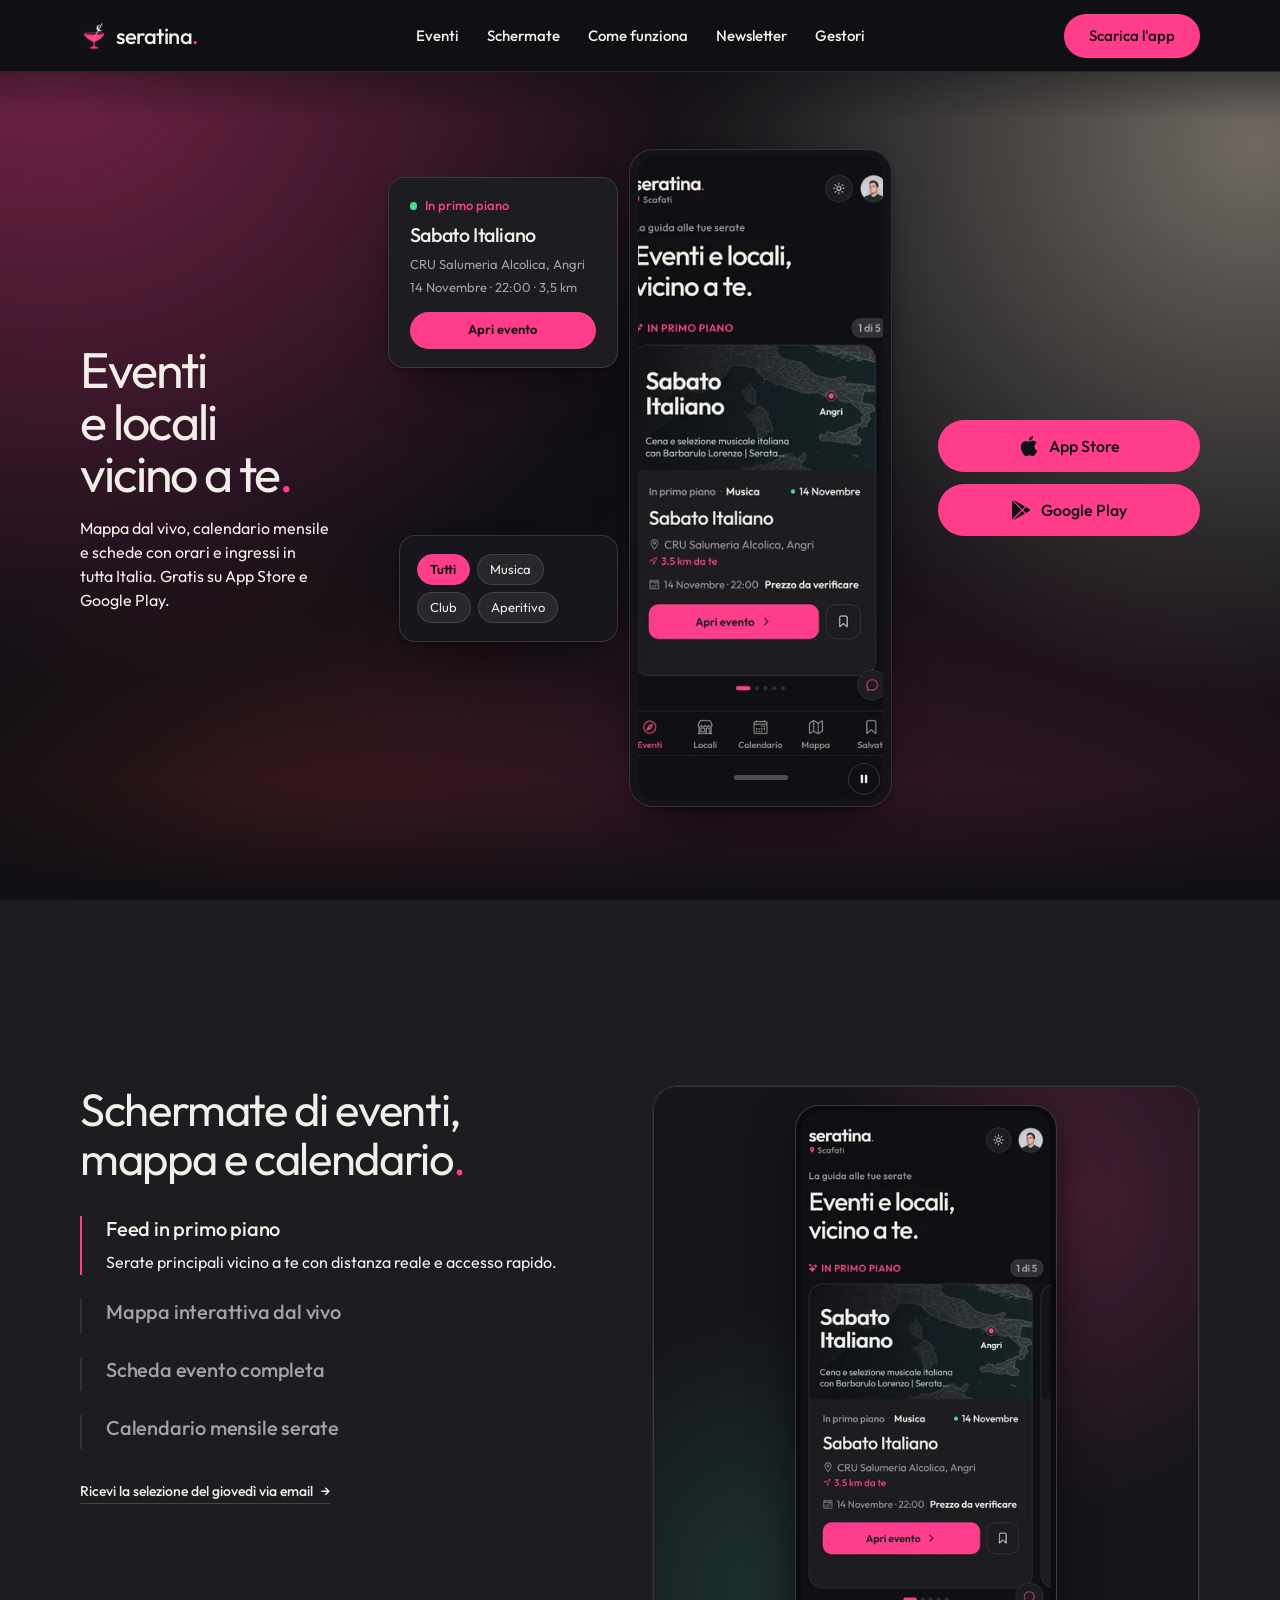
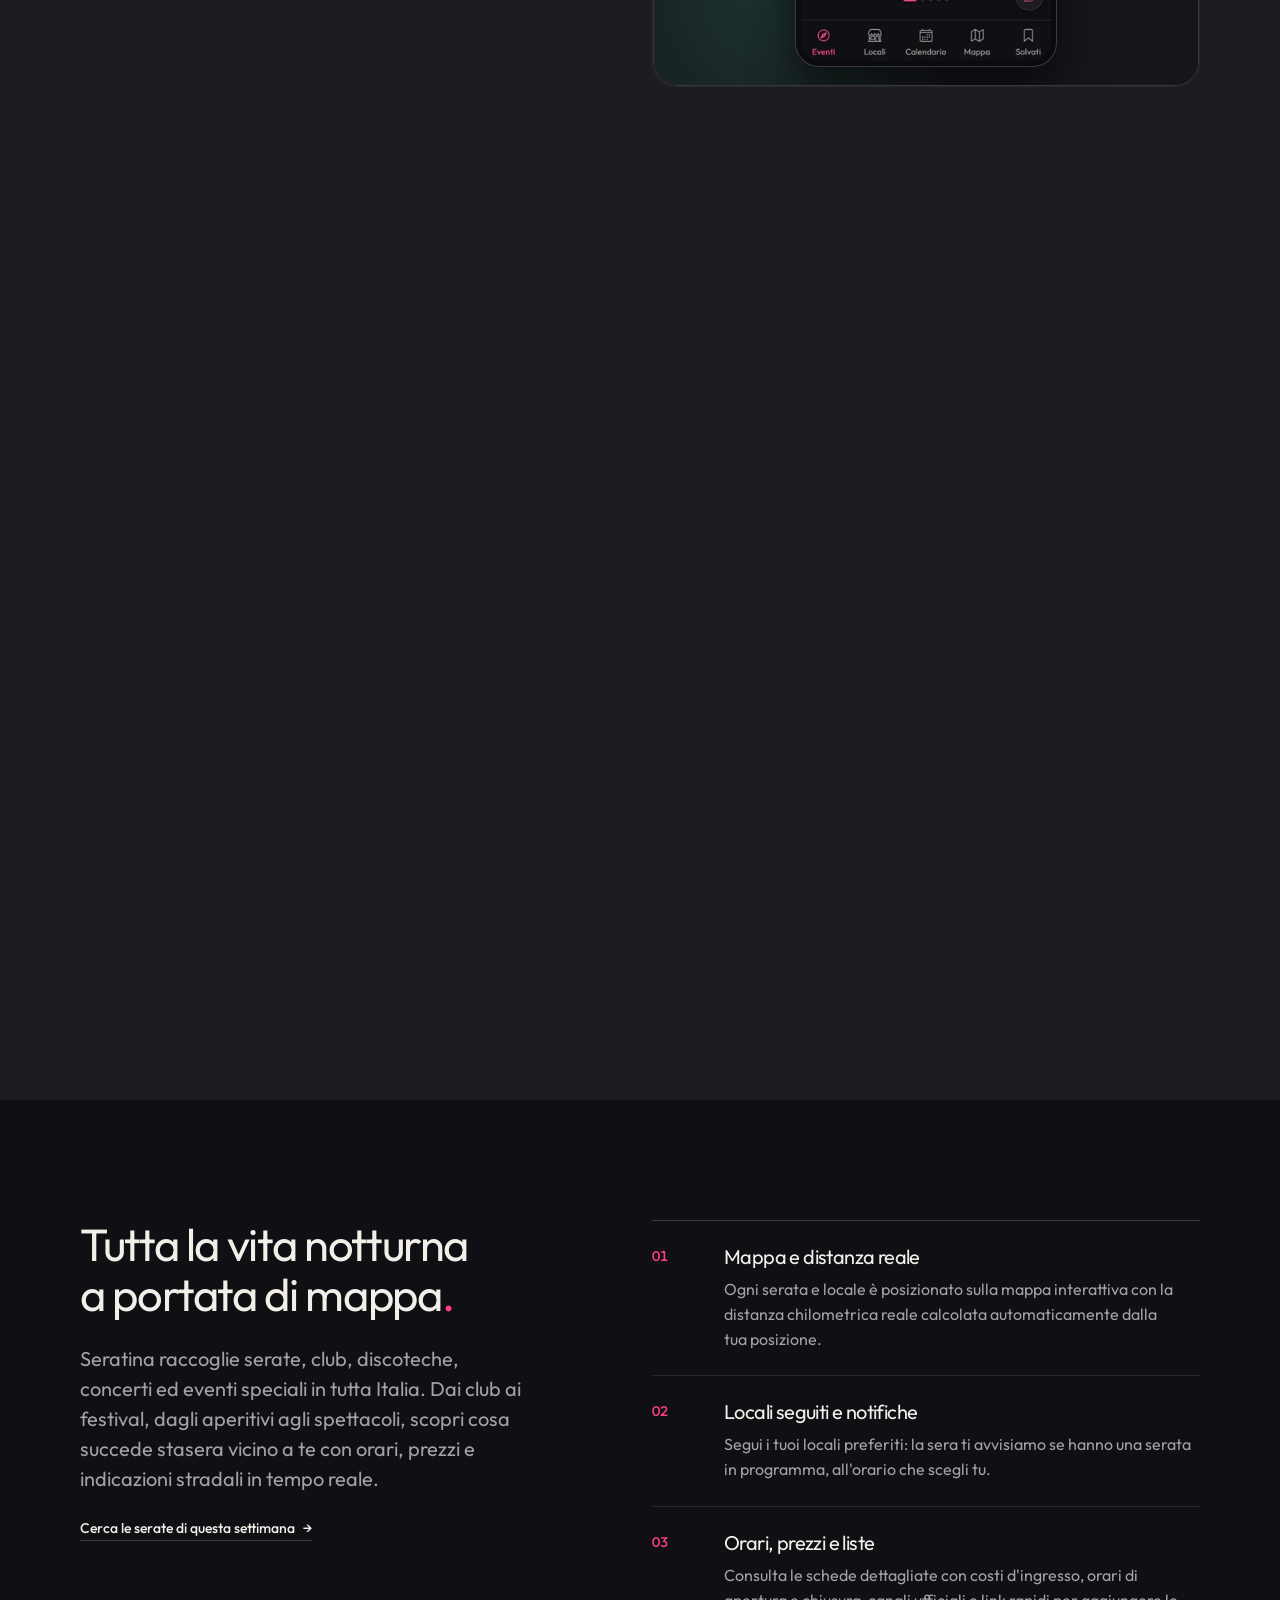
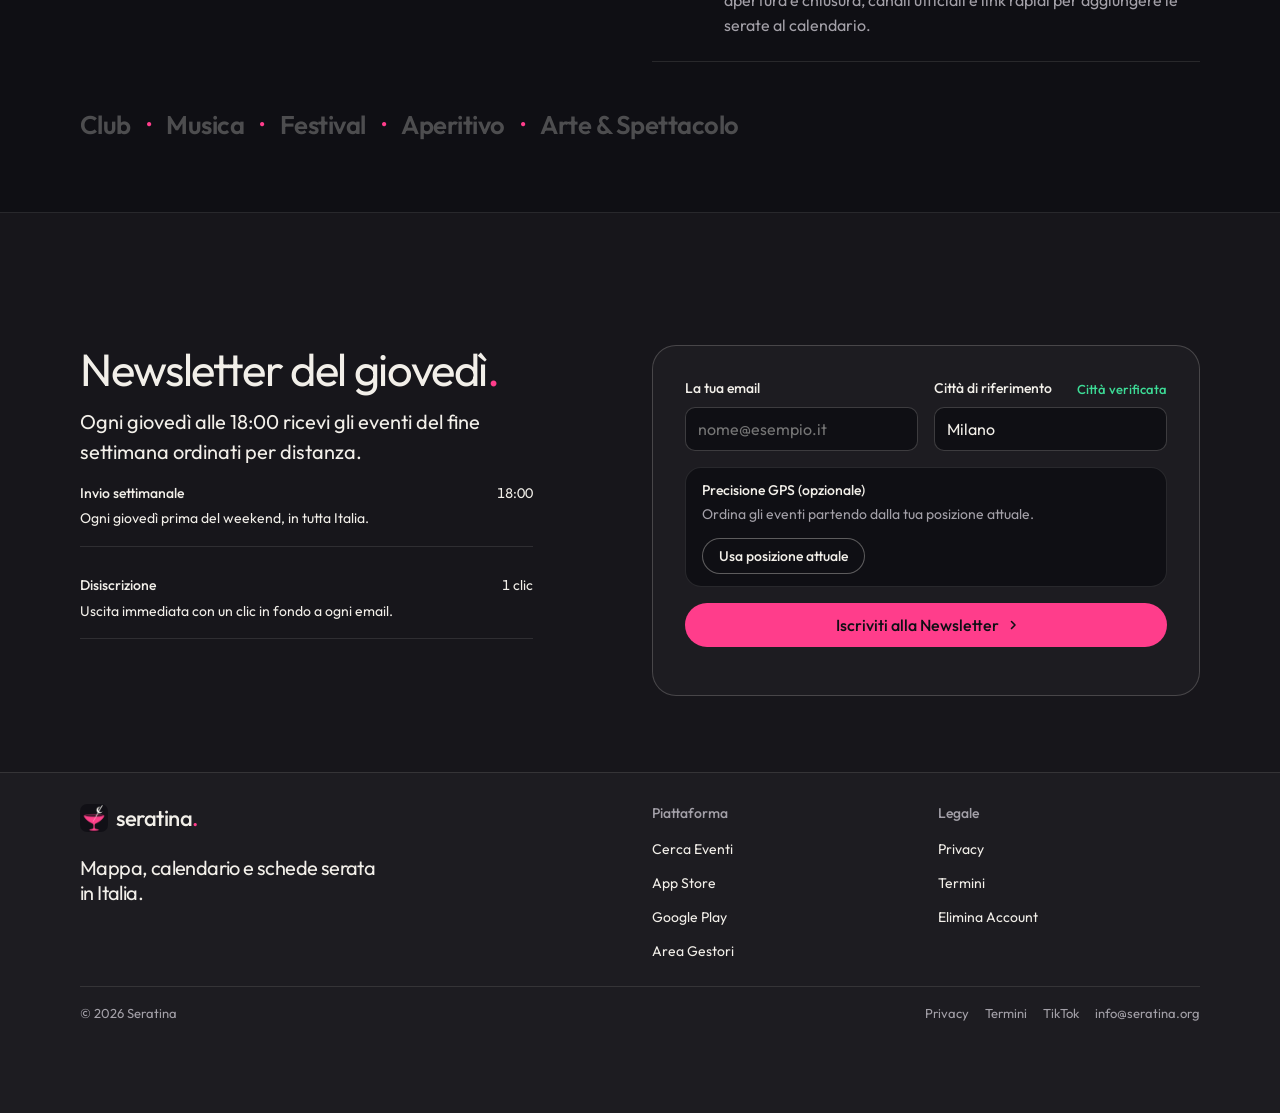
<file: index.html>
<!doctype html>
<html lang="it" data-type="software" data-radius="round" data-ground="sand" data-buttons="tonal" data-motion>
<head>
  <meta charset="utf-8">
  <!-- legacy share links (app <= v1.5.0): /?event=ID -> /eventi/ID -->
  <script>(function(){var id=new URLSearchParams(location.search).get('event');if(id)location.replace('/eventi/'+encodeURIComponent(id));})();</script>
  <meta name="viewport" content="width=device-width, initial-scale=1, viewport-fit=cover">
  <title>Seratina: eventi, club e locali vicino a te</title>
  <meta name="description" content="Mappa dal vivo, calendario mensile e schede complete di club, concerti ed eventi serali in Italia. Gratis su App Store e Google Play.">
  <link rel="canonical" href="https://seratina.org/">
  <meta property="og:type" content="website">
  <meta property="og:site_name" content="Seratina">
  <meta property="og:url" content="https://seratina.org/">
  <meta property="og:title" content="Seratina: eventi, club e locali vicino a te">
  <meta property="og:description" content="Mappa dal vivo, calendario mensile e schede con orari e ingressi in tutta Italia.">
  <meta property="og:image" content="https://seratina.org/assets/share.jpg">
  <meta name="twitter:card" content="summary_large_image">
  <meta name="twitter:title" content="Seratina: eventi, club e locali vicino a te">
  <meta name="twitter:description" content="Mappa dal vivo, calendario mensile e schede con orari e ingressi in tutta Italia.">
  <meta name="twitter:image" content="https://seratina.org/assets/share.jpg">
  <link rel="icon" type="image/png" href="assets/favicon.png">
  <meta name="theme-color" content="#0f0f14">
  <meta name="site-kind" content="software">
  <meta name="page-type" content="software">

  <script type="application/ld+json">
  {
    "@context": "https://schema.org",
    "@graph": [
      {
        "@type": "Organization",
        "@id": "https://seratina.org/#organization",
        "name": "Seratina",
        "url": "https://seratina.org/",
        "logo": "https://seratina.org/assets/logo.png",
        "description": "Piattaforma e applicazione mobile per scoprire eventi, club, discoteche e serate in tutta Italia.",
        "sameAs": [
          "https://www.tiktok.com/@seratina.org"
        ]
      },
      {
        "@type": "WebSite",
        "@id": "https://seratina.org/#website",
        "url": "https://seratina.org/",
        "name": "Seratina",
        "publisher": { "@id": "https://seratina.org/#organization" },
        "inLanguage": "it-IT"
      },
      {
        "@type": "SoftwareApplication",
        "@id": "https://seratina.org/#app",
        "name": "Seratina",
        "operatingSystem": "iOS, Android",
        "downloadUrl": [
          "https://apps.apple.com/it/app/seratina/id6830724999",
          "https://play.google.com/store/apps/details?id=com.seratinaclub.seratina"
        ],
        "applicationCategory": "EntertainmentApplication",
        "offers": {
          "@type": "Offer",
          "price": "0",
          "priceCurrency": "EUR"
        },
        "description": "Mappa live, calendario serate e schede con orari e ingressi di club e discoteche in tutta Italia.",
        "image": "https://seratina.org/assets/share.jpg",
        "screenshot": [
          "https://seratina.org/assets/screenshots/web-1-home-760.webp",
          "https://seratina.org/assets/screenshots/web-2-map-760.webp",
          "https://seratina.org/assets/screenshots/web-3-detail-760.webp",
          "https://seratina.org/assets/screenshots/web-4-calendar-760.webp"
        ]
      }
    ]
  }
  </script>

  <link rel="preconnect" href="https://fonts.googleapis.com">
  <link rel="preconnect" href="https://fonts.gstatic.com" crossorigin>
  <link href="https://fonts.googleapis.com/css2?family=Outfit:wght@400..700&family=DM+Mono:wght@400;500&display=swap" rel="stylesheet">

  <link rel="stylesheet" href="assets/system.css">
  <link rel="stylesheet" href="assets/motion/motion.css">
  <link rel="stylesheet" href="assets/backgrounds/backgrounds.css">
  <link rel="stylesheet" href="assets/layout/layout.css">
  <link rel="stylesheet" href="assets/moments/pinned-chapters/moment.css">

  <style>
    :root {
      --p-bg: #0f0f14; --p-surface: #1d1c21; --p-ink: #f2efe9; --p-muted: #a3a0a8;
      --p-accent: #ff3d8b; --p-accent-ink: #0f0f14; --p-action: #ff3d8b; --p-action-ink: #0f0f14;
      --p-inv-bg: #f2efe9; --p-inv-surface: #e0ddd8; --p-inv-ink: #0f0f14; --p-inv-muted: #5b5a5c;
      --p-inv-accent: #0f0f14; --p-inv-accent-ink: #f2efe9; --p-inv-action: #0f0f14; --p-inv-action-ink: #f2efe9;
      --font-display: "Outfit", system-ui, sans-serif;
      --font-text: "Outfit", system-ui, sans-serif;
      --font-mono: "DM Mono", ui-monospace, "SFMono-Regular", Menlo, Consolas, monospace;
      --display-weight: 400;
      --display-tracking: -0.03em;
      --display-tracking-xl: -0.04em;
      --seratina-mint: #3ddc97;
    }

    .dot-accent { color: var(--p-accent); }

    /* Brand logo in nav and footer */
    .nav__logo img {
      width: 28px;
      height: 28px;
      border-radius: 7px;
      flex: none;
    }
    .nav__link[aria-current="location"]::after {
      content: "";
      position: absolute;
      left: var(--s-3);
      right: var(--s-3);
      bottom: -2px;
      height: 2px;
      border-radius: 2px;
      background: currentColor;
    }

    /* Triptych hero collage pieces (inside .ly-collage only) */
    .ly-collage { container-type: inline-size; }
    .ly-collage .ly-piece {
      border: 1px solid rgba(242, 239, 233, 0.14);
      box-shadow: 0 2px 4px rgb(0 0 0 / .24), 0 24px 48px -20px rgb(0 0 0 / .65);
    }

    .ly-collage .pc-phone {
      background: #141319;
      border-radius: 4.4cqw;
      padding: 1.4cqw;
      display: flex;
      flex-direction: column;
    }
    .pc-phone__screen {
      width: 100%;
      flex: 1 1 0;
      min-height: 0;
      border-radius: 3.1cqw;
      overflow: hidden;
      background: #100f14;
      display: flex;
      flex-direction: column;
    }
    .pc-phone__screen img {
      width: 100%;
      flex: 1 1 0;
      min-height: 0;
      object-fit: cover;
      object-position: top center;
    }
    .pc-phone__chin {
      flex: none;
      height: 8cqw;
      background: #100f14;
      border-top: 1px solid rgba(242, 239, 233, 0.08);
      display: flex;
      align-items: center;
      justify-content: center;
    }
    .pc-phone__chin i {
      width: 22%;
      height: 0.9cqw;
      border-radius: 999px;
      background: rgba(242, 239, 233, 0.28);
      flex: none;
    }

    .ly-collage .pc-card {
      background: #1d1c21;
      color: #f2efe9;
      padding: 3.4cqw 3.8cqw;
      display: grid;
      align-content: start;
      gap: 1.8cqw;
      font: 400 max(13px, 2.1cqw)/1.35 var(--font-text);
    }
    .pc-card__kicker {
      display: flex;
      align-items: center;
      gap: 1.4cqw;
      font-size: max(13px, 1.85cqw);
      font-weight: 500;
      color: #ff3d8b;
    }
    .pc-card__kicker i {
      width: 1.4cqw;
      height: 1.4cqw;
      border-radius: 50%;
      background: #3ddc97;
    }
    .pc-card strong {
      font: 500 max(16px, 3.6cqw)/1.12 var(--font-display);
      letter-spacing: -0.02em;
      color: #f2efe9;
    }
    .pc-card__meta {
      font-size: max(13px, 1.9cqw);
      color: #a3a0a8;
      display: grid;
      gap: 0.9cqw;
    }
    .pc-card__btn {
      margin-top: 1cqw;
      padding: 1.8cqw 2.6cqw;
      border-radius: 999px;
      background: #ff3d8b;
      color: #0f0f14;
      font-weight: 600;
      font-size: max(13px, 2cqw);
      text-align: center;
    }

    .ly-collage .pc-pills {
      background: #17161c;
      color: #f2efe9;
      padding: 3.2cqw;
      display: grid;
      gap: 2cqw;
      font: 400 max(13px, 2cqw)/1.3 var(--font-text);
    }
    .pc-pills__row {
      display: flex;
      flex-wrap: wrap;
      gap: 1.4cqw;
    }
    .pc-pills__chip {
      padding: 1.1cqw 2.2cqw;
      border-radius: 999px;
      background: rgba(242, 239, 233, 0.08);
      border: 1px solid rgba(242, 239, 233, 0.14);
      font-size: max(13px, 1.85cqw);
      color: #f2efe9;
    }
    .pc-pills__chip.is-on {
      background: #ff3d8b;
      border-color: #ff3d8b;
      color: #0f0f14;
      font-weight: 600;
    }

    .ly-collage .pc-corner {
      background: #17161c;
      color: #f2efe9;
      padding: 3.4cqw 3.8cqw;
      display: grid;
      align-content: start;
      gap: 1.4cqw;
      font: 400 max(13px, 2cqw)/1.35 var(--font-text);
    }
    .pc-corner b { font-weight: 500; font-size: max(14px, 2.5cqw); color: #f2efe9; }
    .pc-corner span { color: #a3a0a8; font-size: max(13px, 1.9cqw); }
    .pc-calgrid {
      display: grid;
      grid-template-columns: repeat(7, 1fr);
      gap: 0.9cqw;
      text-align: center;
      font-size: max(13px, 1.8cqw);
      font-variant-numeric: tabular-nums;
    }
    .pc-calgrid span {
      padding: 0.9cqw 0;
      border-radius: 1.2cqw;
      color: #a3a0a8;
    }
    .pc-calgrid span.has-ev { color: #f2efe9; position: relative; }
    .pc-calgrid span.has-ev::after {
      content: "";
      display: block;
      width: 0.9cqw;
      height: 0.9cqw;
      margin: 0.4cqw auto 0;
      border-radius: 50%;
      background: #3ddc97;
    }
    .pc-calgrid span.is-sel {
      background: #ff3d8b;
      color: #0f0f14;
      font-weight: 600;
    }
    .pc-calgrid span.is-sel::after { background: #0f0f14; }

    @media (max-width: 639px) {
      .ly-collage .pc-card__meta { display: none; }
      .ly-collage .pc-pills__row > :nth-child(n+4) { display: none; }
    }

    /* Pinned chapters stage for vertical app screens (zero text overlays) */
    #anteprima .mo-pc__visual {
      background: #1d1c21;
      border: 1px solid rgba(242, 239, 233, 0.12);
      border-radius: var(--r-md);
      overflow: hidden;
    }
    #anteprima:not(.is-live) .mo-pc__visual {
      position: relative;
    }
    #anteprima.is-live .mo-pc__visuals {
      aspect-ratio: 10 / 11;
      max-height: calc(100svh - 96px);
      border-radius: var(--r-lg);
    }
    #anteprima.is-live .mo-pc__visual {
      position: absolute;
      inset: 0;
      border-radius: var(--r-lg);
    }
    .seratina-shot-stage {
      position: absolute;
      inset: 0;
      width: 100%;
      height: 100%;
      padding: clamp(12px, 1.8vw, 18px);
      display: flex;
      align-items: center;
      justify-content: center;
      overflow: hidden;
      background:
        radial-gradient(65% 75% at 78% 18%, rgba(255, 61, 139, 0.2), transparent 70%),
        radial-gradient(55% 65% at 18% 84%, rgba(61, 220, 151, 0.14), transparent 72%),
        #16151b;
    }
    .seratina-device {
      height: 100%;
      width: auto;
      min-height: 0;
      max-height: 100%;
      max-width: 100%;
      aspect-ratio: 320 / 689;
      padding: 5px;
      border-radius: 24px;
      background: #0b0b0f;
      border: 1px solid rgba(242, 239, 233, 0.2);
      box-shadow: 0 20px 44px rgba(0, 0, 0, 0.55);
      display: flex;
      flex: none;
    }
    .seratina-device img {
      width: 100%;
      height: 100%;
      min-height: 0;
      border-radius: 19px;
      object-fit: cover;
      object-position: top center;
      display: block;
    }
    /* Safety: non-pinned sections grow naturally rather than overflowing short viewports or file:// */
    main > section:not(.hero, .is-live),
    footer.closing {
      height: auto;
      min-height: calc(var(--h, 1) * 100svh);
    }
    /* Local file:// preview flows compactly without artificial 100svh dead air under sections */
    html.file-env main > section:not(.hero),
    html.file-env footer.closing {
      height: auto;
      min-height: 0;
    }
    html.file-env #anteprima {
      padding-block: 72px 64px;
    }
    html.file-env footer#newsletter {
      padding-block: 104px 0;
      --head-gap: 24px;
    }
    html.file-env footer.closing > .wrap {
      grid-template-rows: auto auto;
      row-gap: var(--s-9);
    }
    @media (max-width: 639px) {
      html.file-env footer#newsletter {
        padding-block: 64px 0;
      }
      html.file-env footer.closing > .wrap {
        row-gap: var(--s-7);
      }
    }
    html.file-env #newsletter .closing__links {
      padding-block: var(--s-6) var(--s-5);
    }
    html.file-env #newsletter .closing__links::before {
      bottom: 0;
    }

    @media (min-width: 640px) {
      #anteprima:not(.is-live) {
        --h: 1;
        --head-gap: 24px;
      }
      #anteprima:not(.is-live) .mo-pc__text { gap: var(--s-5); }
      #anteprima:not(.is-live) .mo-pc__steps {
        display: grid;
        grid-template-columns: repeat(2, minmax(0, 1fr));
        gap: var(--gutter);
        align-items: stretch;
      }
      #anteprima:not(.is-live) .mo-pc__step {
        display: flex;
        flex-direction: column;
        gap: var(--s-2);
        border-left: 0;
        border-top: 1px solid var(--line);
        padding: var(--s-4) 0 0;
        min-width: 0;
      }
      #anteprima:not(.is-live) .mo-pc__step h3 { grid-column: auto; align-self: auto; }
      #anteprima:not(.is-live) .mo-pc__step p { grid-column: auto; align-self: auto; max-width: none; }
      #anteprima:not(.is-live) .mo-pc__step .mo-pc__visual {
        grid-column: auto;
        grid-row: auto;
        flex: none;
        margin: auto 0 0;
        width: 100%;
        aspect-ratio: 3 / 4;
      }
    }
    @media (min-width: 1024px) {
      #anteprima:not(.is-live) .mo-pc__steps {
        grid-template-columns: repeat(4, minmax(0, 1fr));
      }
      #anteprima:not(.is-live) .mo-pc__step .mo-pc__visual {
        aspect-ratio: 2 / 3;
      }
    }
    @media (max-width: 639px) {
      #anteprima:not(.is-live) {
        --hm: 2;
        --head-gap: 20px;
      }
      #anteprima:not(.is-live) .mo-pc__text { gap: var(--s-5); }
      #anteprima:not(.is-live) .mo-pc__steps { gap: var(--s-5); }
      #anteprima:not(.is-live) .mo-pc__visual {
        width: 100%;
        aspect-ratio: 4 / 5;
        max-height: 310px;
      }
      #anteprima:not(.is-live) .seratina-shot-stage { padding: 12px 16px; }
      #anteprima:not(.is-live) .seratina-device {
        padding: 4px;
        border-radius: 18px;
      }
      #anteprima:not(.is-live) .seratina-device img { border-radius: 14px; }
    }

    /* Button height unity across <main> primary CTAs and crisp secondary button contrast */
    main .hero--triptych .hero__cta {
      flex-direction: column;
      align-items: stretch;
      justify-content: center;
      gap: var(--s-3);
    }
    .btn--store { justify-content: center; gap: 10px; }
    main .hero--triptych .hero__cta .btn--store { width: 100%; }
    .store-ico { width: 20px; height: 20px; flex: none; fill: currentColor; }
    main .hero--triptych .hero__cta .btn,
    main #newsletterSubmitBtn {
      height: 52px;
      font-size: var(--t-body);
    }
    #newsletterGpsBtn {
      border: 1px solid rgba(242, 239, 233, 0.34);
      background: #0f0f14;
      color: #f2efe9;
    }
    #newsletterGpsBtn:hover {
      background: #1d1c21;
      border-color: rgba(242, 239, 233, 0.55);
    }

    /* Newsletter closing band & autocomplete */
    #newsletter {
      overflow: clip;
      --head-gap: 24px;
      border-top: 0;
      /* between page bg (#scopri above) and surface (links band below) */
      background: color-mix(in oklab, var(--p-bg) 45%, var(--p-surface));
    }
    #newsletter > .wrap {
      row-gap: var(--s-8);
    }
    #newsletter .closing__cta {
      gap: 0;
      padding-block: var(--s-3);
    }
    #newsletter .section-head {
      max-width: none;
      margin-bottom: var(--s-4);
      gap: var(--s-3);
    }
    #newsletter .section-head p {
      max-width: 42ch;
    }
    #newsletter .closing__links {
      position: relative;
      z-index: 1;
      gap: var(--s-5);
      padding-top: var(--s-6);
      border-top: 0;
    }
    #newsletter .closing__links::before {
      content: "";
      position: absolute;
      top: 0;
      bottom: -100vh; /* clipped by #newsletter: reaches the footer's foot whatever its padding */
      left: -100vw;
      right: -100vw;
      background: var(--p-surface);
      border-top: 1px solid var(--line);
      z-index: -1;
      pointer-events: none;
    }
    #newsletter .footer__legal {
      margin-top: 0;
      padding-top: var(--s-4);
    }
    .newsletter-panel {
      background: var(--surface);
      border: 1px solid var(--line-strong);
      border-radius: var(--r-lg);
      padding: var(--s-6);
    }
    @media (max-height: 820px) and (min-width: 1024px) {
      #newsletter { --head-gap: 20px; }
      #newsletter > .wrap { row-gap: var(--s-7); }
      #newsletter .closing__cta { padding-block: 0; }
      #newsletter .rows > li { padding-block: 10px; }
      #newsletter .newsletter-panel { padding: var(--s-5); }
      #newsletter .closing__links { gap: var(--s-4); padding-top: var(--s-4); }
    }
    @media (min-width: 640px) and (max-width: 1023px) {
      #newsletter { --head-gap: 24px; }
      #newsletter .rows > li { padding-block: 10px; }
    }
    @media (max-width: 639px) {
      main .hero--triptych .hero__cta .btn,
      main #newsletterSubmitBtn {
        height: 48px;
      }
      #newsletterGpsBtn {
        width: 100%;
        height: 48px;
        font-size: var(--t-body);
      }
      #newsletter { --head-gap: 14px; }
      #newsletter > .wrap { row-gap: var(--s-5); }
      #newsletter .grid { row-gap: 10px; }
      #newsletter .rows { display: none; }
      #newsletter .newsletter-panel { padding: 14px; }
      #newsletter .form { gap: 10px; }
      #newsletter .gps-box { padding: 10px 12px; gap: 8px; }
      #newsletter .gps-box__desc { display: none; }
      #newsletter .closing__links { gap: var(--s-4); padding-top: var(--s-4); }
    }

    /* #scopri: editorial split (head left, ruled numbered list right), genre strip at the foot */
    #scopri { border-bottom: 1px solid var(--line); height: auto; min-height: 0; }
    #scopri > .wrap { height: auto; }
    #scopri .scopri { gap: var(--s-7); }
    #scopri .scopri__top { align-items: start; }
    #scopri .scopri__head { display: grid; gap: var(--s-5); align-content: start; }
    #scopri .scopri__lede { color: var(--muted); font-size: var(--t-lead); line-height: 1.5; max-width: 46ch; }
    #scopri .scopri__list { list-style: none; padding: 0; border-top: 1px solid var(--line-strong); }
    #scopri .scopri__list li {
      display: grid;
      grid-template-columns: 56px 1fr;
      column-gap: var(--s-4);
      row-gap: var(--s-2);
      padding-block: var(--s-5);
      border-bottom: 1px solid var(--line);
    }
    #scopri .scopri__num {
      grid-row: span 2;
      font: 500 var(--t-small)/1.6 var(--font-text);
      font-variant-numeric: tabular-nums;
      color: var(--p-accent);
    }
    #scopri .scopri__list h3 { font-size: var(--t-card); }
    #scopri .scopri__list p { color: var(--muted); line-height: 1.55; max-width: 52ch; }
    #scopri .scopri__genres {
      list-style: none;
      padding: 0;
      display: flex;
      flex-wrap: wrap;
      gap: var(--s-2) var(--s-4);
      font-family: var(--font-display);
      font-size: clamp(20px, 2vw, 30px);
      font-weight: 600;
      letter-spacing: -0.02em;
      line-height: 1.15;
      color: color-mix(in oklab, var(--ink) 28%, transparent);
    }
    #scopri .scopri__genres li:not(:last-child)::after {
      content: "·";
      margin-left: var(--s-4);
      color: var(--p-accent);
    }
    @media (max-width: 1023px) {
      #scopri .scopri__list { margin-top: var(--s-6); }
    }
    @media (max-width: 639px) {
      #scopri .scopri { gap: var(--s-5); }
      #scopri .scopri__list li { grid-template-columns: 40px 1fr; padding-block: var(--s-4); }
      #scopri .scopri__genres { gap: var(--s-1) var(--s-3); }
      #scopri .scopri__genres li:not(:last-child)::after { margin-left: var(--s-3); }
    }
    .field--city { position: relative; }
    .city-label-row {
      display: flex;
      align-items: center;
      justify-content: space-between;
      gap: var(--s-2);
    }
    .city-badge {
      font-size: var(--t-label);
      color: var(--seratina-mint);
      font-weight: 500;
    }
    .city-dropdown {
      position: absolute;
      left: 0;
      right: 0;
      top: calc(100% + 6px);
      z-index: 30;
      max-height: 224px;
      overflow-y: auto;
      background: #141319;
      border: 1px solid var(--line-strong);
      border-radius: var(--r-md);
      box-shadow: 0 18px 40px rgba(0, 0, 0, 0.55);
    }
    .city-dropdown__head {
      padding: 8px 14px;
      font-size: var(--t-label);
      color: var(--muted);
      border-bottom: 1px solid var(--line);
      display: flex;
      justify-content: space-between;
    }
    .city-dropdown__item {
      width: 100%;
      padding: 10px 14px;
      min-height: 44px;
      background: transparent;
      border: 0;
      border-bottom: 1px solid var(--line);
      color: var(--ink);
      font-size: var(--t-small);
      text-align: left;
      cursor: pointer;
      display: flex;
      align-items: center;
      justify-content: space-between;
      gap: 8px;
    }
    .city-dropdown__item:hover,
    .city-dropdown__item:focus-visible {
      background: rgba(255, 61, 139, 0.14);
    }
    .city-dropdown__empty {
      padding: 12px 14px;
      font-size: var(--t-small);
      color: var(--muted);
    }
    .gps-box {
      grid-column: 1 / -1;
      display: flex;
      flex-wrap: wrap;
      align-items: center;
      justify-content: space-between;
      gap: var(--s-3);
      padding: var(--s-3) var(--s-4);
      border-radius: var(--r-md);
      background: var(--bg);
      border: 1px solid var(--line);
    }
    .gps-box.is-active {
      border-color: color-mix(in oklab, var(--seratina-mint) 55%, transparent);
    }
    .gps-box__title {
      font-size: var(--t-small);
      font-weight: 500;
      color: var(--ink);
      display: flex;
      align-items: center;
      gap: var(--s-2);
    }
    .gps-box__pill {
      padding: 2px 8px;
      border-radius: 999px;
      font-size: var(--t-label);
      background: rgba(61, 220, 151, 0.16);
      color: var(--seratina-mint);
    }
    .gps-box__desc {
      font-size: var(--t-small);
      color: var(--muted);
      margin-top: 2px;
    }
    .form__status--ok { color: var(--seratina-mint); }
    .form__status--err { color: #ff6b7a; }

  </style>

  <script>if(location.protocol==='file:')document.documentElement.classList.add('file-env');document.documentElement.classList.add('m-enter');setTimeout(()=>document.documentElement.classList.add('m-enter-done'),700)</script>
  <script>document.documentElement.classList.add('mo-js');setTimeout(()=>document.documentElement.classList.add('mo-safe'),2500)</script>
  <link rel="modulepreload" href="assets/moments/moments.js">
  <link rel="modulepreload" href="assets/moments/lib.js">
  <link rel="modulepreload" href="assets/moments/pinned-chapters/moment.js">
  <script defer src="/assets/analytics.js"></script>
</head>
<body>
<!-- type: software
     deal: hero triptych, nav nav-centre, close close-type, footer footer-columns, rhythm dark-band, buttons tonal, logo client, grounds bg-mist/surface/plain
     moments: pinned-chapters (#anteprima) -->

<header class="nav nav--centre">
  <div class="wrap nav__bar">
    <a class="skip-link" href="#top">Vai al contenuto</a>
    <a class="nav__logo" href="#top">
      <img src="assets/logo.png" alt="" width="28" height="28">
      <span>seratina<span class="dot-accent">.</span></span>
    </a>
    <nav class="nav__links" aria-label="Principale">
      <div class="nav__item"><a class="nav__link" href="eventi.html">Eventi</a></div>
      <div class="nav__item"><a class="nav__link" href="#anteprima">Schermate</a></div>
      <div class="nav__item"><a class="nav__link" href="#scopri">Come funziona</a></div>
      <div class="nav__item"><a class="nav__link" href="#newsletter">Newsletter</a></div>
      <div class="nav__item"><a class="nav__link" href="gestori.html">Gestori</a></div>
    </nav>
    <div class="nav__actions">
      <a class="btn btn--primary" href="#scarica">Scarica l'app</a>
    </div>
    <button class="nav__toggle" type="button" aria-expanded="false" aria-label="Menu">
      <svg width="18" height="18" viewBox="0 0 18 18" aria-hidden="true">
        <path d="M2 5h14M2 13h14" stroke="currentColor" stroke-width="1.6" stroke-linecap="round"/>
      </svg>
    </button>
  </div>
</header>

<main id="top">
  <!-- 1. Hero (triptych, 100svh) -->
  <section class="hero hero--triptych bg-mist" id="scarica" data-enter aria-labelledby="hero-h">
    <div class="wrap">
      <div class="hero-text grid hero__grid">
        <div class="span-3">
          <h1 id="hero-h">Eventi e locali vicino a te<span class="dot-accent">.</span></h1>
          <p class="hero__lead">Mappa dal vivo, calendario mensile e schede con orari e ingressi in tutta Italia. Gratis su App Store e Google Play.</p>
        </div>

        <div class="ly-collage span-6 start-4" role="img" aria-label="Anteprime reali dell'app Seratina: home eventi, mappa interattiva e calendario serate">
          <!-- Set 1: Home -->
          <div class="ly-collage__set is-on">
            <div class="ly-piece pc-phone" style="left: 48%; top: 4%; width: 48%; height: 92%">
              <div class="pc-phone__screen">
                <img
                  src="assets/screenshots/web-1-home-320.webp"
                  srcset="assets/screenshots/web-1-home-320.webp 320w, assets/screenshots/web-1-home-560.webp 560w"
                  sizes="(max-width: 639px) 180px, 310px"
                  alt=""
                  width="320"
                  height="689"
                  fetchpriority="high">
                <div class="pc-phone__chin" aria-hidden="true"><i></i></div>
              </div>
            </div>
            <div class="ly-piece pc-card" style="left: 4%; top: 8%; width: 42%">
              <span class="pc-card__kicker"><i></i>In primo piano</span>
              <strong>Sabato Italiano</strong>
              <div class="pc-card__meta">
                <span>CRU Salumeria Alcolica, Angri</span>
                <span>14 Novembre · 22:00 · 3,5 km</span>
              </div>
              <span class="pc-card__btn">Apri evento</span>
            </div>
            <div class="ly-piece pc-pills" style="left: 6%; top: 58%; width: 40%">
              <span class="pc-pills__row">
                <span class="pc-pills__chip is-on">Tutti</span>
                <span class="pc-pills__chip">Musica</span>
                <span class="pc-pills__chip">Club</span>
                <span class="pc-pills__chip">Aperitivo</span>
              </span>
            </div>
          </div>

          <!-- Set 2: Mappa -->
          <div class="ly-collage__set" aria-hidden="true">
            <div class="ly-piece pc-phone" style="left: 4%; top: 4%; width: 46%; height: 92%">
              <div class="pc-phone__screen">
                <img
                  src="assets/screenshots/web-2-map-320.webp"
                  srcset="assets/screenshots/web-2-map-320.webp 320w, assets/screenshots/web-2-map-560.webp 560w"
                  sizes="(max-width: 639px) 160px, 290px"
                  alt=""
                  width="320"
                  height="689">
                <div class="pc-phone__chin" aria-hidden="true"><i></i></div>
              </div>
            </div>
            <div class="ly-piece pc-card" style="left: 48%; top: 12%; width: 48%">
              <span class="pc-card__kicker"><i></i>3,5 km da te</span>
              <strong>Sunday Brunch Club</strong>
              <div class="pc-card__meta">
                <span>Via Giudici, 1 · Angri</span>
                <span>Domenica 15 Nov · €30</span>
              </div>
            </div>
            <div class="ly-piece pc-corner" style="left: 48%; top: 52%; width: 48%">
              <b>Mappa per distanza</b>
              <span>Pin filtrabili per categoria, date e raggio attorno alla tua posizione.</span>
            </div>
          </div>

          <!-- Set 3: Calendario -->
          <div class="ly-collage__set" aria-hidden="true">
            <div class="ly-piece pc-phone" style="left: 4%; top: 4%; width: 46%; height: 92%">
              <div class="pc-phone__screen">
                <img
                  src="assets/screenshots/web-4-calendar-320.webp"
                  srcset="assets/screenshots/web-4-calendar-320.webp 320w, assets/screenshots/web-4-calendar-560.webp 560w"
                  sizes="(max-width: 639px) 160px, 290px"
                  alt=""
                  width="320"
                  height="689">
                <div class="pc-phone__chin" aria-hidden="true"><i></i></div>
              </div>
            </div>
            <div class="ly-piece pc-card" style="left: 48%; top: 10%; width: 48%">
              <span class="pc-card__kicker"><i></i>Novembre 2026</span>
              <div class="pc-calgrid">
                <span>9</span><span>10</span><span class="is-sel">11</span><span class="has-ev">12</span><span class="has-ev">13</span><span class="has-ev">14</span><span class="has-ev">15</span>
              </div>
            </div>
            <div class="ly-piece pc-corner" style="left: 48%; top: 48%; width: 48%">
              <b>Esporta nel calendario</b>
              <span>Promemoria, indicazioni stradali e biglietti in un'unica scheda.</span>
            </div>
          </div>
        </div>

        <div class="span-3 start-10 hero__cta">
          <a class="btn btn--primary btn--store" href="https://apps.apple.com/it/app/seratina/id6830724999" data-track="store_badge_clicked" data-store="ios" target="_blank" rel="noopener noreferrer">
            <svg class="store-ico" viewBox="0 0 24 24" aria-hidden="true"><path d="M12.152 6.896c-.948 0-2.415-1.078-3.96-1.04-2.04.027-3.91 1.183-4.961 3.014-2.117 3.675-.546 9.103 1.519 12.09 1.013 1.454 2.208 3.09 3.792 3.039 1.52-.065 2.09-.987 3.935-.987 1.831 0 2.35.987 3.96.948 1.637-.026 2.676-1.48 3.676-2.948 1.156-1.688 1.636-3.325 1.662-3.415-.039-.013-3.182-1.221-3.22-4.857-.026-3.04 2.48-4.494 2.597-4.559-1.429-2.09-3.623-2.324-4.39-2.376-2-.156-3.675 1.09-4.61 1.09zM15.53 3.83c.843-1.012 1.4-2.427 1.245-3.83-1.207.052-2.662.805-3.532 1.818-.78.896-1.454 2.338-1.273 3.714 1.338.104 2.715-.688 3.559-1.701"/></svg><span>App Store</span>
          </a>
          <a class="btn btn--primary btn--store" href="https://play.google.com/store/apps/details?id=com.seratinaclub.seratina" data-track="store_badge_clicked" data-store="android" target="_blank" rel="noopener noreferrer">
            <svg class="store-ico" viewBox="0 0 24 24" aria-hidden="true"><path d="M22.018 13.298l-3.919 2.218-3.515-3.493 3.543-3.521 3.891 2.202a1.49 1.49 0 0 1 0 2.594zM1.337.924a1.486 1.486 0 0 0-.112.568v21.017c0 .217.045.419.124.6l11.155-11.087L1.337.924zm12.207 10.065l3.258-3.238L3.45.195a1.466 1.466 0 0 0-.946-.179l11.04 10.973zm0 2.067l-11 10.933c.298.036.612-.016.906-.183l13.324-7.54-3.23-3.21z"/></svg><span>Google Play</span>
          </a>
        </div>
      </div>
    </div>
  </section>

  <!-- 2. Dealt Moment: pinned-chapters (#anteprima, 2 screens) -->
  <section class="section ground-surface" id="anteprima" style="--h: 2" data-moment="pinned-chapters" aria-labelledby="anteprima-h">
    <div class="wrap mo-pc__grid">
      <div class="mo-pc__text">
        <h2 id="anteprima-h">Schermate di eventi, mappa e calendario<span class="dot-accent">.</span></h2>
        <ol class="mo-pc__steps">
          <li class="mo-pc__step">
            <h3>Feed in primo piano</h3>
            <p>Serate principali vicino a te con distanza reale e accesso rapido.</p>
            <figure class="mo-pc__visual">
              <div class="seratina-shot-stage">
                <div class="seratina-device">
                  <img
                    src="assets/screenshots/web-1-home-320.webp"
                    srcset="assets/screenshots/web-1-home-320.webp 320w, assets/screenshots/web-1-home-560.webp 560w, assets/screenshots/web-1-home-760.webp 760w"
                    sizes="(max-width: 639px) 180px, 320px"
                    alt="Schermata Eventi dell'app Seratina con carosello in primo piano"
                    width="320"
                    height="689"
                    loading="lazy">
                </div>
              </div>
            </figure>
          </li>

          <li class="mo-pc__step">
            <h3>Mappa interattiva dal vivo</h3>
            <p>Locali ed eventi su mappa scura con filtri per categoria e data.</p>
            <figure class="mo-pc__visual">
              <div class="seratina-shot-stage">
                <div class="seratina-device">
                  <img
                    src="assets/screenshots/web-2-map-320.webp"
                    srcset="assets/screenshots/web-2-map-320.webp 320w, assets/screenshots/web-2-map-560.webp 560w, assets/screenshots/web-2-map-760.webp 760w"
                    sizes="(max-width: 639px) 180px, 320px"
                    alt="Schermata Mappa di Seratina con pin interattivi ed evento selezionato"
                    width="320"
                    height="689"
                    loading="lazy">
                </div>
              </div>
            </figure>
          </li>

          <li class="mo-pc__step">
            <h3>Scheda evento completa</h3>
            <p>Orari, indicazioni, costo d'ingresso e aggiunta al calendario.</p>
            <figure class="mo-pc__visual">
              <div class="seratina-shot-stage">
                <div class="seratina-device">
                  <img
                    src="assets/screenshots/web-3-detail-320.webp"
                    srcset="assets/screenshots/web-3-detail-320.webp 320w, assets/screenshots/web-3-detail-560.webp 560w, assets/screenshots/web-3-detail-760.webp 760w"
                    sizes="(max-width: 639px) 180px, 320px"
                    alt="Schermata dettaglio evento Seratina con orario, indicazioni stradali e prezzo"
                    width="320"
                    height="689"
                    loading="lazy">
                </div>
              </div>
            </figure>
          </li>

          <li class="mo-pc__step">
            <h3>Calendario mensile serate</h3>
            <p>Giorni contrassegnati ed elenco ordinato delle prossime date.</p>
            <figure class="mo-pc__visual">
              <div class="seratina-shot-stage">
                <div class="seratina-device">
                  <img
                    src="assets/screenshots/web-4-calendar-320.webp"
                    srcset="assets/screenshots/web-4-calendar-320.webp 320w, assets/screenshots/web-4-calendar-560.webp 560w, assets/screenshots/web-4-calendar-760.webp 760w"
                    sizes="(max-width: 639px) 180px, 320px"
                    alt="Schermata Calendario Seratina con giorni evidenziati ed elenco serate"
                    width="320"
                    height="689"
                    loading="lazy">
                </div>
              </div>
            </figure>
          </li>
        </ol>
        <p class="t-small"><a class="link" href="#newsletter">Ricevi la selezione del giovedì via email</a></p>
      </div>
      <div class="mo-pc__visuals frame"></div>
    </div>
  </section>

  <!-- 2.5 Guida Seratina & Vita Notturna in Italia -->
  <section class="section" id="scopri" aria-labelledby="scopri-h">
    <div class="wrap scopri">
      <div class="grid scopri__top">
        <div class="span-5 scopri__head">
          <h2 id="scopri-h">Tutta la vita notturna a portata di mappa<span class="dot-accent">.</span></h2>
          <p class="scopri__lede">Seratina raccoglie serate, club, discoteche, concerti ed eventi speciali in tutta Italia. Dai club ai festival, dagli aperitivi agli spettacoli, scopri cosa succede stasera vicino a te con orari, prezzi e indicazioni stradali in tempo reale.</p>
          <p class="t-small"><a class="link" href="eventi.html">Cerca le serate di questa settimana</a></p>
        </div>

        <ol class="span-6 start-7 scopri__list">
          <li>
            <span class="scopri__num" aria-hidden="true">01</span>
            <h3>Mappa e distanza reale</h3>
            <p>Ogni serata e locale è posizionato sulla mappa interattiva con la distanza chilometrica reale calcolata automaticamente dalla tua posizione.</p>
          </li>
          <li>
            <span class="scopri__num" aria-hidden="true">02</span>
            <h3>Locali seguiti e notifiche</h3>
            <p>Segui i tuoi locali preferiti: la sera ti avvisiamo se hanno una serata in programma, all'orario che scegli tu.</p>
          </li>
          <li>
            <span class="scopri__num" aria-hidden="true">03</span>
            <h3>Orari, prezzi e liste</h3>
            <p>Consulta le schede dettagliate con costi d'ingresso, orari di apertura e chiusura, canali ufficiali e link rapidi per aggiungere le serate al calendario.</p>
          </li>
        </ol>
      </div>

      <ul class="scopri__genres" aria-label="Categorie di eventi su Seratina">
        <li>Club</li><li>Musica</li><li>Festival</li><li>Aperitivo</li><li>Arte &amp; Spettacolo</li>
      </ul>
    </div>
  </section>

</main>

<!-- 3. Newsletter & Footer (closing, 1 screen) -->
<footer class="footer closing" id="newsletter" aria-labelledby="newsletter-h">
  <div class="wrap">
    <div class="closing__cta">
      <div class="grid grid--top">
        <div class="span-5 stack-4 newsletter-copy">
          <div class="section-head">
            <h2 id="newsletter-h">Newsletter del giovedì<span class="dot-accent">.</span></h2>
            <p>Ogni giovedì alle 18:00 ricevi gli eventi del fine settimana ordinati per distanza.</p>
          </div>
          <ul class="rows">
            <li><span class="rows__name">Invio settimanale</span><p>Ogni giovedì prima del weekend, in tutta Italia.</p><span class="rows__value">18:00</span></li>
            <li><span class="rows__name">Disiscrizione</span><p>Uscita immediata con un clic in fondo a ogni email.</p><span class="rows__value">1 clic</span></li>
          </ul>
        </div>

        <div class="span-6 start-7 newsletter-panel">
          <form id="newsletterForm" class="seratina-form form" data-endpoint="https://seratina-be-265028543407.europe-west8.run.app/newsletter/subscribe" novalidate>
            <div class="field">
              <label for="newsletterEmail">La tua email</label>
              <input
                type="email"
                id="newsletterEmail"
                name="email"
                autocomplete="email"
                inputmode="email"
                placeholder="nome@esempio.it"
                required
                aria-describedby="newsletterEmailErr">
              <p class="field__error" id="newsletterEmailErr" hidden>Inserisci un indirizzo email valido.</p>
            </div>

            <div class="field field--city">
              <label for="newsletterCityInput" class="city-label-row">
                <span>Città di riferimento</span>
                <span id="cityStatusBadge" class="city-badge" hidden>Città verificata</span>
              </label>
              <input
                type="text"
                id="newsletterCityInput"
                name="city"
                autocomplete="address-level2"
                placeholder="Scrivi comune (es. Milano, Napoli, Roma)"
                value="Milano"
                required
                aria-describedby="newsletterCityErr">
              <input type="hidden" id="selectedCityValue" value="Milano">
              <div id="cityDropdown" class="city-dropdown" hidden></div>
              <p class="field__error" id="newsletterCityErr" hidden>Seleziona un comune italiano valido.</p>
            </div>

            <div class="gps-box" id="gpsContainer">
              <div>
                <p class="gps-box__title" id="gpsTitle">
                  <span>Precisione GPS (opzionale)</span>
                  <span id="gpsActivePill" class="gps-box__pill" hidden>Attivo</span>
                </p>
                <p class="gps-box__desc" id="gpsDescription">Ordina gli eventi partendo dalla tua posizione attuale.</p>
              </div>
              <button type="button" id="newsletterGpsBtn" class="btn btn--secondary btn--sm">
                <span id="gpsBtnText">Usa posizione attuale</span>
              </button>
            </div>

            <div class="btn-row">
              <button type="submit" id="newsletterSubmitBtn" class="btn btn--primary" style="width: 100%">
                <span>Iscriviti alla Newsletter</span>
                <svg class="m-arrow" viewBox="0 0 12 12" aria-hidden="true"><path class="m-arrow__stem" d="M1 6h8"/><path class="m-arrow__head" d="M4.5 2.5 8 6l-3.5 3.5"/></svg>
              </button>
            </div>

            <p id="newsletterFeedback" class="form__status" role="status" data-form-status></p>
          </form>
        </div>
      </div>
    </div>

    <div class="closing__links">
      <div class="grid">
        <div class="span-4 stack-4">
          <a class="nav__logo" href="#top">
            <img src="assets/logo.png" alt="" width="28" height="28" loading="lazy">
            <span>seratina<span class="dot-accent">.</span></span>
          </a>
          <p class="footer__lede">Mappa, calendario e schede serata in Italia.</p>
        </div>

        <div class="span-3 start-7 footer__col">
          <h3>Piattaforma</h3>
          <ul>
            <li><a href="eventi.html">Cerca Eventi</a></li>
            <li><a href="https://apps.apple.com/it/app/seratina/id6830724999" data-track="store_badge_clicked" data-store="ios" target="_blank" rel="noopener noreferrer">App Store</a></li>
            <li><a href="https://play.google.com/store/apps/details?id=com.seratinaclub.seratina" data-track="store_badge_clicked" data-store="android" target="_blank" rel="noopener noreferrer">Google Play</a></li>
            <li><a href="gestori.html">Area Gestori</a></li>
          </ul>
        </div>

        <div class="span-3 start-10 footer__col">
          <h3>Legale</h3>
          <ul>
            <li><a href="privacy.html">Privacy</a></li>
            <li><a href="terms.html">Termini</a></li>
            <li><a href="delete-account.html">Elimina Account</a></li>
          </ul>
        </div>
      </div>

      <div class="footer__legal">
        <span>&copy; 2026 Seratina</span>
        <div class="footer__legal-links" style="display:flex;flex-wrap:wrap;gap:0 16px;align-items:center;">
          <a href="privacy.html">Privacy</a>
          <a href="terms.html">Termini</a>
          <a href="https://www.tiktok.com/@seratina.org" target="_blank" rel="noopener noreferrer">TikTok</a>
          <a href="mailto:info@seratina.org">info@seratina.org</a>
        </div>
      </div>
    </div>
  </div>
</footer>

<script type="module" src="assets/system.js"></script>
<script type="module" src="assets/motion/motion.js"></script>
<script type="module" src="assets/layout/layout.js"></script>

<!-- Newsletter JSON + Nominatim + GPS (runs in capture phase before system.js form handler so JSON POST works cleanly) -->
<script>
  (function initNewsletter() {
    const form = document.getElementById('newsletterForm');
    if (!form) return;

    const emailInput = document.getElementById('newsletterEmail');
    const emailErr = document.getElementById('newsletterEmailErr');
    const cityInput = document.getElementById('newsletterCityInput');
    const cityErr = document.getElementById('newsletterCityErr');
    const cityHidden = document.getElementById('selectedCityValue');
    const cityDropdown = document.getElementById('cityDropdown');
    const cityStatusBadge = document.getElementById('cityStatusBadge');

    const gpsBtn = document.getElementById('newsletterGpsBtn');
    const gpsBtnText = document.getElementById('gpsBtnText');
    const gpsActivePill = document.getElementById('gpsActivePill');
    const gpsDescription = document.getElementById('gpsDescription');
    const gpsContainer = document.getElementById('gpsContainer');

    const feedback = document.getElementById('newsletterFeedback');
    const submitBtn = document.getElementById('newsletterSubmitBtn');

    let userCoords = null;
    let cityCoords = { latitude: 45.4642, longitude: 9.1896 };
    let validSelectedCity = 'Milano';
    let debounceTimer = null;
    let abortController = null;

    const CITY_TYPES = new Set(['city', 'town', 'village', 'municipality', 'hamlet', 'suburb']);
    const REJECTED_TYPES = new Set(['country', 'state', 'region', 'county', 'continent', 'sea', 'ocean', 'water', 'island']);

    function isOnlyItalianCity(item) {
      const addr = item.address || {};
      const addresstype = (item.addresstype || '').toLowerCase();
      const type = (item.type || '').toLowerCase();
      if (REJECTED_TYPES.has(addresstype) || REJECTED_TYPES.has(type)) return false;
      const cityName = addr.city || addr.town || addr.village || addr.municipality;
      return Boolean(cityName || CITY_TYPES.has(addresstype) || CITY_TYPES.has(type));
    }

    function hideDropdown() {
      cityDropdown.hidden = true;
    }

    function showLoadingDropdown() {
      cityDropdown.innerHTML = '<div class="city-dropdown__empty">Ricerca comune in corso...</div>';
      cityDropdown.hidden = false;
    }

    async function searchOpenStreetMap(query) {
      if (cityInput.disabled) return;
      const cleanQuery = query.trim();
      if (cleanQuery.length < 2) {
        hideDropdown();
        return;
      }

      if (abortController) abortController.abort();
      abortController = new AbortController();
      showLoadingDropdown();

      try {
        const url = `https://nominatim.openstreetmap.org/search?format=json&countrycodes=it&limit=10&addressdetails=1&q=${encodeURIComponent(cleanQuery)}`;
        const res = await fetch(url, { signal: abortController.signal, headers: { Accept: 'application/json' } });
        if (!res.ok) throw new Error('Errore OpenStreetMap');
        const data = await res.json();
        renderDropdownResults((data || []).filter(isOnlyItalianCity));
      } catch (err) {
        if (err.name === 'AbortError') return;
        cityDropdown.innerHTML = '<div class="city-dropdown__empty">Impossibile caricare i comuni al momento.</div>';
      }
    }

    function renderDropdownResults(items) {
      if (cityInput.disabled) return;
      cityDropdown.innerHTML = '';

      if (!items || items.length === 0) {
        const noMatch = document.createElement('div');
        noMatch.className = 'city-dropdown__empty';
        noMatch.textContent = 'Nessun comune trovato. Inserisci una città italiana (es. Milano, Roma, Napoli).';
        cityDropdown.appendChild(noMatch);
        cityDropdown.hidden = false;
        return;
      }

      const header = document.createElement('div');
      header.className = 'city-dropdown__head';
      header.innerHTML = '<span>Comuni trovati</span><span>Seleziona</span>';
      cityDropdown.appendChild(header);

      const seen = new Set();
      items.forEach((item) => {
        const addr = item.address || {};
        const cityName = addr.city || addr.town || addr.village || addr.municipality || item.name;
        const province = addr.county || addr['ISO3166-2-lvl6'] || '';
        const region = addr.state || '';
        const subInfo = [province, region].filter(Boolean).join(', ');
        const key = `${cityName.toLowerCase()}|${province.toLowerCase()}`;
        if (seen.has(key)) return;
        seen.add(key);

        const opt = document.createElement('button');
        opt.type = 'button';
        opt.className = 'city-dropdown__item';
        const left = document.createElement('span');
        left.textContent = subInfo ? `${cityName} (${subInfo})` : cityName;
        const right = document.createElement('span');
        right.style.color = '#3ddc97';
        right.textContent = 'Scegli';
        opt.append(left, right);

        opt.addEventListener('mousedown', (e) => {
          e.preventDefault();
          selectCity(cityName, parseFloat(item.lat), parseFloat(item.lon));
        });
        cityDropdown.appendChild(opt);
      });
      cityDropdown.hidden = false;
    }

    function selectCity(cityName, lat, lon) {
      validSelectedCity = cityName;
      cityInput.value = cityName;
      cityHidden.value = cityName;
      if (!isNaN(lat) && !isNaN(lon)) {
        cityCoords = { latitude: lat, longitude: lon };
      }
      hideDropdown();
      cityInput.removeAttribute('aria-invalid');
      cityErr.hidden = true;
      if (cityStatusBadge) {
        cityStatusBadge.textContent = 'Città verificata';
        cityStatusBadge.hidden = false;
      }
    }

    function disableCitySelection(detectedCityName) {
      cityInput.disabled = true;
      cityInput.value = detectedCityName ? `Posizione GPS (${detectedCityName})` : 'Posizione GPS rilevata';
      hideDropdown();
      if (cityStatusBadge) {
        cityStatusBadge.textContent = 'Coordinate GPS attive';
        cityStatusBadge.hidden = false;
      }
    }

    function enableCitySelection() {
      cityInput.disabled = false;
      cityInput.value = validSelectedCity;
      cityHidden.value = validSelectedCity;
      if (cityStatusBadge) {
        cityStatusBadge.textContent = 'Città verificata';
        cityStatusBadge.hidden = false;
      }
    }

    cityInput.addEventListener('input', () => {
      if (cityInput.disabled) return;
      if (cityStatusBadge) cityStatusBadge.hidden = true;
      clearTimeout(debounceTimer);
      debounceTimer = setTimeout(() => searchOpenStreetMap(cityInput.value), 280);
    });

    cityInput.addEventListener('focus', () => {
      if (cityInput.disabled) return;
      if (cityInput.value.trim().length >= 2) searchOpenStreetMap(cityInput.value);
    });

    cityInput.addEventListener('blur', () => {
      if (cityInput.disabled) return;
      setTimeout(() => {
        hideDropdown();
        if (cityInput.value.trim().toLowerCase() !== validSelectedCity.toLowerCase()) {
          cityInput.value = validSelectedCity;
          cityHidden.value = validSelectedCity;
        }
        if (cityStatusBadge) cityStatusBadge.hidden = false;
      }, 200);
    });

    selectCity('Milano', 45.4642, 9.1896);

    if (gpsBtn && navigator.geolocation) {
      gpsBtn.addEventListener('click', () => {
        if (userCoords) {
          userCoords = null;
          enableCitySelection();
          gpsActivePill.hidden = true;
          gpsBtnText.textContent = 'Usa posizione attuale';
          gpsDescription.textContent = 'Ordina gli eventi partendo dalla tua posizione attuale.';
          gpsContainer.classList.remove('is-active');
          return;
        }

        gpsBtnText.textContent = 'Rilevamento...';
        gpsBtn.disabled = true;

        navigator.geolocation.getCurrentPosition(
          async (pos) => {
            userCoords = { latitude: pos.coords.latitude, longitude: pos.coords.longitude };
            gpsBtn.disabled = false;
            gpsBtnText.textContent = 'Rimuovi GPS';
            gpsActivePill.hidden = false;
            gpsContainer.classList.add('is-active');
            gpsDescription.textContent = `Coordinate attive (${pos.coords.latitude.toFixed(3)}, ${pos.coords.longitude.toFixed(3)}).`;

            let detectedTown = null;
            try {
              const revRes = await fetch(`https://nominatim.openstreetmap.org/reverse?format=json&lat=${pos.coords.latitude}&lon=${pos.coords.longitude}`);
              if (revRes.ok) {
                const revData = await revRes.json();
                const rAddr = revData.address || {};
                detectedTown = rAddr.city || rAddr.town || rAddr.village || rAddr.municipality;
              }
            } catch (_) {}

            if (detectedTown) cityHidden.value = detectedTown;
            disableCitySelection(detectedTown);
          },
          (err) => {
            gpsBtn.disabled = false;
            gpsBtnText.textContent = 'Usa posizione attuale';
            gpsDescription.textContent = err.code === 1
              ? 'Permesso di geolocalizzazione negato dal browser.'
              : 'Posizione GPS non disponibile al momento.';
          },
          { timeout: 10000, enableHighAccuracy: false }
        );
      });
    }

    emailInput.addEventListener('input', () => {
      if (emailInput.getAttribute('aria-invalid') === 'true' && emailInput.checkValidity()) {
        emailInput.removeAttribute('aria-invalid');
        emailErr.hidden = true;
      }
    });

    // Capture phase intercepts before system.js FormData sender so SeratinaBE receives JSON
    form.addEventListener('submit', async (e) => {
      e.preventDefault();
      e.stopImmediatePropagation();

      const email = emailInput.value.trim();
      const city = cityHidden.value || validSelectedCity || 'Milano';

      if (!email || !emailInput.checkValidity()) {
        emailInput.setAttribute('aria-invalid', 'true');
        emailErr.hidden = false;
        feedback.className = 'form__status form__status--err';
        feedback.textContent = 'Controlla il campo email prima di inviare.';
        emailInput.focus();
        return;
      }

      emailInput.removeAttribute('aria-invalid');
      emailErr.hidden = true;

      submitBtn.disabled = true;
      const originalLabel = submitBtn.innerHTML;
      submitBtn.textContent = 'Iscrizione in corso...';
      feedback.className = 'form__status';
      feedback.textContent = 'Registrazione in corso...';

      const API_BASE = (window.location.hostname === 'localhost' || window.location.hostname === '127.0.0.1')
        ? 'http://localhost:8080'
        : 'https://seratina-be-265028543407.europe-west8.run.app';

      try {
        const payload = { email, city };
        const coords = userCoords || cityCoords;
        if (coords) {
          payload.latitude = coords.latitude;
          payload.longitude = coords.longitude;
        }

        const res = await fetch(`${API_BASE}/newsletter/subscribe`, {
          method: 'POST',
          headers: { 'Content-Type': 'application/json' },
          body: JSON.stringify(payload)
        });
        const data = await res.json();

        if (res.ok && data.success) {
          const locationInfo = userCoords ? 'posizione GPS rilevata' : city;
          feedback.className = 'form__status form__status--ok';
          feedback.textContent = `Iscrizione completata per ${locationInfo}. Riceverai la selezione giovedì alle 18:00.`;
          form.reset();
          enableCitySelection();
          selectCity(city, coords ? coords.latitude : 45.4642, coords ? coords.longitude : 9.1896);
        } else {
          throw new Error(data.detail || data.message || "Errore durante l'iscrizione");
        }
      } catch (err) {
        feedback.className = 'form__status form__status--err';
        feedback.textContent = err.message || 'Errore di rete durante la registrazione. Riprova più tardi.';
      } finally {
        submitBtn.disabled = false;
        submitBtn.innerHTML = originalLabel;
      }
    }, true);
  })();

  /* Passive nav highlight on scroll (no IntersectionObserver so IO_HOOK stays clean) */
  (function initNavCurrent() {
    const links = Array.from(document.querySelectorAll('.nav__links .nav__link[href^="#"]'));
    if (!links.length) return;
    const targets = links
      .map((link) => ({ link, el: document.querySelector(link.getAttribute('href')) }))
      .filter((item) => item.el);
    if (!targets.length) return;
    let raf = 0;
    const update = () => {
      raf = 0;
      const mid = window.innerHeight * 0.42;
      let active = null;
      for (const item of targets) {
        const rect = item.el.getBoundingClientRect();
        if (rect.top <= mid && rect.bottom > 100) active = item;
      }
      for (const item of targets) {
        if (item === active) item.link.setAttribute('aria-current', 'location');
        else item.link.removeAttribute('aria-current');
      }
    };
    window.addEventListener('scroll', () => {
      if (!raf) raf = window.requestAnimationFrame(update);
    }, { passive: true });
    update();
  })();

  /* Local file:// fallback when browser CORS blocks <script type="module"> */
  if (window.location.protocol === 'file:') {
    (function initFileFallback() {
      const nav = document.querySelector('.nav');
      const toggle = nav?.querySelector('.nav__toggle');
      toggle?.addEventListener('click', () => {
        const open = !nav.classList.contains('is-open');
        nav.classList.toggle('is-open', open);
        document.body.classList.toggle('nav-locked', open);
        toggle.setAttribute('aria-expanded', String(open));
      });
      nav?.addEventListener('click', (e) => {
        if (nav.classList.contains('is-open') && e.target.closest?.('a[href]')) {
          nav.classList.remove('is-open');
          document.body.classList.remove('nav-locked');
          toggle?.setAttribute('aria-expanded', 'false');
        }
      });
      const collage = document.querySelector('.ly-collage');
      const sets = collage ? Array.from(collage.querySelectorAll('.ly-collage__set')) : [];
      if (sets.length > 1) {
        let idx = 0;
        collage.classList.add('is-cycling');
        setInterval(() => {
          sets[idx].classList.remove('is-on');
          sets[idx].setAttribute('aria-hidden', 'true');
          idx = (idx + 1) % sets.length;
          sets[idx].classList.add('is-on');
          sets[idx].removeAttribute('aria-hidden');
        }, 3200);
      }
      document.documentElement.dataset.ready = '1';
    })();
  }
</script>

</body>
</html>
</file>
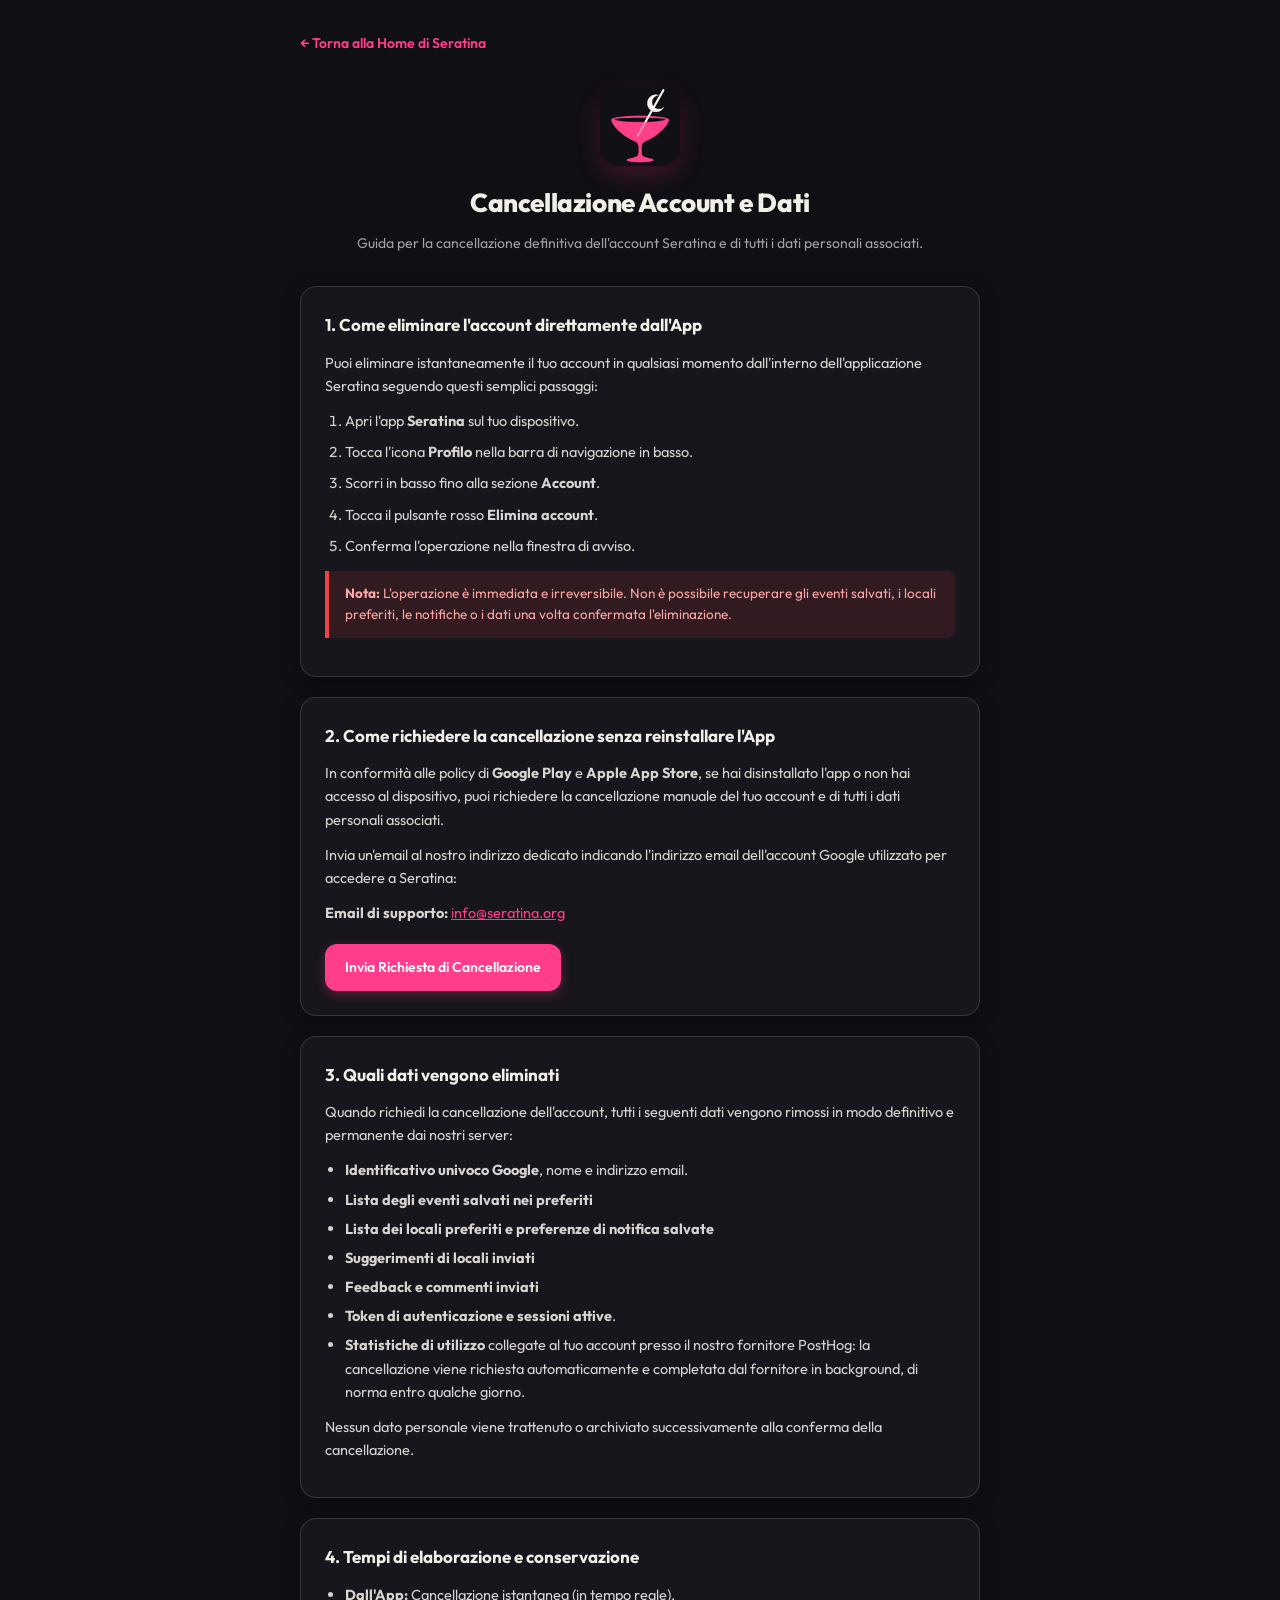
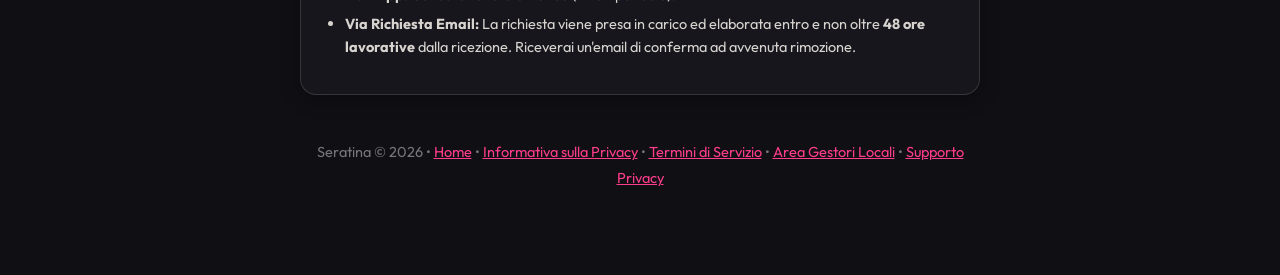
<file: delete-account.html>
<!DOCTYPE html>
<html lang="it">
<head>
  <meta charset="UTF-8">
  <meta name="viewport" content="width=device-width, initial-scale=1.0">
  <title>Cancellazione Account e Dati Utente | Seratina</title>
  <meta name="description" content="Guida e procedura per la cancellazione definitiva dell'account e dei dati personali dall'applicazione Seratina.">
  <meta name="robots" content="noindex, follow">
  <link rel="canonical" href="https://seratina.org/delete-account.html">
  <meta property="og:type" content="website">
  <meta property="og:url" content="https://seratina.org/delete-account.html">
  <meta property="og:title" content="Cancellazione Account e Dati Utente | Seratina">
  <meta property="og:description" content="Guida e procedura per la cancellazione definitiva dell'account e dei dati personali dall'applicazione Seratina.">
  <meta property="og:image" content="https://seratina.org/assets/logo.png">
  <link rel="icon" type="image/png" href="assets/favicon.png">
  <meta name="theme-color" content="#0f0f14">
  <link rel="preconnect" href="https://fonts.googleapis.com">
  <link rel="preconnect" href="https://fonts.gstatic.com" crossorigin>
  <link href="https://fonts.googleapis.com/css2?family=Outfit:wght@400;500;600;700&display=swap" rel="stylesheet">
  <style>
    :root {
      /* Palette Seratina: Ink, Bone, Magenta, Mint */
      --bg: #0f0f14;
      --card-bg: #17161c;
      --card-alt: #1d1c21;
      --text-main: #f2efe9;
      --text-body: rgba(242, 239, 233, 0.88);
      --text-muted: #a3a0a8;
      --text-subtle: #77757a;
      --primary: #ff3d8b;
      --primary-hover: #e62e78;
      --primary-active: #be123c;
      --primary-tint: rgba(255, 61, 139, 0.14);
      --primary-border: rgba(255, 61, 139, 0.35);
      --border: rgba(242, 239, 233, 0.14);
      --border-strong: rgba(242, 239, 233, 0.24);
      --danger: #EF4444;
      --danger-bg: rgba(239, 68, 68, 0.12);
      --danger-text: #FCA5A5;
    }
    * {
      box-sizing: border-box;
      margin: 0;
      padding: 0;
    }
    ::selection {
      background: var(--primary);
      color: #FFFFFF;
    }
    body {
      font-family: "Outfit", -apple-system, BlinkMacSystemFont, "Segoe UI", sans-serif;
      background-color: var(--bg);
      color: var(--text-body);
      line-height: 1.6;
      padding: 32px 16px;
      display: flex;
      justify-content: center;
      min-height: 100vh;
    }
    .container {
      max-width: 680px;
      width: 100%;
    }
    header {
      text-align: center;
      margin-bottom: 32px;
      padding-top: 12px;
    }
    .top-nav {
      display: flex;
      justify-content: flex-start;
      margin-bottom: 20px;
    }
    .back-link {
      color: var(--primary);
      text-decoration: none;
      font-size: 14px;
      font-weight: 600;
      display: inline-flex;
      align-items: center;
      gap: 6px;
      transition: opacity 0.2s;
    }
    .back-link:hover {
      opacity: 0.8;
      text-decoration: underline;
    }
    .logo {
      width: 80px;
      height: 80px;
      border-radius: 20px;
      margin: 0 auto 16px auto;
      box-shadow: 0 8px 24px rgba(255, 61, 139, 0.24), 0 2px 10px rgba(0, 0, 0, 0.6);
      object-fit: cover;
      display: block;
    }
    h1 {
      font-size: 26px;
      font-weight: 800;
      margin-bottom: 8px;
      color: var(--text-main);
      letter-spacing: -0.4px;
    }
    .subtitle {
      color: var(--text-muted);
      font-size: 14px;
    }
    .card {
      background: var(--card-bg);
      border: 1px solid var(--border);
      border-radius: 16px;
      padding: 24px;
      margin-bottom: 20px;
      box-shadow: 0 4px 20px rgba(0, 0, 0, 0.25);
    }
    h2 {
      font-size: 17px;
      font-weight: 700;
      margin-bottom: 12px;
      color: var(--text-main);
    }
    p {
      margin-bottom: 12px;
      font-size: 14.5px;
    }
    ul, ol {
      padding-left: 20px;
      margin-bottom: 12px;
    }
    li {
      margin-bottom: 6px;
      font-size: 14.5px;
    }
    .steps-list {
      padding-left: 20px;
    }
    .steps-list li {
      margin-bottom: 8px;
    }
    .highlight-box {
      background: var(--danger-bg);
      border-left: 4px solid var(--danger);
      padding: 12px 16px;
      border-radius: 0 8px 8px 0;
      margin: 14px 0;
    }
    .highlight-box p {
      color: var(--danger-text);
      font-size: 13.5px;
      margin: 0;
    }
    .button {
      display: inline-block;
      background: var(--primary);
      color: #FFFFFF !important;
      text-decoration: none;
      padding: 12px 20px;
      border-radius: 12px;
      font-weight: 600;
      font-size: 14px;
      margin-top: 8px;
      transition: background 0.2s ease;
      box-shadow: 0 4px 12px rgba(255, 61, 139, 0.28);
    }
    .button:hover {
      background: var(--primary-hover);
    }
    a {
      color: var(--primary);
      text-decoration: underline;
    }
    footer {
      text-align: center;
      padding: 24px 0 40px;
      color: var(--text-subtle);
      font-size: 13px;
      line-height: 1.8;
    }
  </style>
</head>
<body>
  <div class="container">
    <div class="top-nav">
      <a href="index.html" class="back-link">← Torna alla Home di Seratina</a>
    </div>

    <header>
      <img src="assets/logo.png" alt="Seratina" class="logo">
      <h1>Cancellazione Account e Dati</h1>
      <p class="subtitle">Guida per la cancellazione definitiva dell'account Seratina e di tutti i dati personali associati.</p>
    </header>

    <div class="card">
      <h2>1. Come eliminare l'account direttamente dall'App</h2>
      <p>Puoi eliminare istantaneamente il tuo account in qualsiasi momento dall'interno dell'applicazione Seratina seguendo questi semplici passaggi:</p>
      <ol class="steps-list">
        <li>Apri l'app <strong>Seratina</strong> sul tuo dispositivo.</li>
        <li>Tocca l'icona <strong>Profilo</strong> nella barra di navigazione in basso.</li>
        <li>Scorri in basso fino alla sezione <strong>Account</strong>.</li>
        <li>Tocca il pulsante rosso <strong>Elimina account</strong>.</li>
        <li>Conferma l'operazione nella finestra di avviso.</li>
      </ol>
      <div class="highlight-box">
        <p><strong>Nota:</strong> L'operazione è immediata e irreversibile. Non è possibile recuperare gli eventi salvati, i locali preferiti, le notifiche o i dati una volta confermata l'eliminazione.</p>
      </div>
    </div>

    <div class="card">
      <h2>2. Come richiedere la cancellazione senza reinstallare l'App</h2>
      <p>In conformità alle policy di <strong>Google Play</strong> e <strong>Apple App Store</strong>, se hai disinstallato l'app o non hai accesso al dispositivo, puoi richiedere la cancellazione manuale del tuo account e di tutti i dati personali associati.</p>
      <p>Invia un'email al nostro indirizzo dedicato indicando l'indirizzo email dell'account Google utilizzato per accedere a Seratina:</p>
      <p><strong>Email di supporto:</strong> <a href="mailto:info@seratina.org?subject=Richiesta%20Cancellazione%20Account%20Seratina">info@seratina.org</a></p>
      <a href="mailto:info@seratina.org?subject=Richiesta%20Cancellazione%20Account%20Seratina&body=Gentile%20Team%20Seratina,%0A%0ARichiedo%20la%20cancellazione%20definitiva%20del%20mio%20account%20e%20di%20tutti%20i%20dati%20personali%20associati.%0A%0AIndirizzo%20email%20Google%20registrato:%20" class="button">Invia Richiesta di Cancellazione</a>
    </div>

    <div class="card">
      <h2>3. Quali dati vengono eliminati</h2>
      <p>Quando richiedi la cancellazione dell'account, tutti i seguenti dati vengono rimossi in modo definitivo e permanente dai nostri server:</p>
      <ul>
        <li><strong>Identificativo univoco Google</strong>, nome e indirizzo email.</li>
        <li><strong>Lista degli eventi salvati nei preferiti</strong></li>
        <li><strong>Lista dei locali preferiti e preferenze di notifica salvate</strong></li>
        <li><strong>Suggerimenti di locali inviati</strong></li>
        <li><strong>Feedback e commenti inviati</strong></li>
        <li><strong>Token di autenticazione e sessioni attive</strong>.</li>
        <li><strong>Statistiche di utilizzo</strong> collegate al tuo account presso il nostro fornitore PostHog: la cancellazione viene richiesta automaticamente e completata dal fornitore in background, di norma entro qualche giorno.</li>
      </ul>
      <p>Nessun dato personale viene trattenuto o archiviato successivamente alla conferma della cancellazione.</p>
    </div>

    <div class="card">
      <h2>4. Tempi di elaborazione e conservazione</h2>
      <ul>
        <li><strong>Dall'App:</strong> Cancellazione istantanea (in tempo reale).</li>
        <li><strong>Via Richiesta Email:</strong> La richiesta viene presa in carico ed elaborata entro e non oltre <strong>48 ore lavorative</strong> dalla ricezione. Riceverai un'email di conferma ad avvenuta rimozione.</li>
      </ul>
    </div>

    <footer>
      <p>Seratina &copy; 2026 &bull; <a href="index.html">Home</a> &bull; <a href="privacy.html">Informativa sulla Privacy</a> &bull; <a href="terms.html">Termini di Servizio</a> &bull; <a href="gestori.html">Area Gestori Locali</a> &bull; <a href="mailto:info@seratina.org">Supporto Privacy</a></p>
    </footer>
  </div>
</body>
</html>
</file>
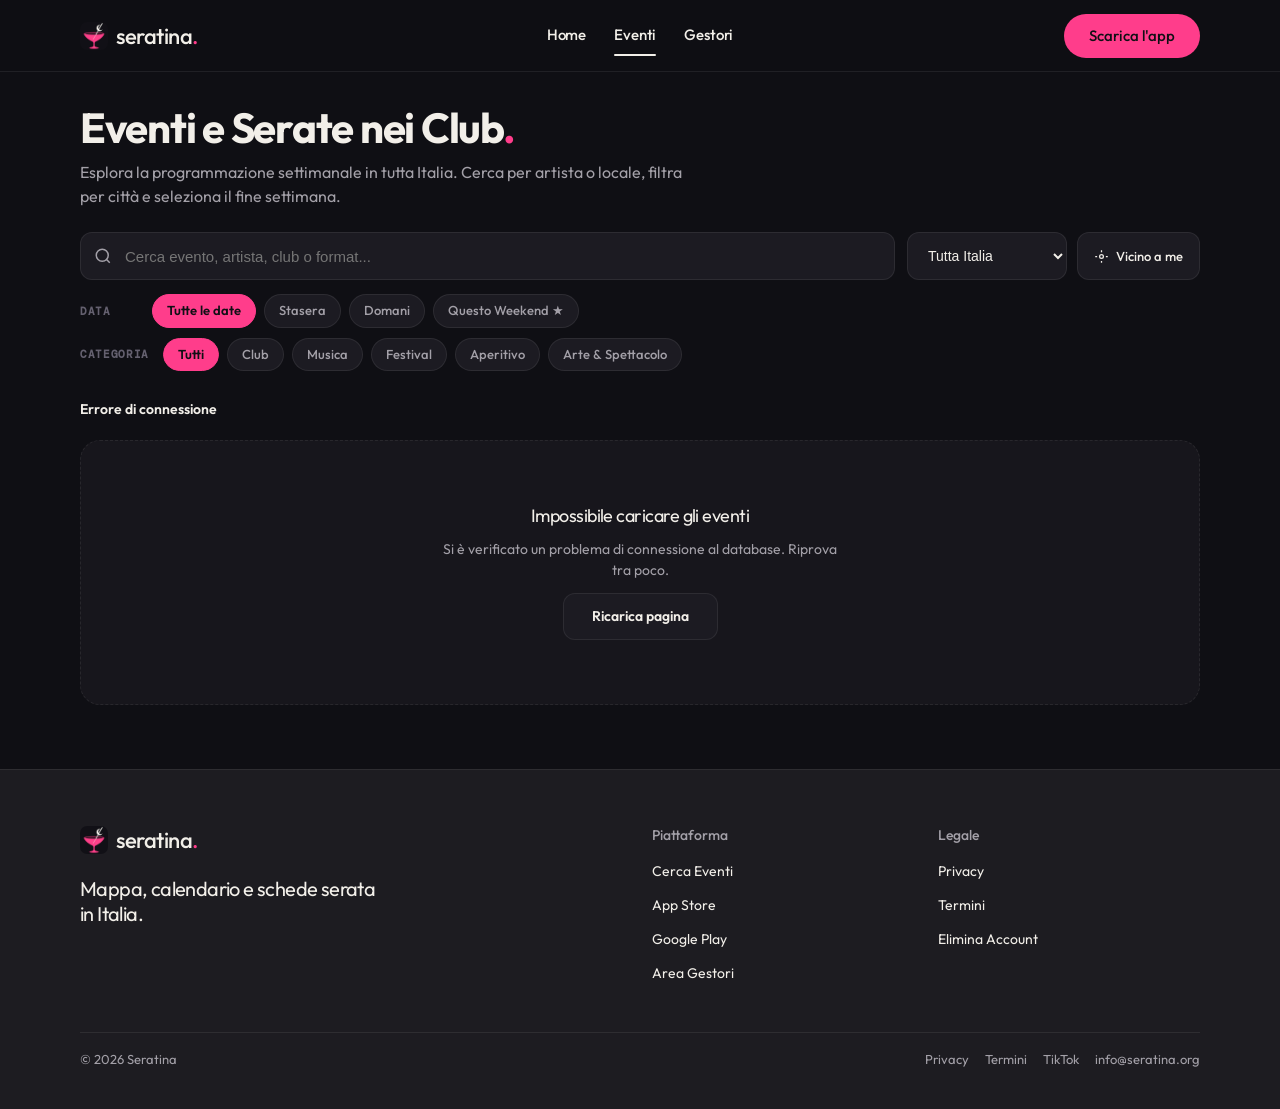
<file: eventi.html>
<!doctype html>
<html lang="it" data-theme="dark">
<head>
  <meta charset="utf-8">
  <meta name="viewport" content="width=device-width, initial-scale=1, viewport-fit=cover">
  <title>Eventi e Serate nei Club in Italia — Seratina</title>
  <meta name="description" content="Esplora gli eventi serali, i club e i concerti in programma in tutta Italia. Filtra per città, data e categoria e trova la tua serata su Seratina.">
  <link rel="canonical" href="https://seratina.org/eventi.html">

  <meta property="og:type" content="website">
  <meta property="og:site_name" content="Seratina">
  <meta property="og:url" content="https://seratina.org/eventi.html">
  <meta property="og:title" content="Eventi, Club e Serate in Italia | Seratina">
  <meta property="og:description" content="Filtra le serate per città, data e categoria. Trova i club più vicini a te con Seratina.">
  <meta property="og:image" content="https://seratina.org/assets/share.jpg">

  <meta name="twitter:card" content="summary_large_image">
  <meta name="twitter:title" content="Eventi e Serate nei Club in Italia | Seratina">
  <meta name="twitter:description" content="Tutte le serate e i club in Italia. Filtra per città, data e categoria.">
  <meta name="twitter:image" content="https://seratina.org/assets/share.jpg">

  <link rel="icon" type="image/png" href="assets/favicon.png">
  <meta name="theme-color" content="#0f0f14">

  <link rel="preconnect" href="https://fonts.googleapis.com">
  <link rel="preconnect" href="https://fonts.gstatic.com" crossorigin>
  <link href="https://fonts.googleapis.com/css2?family=Outfit:wght@400..700&family=DM+Mono:wght@400;500&display=swap" rel="stylesheet">
  <link rel="stylesheet" href="assets/system.css">
  <link rel="stylesheet" href="assets/site.css">

  <script type="application/ld+json">
  {
    "@context": "https://schema.org",
    "@type": "CollectionPage",
    "name": "Eventi, Club e Serate in Italia — Seratina",
    "url": "https://seratina.org/eventi.html",
    "description": "Motore di ricerca eventi serali, discoteche e concerti con filtri per città, data e categoria.",
    "publisher": {
      "@type": "Organization",
      "name": "Seratina",
      "url": "https://seratina.org/",
      "logo": "https://seratina.org/assets/logo.png",
      "sameAs": [
        "https://www.tiktok.com/@seratina.org"
      ]
    }
  }
  </script>

  <style>

    /* Hero compact */
    .events-hero {
      margin-top: 32px;
      margin-bottom: 24px;
    }
    .hero-badge {
      display: inline-flex;
      align-items: center;
      gap: 7px;
      font-family: var(--font-mono);
      font-size: 11px;
      text-transform: uppercase;
      letter-spacing: 0.08em;
      color: var(--mint);
      background: rgba(61, 220, 151, 0.1);
      border: 1px solid rgba(61, 220, 151, 0.25);
      padding: 4px 10px;
      border-radius: 999px;
      margin-bottom: 12px;
    }
    .hero-badge-dot {
      width: 6px;
      height: 6px;
      background: var(--mint);
      border-radius: 50%;
      box-shadow: 0 0 8px var(--mint);
    }
    .events-hero h1 {
      font-size: clamp(28px, 4vw, 42px);
      letter-spacing: -0.03em;
      line-height: 1.15;
      margin-bottom: 8px;
      font-weight: 700;
    }
    .events-hero p {
      color: var(--muted);
      font-size: clamp(14px, 1.6vw, 16px);
      max-width: 620px;
    }

    /* Filter Controls Section (Fluid / Unboxed) */
    .filter-panel {
      background: transparent;
      border: none;
      border-radius: 0;
      padding: 0;
      margin-bottom: 28px;
      box-shadow: none;
    }
    .filter-row-top {
      display: grid;
      grid-template-columns: 1fr auto;
      gap: 12px;
      margin-bottom: 14px;
    }
    @media (max-width: 680px) {
      .filter-row-top {
        grid-template-columns: 1fr;
      }
    }

    .search-input-wrap {
      position: relative;
      display: flex;
      align-items: center;
    }
    .search-input-wrap svg {
      position: absolute;
      left: 14px;
      color: var(--muted);
      pointer-events: none;
    }
    .search-input {
      width: 100%;
      height: 48px;
      background: var(--surface-card);
      border: 1px solid var(--border);
      border-radius: 12px;
      padding: 0 42px 0 44px;
      color: var(--ink);
      font-size: 15px;
      outline: none;
      transition: border-color 0.2s, background 0.2s;
    }
    .search-input:focus {
      border-color: var(--magenta);
      background: #201f27;
    }
    .search-clear-btn {
      position: absolute;
      right: 12px;
      background: none;
      border: none;
      color: var(--muted);
      cursor: pointer;
      font-size: 20px;
      padding: 4px;
      display: none;
    }
    .search-clear-btn:hover { color: var(--ink); }

    .city-select-wrap {
      display: flex;
      align-items: center;
      gap: 10px;
    }
    .select-dropdown {
      height: 48px;
      background: var(--surface-card);
      border: 1px solid var(--border);
      border-radius: 12px;
      padding: 0 16px;
      color: var(--ink);
      font-size: 14px;
      outline: none;
      cursor: pointer;
      min-width: 160px;
      transition: border-color 0.2s;
    }
    .select-dropdown:focus {
      border-color: var(--magenta);
    }
    .btn-gps {
      height: 48px;
      padding: 0 16px;
      background: var(--surface-card);
      border: 1px solid var(--border);
      border-radius: 12px;
      color: var(--ink);
      font-size: 13px;
      font-weight: 500;
      display: inline-flex;
      align-items: center;
      gap: 7px;
      cursor: pointer;
      white-space: nowrap;
      transition: all 0.2s;
    }
    .btn-gps:hover {
      border-color: var(--mint);
      color: var(--mint);
    }
    .btn-gps.is-active {
      border-color: var(--mint);
      background: rgba(61, 220, 151, 0.12);
      color: var(--mint);
    }

    /* Filter Chips Rows */
    .filter-chips-container {
      display: flex;
      flex-direction: column;
      gap: 10px;
      padding-top: 0;
      border-top: none;
    }
    .filter-group {
      display: flex;
      flex-wrap: wrap;
      align-items: center;
      gap: 8px;
    }
    .filter-group-label {
      font-family: var(--font-mono);
      font-size: 11px;
      font-weight: 600;
      text-transform: uppercase;
      letter-spacing: 0.06em;
      color: var(--dim);
      margin-right: 6px;
      min-width: 58px;
    }
    .chip {
      padding: 6px 14px;
      background: var(--surface-card);
      border: 1px solid var(--border);
      border-radius: 999px;
      color: var(--muted);
      font-size: 13px;
      font-weight: 500;
      cursor: pointer;
      transition: all 0.15s ease;
      user-select: none;
      display: inline-flex;
      align-items: center;
      gap: 5px;
    }
    .chip:hover {
      color: var(--ink);
      border-color: rgba(242, 239, 233, 0.2);
    }
    .chip.is-active {
      background: var(--magenta);
      color: #0f0f14;
      border-color: var(--magenta);
      font-weight: 600;
    }

    /* Status Bar */
    .results-status-bar {
      display: flex;
      align-items: center;
      justify-content: space-between;
      gap: 16px;
      margin-bottom: 20px;
      font-size: 14px;
      color: var(--muted);
    }
    .results-count {
      color: var(--ink);
      font-weight: 600;
    }
    .btn-reset-filters {
      background: none;
      border: none;
      color: var(--magenta);
      font-size: 13px;
      cursor: pointer;
      text-decoration: underline;
    }


    /* Empty state */
    .empty-state {
      grid-column: 1 / -1;
      text-align: center;
      padding: 64px 20px;
      background: var(--surface);
      border: 1px dashed var(--border);
      border-radius: 20px;
      display: flex;
      flex-direction: column;
      align-items: center;
      gap: 12px;
    }
    .empty-state h3 { font-size: 18px; }
    .empty-state p { color: var(--muted); max-width: 440px; font-size: 14px; }



  </style>
  <script defer src="/assets/analytics.js"></script>
</head>
<body>

  <!-- Site Header -->
  <header class="nav nav--centre site-header">
    <div class="wrap nav__bar">
      <a class="skip-link" href="#main-content">Vai al contenuto</a>
      <a class="nav__logo" href="index.html" aria-label="Seratina Home">
        <img src="assets/logo.png" alt="Seratina Logo" width="28" height="28">
        <span>seratina<span class="dot-accent">.</span></span>
      </a>

      <nav class="nav__links" aria-label="Principale">
        <div class="nav__item"><a href="index.html" class="nav__link">Home</a></div>
        <div class="nav__item"><a href="eventi.html" class="nav__link" aria-current="page">Eventi</a></div>
        <div class="nav__item"><a href="gestori.html" class="nav__link">Gestori</a></div>
      </nav>

      <div class="nav__actions">
        <a class="btn btn--primary" href="index.html#scarica">Scarica l'app</a>
      </div>
      <button class="nav__toggle" type="button" aria-expanded="false" aria-label="Menu">
        <svg width="18" height="18" viewBox="0 0 18 18" aria-hidden="true">
          <path d="M2 5h14M2 13h14" stroke="currentColor" stroke-width="1.6" stroke-linecap="round"/>
        </svg>
      </button>
    </div>
  </header>

  <main class="wrap" id="main-content">
    <!-- Hero compact -->
    <section class="events-hero">
      <h1>Eventi e Serate nei Club<span class="dot-accent">.</span></h1>
      <p>Esplora la programmazione settimanale in tutta Italia. Cerca per artista o locale, filtra per città e seleziona il fine settimana.</p>
    </section>

    <!-- Filter Control Panel -->
    <section class="filter-panel" aria-label="Filtri di ricerca">
      <div class="filter-row-top">
        <div class="search-input-wrap">
          <svg width="18" height="18" viewBox="0 0 24 24" fill="none" stroke="currentColor" stroke-width="2" aria-hidden="true"><circle cx="11" cy="11" r="8"/><path d="m21 21-4.3-4.3"/></svg>
          <input type="text" id="searchInput" class="search-input" placeholder="Cerca evento, artista, club o format..." autocomplete="off">
          <button type="button" id="searchClearBtn" class="search-clear-btn" aria-label="Cancella ricerca">&times;</button>
        </div>

        <div class="city-select-wrap">
          <select id="citySelect" class="select-dropdown" aria-label="Seleziona Città">
            <option value="Tutte">Tutta Italia</option>
            <option value="Milano">Milano</option>
            <option value="Roma">Roma</option>
            <option value="Bologna">Bologna</option>
            <option value="Torino">Torino</option>
            <option value="Napoli">Napoli</option>
            <option value="Firenze">Firenze</option>
            <option value="Palermo">Palermo</option>
            <option value="Bari">Bari</option>
            <option value="Padova">Padova</option>
            <option value="Venezia">Venezia</option>
            <option value="Verona">Verona</option>
            <option value="Rimini">Rimini</option>
            <option value="Catania">Catania</option>
            <option value="Genova">Genova</option>
            <option value="Brescia">Brescia</option>
          </select>

          <button type="button" id="gpsBtn" class="btn-gps" title="Ordina per vicinanza reale">
            <svg width="15" height="15" viewBox="0 0 24 24" fill="none" stroke="currentColor" stroke-width="2"><circle cx="12" cy="12" r="3"/><path d="M12 2v3m0 14v3M2 12h3m14 0h3"/></svg>
            <span>Vicino a me</span>
          </button>
        </div>
      </div>

      <div class="filter-chips-container">
        <!-- Date Presets -->
        <div class="filter-group" id="dateChipsGroup">
          <span class="filter-group-label">Data</span>
          <button type="button" class="chip is-active" data-date="tutte">Tutte le date</button>
          <button type="button" class="chip" data-date="oggi">Stasera</button>
          <button type="button" class="chip" data-date="domani">Domani</button>
          <button type="button" class="chip" data-date="weekend">Questo Weekend ★</button>
        </div>

        <!-- Category Presets -->
        <div class="filter-group" id="categoryChipsGroup">
          <span class="filter-group-label">Categoria</span>
          <button type="button" class="chip is-active" data-category="Tutti">Tutti</button>
          <button type="button" class="chip" data-category="Club">Club</button>
          <button type="button" class="chip" data-category="Musica">Musica</button>
          <button type="button" class="chip" data-category="Festival">Festival</button>
          <button type="button" class="chip" data-category="Aperitivo">Aperitivo</button>
          <button type="button" class="chip" data-category="Arte">Arte & Spettacolo</button>
        </div>
      </div>
    </section>

    <!-- Status Bar -->
    <div class="results-status-bar">
      <div>
        <span id="resultsCount" class="results-count">Caricamento serate in corso...</span>
        <span id="resultsSubtitle" style="margin-left: 6px;"></span>
      </div>
      <button type="button" id="resetFiltersBtn" class="btn-reset-filters" style="display:none;">Reimposta tutti i filtri</button>
    </div>

    <!-- Events Grid -->
    <section class="events-grid" id="eventsGrid">
      <div style="grid-column: 1/-1; text-align: center; padding: 48px 0; color: var(--muted);">
        Caricamento serate ed eventi...
      </div>
    </section>

    <!-- Pagination -->
    <div class="pagination-wrap" id="paginationWrap" style="display: none;">
      <button type="button" id="loadMoreBtn" class="btn-load-more">Carica altre serate</button>
    </div>

  </main>

  <!-- Site Footer (stile Seratina come Home, senza newsletter) -->
  <footer class="footer closing" id="footer" aria-label="Piè di pagina">
    <div class="wrap">
      <div class="closing__links">
        <div class="grid">
          <div class="span-4 stack-4">
            <a class="nav__logo" href="index.html">
              <img src="assets/logo.png" alt="Seratina Logo" width="28" height="28" loading="lazy">
              <span>seratina<span class="dot-accent">.</span></span>
            </a>
            <p class="footer__lede">Mappa, calendario e schede serata in Italia.</p>
          </div>

          <div class="span-3 start-7 footer__col">
            <h3>Piattaforma</h3>
            <ul>
              <li><a href="eventi.html">Cerca Eventi</a></li>
              <li><a href="https://apps.apple.com/it/app/seratina/id6830724999" data-track="store_badge_clicked" data-store="ios" target="_blank" rel="noopener noreferrer">App Store</a></li>
              <li><a href="https://play.google.com/store/apps/details?id=com.seratinaclub.seratina" data-track="store_badge_clicked" data-store="android" target="_blank" rel="noopener noreferrer">Google Play</a></li>
              <li><a href="gestori.html">Area Gestori</a></li>
            </ul>
          </div>

          <div class="span-3 start-10 footer__col">
            <h3>Legale</h3>
            <ul>
              <li><a href="privacy.html">Privacy</a></li>
              <li><a href="terms.html">Termini</a></li>
              <li><a href="delete-account.html">Elimina Account</a></li>
            </ul>
          </div>
        </div>

        <div class="footer__legal">
          <span>&copy; 2026 Seratina</span>
          <div class="footer__legal-links" style="display:flex;flex-wrap:wrap;gap:0 16px;align-items:center;">
            <a href="privacy.html">Privacy</a>
            <a href="terms.html">Termini</a>
            <a href="https://www.tiktok.com/@seratina.org" target="_blank" rel="noopener noreferrer">TikTok</a>
            <a href="mailto:info@seratina.org">info@seratina.org</a>
          </div>
        </div>
      </div>
    </div>
  </footer>

  <script>
    (function () {
      const API_BASE = (window.location.hostname === 'localhost' || window.location.hostname === '127.0.0.1')
        ? 'http://localhost:8080'
        : 'https://seratina-be-265028543407.europe-west8.run.app';

      const state = {
        category: 'Tutti',
        city: 'Tutte',
        date: 'tutte',
        search: '',
        lat: null,
        lng: null,
        page: 1,
        pageSize: 18,
        total: 0,
        totalPages: 1,
        events: []
      };

      // DOM Elements
      const searchInput = document.getElementById('searchInput');
      const searchClearBtn = document.getElementById('searchClearBtn');
      const citySelect = document.getElementById('citySelect');
      const gpsBtn = document.getElementById('gpsBtn');
      const dateChips = document.querySelectorAll('#dateChipsGroup .chip');
      const categoryChips = document.querySelectorAll('#categoryChipsGroup .chip');
      const resultsCount = document.getElementById('resultsCount');
      const resultsSubtitle = document.getElementById('resultsSubtitle');
      const resetFiltersBtn = document.getElementById('resetFiltersBtn');
      const eventsGrid = document.getElementById('eventsGrid');
      const paginationWrap = document.getElementById('paginationWrap');
      const loadMoreBtn = document.getElementById('loadMoreBtn');

      // Month dictionary for App-style date column
      const SHORT_MONTHS = ['GEN', 'FEB', 'MAR', 'APR', 'MAG', 'GIU', 'LUG', 'AGO', 'SET', 'OTT', 'NOV', 'DIC'];

      function parseDateParts(iso) {
        if (!iso) return { day: '', month: '', formatted: '' };
        try {
          const parts = iso.split('T')[0].split('-');
          if (parts.length === 3) {
            const y = parseInt(parts[0], 10);
            const m = parseInt(parts[1], 10) - 1;
            const d = parseInt(parts[2], 10);
            const dt = new Date(y, m, d);
            const dayNum = String(d);
            const mon = SHORT_MONTHS[m] || '';
            const dayNames = ['Dom', 'Lun', 'Mar', 'Mer', 'Gio', 'Ven', 'Sab'];
            return {
              day: dayNum,
              month: mon,
              formatted: `${dayNames[dt.getDay()]} ${d} ${mon}`
            };
          }
        } catch (_) {}
        return { day: '', month: '', formatted: iso };
      }

      // Escapes a value for HTML text and quoted attributes (& < > " ')
      function escapeHtml(value) {
        return String(value ?? '').replace(/[&<>"']/g, c => ({
          '&': '&amp;', '<': '&lt;', '>': '&gt;', '"': '&quot;', "'": '&#39;'
        })[c]);
      }

      function formatPrice(price, priceDetails) {
        if (price === 0) return 'Gratuito';
        if (price && price > 0) return '€' + Number(price).toString();
        if (priceDetails && priceDetails.length > 0) {
          const minP = Math.min(...priceDetails.map(p => p.price));
          return minP === 0 ? 'Gratuito' : 'Da €' + minP;
        }
        return 'Ingresso';
      }

      // Init from URL Query
      function initFromUrl() {
        const urlParams = new URLSearchParams(window.location.search);

        if (urlParams.has('city')) {
          const c = urlParams.get('city');
          state.city = c.charAt(0).toUpperCase() + c.slice(1).toLowerCase();
          if (citySelect) {
            let found = false;
            for (let opt of citySelect.options) {
              if (opt.value.toLowerCase() === state.city.toLowerCase()) {
                opt.selected = true;
                found = true;
                break;
              }
            }
            if (!found) {
              const newOpt = document.createElement('option');
              newOpt.value = state.city;
              newOpt.textContent = state.city;
              newOpt.selected = true;
              citySelect.appendChild(newOpt);
            }
          }
        }

        if (urlParams.has('categoria')) {
          const cat = urlParams.get('categoria');
          state.category = cat;
          categoryChips.forEach(c => {
            c.classList.toggle('is-active', c.dataset.category.toLowerCase() === cat.toLowerCase());
          });
        }

        if (urlParams.has('data')) {
          const d = urlParams.get('data');
          state.date = d;
          dateChips.forEach(c => {
            c.classList.toggle('is-active', c.dataset.date === d);
          });
        }

        if (urlParams.has('cerca')) {
          state.search = urlParams.get('cerca');
          searchInput.value = state.search;
          searchClearBtn.style.display = 'block';
        }
      }

      // Fetch Events
      async function fetchEvents(append = false) {
        if (!append) {
          state.page = 1;
          eventsGrid.innerHTML = `
            <div style="grid-column: 1/-1; text-align: center; padding: 48px 0; color: var(--muted);">
              Caricamento serate ed eventi...
            </div>`;
        }

        const params = new URLSearchParams();
        if (state.category && state.category !== 'Tutti') params.append('category', state.category);
        if (state.city && state.city !== 'Tutte') params.append('zone', state.city);
        if (state.date && state.date !== 'tutte') params.append('date', state.date);
        if (state.search.trim()) params.append('search', state.search.trim());
        if (state.lat !== null && state.lng !== null) {
          params.append('latitude', state.lat);
          params.append('longitude', state.lng);
        }
        params.append('page', state.page);
        params.append('page_size', state.pageSize);

        try {
          const res = await fetch(`${API_BASE}/events?${params.toString()}`);
          if (!res.ok) throw new Error('Errore risposta server');
          const data = await res.json();

          state.total = data.total || 0;
          state.totalPages = data.total_pages || 1;

          if (append) {
            state.events = state.events.concat(data.data || []);
          } else {
            state.events = data.data || [];
          }

          renderEvents(append);
          updateStatusBar();
        } catch (err) {
          console.error(err);
          eventsGrid.innerHTML = `
            <div class="empty-state">
              <h3>Impossibile caricare gli eventi</h3>
              <p>Si è verificato un problema di connessione al database. Riprova tra poco.</p>
              <button type="button" class="btn-load-more" onclick="location.reload()">Ricarica pagina</button>
            </div>`;
          resultsCount.textContent = 'Errore di connessione';
        }
      }

      // Render Cards (Matching App EventCard Style)
      function renderEvents(append = false) {
        if (!state.events.length) {
          eventsGrid.innerHTML = `
            <div class="empty-state">
              <h3>Nessuna serata trovata</h3>
              <p>Non ci sono eventi che corrispondono ai filtri selezionati. Prova ad allargare la data o a cambiare città.</p>
              <button type="button" class="chip is-active" id="emptyResetBtn">Reimposta filtri</button>
            </div>`;
          document.getElementById('emptyResetBtn')?.addEventListener('click', resetAllFilters);
          paginationWrap.style.display = 'none';
          return;
        }

        // Event data comes from scraped posts and ticketing sites: every value is escaped before it
        // reaches the HTML template (titles, venues, URLs), so markup in the data stays plain text.
        const cardsHtml = state.events.map(ev => {
          const { day, month } = parseDateParts(ev.date);
          const timeStr = ev.startTime ? `ore ${escapeHtml(ev.startTime)}` : 'Orario serale';
          const priceStr = formatPrice(ev.price, ev.priceDetails);
          const isFree = priceStr.toLowerCase() === 'gratuito';
          const venue = escapeHtml(ev.venue);
          const venueStr = ev.city ? `${venue} &bull; ${escapeHtml(ev.city)}` : venue;
          const distStr = typeof ev.distanceKm === 'number' ? `&bull; ${ev.distanceKm.toFixed(1)} km` : '';
          const hasImg = Boolean(ev.imageUrl && ev.imageUrl.trim());
          const cat = escapeHtml(ev.category || 'Club');
          const fallback = `
                  <div class="event-poster-fallback">
                    <svg width="36" height="36" viewBox="0 0 24 24" fill="none" stroke="currentColor" stroke-width="1.5"><circle cx="12" cy="12" r="10"/><path d="M12 6v6l4 2"/></svg>
                    <span style="font-size: 12px;">${venue}</span>
                  </div>`;

          return `
            <a class="event-card" href="/eventi/${encodeURIComponent(ev.id)}" data-event-id="${escapeHtml(ev.id)}">
              <div class="event-poster-frame">
                ${hasImg ? `
                  <img class="event-poster-img"
                       src="${escapeHtml(ev.imageUrl)}"
                       alt="${escapeHtml(ev.title)}"
                       loading="lazy"
                       onerror="this.onerror=null;this.parentElement.classList.add('is-broken')">
                  <div class="event-poster-gradient" aria-hidden="true"></div>
                ` : ''}
                ${fallback}
                <span class="event-category-pill">${cat}</span>
                <span class="event-price-pill ${isFree ? 'is-free' : ''}">${escapeHtml(priceStr)}</span>
              </div>

              <div class="event-card-body">
                <div class="event-date-col">
                  <span class="event-date-day">${day ? escapeHtml(day) : '&bull;'}</span>
                  <span class="event-date-month">${month ? escapeHtml(month) : 'SERA'}</span>
                </div>

                <div class="event-info-col">
                  <h3 class="event-title">${escapeHtml(ev.title)}</h3>

                  <div class="event-venue-meta">
                    <svg width="13" height="13" viewBox="0 0 24 24" fill="none" stroke="currentColor" stroke-width="2"><path d="M21 10c0 7-9 13-9 13s-9-6-9-13a9 9 0 0 1 18 0z"/><circle cx="12" cy="10" r="3"/></svg>
                    <span>${venueStr} ${distStr}</span>
                  </div>

                  <div class="event-bottom-row">
                    <span class="time-tag">${timeStr}</span>
                    <span class="action-arrow">
                      <svg width="15" height="15" viewBox="0 0 24 24" fill="none" stroke="currentColor" stroke-width="2.5"><path d="M5 12h14M12 5l7 7-7 7"/></svg>
                    </span>
                  </div>
                </div>
              </div>
            </a>
          `;
        }).join('');

        eventsGrid.innerHTML = cardsHtml;

        // Pagination
        if (state.page < state.totalPages) {
          paginationWrap.style.display = 'block';
          loadMoreBtn.disabled = false;
          loadMoreBtn.textContent = 'Carica altre serate';
        } else {
          paginationWrap.style.display = 'none';
        }
      }

      function updateStatusBar() {
        const count = state.total;
        resultsCount.textContent = `${count} ${count === 1 ? 'serata trovata' : 'serate in programma'}`;

        let subParts = [];
        if (state.city !== 'Tutte') subParts.push(`a ${state.city}`);
        if (state.date === 'oggi') subParts.push('per stasera');
        else if (state.date === 'domani') subParts.push('per domani');
        else if (state.date === 'weekend') subParts.push('questo fine settimana');
        if (state.category !== 'Tutti') subParts.push(`categoria ${state.category}`);
        if (state.lat !== null) subParts.push('ordinate per distanza GPS');

        resultsSubtitle.textContent = subParts.length ? `• ${subParts.join(' ')}` : 'in tutta Italia';
        const isFiltered = state.city !== 'Tutte' || state.date !== 'tutte' || state.category !== 'Tutti' || state.search.trim() !== '' || state.lat !== null;
        resetFiltersBtn.style.display = isFiltered ? 'inline-block' : 'none';
      }

      function resetAllFilters() {
        state.city = 'Tutte';
        state.date = 'tutte';
        state.category = 'Tutti';
        state.search = '';
        state.lat = null;
        state.lng = null;

        searchInput.value = '';
        searchClearBtn.style.display = 'none';
        citySelect.value = 'Tutte';
        gpsBtn.classList.remove('is-active');

        dateChips.forEach(c => c.classList.toggle('is-active', c.dataset.date === 'tutte'));
        categoryChips.forEach(c => c.classList.toggle('is-active', c.dataset.category === 'Tutti'));

        fetchEvents();
      }

      // Geolocation
      function handleGeolocation() {
        if (!navigator.geolocation) {
          alert('La geolocalizzazione non è supportata dal tuo browser.');
          return;
        }

        if (state.lat !== null) {
          state.lat = null;
          state.lng = null;
          gpsBtn.classList.remove('is-active');
          fetchEvents();
          return;
        }

        gpsBtn.textContent = 'Rilevamento...';
        navigator.geolocation.getCurrentPosition(
          pos => {
            state.lat = pos.coords.latitude;
            state.lng = pos.coords.longitude;
            gpsBtn.innerHTML = `
              <svg width="15" height="15" viewBox="0 0 24 24" fill="none" stroke="currentColor" stroke-width="2"><circle cx="12" cy="12" r="3"/><path d="M12 2v3m0 14v3M2 12h3m14 0h3"/></svg>
              <span>Attiva (GPS)</span>`;
            gpsBtn.classList.add('is-active');
            fetchEvents();
          },
          err => {
            console.warn(err);
            alert('Impossibile ottenere la tua posizione. Verifica i permessi del browser.');
            gpsBtn.innerHTML = `
              <svg width="15" height="15" viewBox="0 0 24 24" fill="none" stroke="currentColor" stroke-width="2"><circle cx="12" cy="12" r="3"/><path d="M12 2v3m0 14v3M2 12h3m14 0h3"/></svg>
              <span>Vicino a me</span>`;
            gpsBtn.classList.remove('is-active');
          },
          { enableHighAccuracy: true, timeout: 8000 }
        );
      }

      // Event Listeners
      let searchTimeout = null;
      searchInput.addEventListener('input', e => {
        const val = e.target.value;
        searchClearBtn.style.display = val ? 'block' : 'none';
        clearTimeout(searchTimeout);
        searchTimeout = setTimeout(() => {
          state.search = val;
          fetchEvents();
        }, 300);
      });

      searchClearBtn.addEventListener('click', () => {
        searchInput.value = '';
        searchClearBtn.style.display = 'none';
        state.search = '';
        fetchEvents();
      });

      citySelect.addEventListener('change', e => {
        state.city = e.target.value;
        fetchEvents();
      });

      gpsBtn.addEventListener('click', handleGeolocation);

      dateChips.forEach(chip => {
        chip.addEventListener('click', () => {
          dateChips.forEach(c => c.classList.remove('is-active'));
          chip.classList.add('is-active');
          state.date = chip.dataset.date;
          fetchEvents();
        });
      });

      categoryChips.forEach(chip => {
        chip.addEventListener('click', () => {
          categoryChips.forEach(c => c.classList.remove('is-active'));
          chip.classList.add('is-active');
          state.category = chip.dataset.category;
          fetchEvents();
        });
      });

      resetFiltersBtn.addEventListener('click', resetAllFilters);

      loadMoreBtn.addEventListener('click', () => {
        if (state.page < state.totalPages) {
          state.page += 1;
          loadMoreBtn.textContent = 'Caricamento in corso...';
          loadMoreBtn.disabled = true;
          fetchEvents(true);
        }
      });

      // Populate cities dropdown from BE
      async function populateZones() {
        try {
          const res = await fetch(`${API_BASE}/events/zones`);
          if (!res.ok) return;
          const data = await res.json();
          if (Array.isArray(data.data) && data.data.length > 0) {
            citySelect.innerHTML = '';
            data.data.forEach(z => {
              const opt = document.createElement('option');
              opt.value = z;
              opt.textContent = z === 'Tutte' ? 'Tutta Italia' : z;
              if (z.toLowerCase() === state.city.toLowerCase()) opt.selected = true;
              citySelect.appendChild(opt);
            });
          }
        } catch (_) {}
      }

      // Mobile Nav Toggle
      const navEl = document.querySelector('.nav');
      const navToggle = navEl?.querySelector('.nav__toggle');
      navToggle?.addEventListener('click', () => {
        const open = !navEl.classList.contains('is-open');
        navEl.classList.toggle('is-open', open);
        document.body.classList.toggle('nav-locked', open);
        navToggle.setAttribute('aria-expanded', String(open));
      });
      navEl?.addEventListener('click', (e) => {
        if (navEl.classList.contains('is-open') && e.target.closest?.('a[href]')) {
          navEl.classList.remove('is-open');
          document.body.classList.remove('nav-locked');
          navToggle?.setAttribute('aria-expanded', 'false');
        }
      });

      // Bootstrap
      initFromUrl();
      populateZones();
      fetchEvents();
    })();
  </script>
</body>
</html>
</file>
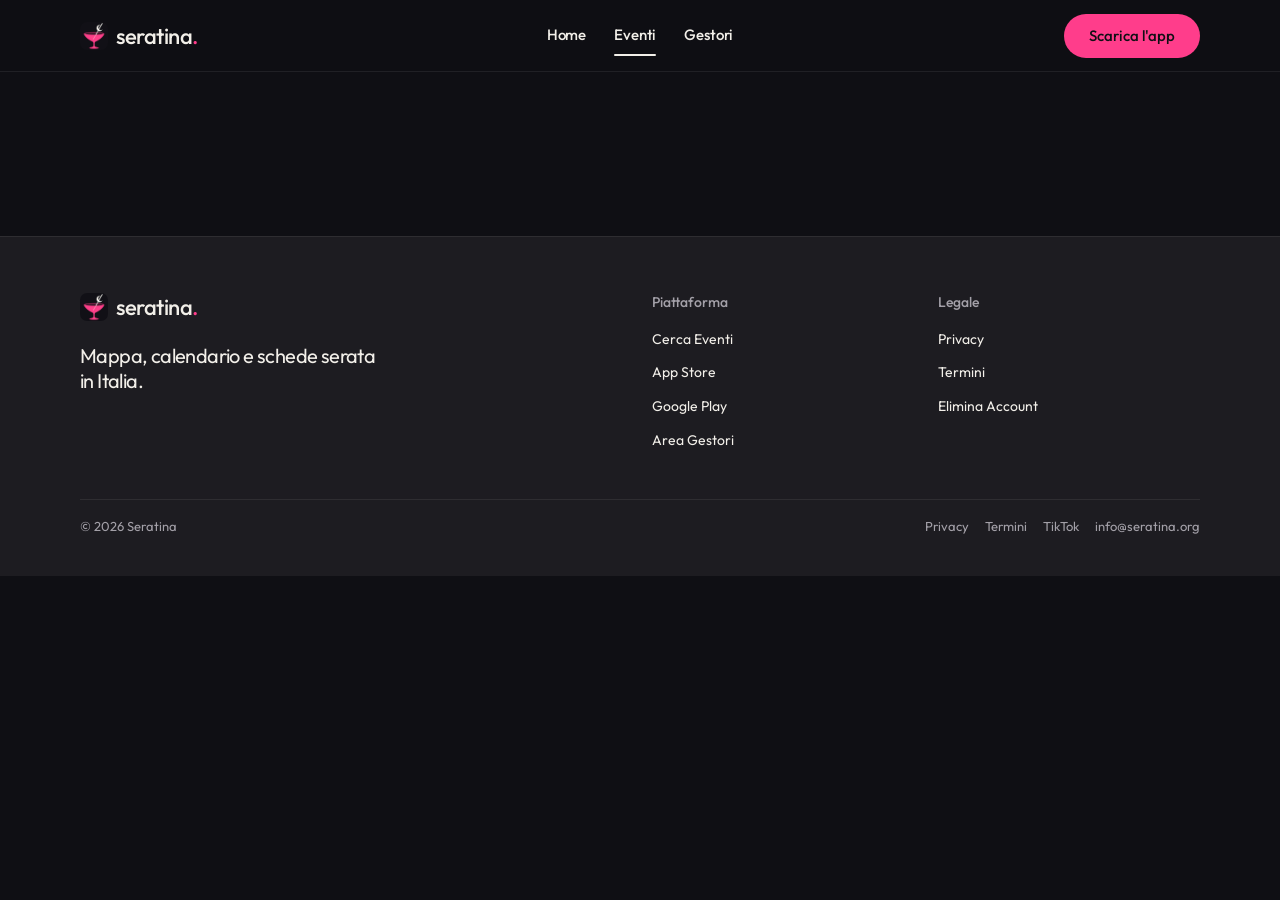
<file: evento.html>
<!doctype html>
<html lang="it" data-theme="dark">
<head>
  <meta charset="utf-8">
  <meta name="viewport" content="width=device-width, initial-scale=1, viewport-fit=cover">
  <!--SSR:HEAD-->
  <title>Evento — Seratina</title>
  <meta name="robots" content="noindex">
  <!--/SSR:HEAD-->

  <link rel="icon" type="image/png" href="/assets/favicon.png">
  <meta name="theme-color" content="#0f0f14">

  <link rel="preconnect" href="https://fonts.googleapis.com">
  <link rel="preconnect" href="https://fonts.gstatic.com" crossorigin>
  <link href="https://fonts.googleapis.com/css2?family=Outfit:wght@400..700&family=DM+Mono:wght@400;500&display=swap" rel="stylesheet">
  <link rel="stylesheet" href="/assets/system.css">
  <link rel="stylesheet" href="/assets/site.css">

  <style>
    /* !important: site.css azzera il padding di main per l'elenco eventi */
    .ev-page { padding: 28px 0 72px !important; }

    /* Breadcrumb */
    .ev-breadcrumb ol {
      list-style: none;
      display: flex;
      flex-wrap: wrap;
      gap: 6px;
      font-size: 13px;
      color: var(--muted);
      margin-bottom: 20px;
    }
    .ev-breadcrumb li:not(:last-child)::after { content: "›"; margin-left: 6px; color: var(--dim); }
    .ev-breadcrumb a:hover { color: var(--ink); }
    .ev-breadcrumb li[aria-current] {
      color: var(--ink);
      max-width: 40ch;
      white-space: nowrap;
      overflow: hidden;
      text-overflow: ellipsis;
    }

    /* Event: poster + details */
    .ev {
      display: grid;
      /* locandine quasi sempre 1.94:1: colonna immagine più larga, così altezza simile alle info */
      grid-template-columns: minmax(0, 7fr) minmax(0, 5fr);
      gap: 32px;
      align-items: center;
    }
    @media (max-width: 900px) {
      .ev { grid-template-columns: 1fr; gap: 24px; }
    }
    .ev-media {
      position: sticky;
      top: calc(var(--nav-h) + 24px);
      background: #14131a;
      border: 1px solid var(--border);
      border-radius: 20px;
      overflow: hidden;
    }
    @media (max-width: 900px) { .ev-media { position: static; } }
    /* whole poster, never cropped: posters are often vertical with text near the edges */
    .ev-poster {
      display: block;
      width: 100%;
      height: auto;
      max-height: 78vh;
      object-fit: contain;
    }
    .ev-body { display: flex; flex-direction: column; gap: 18px; }
    .ev-tags { display: flex; flex-wrap: wrap; gap: 8px; align-items: center; }
    .ev-tags .event-category-pill { position: static; }
    .ev-status {
      font-family: var(--font-mono);
      font-size: 11px;
      text-transform: uppercase;
      letter-spacing: 0.05em;
      padding: 3px 9px;
      border-radius: 999px;
      color: var(--muted);
      border: 1px solid var(--border);
    }
    /* titolo già nella locandina: nascosto alla vista, resta <h1> per Google e screen reader */
    .ev-title {
      position: absolute;
      width: 1px;
      height: 1px;
      margin: -1px;
      padding: 0;
      overflow: hidden;
      clip: rect(0 0 0 0);
      white-space: nowrap;
      border: 0;
    }
    .ev-venue-sub {
      display: inline-flex;
      align-items: center;
      gap: 6px;
      color: var(--muted);
      font-size: 15px;
      font-weight: 500;
    }
    .ev-venue-sub svg { color: var(--magenta); flex-shrink: 0; }

    /* Facts */
    .ev-facts {
      background: var(--surface-card);
      border: 1px solid var(--border);
      border-radius: 16px;
      padding: 14px 16px;
      display: flex;
      flex-direction: column;
      gap: 12px;
    }
    .ev-fact {
      display: grid;
      grid-template-columns: 32px 1fr auto;
      gap: 12px;
      align-items: center;
    }
    .ev-fact:not(:last-child) {
      padding-bottom: 12px;
      border-bottom: 1px solid rgba(242, 239, 233, 0.06);
    }
    .ev-fact-icon {
      width: 32px;
      height: 32px;
      border-radius: 9px;
      background: rgba(255, 61, 139, 0.1);
      display: flex;
      align-items: center;
      justify-content: center;
      color: var(--magenta);
    }
    .ev-fact-text { display: flex; flex-direction: column; min-width: 0; }
    .ev-fact-label {
      font-family: var(--font-mono);
      font-size: 10px;
      text-transform: uppercase;
      letter-spacing: 0.06em;
      color: var(--dim);
      font-weight: 600;
    }
    .ev-fact-val { font-size: 15px; font-weight: 600; color: var(--ink); }
    .ev-fact-val.is-free { color: var(--mint); }
    .ev-fact-sub { font-size: 13px; color: var(--muted); }
    .ev-chip-btn {
      padding: 6px 12px;
      border-radius: 9px;
      background: var(--surface-elevated);
      border: 1px solid var(--border);
      color: var(--ink);
      font-size: 13px;
      font-weight: 500;
      display: inline-flex;
      align-items: center;
      gap: 6px;
      white-space: nowrap;
      transition: border-color 0.15s, color 0.15s;
    }
    .ev-chip-btn:hover { border-color: var(--magenta); color: var(--magenta); }

    /* Actions */
    .ev-actions { display: grid; grid-template-columns: 1fr auto; gap: 10px; }
    @media (max-width: 440px) { .ev-actions { grid-template-columns: 1fr; } }
    .ev-btn-primary,
    .ev-btn-secondary {
      height: 48px;
      border-radius: 12px;
      display: flex;
      align-items: center;
      justify-content: center;
      gap: 8px;
      font-size: 15px;
      cursor: pointer;
      text-decoration: none;
      transition: background 0.15s, border-color 0.15s, transform 0.1s;
    }
    .ev-btn-primary {
      background: var(--magenta);
      color: #0f0f14;
      font-weight: 700;
      border: none;
      box-shadow: 0 4px 14px rgba(255, 61, 139, 0.25);
    }
    .ev-btn-primary:hover { background: var(--magenta-hover); transform: translateY(-1px); }
    .ev-btn-secondary {
      padding: 0 18px;
      background: var(--surface-card);
      border: 1px solid var(--border);
      color: var(--ink);
      font-weight: 500;
      white-space: nowrap;
    }
    .ev-btn-secondary:hover { border-color: rgba(242, 239, 233, 0.3); background: var(--surface-elevated); }

    /* Sections */
    .ev-section { margin-top: 48px; }
    .ev-section h2 {
      font-size: 22px;
      font-weight: 600;
      letter-spacing: -0.02em;
      margin-bottom: 14px;
    }
    .ev-desc-text {
      color: var(--muted);
      font-size: 15px;
      line-height: 1.65;
      white-space: pre-line;
      max-width: 70ch;
    }
    .ev-section-head {
      display: flex;
      flex-wrap: wrap;
      justify-content: space-between;
      align-items: center;
      gap: 12px;
      margin-bottom: 14px;
    }
    .ev-section-head h2 { margin-bottom: 0; }
    .ev-section-head > a:not(.ev-btn-primary) { color: var(--magenta); font-size: 14px; font-weight: 500; }
    .ev-count {
      display: inline-flex;
      align-items: center;
      justify-content: center;
      min-width: 28px;
      height: 24px;
      padding: 0 8px;
      margin-left: 6px;
      border-radius: 999px;
      background: rgba(255, 61, 139, 0.12);
      color: var(--magenta);
      font-family: var(--font-mono);
      font-size: 13px;
      vertical-align: middle;
    }
    .ev-buy { height: 42px; padding: 0 20px; font-size: 14px; }

    /* Tickets: card a forma di biglietto, la più conveniente in evidenza */
    .ev-tickets {
      list-style: none;
      display: grid;
      /* due colonne anche su mobile, così molte tariffe non allungano troppo la pagina */
      grid-template-columns: repeat(auto-fill, minmax(min(100%, 160px), 1fr));
      gap: 12px;
    }
    .ev-ticket {
      --notch: 9px;
      position: relative;
      display: flex;
      flex-direction: column;
      gap: 6px;
      padding: 16px 18px 18px;
      background: linear-gradient(160deg, var(--surface-elevated) 0%, var(--surface-card) 70%);
      border: 1px solid var(--border);
      border-radius: 16px;
      /* intagli laterali del biglietto */
      -webkit-mask: radial-gradient(circle var(--notch) at 0 62%, transparent 98%, #000) left / 51% 100% no-repeat,
                    radial-gradient(circle var(--notch) at 100% 62%, transparent 98%, #000) right / 51% 100% no-repeat;
      mask: radial-gradient(circle var(--notch) at 0 62%, transparent 98%, #000) left / 51% 100% no-repeat,
            radial-gradient(circle var(--notch) at 100% 62%, transparent 98%, #000) right / 51% 100% no-repeat;
      transition: border-color 0.2s, transform 0.2s;
    }
    .ev-ticket:hover { border-color: rgba(255, 61, 139, 0.45); transform: translateY(-2px); }
    .ev-ticket.is-best { border-color: rgba(61, 220, 151, 0.45); }
    .ev-ticket-top { display: flex; flex-wrap: wrap; justify-content: space-between; align-items: center; gap: 6px; margin-bottom: 4px; }
    .ev-ticket-icon {
      width: 32px;
      height: 32px;
      border-radius: 9px;
      background: rgba(255, 61, 139, 0.1);
      color: var(--magenta);
      display: flex;
      align-items: center;
      justify-content: center;
    }
    .ev-ticket-badge {
      font-family: var(--font-mono);
      font-size: 10px;
      text-transform: uppercase;
      letter-spacing: 0.06em;
      padding: 3px 8px;
      border-radius: 999px;
      color: var(--mint);
      background: rgba(61, 220, 151, 0.12);
      border: 1px solid rgba(61, 220, 151, 0.35);
      white-space: nowrap;
    }
    .ev-ticket-name { font-size: 15px; font-weight: 600; line-height: 1.3; }
    .ev-ticket-desc { font-size: 13px; color: var(--muted); }
    .ev-ticket-price {
      margin-top: auto;
      padding-top: 12px;
      border-top: 1px dashed rgba(242, 239, 233, 0.16);
      font-family: var(--font-mono);
      font-size: 22px;
      font-weight: 500;
      color: var(--ink);
    }
    .ev-ticket.is-best .ev-ticket-price { color: var(--mint); }

    /* Locale */
    .ev-venue-card {
      background: var(--surface-card);
      border: 1px solid var(--border);
      border-radius: 20px;
      padding: 20px 22px;
      display: grid;
      grid-template-columns: auto 1fr auto;
      align-items: center;
      gap: 18px;
    }
    @media (max-width: 640px) {
      .ev-venue-card { grid-template-columns: auto 1fr; }
      .ev-venue-links { grid-column: 1 / -1; }
    }
    .ev-venue-logo {
      position: relative;
      width: 72px;
      height: 72px;
      border-radius: 50%;
      overflow: hidden;
      background: linear-gradient(135deg, rgba(255, 61, 139, 0.35), rgba(255, 61, 139, 0.08));
      box-shadow: 0 0 0 2px var(--surface-card), 0 0 0 4px rgba(255, 61, 139, 0.45);
      display: flex;
      align-items: center;
      justify-content: center;
      flex-shrink: 0;
    }
    .ev-venue-logo img { position: absolute; inset: 0; width: 100%; height: 100%; object-fit: cover; }
    .ev-venue-initial { font-size: 28px; font-weight: 700; color: var(--ink); }
    .ev-venue-info { display: flex; flex-direction: column; gap: 2px; min-width: 0; }
    .ev-venue-name { font-size: 20px; font-weight: 600; letter-spacing: -0.01em; }
    .ev-venue-address { color: var(--muted); font-size: 14px; }
    .ev-venue-meta { color: var(--dim); font-family: var(--font-mono); font-size: 12px; margin-top: 4px; }
    .ev-venue-links { display: flex; flex-wrap: wrap; gap: 8px; }
    .ev-load-more-wrap { text-align: center; margin-top: 4px; }
    /* serate oltre la sesta: nell'HTML per Google, nascoste finché non si preme "Mostra tutte" */
    .events-grid.is-collapsed > .event-card:nth-child(n+7) { display: none; }
    .ev-section .events-grid { margin: 0 0 20px !important; }

    /* Not found */
    .ev-notfound { max-width: 520px; margin: 48px auto; text-align: center; display: flex; flex-direction: column; gap: 16px; }
    .ev-notfound h1 { font-size: 32px; font-weight: 600; letter-spacing: -0.02em; }
    .ev-notfound p { color: var(--muted); }
  </style>
  <script defer src="/assets/analytics.js"></script>
</head>
<body>

  <header class="nav nav--centre site-header">
    <div class="wrap nav__bar">
      <a class="skip-link" href="#main-content">Vai al contenuto</a>
      <a class="nav__logo" href="/" aria-label="Seratina Home">
        <img src="/assets/logo.png" alt="Seratina Logo" width="28" height="28">
        <span>seratina<span class="dot-accent">.</span></span>
      </a>

      <nav class="nav__links" aria-label="Principale">
        <div class="nav__item"><a href="/" class="nav__link">Home</a></div>
        <div class="nav__item"><a href="/eventi.html" class="nav__link" aria-current="page">Eventi</a></div>
        <div class="nav__item"><a href="/gestori.html" class="nav__link">Gestori</a></div>
      </nav>

      <div class="nav__actions">
        <a class="btn btn--primary" href="/#scarica">Scarica l'app</a>
      </div>
      <button class="nav__toggle" type="button" aria-expanded="false" aria-label="Menu">
        <svg width="18" height="18" viewBox="0 0 18 18" aria-hidden="true">
          <path d="M2 5h14M2 13h14" stroke="currentColor" stroke-width="1.6" stroke-linecap="round"/>
        </svg>
      </button>
    </div>
  </header>

  <main class="wrap ev-page" id="main-content">
    <!--SSR:MAIN-->
  </main>

  <footer class="footer closing" id="footer" aria-label="Piè di pagina">
    <div class="wrap">
      <div class="closing__links">
        <div class="grid">
          <div class="span-4 stack-4">
            <a class="nav__logo" href="/">
              <img src="/assets/logo.png" alt="Seratina Logo" width="28" height="28" loading="lazy">
              <span>seratina<span class="dot-accent">.</span></span>
            </a>
            <p class="footer__lede">Mappa, calendario e schede serata in Italia.</p>
          </div>

          <div class="span-3 start-7 footer__col">
            <h3>Piattaforma</h3>
            <ul>
              <li><a href="/eventi.html">Cerca Eventi</a></li>
              <li><a href="https://apps.apple.com/it/app/seratina/id6830724999" data-track="store_badge_clicked" data-store="ios" target="_blank" rel="noopener noreferrer">App Store</a></li>
              <li><a href="https://play.google.com/store/apps/details?id=com.seratinaclub.seratina" data-track="store_badge_clicked" data-store="android" target="_blank" rel="noopener noreferrer">Google Play</a></li>
              <li><a href="/gestori.html">Area Gestori</a></li>
            </ul>
          </div>

          <div class="span-3 start-10 footer__col">
            <h3>Legale</h3>
            <ul>
              <li><a href="/privacy.html">Privacy</a></li>
              <li><a href="/terms.html">Termini</a></li>
              <li><a href="/delete-account.html">Elimina Account</a></li>
            </ul>
          </div>
        </div>

        <div class="footer__legal">
          <span>&copy; 2026 Seratina</span>
          <div class="footer__legal-links" style="display:flex;flex-wrap:wrap;gap:0 16px;align-items:center;">
            <a href="/privacy.html">Privacy</a>
            <a href="/terms.html">Termini</a>
            <a href="https://www.tiktok.com/@seratina.org" target="_blank" rel="noopener noreferrer">TikTok</a>
            <a href="mailto:info@seratina.org">info@seratina.org</a>
          </div>
        </div>
      </div>
    </div>
  </footer>

  <script>
    (function () {
      // Mobile nav toggle (same behavior as eventi.html)
      const navEl = document.querySelector('.nav');
      const navToggle = navEl?.querySelector('.nav__toggle');
      navToggle?.addEventListener('click', () => {
        const open = !navEl.classList.contains('is-open');
        navEl.classList.toggle('is-open', open);
        document.body.classList.toggle('nav-locked', open);
        navToggle.setAttribute('aria-expanded', String(open));
      });
      navEl?.addEventListener('click', (e) => {
        if (navEl.classList.contains('is-open') && e.target.closest?.('a[href]')) {
          navEl.classList.remove('is-open');
          document.body.classList.remove('nav-locked');
          navToggle?.setAttribute('aria-expanded', 'false');
        }
      });

      // "Mostra tutte le serate": le card sono già nell'HTML, qui si tolgono solo dal collasso
      document.querySelectorAll('[data-expand]').forEach(btn => {
        btn.addEventListener('click', () => {
          document.getElementById(btn.dataset.expand)?.classList.remove('is-collapsed');
          btn.parentElement.remove();
        });
      });

      // Share button rendered by SeratinaBE with data-share-url / data-share-title / data-share-text
      document.querySelectorAll('[data-share-url]').forEach(btn => {
        const label = btn.querySelector('span');
        btn.addEventListener('click', async () => {
          const url = btn.dataset.shareUrl;
          if (navigator.share) {
            try { await navigator.share({ title: btn.dataset.shareTitle, text: btn.dataset.shareText, url }); } catch (_) {}
            return;
          }
          try {
            await navigator.clipboard.writeText(url);
            if (label) {
              const original = label.textContent;
              label.textContent = 'Link copiato!';
              setTimeout(() => { label.textContent = original; }, 2000);
            }
          } catch (_) {
            alert(url);
          }
        });
      });
    })();
  </script>
</body>
</html>
</file>
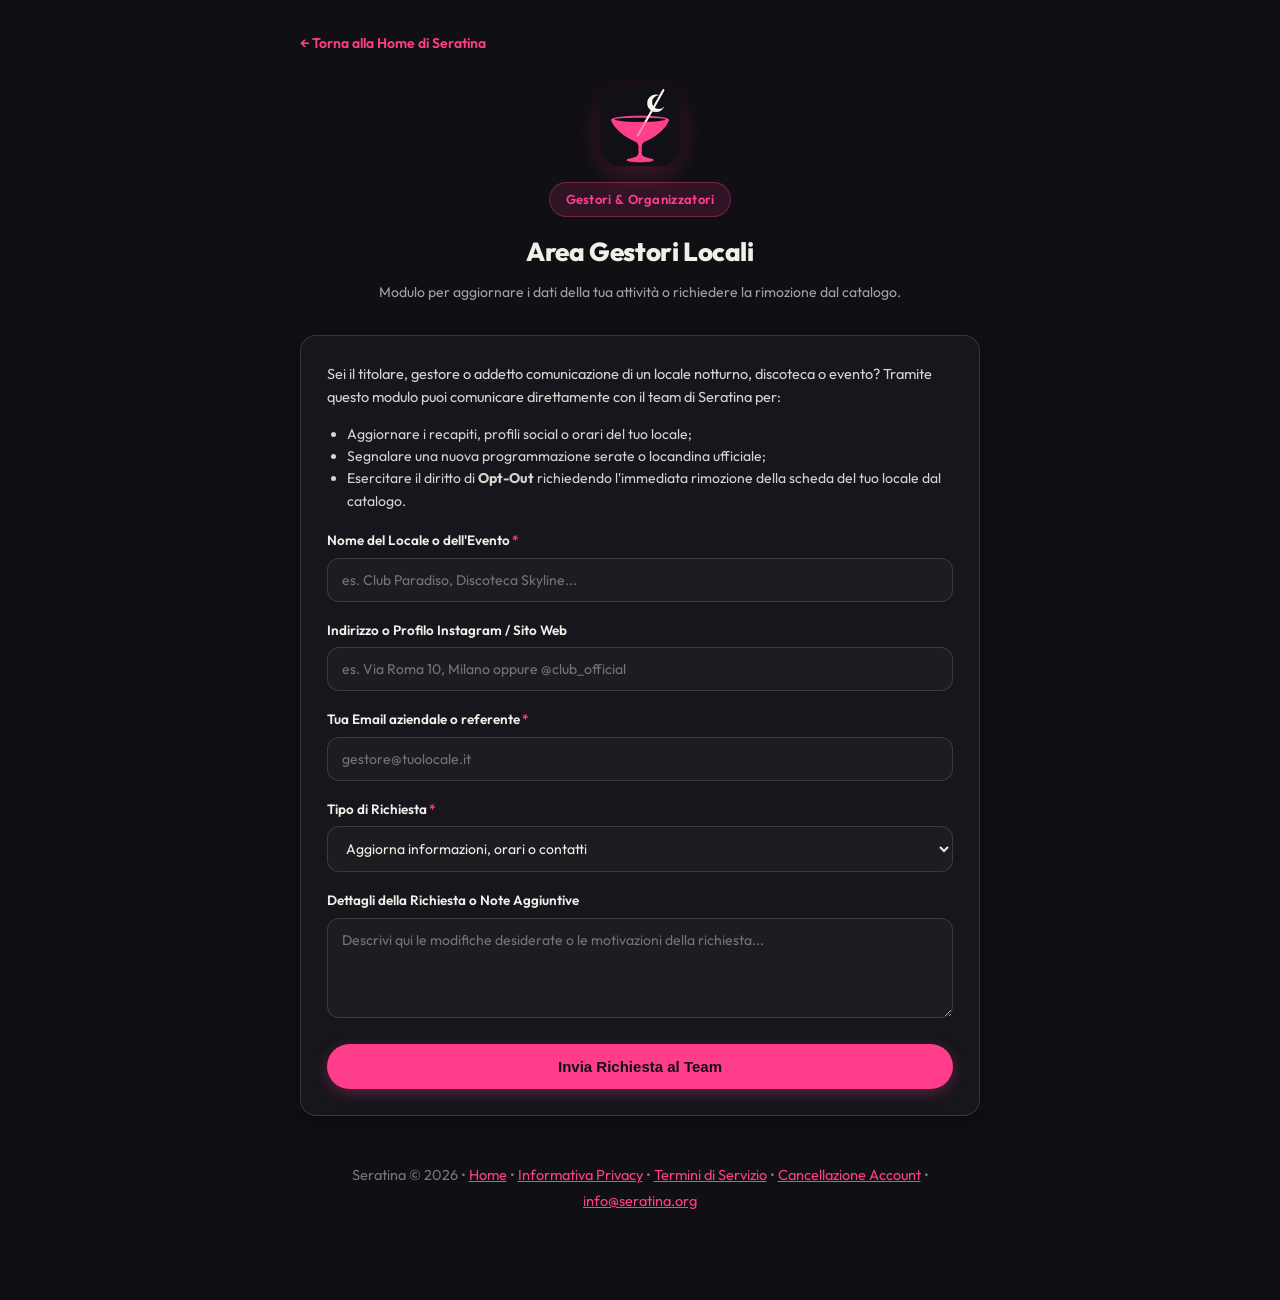
<file: gestori.html>
<!DOCTYPE html>
<html lang="it">
<head>
  <meta charset="UTF-8">
  <meta name="viewport" content="width=device-width, initial-scale=1.0">
  <title>Area Gestori Locali | Seratina</title>
  <meta name="description" content="Area riservata ai titolari e gestori dei locali per aggiornare informazioni, orari o richiedere la rimozione della scheda da Seratina.">
  <link rel="canonical" href="https://seratina.org/gestori.html">
  <meta property="og:type" content="website">
  <meta property="og:url" content="https://seratina.org/gestori.html">
  <meta property="og:title" content="Area Gestori Locali | Seratina">
  <meta property="og:description" content="Area riservata ai titolari e gestori dei locali per aggiornare informazioni, orari o richiedere la rimozione della scheda da Seratina.">
  <meta property="og:image" content="https://seratina.org/assets/share.jpg">
  <meta name="twitter:card" content="summary_large_image">
  <meta name="twitter:title" content="Area Gestori Locali | Seratina">
  <meta name="twitter:description" content="Area riservata ai titolari e gestori dei locali per aggiornare informazioni, orari o richiedere la rimozione della scheda da Seratina.">
  <meta name="twitter:image" content="https://seratina.org/assets/share.jpg">
  <link rel="icon" type="image/png" href="assets/favicon.png">
  <meta name="theme-color" content="#0f0f14">
  <script type="application/ld+json">
  {
    "@context": "https://schema.org",
    "@type": "ContactPage",
    "name": "Area Gestori Locali — Seratina",
    "url": "https://seratina.org/gestori.html",
    "description": "Area riservata ai titolari e gestori dei locali per verificare, aggiornare informazioni ed orari o richiedere la rimozione della scheda locale.",
    "publisher": {
      "@type": "Organization",
      "name": "Seratina",
      "url": "https://seratina.org/",
      "logo": "https://seratina.org/assets/logo.png"
    }
  }
  </script>
  <link rel="preconnect" href="https://fonts.googleapis.com">
  <link rel="preconnect" href="https://fonts.gstatic.com" crossorigin>
  <link href="https://fonts.googleapis.com/css2?family=Outfit:wght@400;500;600;700&display=swap" rel="stylesheet">
  <style>
    :root {
      /* Palette Seratina: Ink, Bone, Magenta, Mint */
      --bg: #0f0f14;
      --card-bg: #17161c;
      --card-alt: #1d1c21;
      --text-main: #f2efe9;
      --text-body: rgba(242, 239, 233, 0.88);
      --text-muted: #a3a0a8;
      --text-subtle: #77757a;
      --primary: #ff3d8b;
      --primary-hover: #e62e78;
      --primary-active: #be123c;
      --primary-tint: rgba(255, 61, 139, 0.14);
      --primary-border: rgba(255, 61, 139, 0.35);
      --border: rgba(242, 239, 233, 0.14);
      --border-strong: rgba(242, 239, 233, 0.24);
      --success: #3ddc97;
      --success-bg: rgba(61, 220, 151, 0.12);
      --success-text: #3ddc97;
      --danger: #EF4444;
      --danger-bg: rgba(239, 68, 68, 0.12);
      --danger-text: #FCA5A5;
    }
    * {
      box-sizing: border-box;
      margin: 0;
      padding: 0;
    }
    ::selection {
      background: var(--primary);
      color: #0f0f14;
    }
    body {
      font-family: "Outfit", -apple-system, BlinkMacSystemFont, "Segoe UI", sans-serif;
      background-color: var(--bg);
      color: var(--text-body);
      line-height: 1.6;
      padding: 32px 16px;
      display: flex;
      justify-content: center;
      min-height: 100vh;
    }
    .container {
      max-width: 680px;
      width: 100%;
    }
    header {
      text-align: center;
      margin-bottom: 32px;
      padding-top: 12px;
    }
    .top-nav {
      display: flex;
      justify-content: flex-start;
      margin-bottom: 20px;
    }
    .back-link {
      color: var(--primary);
      text-decoration: none;
      font-size: 14px;
      font-weight: 600;
      display: inline-flex;
      align-items: center;
      gap: 6px;
      transition: opacity 0.2s;
    }
    .back-link:hover {
      opacity: 0.8;
      text-decoration: underline;
    }
    .logo {
      width: 80px;
      height: 80px;
      border-radius: 20px;
      margin: 0 auto 16px auto;
      box-shadow: 0 8px 24px rgba(255, 61, 139, 0.24), 0 2px 10px rgba(0, 0, 0, 0.6);
      object-fit: cover;
      display: block;
    }
    .badge {
      display: inline-block;
      background: var(--primary-tint);
      color: var(--primary);
      border: 1px solid var(--primary-border);
      padding: 6px 16px;
      border-radius: 9999px;
      font-size: 13px;
      font-weight: 600;
      margin-bottom: 14px;
      letter-spacing: 0.3px;
    }
    h1 {
      font-size: 26px;
      font-weight: 800;
      margin-bottom: 8px;
      color: var(--text-main);
      letter-spacing: -0.4px;
    }
    .subtitle {
      color: var(--text-muted);
      font-size: 14px;
    }
    .card {
      background: var(--card-bg);
      border: 1px solid var(--border);
      border-radius: 16px;
      padding: 26px;
      margin-bottom: 22px;
      box-shadow: 0 4px 20px rgba(0, 0, 0, 0.25);
    }
    h2 {
      font-size: 18px;
      font-weight: 700;
      margin-bottom: 12px;
      color: var(--text-main);
    }
    p {
      margin-bottom: 14px;
      font-size: 14.5px;
    }
    .form-group {
      margin-bottom: 18px;
    }
    label {
      display: block;
      font-size: 13.5px;
      font-weight: 600;
      margin-bottom: 6px;
      color: var(--text-main);
    }
    .req {
      color: var(--primary);
      margin-left: 2px;
    }
    input, select, textarea {
      width: 100%;
      padding: 12px 14px;
      background: var(--card-alt);
      border: 1px solid var(--border);
      border-radius: 12px;
      color: var(--text-main);
      font-size: 14px;
      font-family: inherit;
      transition: border-color 0.2s, box-shadow 0.2s;
    }
    input:focus, select:focus, textarea:focus {
      outline: none;
      border-color: var(--primary);
      box-shadow: 0 0 0 3px var(--primary-tint);
    }
    textarea {
      min-height: 100px;
      resize: vertical;
    }
    .button {
      width: 100%;
      background: var(--primary);
      color: #0f0f14;
      border: none;
      padding: 14px 20px;
      border-radius: 999px;
      font-size: 15px;
      font-weight: 700;
      cursor: pointer;
      transition: background 0.2s, transform 0.1s;
      box-shadow: 0 4px 14px rgba(255, 61, 139, 0.28);
    }
    .button:hover:not(:disabled) {
      background: var(--primary-hover);
      transform: translateY(-1px);
    }
    .button:disabled {
      opacity: 0.6;
      cursor: not-allowed;
    }
    .alert-box {
      display: none;
      padding: 14px 16px;
      border-radius: 12px;
      margin-bottom: 20px;
      font-size: 14px;
    }
    .alert-box.success {
      background: var(--success-bg);
      border: 1px solid var(--success);
      color: var(--success-text);
    }
    .alert-box.error {
      background: var(--danger-bg);
      border: 1px solid var(--danger);
      color: var(--danger-text);
    }
    a {
      color: var(--primary);
      text-decoration: underline;
    }
    footer {
      text-align: center;
      padding: 24px 0 40px;
      color: var(--text-subtle);
      font-size: 13px;
      line-height: 1.8;
    }
  </style>
  <script defer src="/assets/analytics.js"></script>
</head>
<body>
  <div class="container">
    <div class="top-nav">
      <a href="index.html" class="back-link">← Torna alla Home di Seratina</a>
    </div>

    <header>
      <img src="assets/logo.png" alt="Seratina" width="48" height="48" class="logo">
      <div class="badge">Gestori & Organizzatori</div>
      <h1>Area Gestori Locali</h1>
      <p class="subtitle">Modulo per aggiornare i dati della tua attività o richiedere la rimozione dal catalogo.</p>
    </header>

    <div class="card">
      <p>Sei il titolare, gestore o addetto comunicazione di un locale notturno, discoteca o evento? Tramite questo modulo puoi comunicare direttamente con il team di Seratina per:</p>
      <ul style="padding-left: 20px; margin-bottom: 18px; font-size: 14px;">
        <li>Aggiornare i recapiti, profili social o orari del tuo locale;</li>
        <li>Segnalare una nuova programmazione serate o locandina ufficiale;</li>
        <li>Esercitare il diritto di <strong>Opt-Out</strong> richiedendo l'immediata rimozione della scheda del tuo locale dal catalogo.</li>
      </ul>

      <div id="statusAlert" class="alert-box"></div>

      <form id="managerForm">
        <div class="form-group">
          <label for="clubName">Nome del Locale o dell'Evento<span class="req">*</span></label>
          <input type="text" id="clubName" name="club_name" placeholder="es. Club Paradiso, Discoteca Skyline..." required>
        </div>

        <div class="form-group">
          <label for="socialOrAddress">Indirizzo o Profilo Instagram / Sito Web</label>
          <input type="text" id="socialOrAddress" name="social_or_address" placeholder="es. Via Roma 10, Milano oppure @club_official">
        </div>

        <div class="form-group">
          <label for="email">Tua Email aziendale o referente<span class="req">*</span></label>
          <input type="email" id="email" name="email" placeholder="gestore@tuolocale.it" required>
        </div>

        <div class="form-group">
          <label for="requestType">Tipo di Richiesta<span class="req">*</span></label>
          <select id="requestType" name="request_type" required>
            <option value="update">Aggiorna informazioni, orari o contatti</option>
            <option value="remove">Richiedi la rimozione della scheda (Opt-out)</option>
            <option value="other">Altra comunicazione o invio eventi</option>
          </select>
        </div>

        <div class="form-group">
          <label for="notes">Dettagli della Richiesta o Note Aggiuntive</label>
          <textarea id="notes" name="notes" placeholder="Descrivi qui le modifiche desiderate o le motivazioni della richiesta..."></textarea>
        </div>

        <button type="submit" id="submitBtn" class="button">Invia Richiesta al Team</button>
      </form>
    </div>

    <footer>
      <p>Seratina &copy; 2026 &bull; <a href="index.html">Home</a> &bull; <a href="privacy.html">Informativa Privacy</a> &bull; <a href="terms.html">Termini di Servizio</a> &bull; <a href="delete-account.html">Cancellazione Account</a> &bull; <a href="mailto:info@seratina.org">info@seratina.org</a></p>
    </footer>
  </div>

  <script>
    // Autofill se presente parametro ?club= nell'URL
    const params = new URLSearchParams(window.location.search);
    const clubParam = params.get('club') || params.get('locale');
    if (clubParam) {
      document.getElementById('clubName').value = clubParam;
    }

    const form = document.getElementById('managerForm');
    const submitBtn = document.getElementById('submitBtn');
    const alertBox = document.getElementById('statusAlert');

    const API_BASE = (window.location.hostname === 'localhost' || window.location.hostname === '127.0.0.1')
      ? 'http://localhost:8080'
      : 'https://seratina-be-265028543407.europe-west8.run.app';

    form.addEventListener('submit', async function(e) {
      e.preventDefault();
      alertBox.className = 'alert-box';
      alertBox.style.display = 'none';

      const payload = {
        club_name: document.getElementById('clubName').value.trim(),
        social_or_address: document.getElementById('socialOrAddress').value.trim() || null,
        email: document.getElementById('email').value.trim(),
        request_type: document.getElementById('requestType').value,
        notes: document.getElementById('notes').value.trim() || null
      };

      if (!payload.club_name || !payload.email) {
        alertBox.textContent = 'Compila tutti i campi obbligatori contrassegnati da asterisco.';
        alertBox.className = 'alert-box error';
        alertBox.style.display = 'block';
        return;
      }

      submitBtn.disabled = true;
      submitBtn.textContent = 'Invio in corso...';

      try {
        const res = await fetch(`${API_BASE}/gestori/richiesta`, {
          method: 'POST',
          headers: {
            'Content-Type': 'application/json'
          },
          body: JSON.stringify(payload)
        });

        if (res.ok) {
          alertBox.textContent = 'Richiesta inviata con successo! Il nostro team la prenderà in carico entro 24-48 ore lavorative.';
          alertBox.className = 'alert-box success';
          alertBox.style.display = 'block';
          form.reset();
        } else {
          const errData = await res.json().catch(() => ({}));
          const errMsg = errData.detail || "Si è verificato un errore durante l'invio. Riprova o scrivici direttamente a info@seratina.org.";
          alertBox.textContent = errMsg;
          alertBox.className = 'alert-box error';
          alertBox.style.display = 'block';
        }
      } catch (err) {
        alertBox.textContent = "Impossibile completare l'invio. Verifica la connessione o scrivici direttamente a info@seratina.org.";
        alertBox.className = 'alert-box error';
        alertBox.style.display = 'block';
      } finally {
        submitBtn.disabled = false;
        submitBtn.textContent = 'Invia Richiesta al Team';
      }
    });
  </script>
</body>
</html>
</file>
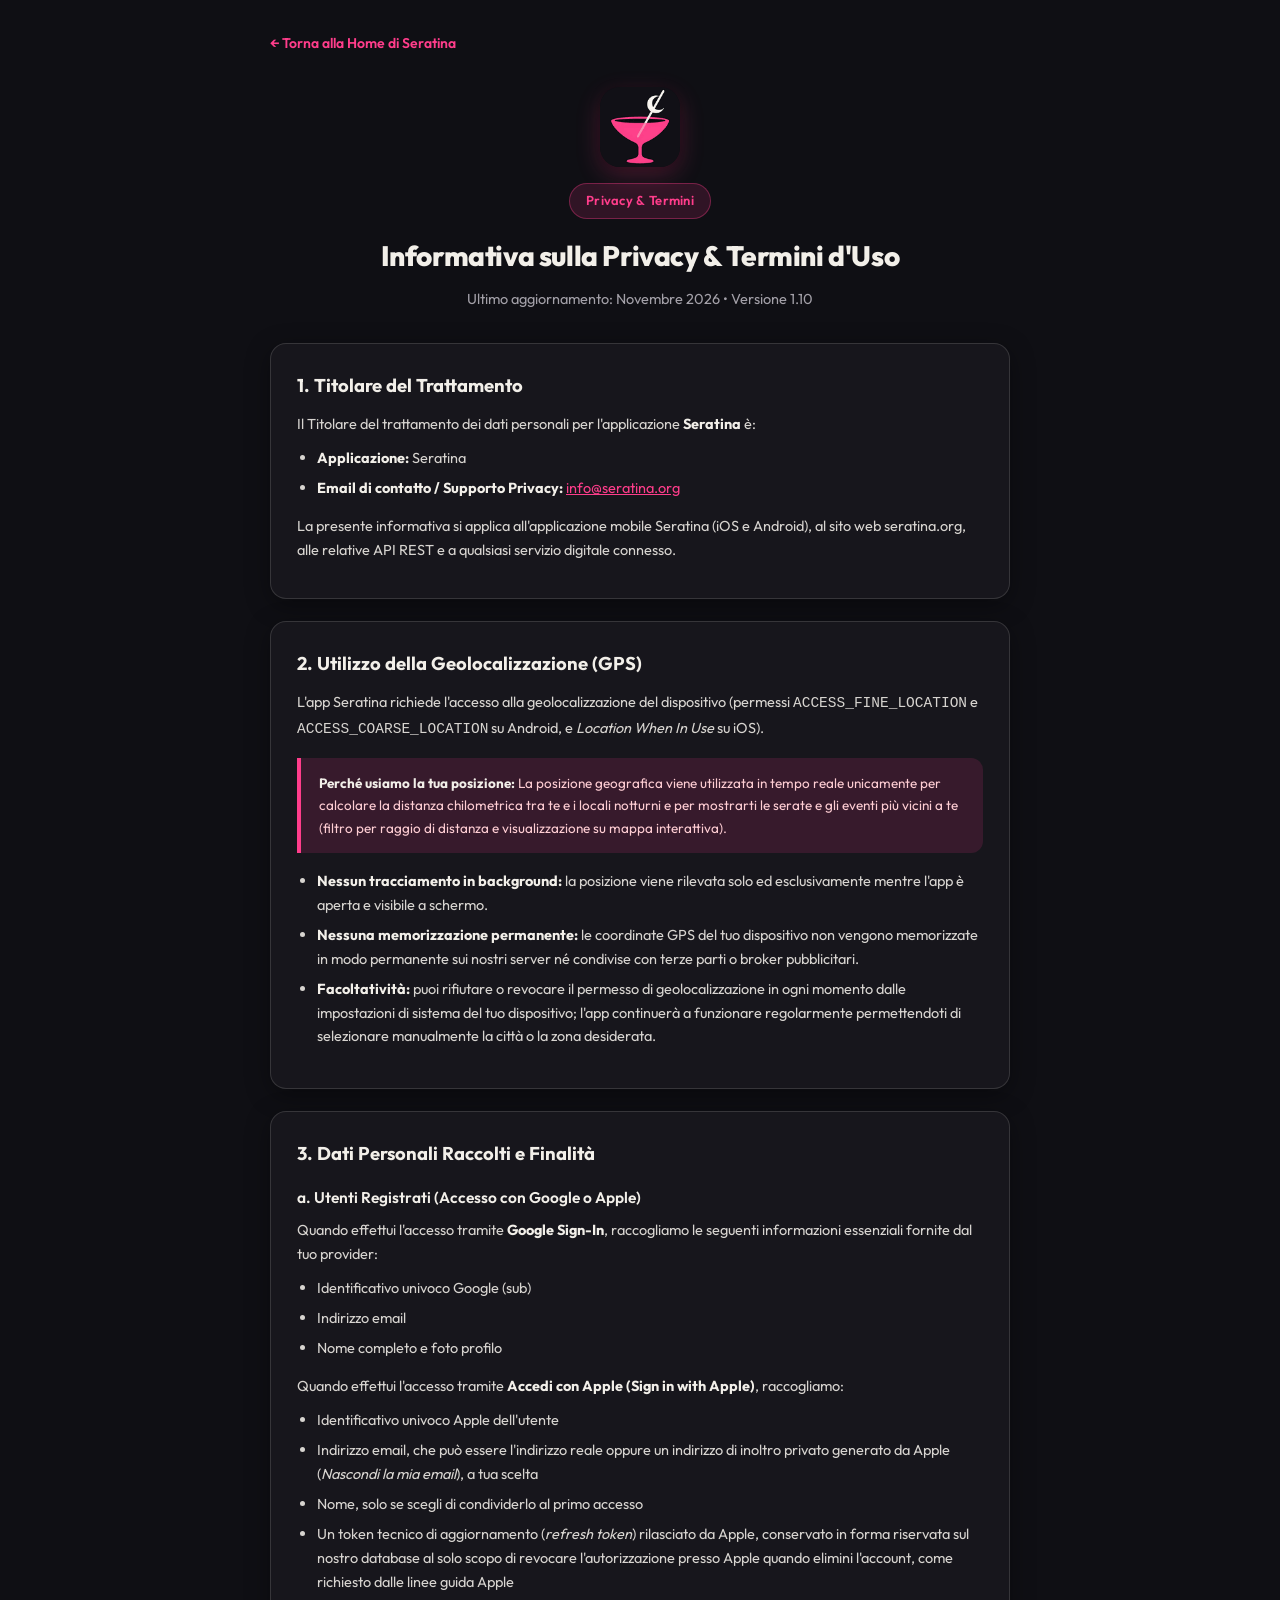
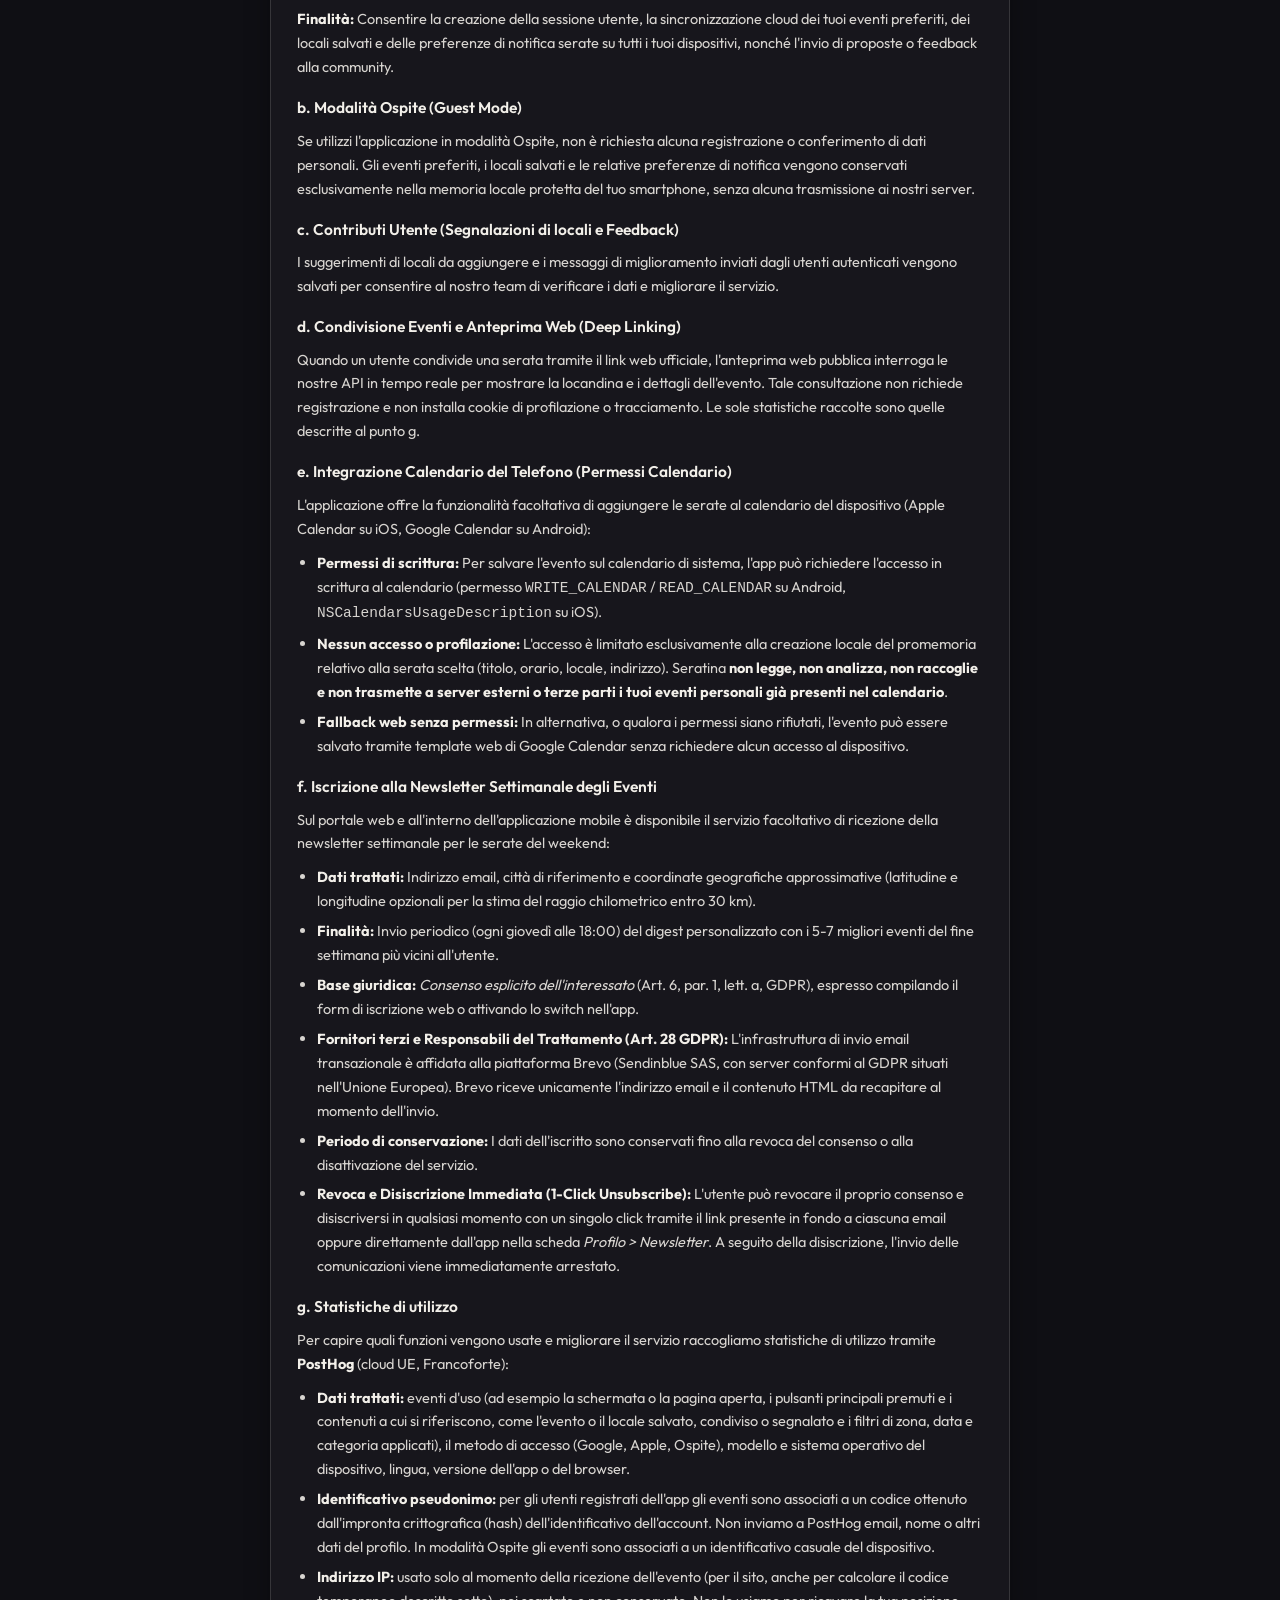
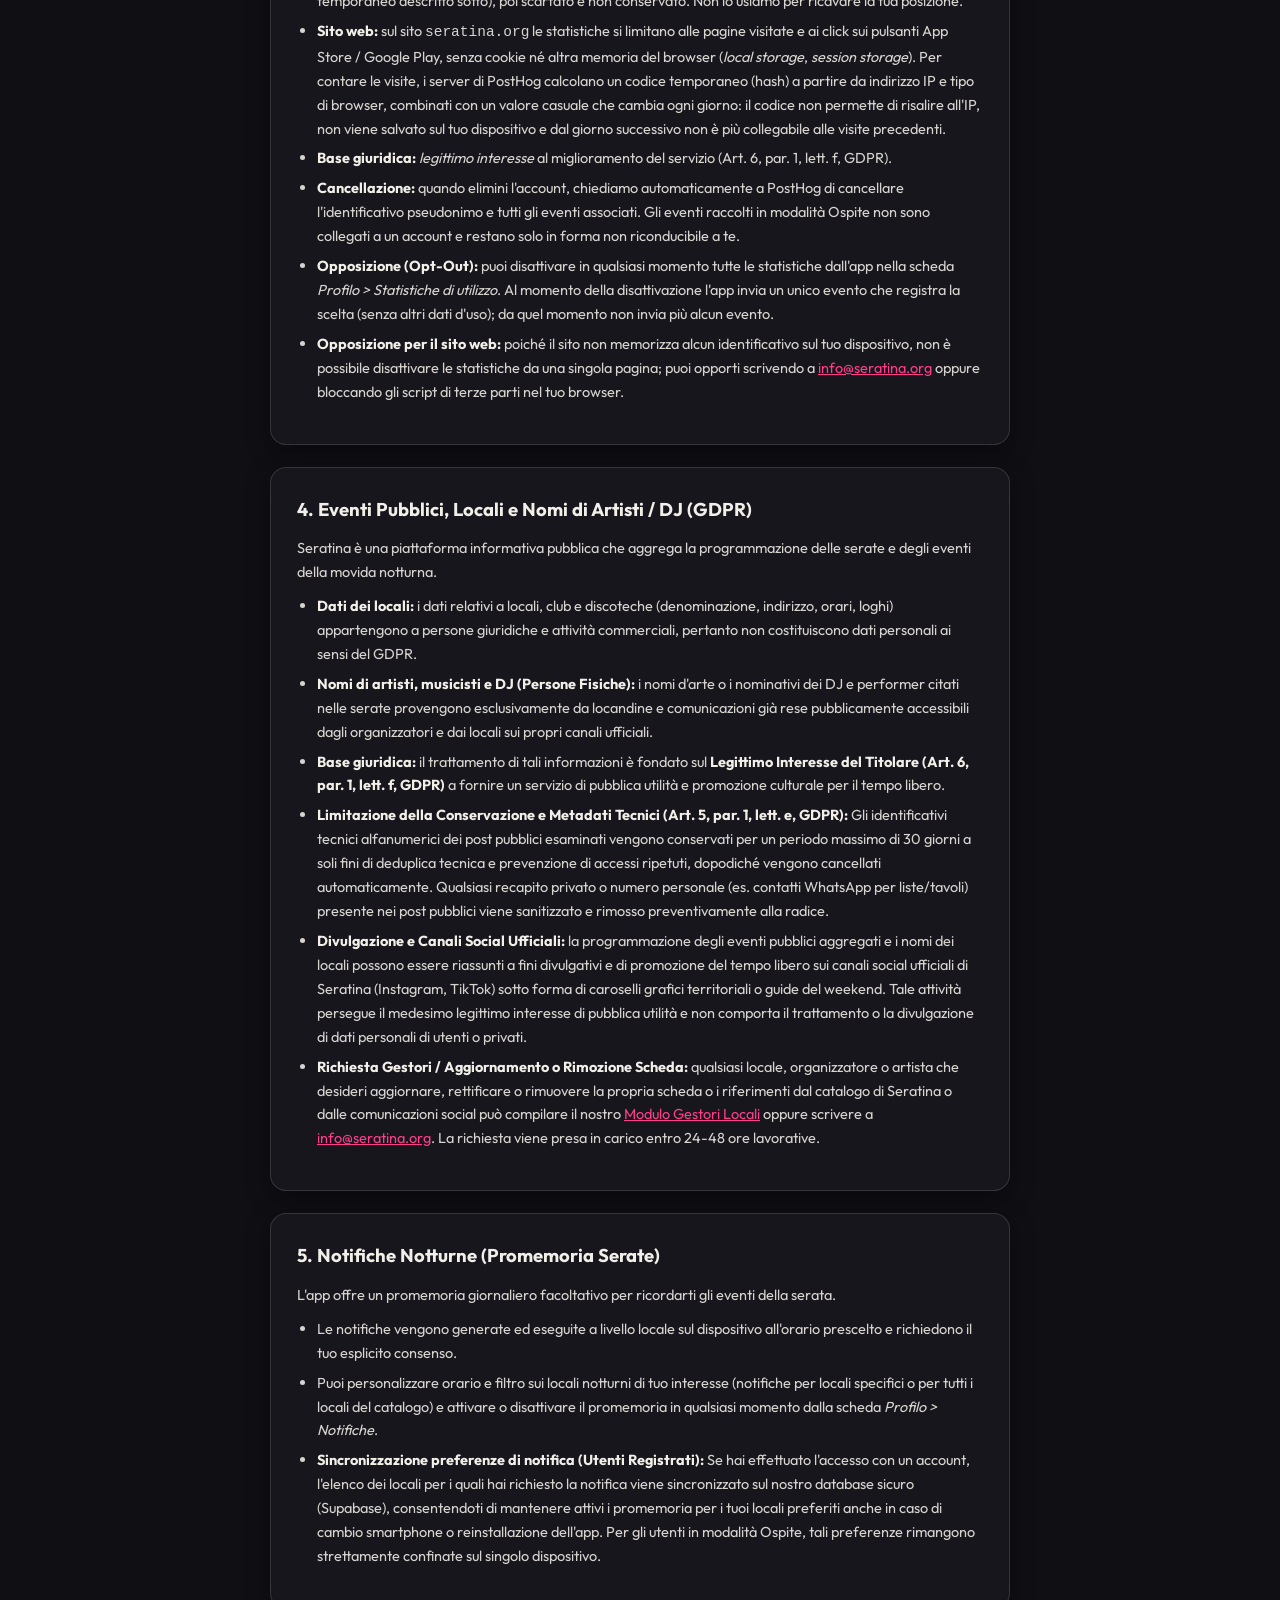
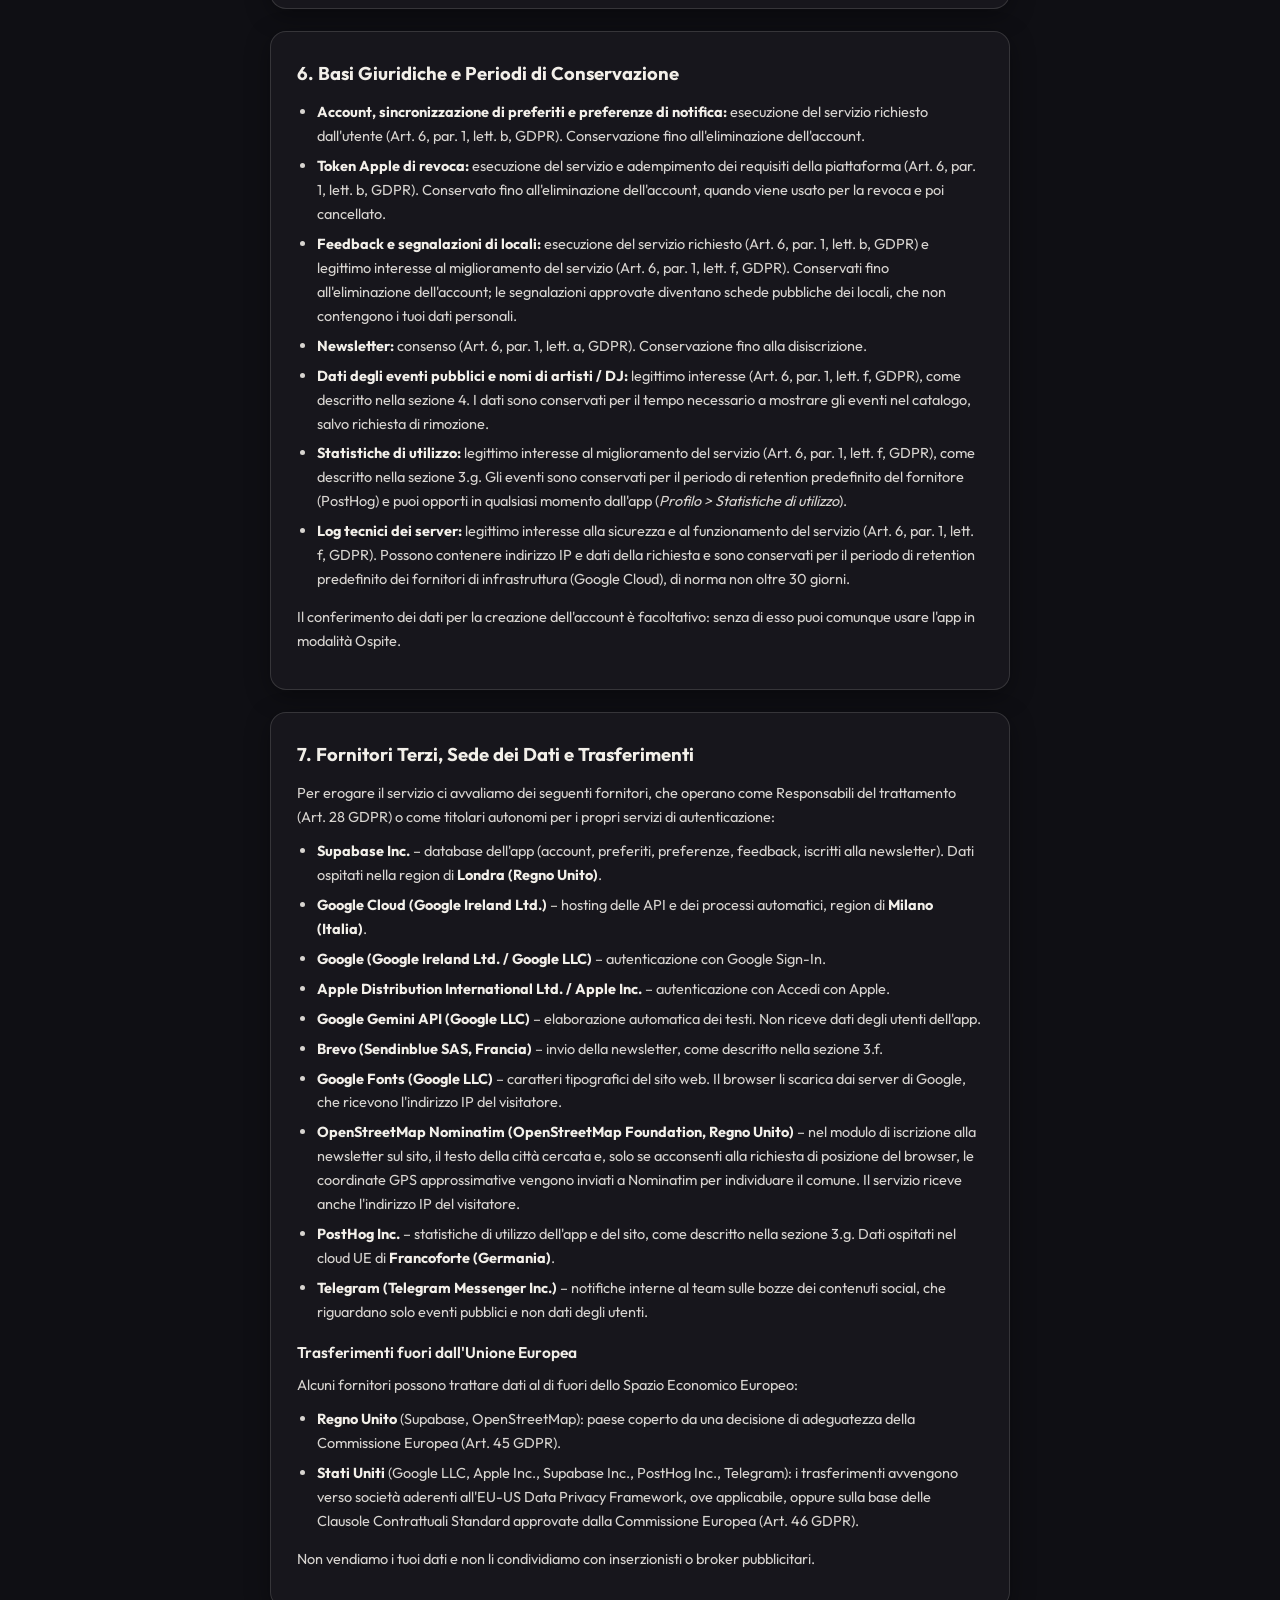
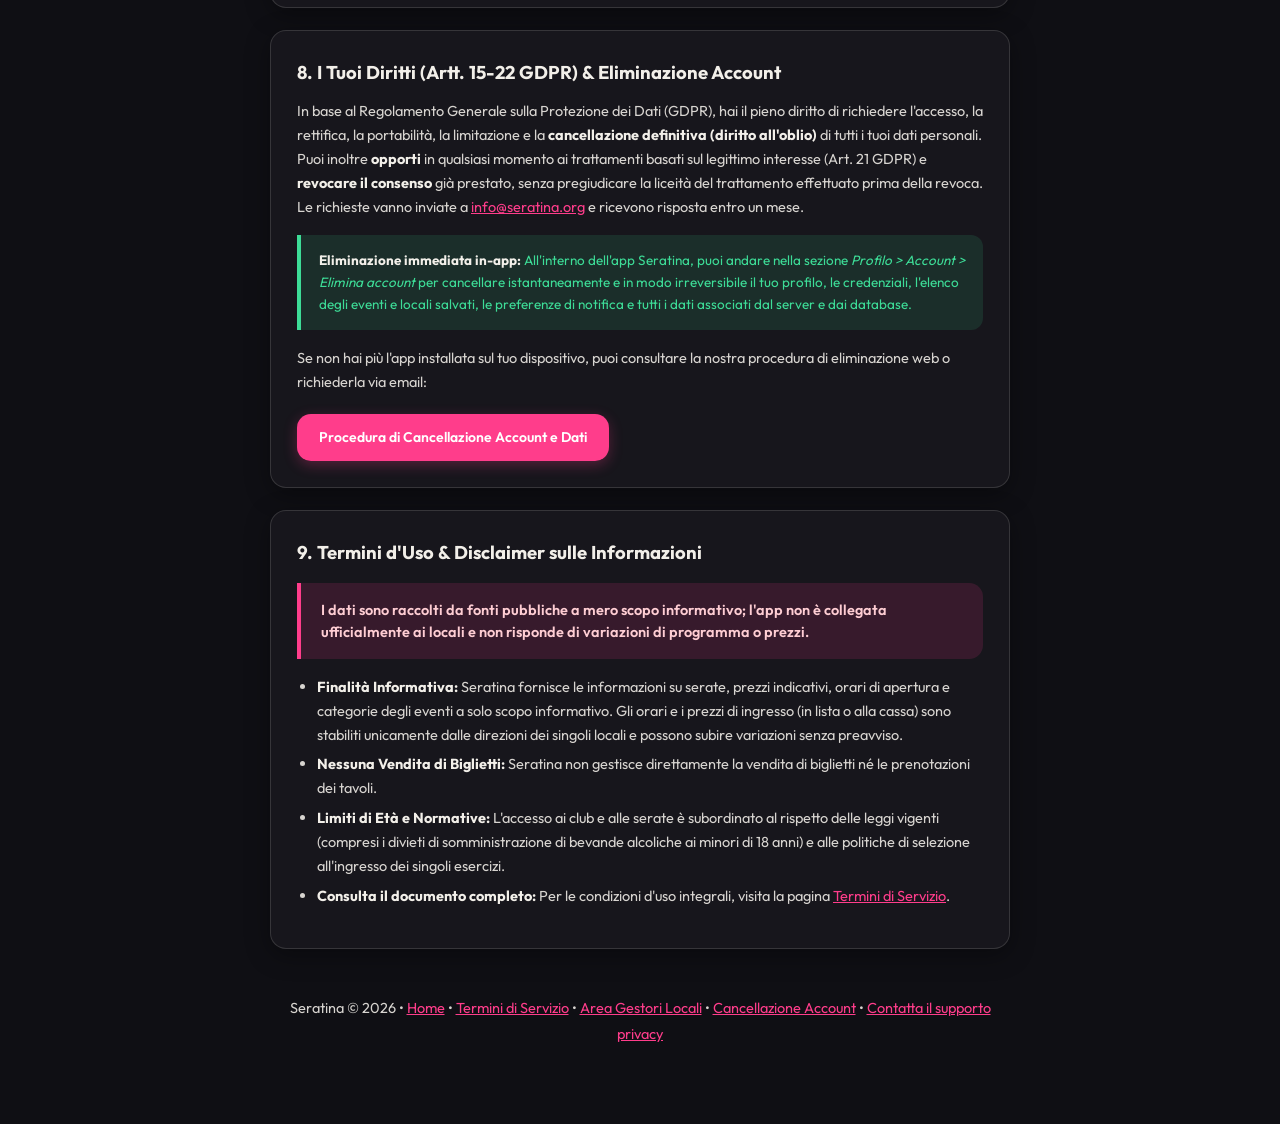
<file: privacy.html>
<!DOCTYPE html>
<html lang="it">
<head>
  <meta charset="UTF-8">
  <meta name="viewport" content="width=device-width, initial-scale=1.0">
  <title>Informativa sulla Privacy & Termini | Seratina</title>
  <meta name="description" content="Informativa sulla Privacy e Termini d'Uso ufficiale dell'applicazione Seratina conforme a GDPR, Apple App Store e Google Play.">
  <link rel="canonical" href="https://seratina.org/privacy.html">
  <meta property="og:type" content="website">
  <meta property="og:url" content="https://seratina.org/privacy.html">
  <meta property="og:title" content="Informativa sulla Privacy & Termini | Seratina">
  <meta property="og:description" content="Informativa sulla Privacy e Termini d'Uso ufficiale dell'applicazione Seratina conforme a GDPR, Apple App Store e Google Play.">
  <meta property="og:image" content="https://seratina.org/assets/logo.png">
  <link rel="icon" type="image/png" href="assets/favicon.png">
  <meta name="theme-color" content="#0f0f14">
  <link rel="preconnect" href="https://fonts.googleapis.com">
  <link rel="preconnect" href="https://fonts.gstatic.com" crossorigin>
  <link href="https://fonts.googleapis.com/css2?family=Outfit:wght@400;500;600;700&display=swap" rel="stylesheet">
  <style>
    :root {
      /* Palette Seratina: Ink, Bone, Magenta, Mint */
      --bg: #0f0f14;              /* ink */
      --card-bg: #17161c;         /* elevated ink */
      --card-alt: #1d1c21;        /* surface */
      --text-main: #f2efe9;
      --text-body: rgba(242, 239, 233, 0.88);
      --text-muted: #a3a0a8;
      --text-subtle: #77757a;
      --primary: #ff3d8b;         /* brand magenta */
      --primary-hover: #e62e78;
      --primary-active: #be123c;
      --primary-tint: rgba(255, 61, 139, 0.14);
      --primary-border: rgba(255, 61, 139, 0.35);
      --border: rgba(242, 239, 233, 0.14);
      --border-strong: rgba(242, 239, 233, 0.24);
      --success: #3ddc97;
      --success-bg: rgba(61, 220, 151, 0.12);
      --success-text: #3ddc97;
      --danger: #EF4444;
      --danger-bg: rgba(239, 68, 68, 0.12);
      --danger-text: #FCA5A5;
    }
    * {
      box-sizing: border-box;
      margin: 0;
      padding: 0;
    }
    ::selection {
      background: var(--primary);
      color: #FFFFFF;
    }
    body {
      font-family: "Outfit", -apple-system, BlinkMacSystemFont, "Segoe UI", sans-serif;
      background-color: var(--bg);
      color: var(--text-body);
      line-height: 1.65;
      padding: 32px 16px;
      display: flex;
      justify-content: center;
      min-height: 100vh;
    }
    .container {
      max-width: 740px;
      width: 100%;
    }
    header {
      text-align: center;
      margin-bottom: 32px;
      padding-top: 12px;
    }
    .top-nav {
      display: flex;
      justify-content: flex-start;
      margin-bottom: 20px;
    }
    .back-link {
      color: var(--primary);
      text-decoration: none;
      font-size: 14px;
      font-weight: 600;
      display: inline-flex;
      align-items: center;
      gap: 6px;
      transition: opacity 0.2s;
    }
    .back-link:hover {
      opacity: 0.8;
      text-decoration: underline;
    }
    .logo {
      width: 80px;
      height: 80px;
      border-radius: 20px;
      margin: 0 auto 16px auto;
      box-shadow: 0 8px 24px rgba(255, 61, 139, 0.24), 0 2px 10px rgba(0, 0, 0, 0.6);
      object-fit: cover;
      display: block;
    }
    .badge {
      display: inline-block;
      background: var(--primary-tint);
      color: var(--primary);
      border: 1px solid var(--primary-border);
      padding: 6px 16px;
      border-radius: 9999px;
      font-size: 13px;
      font-weight: 600;
      margin-bottom: 14px;
      letter-spacing: 0.3px;
    }
    h1 {
      font-size: 28px;
      font-weight: 800;
      margin-bottom: 8px;
      color: var(--text-main);
      letter-spacing: -0.4px;
    }
    .subtitle {
      color: var(--text-muted);
      font-size: 14.5px;
    }
    .card {
      background: var(--card-bg);
      border: 1px solid var(--border);
      border-radius: 16px;
      padding: 26px;
      margin-bottom: 22px;
      box-shadow: 0 6px 24px rgba(0, 0, 0, 0.35);
    }
    h2 {
      font-size: 18.5px;
      font-weight: 700;
      margin-bottom: 12px;
      color: var(--text-main);
      display: flex;
      align-items: center;
      gap: 8px;
    }
    h3 {
      font-size: 15.5px;
      font-weight: 600;
      margin-top: 16px;
      margin-bottom: 8px;
      color: var(--text-main);
    }
    p, li {
      color: var(--text-body);
      font-size: 14.5px;
      margin-bottom: 10px;
    }
    ul, ol {
      padding-left: 20px;
      margin-bottom: 14px;
    }
    li {
      margin-bottom: 6px;
    }
    strong {
      color: var(--text-main);
    }
    .box-info {
      background: var(--primary-tint);
      border-left: 4px solid var(--primary);
      padding: 14px 18px;
      border-radius: 0 12px 12px 0;
      margin: 16px 0;
    }
    .box-info p {
      color: #FECDD3;
      font-size: 13.5px;
      margin: 0;
    }
    .box-disclaimer {
      background: var(--primary-tint);
      border-left: 4px solid var(--primary);
      padding: 16px 20px;
      border-radius: 0 14px 14px 0;
      margin: 16px 0;
    }
    .box-disclaimer p {
      color: #FECDD3;
      font-size: 14.5px;
      font-weight: 600;
      line-height: 1.5;
      margin: 0;
    }
    .box-alert {
      background: var(--success-bg);
      border-left: 4px solid var(--success);
      padding: 14px 18px;
      border-radius: 0 12px 12px 0;
      margin: 16px 0;
    }
    .box-alert p {
      color: var(--success-text);
      font-size: 13.5px;
      margin: 0;
    }
    a {
      color: var(--primary);
      text-decoration: underline;
      transition: color 0.15s ease;
    }
    a:hover {
      color: #FDA4AF;
    }
    .button {
      display: inline-block;
      background: var(--primary);
      color: #FFFFFF !important;
      text-decoration: none;
      padding: 12px 22px;
      border-radius: 14px;
      font-weight: 600;
      font-size: 14px;
      margin-top: 10px;
      transition: background 0.2s ease, transform 0.1s ease;
      box-shadow: 0 4px 14px rgba(255, 61, 139, 0.28);
    }
    .button:hover {
      background: var(--primary-hover);
      transform: translateY(-1px);
    }
    .button:active {
      background: var(--primary-active);
      transform: translateY(0);
    }
    footer {
      text-align: center;
      padding: 24px 0 40px;
      color: var(--text-subtle);
      font-size: 13px;
      line-height: 1.8;
    }
  </style>
</head>
<body>
  <div class="container">
    <div class="top-nav">
      <a href="index.html" class="back-link">← Torna alla Home di Seratina</a>
    </div>

    <header>
      <img src="assets/logo.png" alt="Seratina" class="logo">
      <div class="badge">Privacy & Termini</div>
      <h1>Informativa sulla Privacy & Termini d'Uso</h1>
      <p class="subtitle">Ultimo aggiornamento: Novembre 2026 &bull; Versione 1.10</p>
    </header>

    <!-- 1. Titolare -->
    <div class="card">
      <h2>1. Titolare del Trattamento</h2>
      <p>Il Titolare del trattamento dei dati personali per l'applicazione <strong>Seratina</strong> è:</p>
      <ul>
        <li><strong>Applicazione:</strong> Seratina</li>
        <li><strong>Email di contatto / Supporto Privacy:</strong> <a href="mailto:info@seratina.org">info@seratina.org</a></li>
      </ul>
      <p>La presente informativa si applica all'applicazione mobile Seratina (iOS e Android), al sito web seratina.org, alle relative API REST e a qualsiasi servizio digitale connesso.</p>
    </div>

    <!-- 2. Geolocalizzazione -->
    <div class="card">
      <h2>2. Utilizzo della Geolocalizzazione (GPS)</h2>
      <p>L'app Seratina richiede l'accesso alla geolocalizzazione del dispositivo (permessi <code>ACCESS_FINE_LOCATION</code> e <code>ACCESS_COARSE_LOCATION</code> su Android, e <em>Location When In Use</em> su iOS).</p>
      
      <div class="box-info">
        <p><strong>Perché usiamo la tua posizione:</strong> La posizione geografica viene utilizzata in tempo reale unicamente per calcolare la distanza chilometrica tra te e i locali notturni e per mostrarti le serate e gli eventi più vicini a te (filtro per raggio di distanza e visualizzazione su mappa interattiva).</p>
      </div>

      <ul>
        <li><strong>Nessun tracciamento in background:</strong> la posizione viene rilevata solo ed esclusivamente mentre l'app è aperta e visibile a schermo.</li>
        <li><strong>Nessuna memorizzazione permanente:</strong> le coordinate GPS del tuo dispositivo non vengono memorizzate in modo permanente sui nostri server né condivise con terze parti o broker pubblicitari.</li>
        <li><strong>Facoltatività:</strong> puoi rifiutare o revocare il permesso di geolocalizzazione in ogni momento dalle impostazioni di sistema del tuo dispositivo; l'app continuerà a funzionare regolarmente permettendoti di selezionare manualmente la città o la zona desiderata.</li>
      </ul>
    </div>

    <!-- 3. Dati Utente Raccolti -->
    <div class="card">
      <h2>3. Dati Personali Raccolti e Finalità</h2>
      <h3>a. Utenti Registrati (Accesso con Google o Apple)</h3>
      <p>Quando effettui l'accesso tramite <strong>Google Sign-In</strong>, raccogliamo le seguenti informazioni essenziali fornite dal tuo provider:</p>
      <ul>
        <li>Identificativo univoco Google (sub)</li>
        <li>Indirizzo email</li>
        <li>Nome completo e foto profilo</li>
      </ul>
      <p>Quando effettui l'accesso tramite <strong>Accedi con Apple (Sign in with Apple)</strong>, raccogliamo:</p>
      <ul>
        <li>Identificativo univoco Apple dell'utente</li>
        <li>Indirizzo email, che può essere l'indirizzo reale oppure un indirizzo di inoltro privato generato da Apple (<em>Nascondi la mia email</em>), a tua scelta</li>
        <li>Nome, solo se scegli di condividerlo al primo accesso</li>
        <li>Un token tecnico di aggiornamento (<em>refresh token</em>) rilasciato da Apple, conservato in forma riservata sul nostro database al solo scopo di revocare l'autorizzazione presso Apple quando elimini l'account, come richiesto dalle linee guida Apple</li>
      </ul>
      <p><strong>Finalità:</strong> Consentire la creazione della sessione utente, la sincronizzazione cloud dei tuoi eventi preferiti, dei locali salvati e delle preferenze di notifica serate su tutti i tuoi dispositivi, nonché l'invio di proposte o feedback alla community.</p>

      <h3>b. Modalità Ospite (Guest Mode)</h3>
      <p>Se utilizzi l'applicazione in modalità Ospite, non è richiesta alcuna registrazione o conferimento di dati personali. Gli eventi preferiti, i locali salvati e le relative preferenze di notifica vengono conservati esclusivamente nella memoria locale protetta del tuo smartphone, senza alcuna trasmissione ai nostri server.</p>

      <h3>c. Contributi Utente (Segnalazioni di locali e Feedback)</h3>
      <p>I suggerimenti di locali da aggiungere e i messaggi di miglioramento inviati dagli utenti autenticati vengono salvati per consentire al nostro team di verificare i dati e migliorare il servizio.</p>

      <h3>d. Condivisione Eventi e Anteprima Web (Deep Linking)</h3>
      <p>Quando un utente condivide una serata tramite il link web ufficiale, l'anteprima web pubblica interroga le nostre API in tempo reale per mostrare la locandina e i dettagli dell'evento. Tale consultazione non richiede registrazione e non installa cookie di profilazione o tracciamento. Le sole statistiche raccolte sono quelle descritte al punto g.</p>

      <h3>e. Integrazione Calendario del Telefono (Permessi Calendario)</h3>
      <p>L'applicazione offre la funzionalità facoltativa di aggiungere le serate al calendario del dispositivo (Apple Calendar su iOS, Google Calendar su Android):</p>
      <ul>
        <li><strong>Permessi di scrittura:</strong> Per salvare l'evento sul calendario di sistema, l'app può richiedere l'accesso in scrittura al calendario (permesso <code>WRITE_CALENDAR</code> / <code>READ_CALENDAR</code> su Android, <code>NSCalendarsUsageDescription</code> su iOS).</li>
        <li><strong>Nessun accesso o profilazione:</strong> L'accesso è limitato esclusivamente alla creazione locale del promemoria relativo alla serata scelta (titolo, orario, locale, indirizzo). Seratina <strong>non legge, non analizza, non raccoglie e non trasmette a server esterni o terze parti i tuoi eventi personali già presenti nel calendario</strong>.</li>
        <li><strong>Fallback web senza permessi:</strong> In alternativa, o qualora i permessi siano rifiutati, l'evento può essere salvato tramite template web di Google Calendar senza richiedere alcun accesso al dispositivo.</li>
      </ul>

      <h3>f. Iscrizione alla Newsletter Settimanale degli Eventi</h3>
      <p>Sul portale web e all'interno dell'applicazione mobile è disponibile il servizio facoltativo di ricezione della newsletter settimanale per le serate del weekend:</p>
      <ul>
        <li><strong>Dati trattati:</strong> Indirizzo email, città di riferimento e coordinate geografiche approssimative (latitudine e longitudine opzionali per la stima del raggio chilometrico entro 30 km).</li>
        <li><strong>Finalità:</strong> Invio periodico (ogni giovedì alle 18:00) del digest personalizzato con i 5-7 migliori eventi del fine settimana più vicini all'utente.</li>
        <li><strong>Base giuridica:</strong> <em>Consenso esplicito dell'interessato</em> (Art. 6, par. 1, lett. a, GDPR), espresso compilando il form di iscrizione web o attivando lo switch nell'app.</li>
        <li><strong>Fornitori terzi e Responsabili del Trattamento (Art. 28 GDPR):</strong> L'infrastruttura di invio email transazionale è affidata alla piattaforma Brevo (Sendinblue SAS, con server conformi al GDPR situati nell'Unione Europea). Brevo riceve unicamente l'indirizzo email e il contenuto HTML da recapitare al momento dell'invio.</li>
        <li><strong>Periodo di conservazione:</strong> I dati dell'iscritto sono conservati fino alla revoca del consenso o alla disattivazione del servizio.</li>
        <li><strong>Revoca e Disiscrizione Immediata (1-Click Unsubscribe):</strong> L'utente può revocare il proprio consenso e disiscriversi in qualsiasi momento con un singolo click tramite il link presente in fondo a ciascuna email oppure direttamente dall'app nella scheda <em>Profilo &gt; Newsletter</em>. A seguito della disiscrizione, l'invio delle comunicazioni viene immediatamente arrestato.</li>
      </ul>
      <h3>g. Statistiche di utilizzo</h3>
      <p>Per capire quali funzioni vengono usate e migliorare il servizio raccogliamo statistiche di utilizzo tramite <strong>PostHog</strong> (cloud UE, Francoforte):</p>
      <ul>
        <li><strong>Dati trattati:</strong> eventi d'uso (ad esempio la schermata o la pagina aperta, i pulsanti principali premuti e i contenuti a cui si riferiscono, come l'evento o il locale salvato, condiviso o segnalato e i filtri di zona, data e categoria applicati), il metodo di accesso (Google, Apple, Ospite), modello e sistema operativo del dispositivo, lingua, versione dell'app o del browser.</li>
        <li><strong>Identificativo pseudonimo:</strong> per gli utenti registrati dell'app gli eventi sono associati a un codice ottenuto dall'impronta crittografica (hash) dell'identificativo dell'account. Non inviamo a PostHog email, nome o altri dati del profilo. In modalità Ospite gli eventi sono associati a un identificativo casuale del dispositivo.</li>
        <li><strong>Indirizzo IP:</strong> usato solo al momento della ricezione dell'evento (per il sito, anche per calcolare il codice temporaneo descritto sotto), poi scartato e non conservato. Non lo usiamo per ricavare la tua posizione.</li>
        <li><strong>Sito web:</strong> sul sito <code>seratina.org</code> le statistiche si limitano alle pagine visitate e ai click sui pulsanti App Store / Google Play, senza cookie né altra memoria del browser (<em>local storage</em>, <em>session storage</em>). Per contare le visite, i server di PostHog calcolano un codice temporaneo (hash) a partire da indirizzo IP e tipo di browser, combinati con un valore casuale che cambia ogni giorno: il codice non permette di risalire all'IP, non viene salvato sul tuo dispositivo e dal giorno successivo non è più collegabile alle visite precedenti.</li>
        <li><strong>Base giuridica:</strong> <em>legittimo interesse</em> al miglioramento del servizio (Art. 6, par. 1, lett. f, GDPR).</li>
        <li><strong>Cancellazione:</strong> quando elimini l'account, chiediamo automaticamente a PostHog di cancellare l'identificativo pseudonimo e tutti gli eventi associati. Gli eventi raccolti in modalità Ospite non sono collegati a un account e restano solo in forma non riconducibile a te.</li>
        <li><strong>Opposizione (Opt-Out):</strong> puoi disattivare in qualsiasi momento tutte le statistiche dall'app nella scheda <em>Profilo &gt; Statistiche di utilizzo</em>. Al momento della disattivazione l'app invia un unico evento che registra la scelta (senza altri dati d'uso); da quel momento non invia più alcun evento.</li>
        <li><strong>Opposizione per il sito web:</strong> poiché il sito non memorizza alcun identificativo sul tuo dispositivo, non è possibile disattivare le statistiche da una singola pagina; puoi opporti scrivendo a <a href="mailto:info@seratina.org">info@seratina.org</a> oppure bloccando gli script di terze parti nel tuo browser.</li>
      </ul>
    </div>

    <!-- 4. Aggregazione Eventi Pubblici e Artisti/DJ -->
    <div class="card">
      <h2>4. Eventi Pubblici, Locali e Nomi di Artisti / DJ (GDPR)</h2>
      <p>Seratina è una piattaforma informativa pubblica che aggrega la programmazione delle serate e degli eventi della movida notturna.</p>
      <ul>
        <li><strong>Dati dei locali:</strong> i dati relativi a locali, club e discoteche (denominazione, indirizzo, orari, loghi) appartengono a persone giuridiche e attività commerciali, pertanto non costituiscono dati personali ai sensi del GDPR.</li>
        <li><strong>Nomi di artisti, musicisti e DJ (Persone Fisiche):</strong> i nomi d'arte o i nominativi dei DJ e performer citati nelle serate provengono esclusivamente da locandine e comunicazioni già rese pubblicamente accessibili dagli organizzatori e dai locali sui propri canali ufficiali.</li>
        <li><strong>Base giuridica:</strong> il trattamento di tali informazioni è fondato sul <strong>Legittimo Interesse del Titolare (Art. 6, par. 1, lett. f, GDPR)</strong> a fornire un servizio di pubblica utilità e promozione culturale per il tempo libero.</li>
        <li><strong>Limitazione della Conservazione e Metadati Tecnici (Art. 5, par. 1, lett. e, GDPR):</strong> Gli identificativi tecnici alfanumerici dei post pubblici esaminati vengono conservati per un periodo massimo di 30 giorni a soli fini di deduplica tecnica e prevenzione di accessi ripetuti, dopodiché vengono cancellati automaticamente. Qualsiasi recapito privato o numero personale (es. contatti WhatsApp per liste/tavoli) presente nei post pubblici viene sanitizzato e rimosso preventivamente alla radice.</li>
        <li><strong>Divulgazione e Canali Social Ufficiali:</strong> la programmazione degli eventi pubblici aggregati e i nomi dei locali possono essere riassunti a fini divulgativi e di promozione del tempo libero sui canali social ufficiali di Seratina (Instagram, TikTok) sotto forma di caroselli grafici territoriali o guide del weekend. Tale attività persegue il medesimo legittimo interesse di pubblica utilità e non comporta il trattamento o la divulgazione di dati personali di utenti o privati.</li>
        <li><strong>Richiesta Gestori / Aggiornamento o Rimozione Scheda:</strong> qualsiasi locale, organizzatore o artista che desideri aggiornare, rettificare o rimuovere la propria scheda o i riferimenti dal catalogo di Seratina o dalle comunicazioni social può compilare il nostro <a href="gestori.html">Modulo Gestori Locali</a> oppure scrivere a <a href="mailto:info@seratina.org">info@seratina.org</a>. La richiesta viene presa in carico entro 24-48 ore lavorative.</li>
      </ul>
    </div>

    <!-- 5. Notifiche Promemoria -->
    <div class="card">
      <h2>5. Notifiche Notturne (Promemoria Serate)</h2>
      <p>L'app offre un promemoria giornaliero facoltativo per ricordarti gli eventi della serata.</p>
      <ul>
        <li>Le notifiche vengono generate ed eseguite a livello locale sul dispositivo all'orario prescelto e richiedono il tuo esplicito consenso.</li>
        <li>Puoi personalizzare orario e filtro sui locali notturni di tuo interesse (notifiche per locali specifici o per tutti i locali del catalogo) e attivare o disattivare il promemoria in qualsiasi momento dalla scheda <em>Profilo &gt; Notifiche</em>.</li>
        <li><strong>Sincronizzazione preferenze di notifica (Utenti Registrati):</strong> Se hai effettuato l'accesso con un account, l'elenco dei locali per i quali hai richiesto la notifica viene sincronizzato sul nostro database sicuro (Supabase), consentendoti di mantenere attivi i promemoria per i tuoi locali preferiti anche in caso di cambio smartphone o reinstallazione dell'app. Per gli utenti in modalità Ospite, tali preferenze rimangono strettamente confinate sul singolo dispositivo.</li>
      </ul>
    </div>

    <!-- 6. Basi giuridiche e conservazione -->
    <div class="card">
      <h2>6. Basi Giuridiche e Periodi di Conservazione</h2>
      <ul>
        <li><strong>Account, sincronizzazione di preferiti e preferenze di notifica:</strong> esecuzione del servizio richiesto dall'utente (Art. 6, par. 1, lett. b, GDPR). Conservazione fino all'eliminazione dell'account.</li>
        <li><strong>Token Apple di revoca:</strong> esecuzione del servizio e adempimento dei requisiti della piattaforma (Art. 6, par. 1, lett. b, GDPR). Conservato fino all'eliminazione dell'account, quando viene usato per la revoca e poi cancellato.</li>
        <li><strong>Feedback e segnalazioni di locali:</strong> esecuzione del servizio richiesto (Art. 6, par. 1, lett. b, GDPR) e legittimo interesse al miglioramento del servizio (Art. 6, par. 1, lett. f, GDPR). Conservati fino all'eliminazione dell'account; le segnalazioni approvate diventano schede pubbliche dei locali, che non contengono i tuoi dati personali.</li>
        <li><strong>Newsletter:</strong> consenso (Art. 6, par. 1, lett. a, GDPR). Conservazione fino alla disiscrizione.</li>
        <li><strong>Dati degli eventi pubblici e nomi di artisti / DJ:</strong> legittimo interesse (Art. 6, par. 1, lett. f, GDPR), come descritto nella sezione 4. I dati sono conservati per il tempo necessario a mostrare gli eventi nel catalogo, salvo richiesta di rimozione.</li>
        <li><strong>Statistiche di utilizzo:</strong> legittimo interesse al miglioramento del servizio (Art. 6, par. 1, lett. f, GDPR), come descritto nella sezione 3.g. Gli eventi sono conservati per il periodo di retention predefinito del fornitore (PostHog) e puoi opporti in qualsiasi momento dall'app (<em>Profilo &gt; Statistiche di utilizzo</em>).</li>
        <li><strong>Log tecnici dei server:</strong> legittimo interesse alla sicurezza e al funzionamento del servizio (Art. 6, par. 1, lett. f, GDPR). Possono contenere indirizzo IP e dati della richiesta e sono conservati per il periodo di retention predefinito dei fornitori di infrastruttura (Google Cloud), di norma non oltre 30 giorni.</li>
      </ul>
      <p>Il conferimento dei dati per la creazione dell'account è facoltativo: senza di esso puoi comunque usare l'app in modalità Ospite.</p>
    </div>

    <!-- 7. Fornitori e trasferimenti -->
    <div class="card">
      <h2>7. Fornitori Terzi, Sede dei Dati e Trasferimenti</h2>
      <p>Per erogare il servizio ci avvaliamo dei seguenti fornitori, che operano come Responsabili del trattamento (Art. 28 GDPR) o come titolari autonomi per i propri servizi di autenticazione:</p>
      <ul>
        <li><strong>Supabase Inc.</strong> – database dell'app (account, preferiti, preferenze, feedback, iscritti alla newsletter). Dati ospitati nella region di <strong>Londra (Regno Unito)</strong>.</li>
        <li><strong>Google Cloud (Google Ireland Ltd.)</strong> – hosting delle API e dei processi automatici, region di <strong>Milano (Italia)</strong>.</li>
        <li><strong>Google (Google Ireland Ltd. / Google LLC)</strong> – autenticazione con Google Sign-In.</li>
        <li><strong>Apple Distribution International Ltd. / Apple Inc.</strong> – autenticazione con Accedi con Apple.</li>
        <li><strong>Google Gemini API (Google LLC)</strong> – elaborazione automatica dei testi. Non riceve dati degli utenti dell'app.</li>
        <li><strong>Brevo (Sendinblue SAS, Francia)</strong> – invio della newsletter, come descritto nella sezione 3.f.</li>
        <li><strong>Google Fonts (Google LLC)</strong> – caratteri tipografici del sito web. Il browser li scarica dai server di Google, che ricevono l'indirizzo IP del visitatore.</li>
        <li><strong>OpenStreetMap Nominatim (OpenStreetMap Foundation, Regno Unito)</strong> – nel modulo di iscrizione alla newsletter sul sito, il testo della città cercata e, solo se acconsenti alla richiesta di posizione del browser, le coordinate GPS approssimative vengono inviati a Nominatim per individuare il comune. Il servizio riceve anche l'indirizzo IP del visitatore.</li>
        <li><strong>PostHog Inc.</strong> – statistiche di utilizzo dell'app e del sito, come descritto nella sezione 3.g. Dati ospitati nel cloud UE di <strong>Francoforte (Germania)</strong>.</li>
        <li><strong>Telegram (Telegram Messenger Inc.)</strong> – notifiche interne al team sulle bozze dei contenuti social, che riguardano solo eventi pubblici e non dati degli utenti.</li>
      </ul>
      <h3>Trasferimenti fuori dall'Unione Europea</h3>
      <p>Alcuni fornitori possono trattare dati al di fuori dello Spazio Economico Europeo:</p>
      <ul>
        <li><strong>Regno Unito</strong> (Supabase, OpenStreetMap): paese coperto da una decisione di adeguatezza della Commissione Europea (Art. 45 GDPR).</li>
        <li><strong>Stati Uniti</strong> (Google LLC, Apple Inc., Supabase Inc., PostHog Inc., Telegram): i trasferimenti avvengono verso società aderenti all'EU-US Data Privacy Framework, ove applicabile, oppure sulla base delle Clausole Contrattuali Standard approvate dalla Commissione Europea (Art. 46 GDPR).</li>
      </ul>
      <p>Non vendiamo i tuoi dati e non li condividiamo con inserzionisti o broker pubblicitari.</p>
    </div>

    <!-- 8. Diritti GDPR ed Eliminazione Account -->
    <div class="card">
      <h2>8. I Tuoi Diritti (Artt. 15-22 GDPR) & Eliminazione Account</h2>
      <p>In base al Regolamento Generale sulla Protezione dei Dati (GDPR), hai il pieno diritto di richiedere l'accesso, la rettifica, la portabilità, la limitazione e la <strong>cancellazione definitiva (diritto all'oblio)</strong> di tutti i tuoi dati personali. Puoi inoltre <strong>opporti</strong> in qualsiasi momento ai trattamenti basati sul legittimo interesse (Art. 21 GDPR) e <strong>revocare il consenso</strong> già prestato, senza pregiudicare la liceità del trattamento effettuato prima della revoca. Le richieste vanno inviate a <a href="mailto:info@seratina.org">info@seratina.org</a> e ricevono risposta entro un mese.</p>
      
      <div class="box-alert">
        <p><strong>Eliminazione immediata in-app:</strong> All'interno dell'app Seratina, puoi andare nella sezione <em>Profilo &gt; Account &gt; Elimina account</em> per cancellare istantaneamente e in modo irreversibile il tuo profilo, le credenziali, l'elenco degli eventi e locali salvati, le preferenze di notifica e tutti i dati associati dal server e dai database.</p>
      </div>

      <p>Se non hai più l'app installata sul tuo dispositivo, puoi consultare la nostra procedura di eliminazione web o richiederla via email:</p>
      <a href="delete-account.html" class="button">Procedura di Cancellazione Account e Dati</a>
    </div>

    <!-- 9. Termini d'Uso e Disclaimer -->
    <div class="card">
      <h2>9. Termini d'Uso & Disclaimer sulle Informazioni</h2>
      
      <div class="box-disclaimer">
        <p>I dati sono raccolti da fonti pubbliche a mero scopo informativo; l'app non è collegata ufficialmente ai locali e non risponde di variazioni di programma o prezzi.</p>
      </div>

      <ul>
        <li><strong>Finalità Informativa:</strong> Seratina fornisce le informazioni su serate, prezzi indicativi, orari di apertura e categorie degli eventi a solo scopo informativo. Gli orari e i prezzi di ingresso (in lista o alla cassa) sono stabiliti unicamente dalle direzioni dei singoli locali e possono subire variazioni senza preavviso.</li>
        <li><strong>Nessuna Vendita di Biglietti:</strong> Seratina non gestisce direttamente la vendita di biglietti né le prenotazioni dei tavoli.</li>
        <li><strong>Limiti di Età e Normative:</strong> L'accesso ai club e alle serate è subordinato al rispetto delle leggi vigenti (compresi i divieti di somministrazione di bevande alcoliche ai minori di 18 anni) e alle politiche di selezione all'ingresso dei singoli esercizi.</li>
        <li><strong>Consulta il documento completo:</strong> Per le condizioni d'uso integrali, visita la pagina <a href="terms.html">Termini di Servizio</a>.</li>
      </ul>
    </div>

    <footer>
      <p>Seratina &copy; 2026 &bull; <a href="index.html">Home</a> &bull; <a href="terms.html">Termini di Servizio</a> &bull; <a href="gestori.html">Area Gestori Locali</a> &bull; <a href="delete-account.html">Cancellazione Account</a> &bull; <a href="mailto:info@seratina.org">Contatta il supporto privacy</a></p>
    </footer>
  </div>
</body>
</html>
</file>
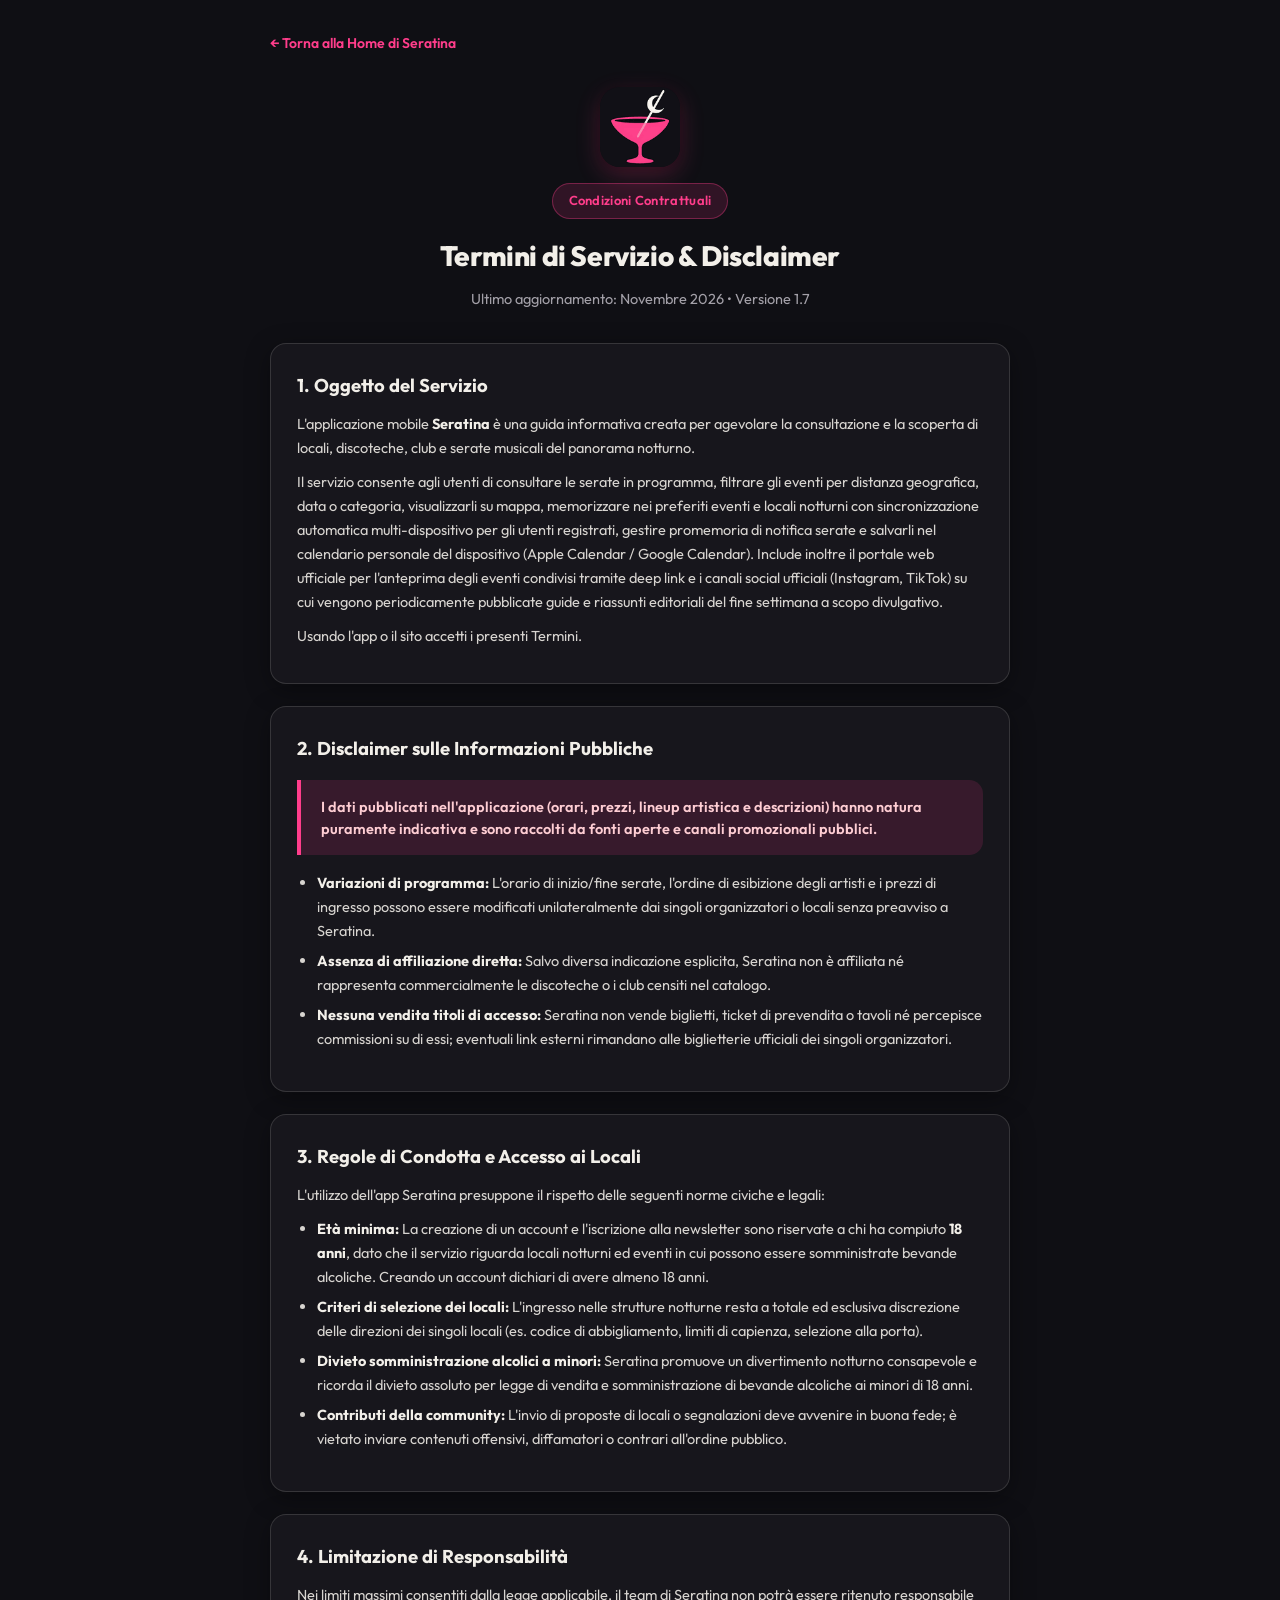
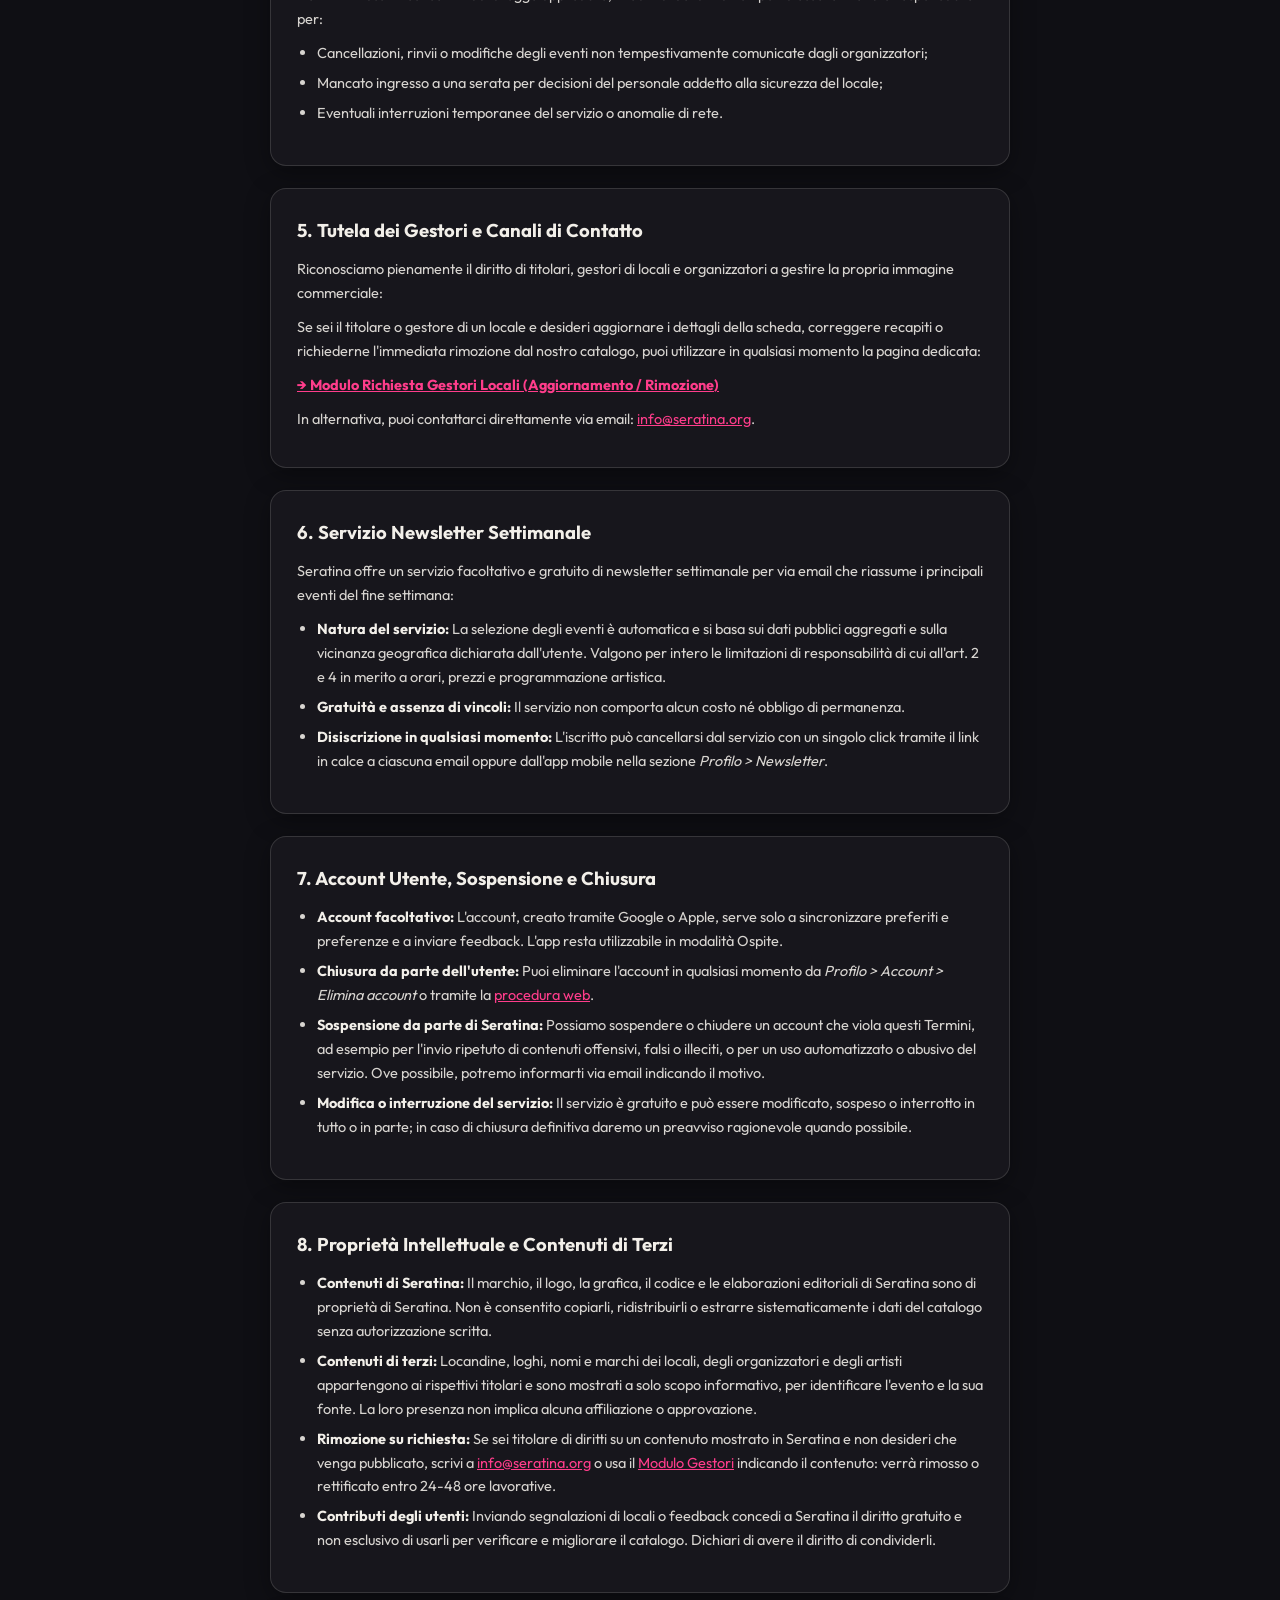
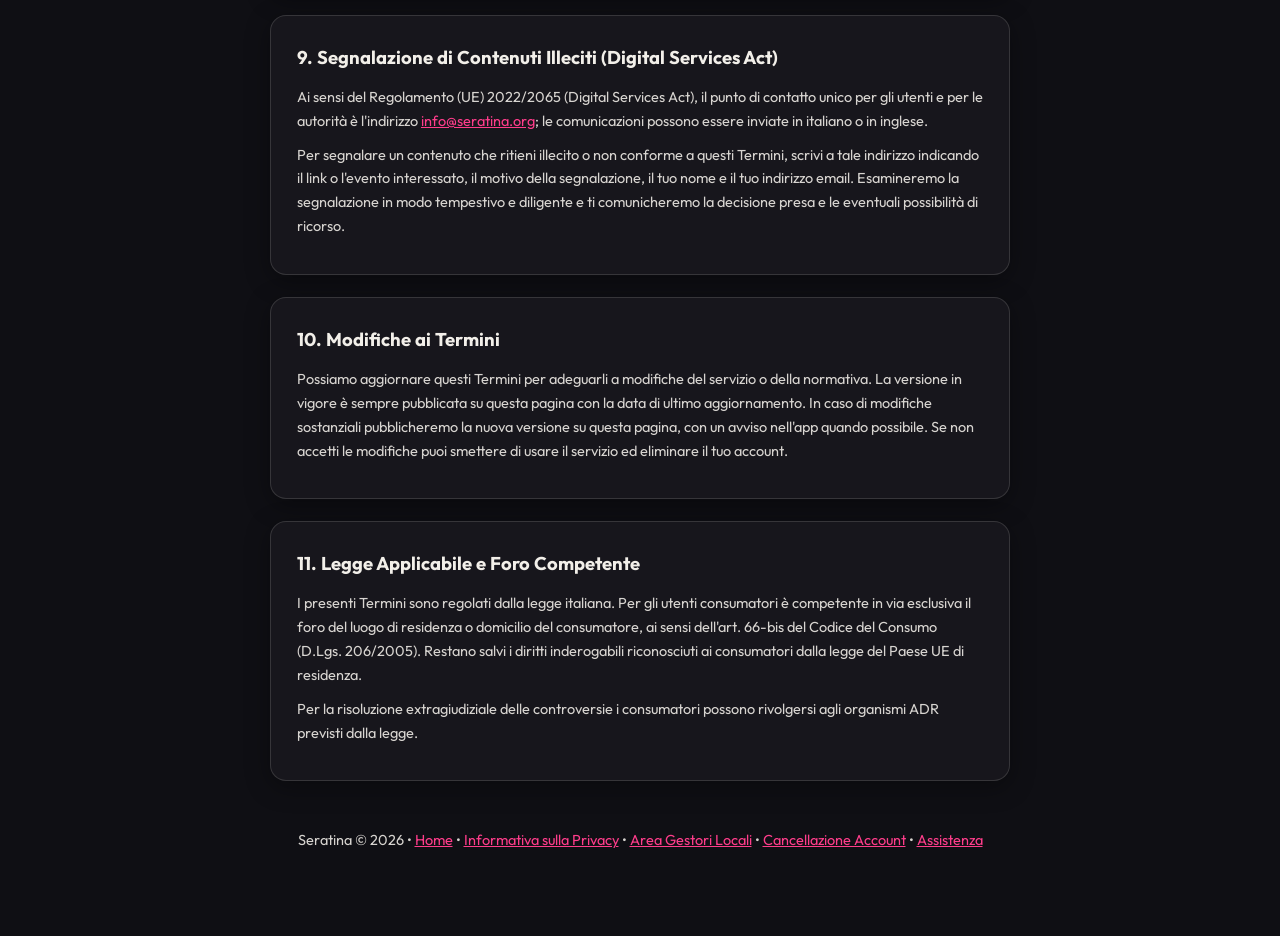
<file: terms.html>
<!DOCTYPE html>
<html lang="it">
<head>
  <meta charset="UTF-8">
  <meta name="viewport" content="width=device-width, initial-scale=1.0">
  <title>Termini di Servizio & Disclaimer | Seratina</title>
  <meta name="description" content="Termini di Servizio e Disclaimer di non responsabilità dell'applicazione Seratina.">
  <link rel="canonical" href="https://seratina.org/terms.html">
  <meta property="og:type" content="website">
  <meta property="og:url" content="https://seratina.org/terms.html">
  <meta property="og:title" content="Termini di Servizio & Disclaimer | Seratina">
  <meta property="og:description" content="Termini di Servizio e Disclaimer di non responsabilità dell'applicazione Seratina.">
  <meta property="og:image" content="https://seratina.org/assets/logo.png">
  <link rel="icon" type="image/png" href="assets/favicon.png">
  <meta name="theme-color" content="#0f0f14">
  <link rel="preconnect" href="https://fonts.googleapis.com">
  <link rel="preconnect" href="https://fonts.gstatic.com" crossorigin>
  <link href="https://fonts.googleapis.com/css2?family=Outfit:wght@400;500;600;700&display=swap" rel="stylesheet">
  <style>
    :root {
      /* Palette Seratina: Ink, Bone, Magenta, Mint */
      --bg: #0f0f14;              /* ink */
      --card-bg: #17161c;         /* elevated ink */
      --card-alt: #1d1c21;        /* surface */
      --text-main: #f2efe9;
      --text-body: rgba(242, 239, 233, 0.88);
      --text-muted: #a3a0a8;
      --text-subtle: #77757a;
      --primary: #ff3d8b;         /* brand magenta */
      --primary-hover: #e62e78;
      --primary-active: #be123c;
      --primary-tint: rgba(255, 61, 139, 0.14);
      --primary-border: rgba(255, 61, 139, 0.35);
      --border: rgba(242, 239, 233, 0.14);
      --border-strong: rgba(242, 239, 233, 0.24);
      --success: #3ddc97;
      --success-bg: rgba(61, 220, 151, 0.12);
      --success-text: #3ddc97;
    }
    * {
      box-sizing: border-box;
      margin: 0;
      padding: 0;
    }
    ::selection {
      background: var(--primary);
      color: #FFFFFF;
    }
    body {
      font-family: "Outfit", -apple-system, BlinkMacSystemFont, "Segoe UI", sans-serif;
      background-color: var(--bg);
      color: var(--text-body);
      line-height: 1.65;
      padding: 32px 16px;
      display: flex;
      justify-content: center;
      min-height: 100vh;
    }
    .container {
      max-width: 740px;
      width: 100%;
    }
    header {
      text-align: center;
      margin-bottom: 32px;
      padding-top: 12px;
    }
    .top-nav {
      display: flex;
      justify-content: flex-start;
      margin-bottom: 20px;
    }
    .back-link {
      color: var(--primary);
      text-decoration: none;
      font-size: 14px;
      font-weight: 600;
      display: inline-flex;
      align-items: center;
      gap: 6px;
      transition: opacity 0.2s;
    }
    .back-link:hover {
      opacity: 0.8;
      text-decoration: underline;
    }
    .logo {
      width: 80px;
      height: 80px;
      border-radius: 20px;
      margin: 0 auto 16px auto;
      box-shadow: 0 8px 24px rgba(255, 61, 139, 0.24), 0 2px 10px rgba(0, 0, 0, 0.6);
      object-fit: cover;
      display: block;
    }
    .badge {
      display: inline-block;
      background: var(--primary-tint);
      color: var(--primary);
      border: 1px solid var(--primary-border);
      padding: 6px 16px;
      border-radius: 9999px;
      font-size: 13px;
      font-weight: 600;
      margin-bottom: 14px;
      letter-spacing: 0.3px;
    }
    h1 {
      font-size: 28px;
      font-weight: 800;
      margin-bottom: 8px;
      color: var(--text-main);
      letter-spacing: -0.4px;
    }
    .subtitle {
      color: var(--text-muted);
      font-size: 14.5px;
    }
    .card {
      background: var(--card-bg);
      border: 1px solid var(--border);
      border-radius: 16px;
      padding: 26px;
      margin-bottom: 22px;
      box-shadow: 0 6px 24px rgba(0, 0, 0, 0.35);
    }
    h2 {
      font-size: 18.5px;
      font-weight: 700;
      margin-bottom: 12px;
      color: var(--text-main);
      display: flex;
      align-items: center;
      gap: 8px;
    }
    p, li {
      color: var(--text-body);
      font-size: 14.5px;
      margin-bottom: 10px;
    }
    ul, ol {
      padding-left: 20px;
      margin-bottom: 14px;
    }
    li {
      margin-bottom: 6px;
    }
    strong {
      color: var(--text-main);
    }
    .box-disclaimer {
      background: var(--primary-tint);
      border-left: 4px solid var(--primary);
      padding: 16px 20px;
      border-radius: 0 14px 14px 0;
      margin: 16px 0;
    }
    .box-disclaimer p {
      color: #FECDD3;
      font-size: 14.5px;
      font-weight: 600;
      line-height: 1.5;
      margin: 0;
    }
    a {
      color: var(--primary);
      text-decoration: underline;
      transition: color 0.15s ease;
    }
    a:hover {
      color: #FDA4AF;
    }
    footer {
      text-align: center;
      padding: 24px 0 40px;
      color: var(--text-subtle);
      font-size: 13px;
      line-height: 1.8;
    }
  </style>
</head>
<body>
  <div class="container">
    <div class="top-nav">
      <a href="index.html" class="back-link">← Torna alla Home di Seratina</a>
    </div>

    <header>
      <img src="assets/logo.png" alt="Seratina" class="logo">
      <div class="badge">Condizioni Contrattuali</div>
      <h1>Termini di Servizio & Disclaimer</h1>
      <p class="subtitle">Ultimo aggiornamento: Novembre 2026 &bull; Versione 1.7</p>
    </header>

    <div class="card">
      <h2>1. Oggetto del Servizio</h2>
      <p>L'applicazione mobile <strong>Seratina</strong> è una guida informativa creata per agevolare la consultazione e la scoperta di locali, discoteche, club e serate musicali del panorama notturno.</p>
      <p>Il servizio consente agli utenti di consultare le serate in programma, filtrare gli eventi per distanza geografica, data o categoria, visualizzarli su mappa, memorizzare nei preferiti eventi e locali notturni con sincronizzazione automatica multi-dispositivo per gli utenti registrati, gestire promemoria di notifica serate e salvarli nel calendario personale del dispositivo (Apple Calendar / Google Calendar). Include inoltre il portale web ufficiale per l'anteprima degli eventi condivisi tramite deep link e i canali social ufficiali (Instagram, TikTok) su cui vengono periodicamente pubblicate guide e riassunti editoriali del fine settimana a scopo divulgativo.</p>
      <p>Usando l'app o il sito accetti i presenti Termini.</p>
    </div>

    <div class="card">
      <h2>2. Disclaimer sulle Informazioni Pubbliche</h2>
      <div class="box-disclaimer">
        <p>I dati pubblicati nell'applicazione (orari, prezzi, lineup artistica e descrizioni) hanno natura puramente indicativa e sono raccolti da fonti aperte e canali promozionali pubblici.</p>
      </div>
      <ul>
        <li><strong>Variazioni di programma:</strong> L'orario di inizio/fine serate, l'ordine di esibizione degli artisti e i prezzi di ingresso possono essere modificati unilateralmente dai singoli organizzatori o locali senza preavviso a Seratina.</li>
        <li><strong>Assenza di affiliazione diretta:</strong> Salvo diversa indicazione esplicita, Seratina non è affiliata né rappresenta commercialmente le discoteche o i club censiti nel catalogo.</li>
        <li><strong>Nessuna vendita titoli di accesso:</strong> Seratina non vende biglietti, ticket di prevendita o tavoli né percepisce commissioni su di essi; eventuali link esterni rimandano alle biglietterie ufficiali dei singoli organizzatori.</li>
      </ul>
    </div>

    <div class="card">
      <h2>3. Regole di Condotta e Accesso ai Locali</h2>
      <p>L'utilizzo dell'app Seratina presuppone il rispetto delle seguenti norme civiche e legali:</p>
      <ul>
        <li><strong>Età minima:</strong> La creazione di un account e l'iscrizione alla newsletter sono riservate a chi ha compiuto <strong>18 anni</strong>, dato che il servizio riguarda locali notturni ed eventi in cui possono essere somministrate bevande alcoliche. Creando un account dichiari di avere almeno 18 anni.</li>
        <li><strong>Criteri di selezione dei locali:</strong> L'ingresso nelle strutture notturne resta a totale ed esclusiva discrezione delle direzioni dei singoli locali (es. codice di abbigliamento, limiti di capienza, selezione alla porta).</li>
        <li><strong>Divieto somministrazione alcolici a minori:</strong> Seratina promuove un divertimento notturno consapevole e ricorda il divieto assoluto per legge di vendita e somministrazione di bevande alcoliche ai minori di 18 anni.</li>
        <li><strong>Contributi della community:</strong> L'invio di proposte di locali o segnalazioni deve avvenire in buona fede; è vietato inviare contenuti offensivi, diffamatori o contrari all'ordine pubblico.</li>
      </ul>
    </div>

    <div class="card">
      <h2>4. Limitazione di Responsabilità</h2>
      <p>Nei limiti massimi consentiti dalla legge applicabile, il team di Seratina non potrà essere ritenuto responsabile per:</p>
      <ul>
        <li>Cancellazioni, rinvii o modifiche degli eventi non tempestivamente comunicate dagli organizzatori;</li>
        <li>Mancato ingresso a una serata per decisioni del personale addetto alla sicurezza del locale;</li>
        <li>Eventuali interruzioni temporanee del servizio o anomalie di rete.</li>
      </ul>
    </div>

    <div class="card">
      <h2>5. Tutela dei Gestori e Canali di Contatto</h2>
      <p>Riconosciamo pienamente il diritto di titolari, gestori di locali e organizzatori a gestire la propria immagine commerciale:</p>
      <p>Se sei il titolare o gestore di un locale e desideri aggiornare i dettagli della scheda, correggere recapiti o richiederne l'immediata rimozione dal nostro catalogo, puoi utilizzare in qualsiasi momento la pagina dedicata:</p>
      <p><a href="gestori.html" style="font-weight: 700;">→ Modulo Richiesta Gestori Locali (Aggiornamento / Rimozione)</a></p>
      <p>In alternativa, puoi contattarci direttamente via email: <a href="mailto:info@seratina.org">info@seratina.org</a>.</p>
    </div>

    <div class="card">
      <h2>6. Servizio Newsletter Settimanale</h2>
      <p>Seratina offre un servizio facoltativo e gratuito di newsletter settimanale per via email che riassume i principali eventi del fine settimana:</p>
      <ul>
        <li><strong>Natura del servizio:</strong> La selezione degli eventi è automatica e si basa sui dati pubblici aggregati e sulla vicinanza geografica dichiarata dall'utente. Valgono per intero le limitazioni di responsabilità di cui all'art. 2 e 4 in merito a orari, prezzi e programmazione artistica.</li>
        <li><strong>Gratuità e assenza di vincoli:</strong> Il servizio non comporta alcun costo né obbligo di permanenza.</li>
        <li><strong>Disiscrizione in qualsiasi momento:</strong> L'iscritto può cancellarsi dal servizio con un singolo click tramite il link in calce a ciascuna email oppure dall'app mobile nella sezione <em>Profilo &gt; Newsletter</em>.</li>
      </ul>
    </div>

    <div class="card">
      <h2>7. Account Utente, Sospensione e Chiusura</h2>
      <ul>
        <li><strong>Account facoltativo:</strong> L'account, creato tramite Google o Apple, serve solo a sincronizzare preferiti e preferenze e a inviare feedback. L'app resta utilizzabile in modalità Ospite.</li>
        <li><strong>Chiusura da parte dell'utente:</strong> Puoi eliminare l'account in qualsiasi momento da <em>Profilo &gt; Account &gt; Elimina account</em> o tramite la <a href="delete-account.html">procedura web</a>.</li>
        <li><strong>Sospensione da parte di Seratina:</strong> Possiamo sospendere o chiudere un account che viola questi Termini, ad esempio per l'invio ripetuto di contenuti offensivi, falsi o illeciti, o per un uso automatizzato o abusivo del servizio. Ove possibile, potremo informarti via email indicando il motivo.</li>
        <li><strong>Modifica o interruzione del servizio:</strong> Il servizio è gratuito e può essere modificato, sospeso o interrotto in tutto o in parte; in caso di chiusura definitiva daremo un preavviso ragionevole quando possibile.</li>
      </ul>
    </div>

    <div class="card">
      <h2>8. Proprietà Intellettuale e Contenuti di Terzi</h2>
      <ul>
        <li><strong>Contenuti di Seratina:</strong> Il marchio, il logo, la grafica, il codice e le elaborazioni editoriali di Seratina sono di proprietà di Seratina. Non è consentito copiarli, ridistribuirli o estrarre sistematicamente i dati del catalogo senza autorizzazione scritta.</li>
        <li><strong>Contenuti di terzi:</strong> Locandine, loghi, nomi e marchi dei locali, degli organizzatori e degli artisti appartengono ai rispettivi titolari e sono mostrati a solo scopo informativo, per identificare l'evento e la sua fonte. La loro presenza non implica alcuna affiliazione o approvazione.</li>
        <li><strong>Rimozione su richiesta:</strong> Se sei titolare di diritti su un contenuto mostrato in Seratina e non desideri che venga pubblicato, scrivi a <a href="mailto:info@seratina.org">info@seratina.org</a> o usa il <a href="gestori.html">Modulo Gestori</a> indicando il contenuto: verrà rimosso o rettificato entro 24-48 ore lavorative.</li>
        <li><strong>Contributi degli utenti:</strong> Inviando segnalazioni di locali o feedback concedi a Seratina il diritto gratuito e non esclusivo di usarli per verificare e migliorare il catalogo. Dichiari di avere il diritto di condividerli.</li>
      </ul>
    </div>

    <div class="card">
      <h2>9. Segnalazione di Contenuti Illeciti (Digital Services Act)</h2>
      <p>Ai sensi del Regolamento (UE) 2022/2065 (Digital Services Act), il punto di contatto unico per gli utenti e per le autorità è l'indirizzo <a href="mailto:info@seratina.org">info@seratina.org</a>; le comunicazioni possono essere inviate in italiano o in inglese.</p>
      <p>Per segnalare un contenuto che ritieni illecito o non conforme a questi Termini, scrivi a tale indirizzo indicando il link o l'evento interessato, il motivo della segnalazione, il tuo nome e il tuo indirizzo email. Esamineremo la segnalazione in modo tempestivo e diligente e ti comunicheremo la decisione presa e le eventuali possibilità di ricorso.</p>
    </div>

    <div class="card">
      <h2>10. Modifiche ai Termini</h2>
      <p>Possiamo aggiornare questi Termini per adeguarli a modifiche del servizio o della normativa. La versione in vigore è sempre pubblicata su questa pagina con la data di ultimo aggiornamento. In caso di modifiche sostanziali pubblicheremo la nuova versione su questa pagina, con un avviso nell'app quando possibile. Se non accetti le modifiche puoi smettere di usare il servizio ed eliminare il tuo account.</p>
    </div>

    <div class="card">
      <h2>11. Legge Applicabile e Foro Competente</h2>
      <p>I presenti Termini sono regolati dalla legge italiana. Per gli utenti consumatori è competente in via esclusiva il foro del luogo di residenza o domicilio del consumatore, ai sensi dell'art. 66-bis del Codice del Consumo (D.Lgs. 206/2005). Restano salvi i diritti inderogabili riconosciuti ai consumatori dalla legge del Paese UE di residenza.</p>
      <p>Per la risoluzione extragiudiziale delle controversie i consumatori possono rivolgersi agli organismi ADR previsti dalla legge.</p>
    </div>

    <footer>
      <p>Seratina &copy; 2026 &bull; <a href="index.html">Home</a> &bull; <a href="privacy.html">Informativa sulla Privacy</a> &bull; <a href="gestori.html">Area Gestori Locali</a> &bull; <a href="delete-account.html">Cancellazione Account</a> &bull; <a href="mailto:info@seratina.org">Assistenza</a></p>
    </footer>
  </div>
</body>
</html>
</file>
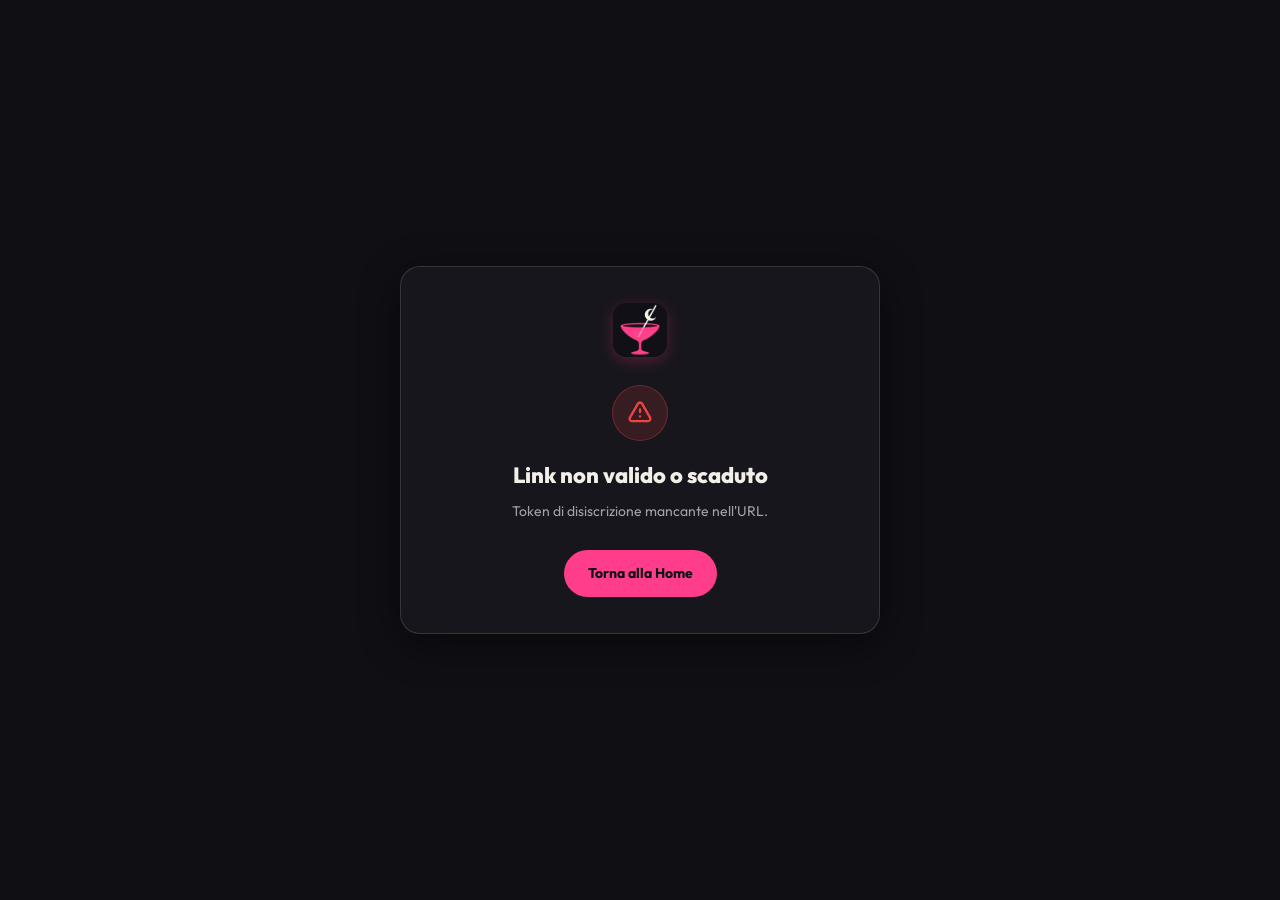
<file: unsubscribe.html>
<!DOCTYPE html>
<html lang="it">
<head>
  <meta charset="UTF-8">
  <meta name="viewport" content="width=device-width, initial-scale=1.0">
  <title>Disiscrizione Newsletter | Seratina</title>
  <meta name="description" content="Gestione disiscrizione dalla newsletter settimanale degli eventi di Seratina.">
  <link rel="canonical" href="https://seratina.org/unsubscribe.html">
  <meta property="og:type" content="website">
  <meta property="og:url" content="https://seratina.org/unsubscribe.html">
  <meta property="og:title" content="Disiscrizione Newsletter | Seratina">
  <meta property="og:description" content="Gestione disiscrizione dalla newsletter settimanale degli eventi di Seratina.">
  <meta property="og:image" content="https://seratina.org/assets/logo.png">
  <link rel="icon" type="image/png" href="assets/favicon.png">
  <meta name="theme-color" content="#0f0f14">
  <link rel="preconnect" href="https://fonts.googleapis.com">
  <link rel="preconnect" href="https://fonts.gstatic.com" crossorigin>
  <link href="https://fonts.googleapis.com/css2?family=Outfit:wght@400;500;600;700&display=swap" rel="stylesheet">
  <style>
    :root {
      --bg: #0f0f14;
      --card-bg: #17161c;
      --text-main: #f2efe9;
      --text-body: rgba(242, 239, 233, 0.88);
      --text-muted: #a3a0a8;
      --primary: #ff3d8b;
      --primary-hover: #e62e78;
      --border: rgba(242, 239, 233, 0.14);
      --success: #3ddc97;
      --danger: #EF4444;
    }
    * {
      box-sizing: border-box;
      margin: 0;
      padding: 0;
    }
    body {
      font-family: "Outfit", -apple-system, BlinkMacSystemFont, "Segoe UI", sans-serif;
      background-color: var(--bg);
      color: var(--text-body);
      line-height: 1.6;
      padding: 32px 16px;
      display: flex;
      align-items: center;
      justify-content: center;
      min-height: 100vh;
    }
    .container {
      max-width: 480px;
      width: 100%;
    }
    .card {
      background-color: var(--card-bg);
      border: 1px solid var(--border);
      border-radius: 20px;
      padding: 36px 28px;
      text-align: center;
      box-shadow: 0 10px 40px rgba(0, 0, 0, 0.4);
    }
    .logo {
      width: 54px;
      height: 54px;
      border-radius: 14px;
      margin-bottom: 20px;
      box-shadow: 0 4px 15px rgba(255, 61, 139, 0.25);
    }
    h1 {
      color: var(--text-main);
      font-size: 22px;
      font-weight: 800;
      margin-bottom: 12px;
      line-height: 1.3;
    }
    p {
      color: var(--text-muted);
      font-size: 14px;
      margin-bottom: 28px;
      line-height: 1.5;
    }
    .status-icon {
      font-size: 40px;
      margin-bottom: 16px;
      display: inline-block;
    }
    .btn {
      display: inline-block;
      background: var(--primary);
      color: #0f0f14;
      text-decoration: none;
      font-weight: 700;
      font-size: 14px;
      padding: 12px 24px;
      border-radius: 999px;
      transition: all 0.2s ease;
      cursor: pointer;
      border: none;
    }
    .btn:hover {
      opacity: 0.95;
      transform: translateY(-1px);
    }
    .spinner {
      display: inline-block;
      width: 36px;
      height: 36px;
      border: 3px solid rgba(255, 61, 139, 0.2);
      border-top-color: var(--primary);
      border-radius: 50%;
      animation: spin 0.8s linear infinite;
      margin-bottom: 16px;
    }
    @keyframes spin {
      to { transform: rotate(360deg); }
    }
  </style>
</head>
<body>
  <div class="container">
    <div class="card">
      <img src="assets/logo.png" alt="Seratina Logo" class="logo">
      
      <!-- Loading State -->
      <div id="loadingState">
        <div class="spinner"></div>
        <h1>Elaborazione in corso...</h1>
        <p>Stiamo gestendo la tua richiesta di disiscrizione.</p>
      </div>

      <!-- Success State -->
      <div id="successState" style="display: none;">
        <div class="status-icon-wrapper" style="width: 56px; height: 56px; border-radius: 50%; background: rgba(61, 220, 151, 0.15); border: 1px solid rgba(61, 220, 151, 0.35); display: flex; align-items: center; justify-content: center; margin: 0 auto 20px;">
          <svg style="width: 28px; height: 28px; color: #3ddc97;" fill="none" stroke="currentColor" stroke-width="2.5" viewBox="0 0 24 24">
            <path stroke-linecap="round" stroke-linejoin="round" d="M5 13l4 4L19 7" />
          </svg>
        </div>
        <h1>Ti sei disiscritto con successo</h1>
        <p>Il tuo indirizzo email è stato rimosso dalla newsletter settimanale. Non riceverai più le selezioni delle serate del weekend.</p>
        <a href="index.html" class="btn">Torna a Seratina</a>
      </div>

      <!-- Error State -->
      <div id="errorState" style="display: none;">
        <div class="status-icon-wrapper" style="width: 56px; height: 56px; border-radius: 50%; background: rgba(239, 68, 68, 0.15); border: 1px solid rgba(239, 68, 68, 0.3); display: flex; align-items: center; justify-content: center; margin: 0 auto 20px;">
          <svg style="width: 28px; height: 28px; color: #EF4444;" fill="none" stroke="currentColor" stroke-width="2" viewBox="0 0 24 24">
            <path stroke-linecap="round" stroke-linejoin="round" d="M12 9v2m0 4h.01m-6.938 4h13.856c1.54 0 2.502-1.667 1.732-3L13.732 4c-.77-1.333-2.694-1.333-3.464 0L3.34 16c-.77 1.333.192 3 1.732 3z" />
          </svg>
        </div>
        <h1 id="errorTitle">Link non valido o scaduto</h1>
        <p id="errorMessage">Non siamo riusciti a verificare il token di disiscrizione. Potresti esserti già disiscritto in precedenza.</p>
        <a href="index.html" class="btn">Torna alla Home</a>
      </div>
    </div>
  </div>

  <script>
    (async function handleUnsubscribe() {
      const params = new URLSearchParams(window.location.search);
      const token = params.get('token');

      const loading = document.getElementById('loadingState');
      const success = document.getElementById('successState');
      const error = document.getElementById('errorState');
      const errorMsg = document.getElementById('errorMessage');

      if (!token) {
        loading.style.display = 'none';
        error.style.display = 'block';
        errorMsg.textContent = 'Token di disiscrizione mancante nell\'URL.';
        return;
      }

      const API_BASE = (window.location.hostname === 'localhost' || window.location.hostname === '127.0.0.1')
        ? 'http://localhost:8080'
        : 'https://seratina-be-265028543407.europe-west8.run.app';

      try {
        const response = await fetch(`${API_BASE}/newsletter/unsubscribe`, {
          method: 'POST',
          headers: {
            'Content-Type': 'application/json',
          },
          body: JSON.stringify({ token: token }),
        });
        const data = await response.json();

        loading.style.display = 'none';
        if (response.ok && data.success) {
          success.style.display = 'block';
        } else {
          error.style.display = 'block';
          if (data.message) {
            errorMsg.textContent = data.message;
          }
        }
      } catch (err) {
        loading.style.display = 'none';
        error.style.display = 'block';
        errorMsg.textContent = 'Si è verificato un errore di connessione. Riprova più tardi.';
      }
    })();
  </script>
</body>
</html>
</file>
<file: assets/system.css>
/*
  taste-skill system.css - the one system for the page. Link it first, then assets/ui/cards.css (the
  feature card, its panel and the fragment placements), then set the palette (--p-*), the fonts and
  the radius set on :root in the page (node scripts/start.mjs prints that block).
  Do not add a second grid, spacing scale, type scale, radius scale, button or card style.
*/

/* ---------------------------------------------------------------- tokens */
:root {
  /* palette (hex only; fx.js reads --bg --surface --ink --muted --accent --accent-ink) */
  --p-bg: #ffffff;
  --p-surface: #f4f4f4;
  --p-ink: #111111;
  --p-muted: #6b6b6b;
  --p-accent: #1a4be0;
  --p-accent-ink: #ffffff;
  --p-action: #1a4be0;      /* buttons, links, focus: the accent, or the ink when the accent is too pale */
  --p-action-ink: #ffffff;
  --p-inv-bg: #111111;
  --p-inv-surface: #1c1c1c;
  --p-inv-ink: #f4f4f4;
  --p-inv-muted: #a3a3a3;
  --p-inv-accent: #ffffff;
  --p-inv-accent-ink: #111111;
  --p-inv-action: #ffffff;
  --p-inv-action-ink: #111111;
  /* the lit ground behind UI and in the closing band (references/cards.md), one per page, tech pages only
     (none on kind other, which is flat): <html data-ground="sand|sky|sage|painting">. system.js gives it to every ground
     that holds UI, on light and dark pages alike; --hue on one panel changes only its accent */
  --ground-bg: #d9ccb7; --ground-surface: #e9e0d2; --ground-ink: #2a2622; --ground-muted: #5a534a; --ground-accent: #a8794a;

  /* fonts */
  --font-display: system-ui, -apple-system, "Segoe UI", sans-serif;
  --font-text: system-ui, -apple-system, "Segoe UI", sans-serif;
  --font-mono: ui-monospace, "SFMono-Regular", Menlo, Consolas, monospace;
  --display-weight: 400;    /* headlines 400; 500 on a tech page (software, gaming, hardware) */
  --display-tracking: -0.025em;

  /* the page rhythm (references/layout-v4.md): one section per screen. The header is fixed and
     --nav tall; every section is padded --padt above and --padb (plus the phone action bar, --bar)
     below, and is exactly one or two screens tall (--h: 1 or 2; --hm on a phone). The hero's words
     start --hgap under the header and its content ends --hpadb above the fold. */
  --nav: 72px;
  --padt: 120px;
  --padb: 72px;
  --hgap: 48px;
  --hpadb: 64px;
  --bar: 0px;
  /* grid: one .wrap (alias .container) for the header, every section and the footer, the same
     --gut on both sides: 1280 wide at x 80-1360 at 1440, 342 at x 24-366 at 390 */
  --container: 1280px;
  --gut: 80px;
  --pad: var(--gut);
  --gutter: 24px;

  /* spacing: 4/8 scale */
  --s-1: 4px;  --s-2: 8px;  --s-3: 12px; --s-4: 16px; --s-5: 24px;
  --s-6: 32px; --s-7: 48px; --s-8: 64px; --s-9: 96px; --s-10: 128px;
  --section: 40px;      /* only a .section outside main (the kit's demo pages); every main > section and
                           footer.closing take --padt and --padb */
  --section-band: 56px; /* the same for an older footer outside footer.closing */
  --head-gap: 48px;     /* the one heading-to-content gap, 32 on a phone (layout.css reads it as --ly-head-gap) */
  --card-pad: 16px;     /* card padding (cards.css sets its own for cards with a panel) */
  --card-gap: 16px;     /* gap between cards */

  /* type scale (the only sizes on the page) */
  --t-label: 13px;
  --t-small: 14px;
  --t-body: 16px;
  --t-lead: 18px;
  --t-card: 18px;
  --t-h3: 24px;
  /* straight lines from the phone size at 390 to the desktop size at 1440 (system.md's table) */
  --t-h2: clamp(30px, 1.72vw + 23.3px, 48px);
  --t-h1: clamp(38px, 3.24vw + 25.4px, 72px);
  /* a big number stays a step under the h2 (VI-11): 38 at 1440, 28 at 390, so it never reads as a
     section heading; a stats row and a price set their own, smaller still */
  --t-stat: clamp(28px, .952vw + 24.29px, 38px);

  /* radius: one scale (soft by default; data-radius on <html> switches it) */
  --r-sm: 8px;  --r-md: 12px; --r-lg: 20px; --r-btn: 8px;

  /* controls (fixed here; a page never adds its own) */
  --btn-h: 44px;
  --btn-h-sm: 36px;
  --nav-h: var(--nav);  /* the older name, kept for the kit's files */
  --icon: 16px;         /* small icons: socials, menu chevrons, mono brand marks */

  /* motion: the one UI ease-out (motion.css --m-ease and ui/base.css --u-ease read it; references/motion.md) */
  --ease: cubic-bezier(.2, .8, .2, 1);
  --dur: 180ms;
}
html[data-radius="sharp"] { --r-sm: 4px; --r-md: 6px;  --r-lg: 8px;  --r-btn: 4px; }
html[data-radius="soft"]  { --r-sm: 8px; --r-md: 12px; --r-lg: 20px; --r-btn: 8px; }
html[data-radius="round"] { --r-sm: 10px; --r-md: 16px; --r-lg: 24px; --r-btn: 999px; }
/* the four lit grounds (references/cards.md); sand is the default above. painting goes with
   painterly-landscape (x.ai's daylight sky over olive hills) */
html[data-ground="sky"]      { --ground-bg: #c6d3df; --ground-surface: #d6e0e9; --ground-ink: #25303a; --ground-muted: #4d5964; --ground-accent: #3f6a92; }
html[data-ground="sage"]     { --ground-bg: #cdd6c6; --ground-surface: #dce3d6; --ground-ink: #262d24; --ground-muted: #535b51; --ground-accent: #6c8e63; }
html[data-ground="painting"] { --ground-bg: #79a8d6; --ground-surface: #a6c4e2; --ground-ink: #16212c; --ground-muted: #273949; --ground-accent: #9c9b3c; }
/* cards.css takes its card and panel radii from this scale */
html[data-radius] .card { --c-r: var(--r-lg); }
html[data-radius] .panel { --p-r: var(--r-md); }

/* a phone: the header 56, the sections padded 96 / 48, the hero's words 40 under the header and its
   content ending 24 above the fold, 24 at both sides, 12 between columns */
@media (max-width: 639px) {
  :root { --nav: 56px; --padt: 96px; --padb: 48px; --hgap: 40px; --hpadb: 24px; --gut: 24px; --gutter: 12px; --card-gap: 12px; --head-gap: 32px; }
}
@media (min-width: 640px) {
  :root { --gut: 48px; --section: 48px; --section-band: 72px; --card-pad: 24px; }
}
@media (min-width: 1024px) {
  :root { --gut: 80px; --section: 56px; --section-band: 96px; --card-gap: 24px;
          --t-lead: 20px; --t-card: 20px; --t-h3: 28px; }
  /* a place (and a local service): the 1200 column at x 120-1320 */
  html[data-type="place"] { --gut: 120px; --container: 1200px; }
}
/* a place (VI-06, ST-96, PH-23): its own smaller type (h1 48/53 and 32/37, h2 32/40 and 24/30, titles
   and the sub-line 20 and 18), the Recipe 3 hero's gap under its photograph (40, 24 on a phone),
   square photographs and cards and 2px buttons, whatever data-radius and data-buttons say */
:root[data-type="place"] {
  --hgap: 40px;
  --t-h1: clamp(32px, 1.524vw + 26.06px, 48px);
  --t-h2: clamp(24px, .762vw + 21px, 32px);
  --t-h3: clamp(20px, .381vw + 18.51px, 24px);
  --r-sm: 2px; --r-md: 0px; --r-lg: 0px; --r-btn: 2px;
}
:root[data-type="place"] :is(h1, .t-h1) { line-height: 1.104; }
:root[data-type="place"] :is(h2, .t-h2) { line-height: 1.25; }
@media (max-width: 639px) {
  :root[data-type="place"] { --hgap: 24px; }
  :root[data-type="place"] :is(h1, .t-h1) { line-height: 1.156; }
}

/* ---------------------------------------------------------------- grounds (at most three) */
:root, .ground-base {
  --bg: var(--p-bg); --surface: var(--p-surface); --ink: var(--p-ink); --muted: var(--p-muted);
  --accent: var(--p-accent); --accent-ink: var(--p-accent-ink); --card: var(--p-surface);
  --action: var(--p-action); --action-ink: var(--p-action-ink);
}
.ground-surface {
  --bg: var(--p-surface); --surface: var(--p-bg); --ink: var(--p-ink); --muted: var(--p-muted);
  --accent: var(--p-accent); --accent-ink: var(--p-accent-ink); --card: var(--p-bg);
  --action: var(--p-action); --action-ink: var(--p-action-ink);
}
.ground-inverse {
  --bg: var(--p-inv-bg); --surface: var(--p-inv-surface); --ink: var(--p-inv-ink); --muted: var(--p-inv-muted);
  --accent: var(--p-inv-accent); --accent-ink: var(--p-inv-accent-ink); --card: var(--p-inv-surface);
  --action: var(--p-inv-action); --action-ink: var(--p-inv-action-ink);
}
:root, .ground-base, .ground-surface, .ground-inverse {
  --line: color-mix(in oklab, var(--ink) 11%, transparent);
  --line-strong: color-mix(in oklab, var(--ink) 20%, transparent);
  /* effects (fx.js) and UI fragments (assets/ui) take the colours of the ground they sit on */
  --fx-bg: var(--bg); --fx-surface: var(--surface); --fx-ink: var(--ink); --fx-muted: var(--muted);
  --fx-accent: var(--accent); --fx-accent-ink: var(--accent-ink);
  --ui-font: var(--font-text); --ui-mono: var(--font-mono); --ui-radius: var(--r-md);
}
.ground-base, .ground-surface, .ground-inverse { background: var(--bg); color: var(--ink); }

/* ---------------------------------------------------------------- base */
*, *::before, *::after { box-sizing: border-box; }
/* an anchor lands on the section's top (the judge's frame): the fixed header covers --nav of its --padt */
html { -webkit-text-size-adjust: 100%; scroll-padding-top: 0; scroll-behavior: auto; margin: 0; }
body {
  margin: 0; background: var(--bg); color: var(--ink);
  font: 400 var(--t-body)/1.55 var(--font-text);
  -webkit-font-smoothing: antialiased; text-rendering: optimizeLegibility; overflow-x: clip;
}
img, svg, video, canvas { display: block; max-width: 100%; }
/* hidden means hidden, also on an img the line above makes a block (a menu tab's photograph, a peek photograph) */
[hidden] { display: none !important; }
img, video { height: auto; }
a { color: inherit; text-decoration: none; }
button { font: inherit; color: inherit; }
h1, h2, h3, h4, p, ul, ol, figure, blockquote { margin: 0; }
ul, ol { padding: 0; list-style: none; }
h1, h2, h3, h4 {
  font-family: var(--font-display); font-weight: var(--display-weight);
  letter-spacing: var(--display-tracking); text-wrap: balance; overflow-wrap: break-word;
  /* a long word (a German compound at 390) breaks at a syllable with a hyphen, in the language of <html lang>;
     only words of 10 letters or more, 4 at least on each side, so a short English heading never breaks */
  hyphens: auto; -webkit-hyphens: auto; hyphenate-limit-chars: 10 4 4;
}
h1, .t-h1 { font-size: var(--t-h1); line-height: 1.04; }
h2, .t-h2 { font-size: var(--t-h2); line-height: 1.1; }
h3, .t-h3 { font-size: var(--t-h3); line-height: 1.2; }
h4, .t-card { font-family: var(--font-text); font-weight: 500; font-size: var(--t-card); line-height: 1.3; letter-spacing: -0.01em; }
p { text-wrap: pretty; }
.t-lead  { font-size: var(--t-lead); line-height: 1.5; }
.t-body  { font-size: var(--t-body); line-height: 1.55; }
.t-small { font-size: var(--t-small); line-height: 1.5; }
.t-label { font-size: var(--t-label); font-weight: 500; line-height: 1.4; letter-spacing: 0.01em; }
.t-stat  { font-family: var(--font-display); font-weight: var(--display-weight); font-size: var(--t-stat);
           line-height: 1; letter-spacing: var(--display-tracking); font-variant-numeric: tabular-nums; }
.muted { color: var(--muted); }
.mono  { font-family: var(--font-mono); }
.measure { max-width: 62ch; }
:focus-visible { outline: 2px solid var(--action); outline-offset: 2px; border-radius: 2px; }
::selection { background: color-mix(in oklab, var(--accent) 30%, transparent); }

/* ---------------------------------------------------------------- grid */
.wrap, .container { width: min(100% - 2 * var(--gut), var(--container)); margin-inline: auto; padding-inline: 0; }
.grid { display: grid; grid-template-columns: repeat(12, minmax(0, 1fr)); column-gap: var(--gutter); row-gap: var(--card-gap); }
.grid > * { min-width: 0; grid-column: 1 / -1; }
.section { padding-block: var(--section); }

/* ---------------------------------------------------------------- one section per screen
   The page is a stack of screens. Framed at scrollY = k x the screen height, a shot shows exactly one
   section: the hero alone on the first screen, every other section (and footer.closing, the close and
   the footer in one) exactly one or two screens tall, its h2 first, --padt under its top. Heights
   and padding do it: no pinning, snapping or script.
     <section class="section" id=".." style="--h: 2">     (2 screens; --hm sets a phone's count alone)
       <div class="wrap"> the h2 first, then the content </div>     (the one in-flow child)
     </section>
   A layer (a full-bleed photograph or ground behind the words) is an <img class="layer" aria-hidden="true">
   beside the .wrap. Content must fit: one screen holds 708px of content at 1440x900 (900 - 120 - 72),
   two hold 1,608 (the second screen's part starts --padt under its top with .g2). From 640 to 1279 a
   section keeps at least its screens and grows past them rather than overlap the next. */
main > :is(section, .section), footer.closing {
  position: relative; box-sizing: border-box;
  height: calc(var(--h, 1) * 100vh); height: calc(var(--h, 1) * 100svh);
  padding: var(--padt) 0 calc(var(--padb) + var(--bar));
}
main > :is(section, .section) > :is(.wrap, .container), footer.closing > .wrap { position: relative; z-index: 1; height: 100%; }
main > :is(section, .section) > :is(.wrap, .container):not(.grid) { display: flex; flex-direction: column; }
/* a .wrap that is the section's grid too (class="wrap grid"): its rows start at the top */
main > :is(section, .section) > :is(.wrap, .container).grid { align-content: start; }
/* .fill: the block that takes what the screen leaves under the heading (a photograph, a frame) */
main > :is(section, .section) > .wrap > .fill { flex: 1 1 0; min-height: 0; }
/* two screens as two groups: row 1 the h2 and the first group, row 2 the rest (no second h2), starting
   --padt under the second screen's top, so the second shot looks like any other section */
main > :is(section, .section).g2, footer.closing.g2 { --h: 2; }
main > :is(section, .section).g2 > :is(.wrap, .container), footer.closing.g2 > .wrap { display: grid; grid-template-rows: minmax(0, 1fr) minmax(0, 1fr); row-gap: calc(var(--padt) + var(--padb) + var(--bar)); }
main > :is(section, .section).g2 > :is(.wrap, .container) > *, footer.closing.g2 > .wrap > * { min-height: 0; align-self: start; }
main > :is(section, .section).g2 > :is(.wrap, .container) > :is(.group, .fill) { align-self: stretch; }
/* a group: one screen's part of a .g2 section (its h2 and first rows, or the rest) */
.group { display: flex; flex-direction: column; min-height: 0; }
/* each screen's card row runs down to that screen's foot (the cards stretch, their panels grow), so
   the second screen of a .g2 is never a short row over an empty ground; both rows end on the same line */
@media (min-width: 1024px) {
  main > :is(section, .section).g2 > .wrap > .grid:last-child,
  main > :is(section, .section).g2 > .wrap > .group > .grid:last-child { align-self: stretch; flex: 1 1 auto; min-height: 0; }
}
.group > .fill { flex: 1 1 0; min-height: 0; }
@media (min-width: 640px) and (max-width: 1279px) {
  main > :is(section, .section):not(.hero, .section--hero), footer.closing {
    height: auto; min-height: calc(var(--h, 1) * 100vh); min-height: calc(var(--h, 1) * 100svh);
  }
  /* the section is a column and its .wrap takes all of it, so a .fill (a photograph, a frame) still
     grows to the section's foot (a min-height percentage would not resolve, leaving it at its least) */
  /* :where() keeps it at no weight, so a page's own phone- or tablet-only hiding (section.desk-only { display: none }) wins */
  :where(main > :is(section, .section):not(.hero, .section--hero), footer.closing) { display: flex; flex-direction: column; }
  main > :is(section, .section):not(.hero, .section--hero) > :is(.wrap, .container), footer.closing > .wrap { flex: 1 0 auto; height: auto; min-height: 0; }
}
/* a phone: lvh (the screen with its bars hidden) for every section but the hero; --hm when stacking
   makes the content taller than the desktop count */
@media (max-width: 639px) {
  /* at least its screens, never less: content a screen cannot hold makes the section taller (the rhythm
     check then asks for --hm: 2 or less content); a fixed height would lay its last rows over the next
     section, the fault the phone shots showed most (a list under the closing heading and its button) */
  main > :is(section, .section):not(.hero, .section--hero), footer.closing {
    height: auto; min-height: calc(var(--hm, var(--h, 1)) * 100vh); min-height: calc(var(--hm, var(--h, 1)) * 100lvh);
  }
  /* one grid row at least the screens tall that grows with the .wrap's content: the .wrap is stretched to
     it, so its .fill and its two groups still share a definite height */
  /* (at no weight, as on the tablet: a page's own section.desk-only { display: none } still hides it) */
  :where(main > :is(section, .section):not(.hero, .section--hero):has(> :is(.wrap, .container)), footer.closing) {
    display: grid; grid-template-columns: minmax(0, 1fr); grid-template-rows: 1fr; grid-auto-rows: auto;
  }
  main > :is(section, .section):not(.hero, .section--hero) > :is(.wrap, .container), footer.closing > .wrap { height: auto; }
  main > :is(section, .section).g2m, footer.closing.g2m { --hm: 2; }
  main > :is(section, .section).g2m > :is(.wrap, .container), footer.closing.g2m > .wrap { display: grid; grid-template-rows: minmax(0, 1fr) minmax(0, 1fr); row-gap: calc(var(--padt) + var(--padb) + var(--bar)); }
  /* stacked in one, the two groups keep the open cards' 32px, so the first group's last panel never meets
     the next card's title */
  main > :is(section, .section).g2:not(.g2m) > :is(.wrap, .container) { display: flex; row-gap: var(--s-6); }
  /* what the two screens leave goes around the second group, so it opens below the header, not on the fold */
  main > :is(section, .section).g2:not(.g2m) > :is(.wrap, .container) > :last-child { margin-block: auto; }
  main > :is(section, .section).g2:not(.g2m) > :is(.wrap, .container) > * { align-self: stretch; }
}
/* a layer: the photograph or ground of a whole section, under its words, edge to edge */
main > :is(section, .section) > :is(img, video, canvas, picture).layer,
footer.closing > :is(img, video, canvas, picture).layer {
  position: absolute; inset: 0; z-index: 0; width: 100%; height: 100%; max-width: none; object-fit: cover; object-position: var(--pos, 50% 50%);
}
main > :is(section, .section) > picture.layer > img { width: 100%; height: 100%; object-fit: cover; }

/* the hero: exactly the first screen, the fixed header over its top. Its words start --hgap under the
   header (--photo adds a full-bleed photograph's height above them on a place); its content ends
   --hpadb above the fold, and nothing of the next section shows, at 1440, 1024, 820 and 390.
     <section class="hero hero--<type>"><div class="wrap"><div class="hero-text"> .. </div>[one strip]</div></section>
   .hero-text holds the whole composition (the words, and the picture or window beside or under them);
   one docked strip (logos, three facts) may follow it, at most 96px, desktop only. */
main > :is(.hero, .section--hero) {
  height: 100vh; height: 100svh; min-height: 0;
  padding: calc(var(--nav) + var(--photo, 0px) + var(--hgap)) 0 calc(var(--hpadb) + var(--bar));
}
:is(.hero, .section--hero) > .wrap { height: 100%; display: grid; grid-template-rows: minmax(0, 1fr) auto; row-gap: var(--s-7); }
:is(.hero, .section--hero) > .wrap > .hero-text { min-height: 0; }
/* a phone: the hero is at least the first screen and grows when a short phone (320x640) cannot hold its
   words, buttons and picture, so nothing of it lies over the next section or under the header */
@media (max-width: 639px) {
  main > :is(.hero, .section--hero) { height: auto; min-height: 100vh; min-height: 100svh; }
  main > :is(.hero, .section--hero):has(> :is(.wrap, .container)) { display: grid; grid-template-columns: minmax(0, 1fr); grid-template-rows: 1fr; grid-auto-rows: auto; }
  main > :is(.hero, .section--hero) > :is(.wrap, .container) { height: auto; }
}
:is(.hero, .section--hero) > .wrap > .hero-strip { grid-row: 2; max-height: 96px; }
@media (max-width: 639px) { :is(.hero, .section--hero) > .wrap > .hero-strip { display: none; } }
.section--hero .section-head { max-width: 860px; }
/* the starter's own hero (hero-split): the words on span-5 top-aligned, the picture on span-6 start-7
   as tall as the hero's content box (at most 716 at 1440x900); a phone stacks words, then the picture
   in what is left */
.hero-text.hero-split { height: 100%; align-items: stretch; }
.hero-split > .hero-copy { align-self: start; }
.hero-split > .hero-visual { position: relative; min-height: 0; height: 100%; }
@media (max-width: 1023px) {
  .hero-text.hero-split { display: flex; flex-direction: column; gap: var(--s-6); }
  .hero-split > .hero-visual { flex: 1 1 0; min-height: 200px; height: auto; }
}
.hero-copy > * + * { margin-top: var(--s-5); }
/* the h1 first in the words' column: its capitals start on the picture's top line, not the line box's
   (the leading above the capitals would put the words about 12px under the photograph's top) */
.hero-copy > h1:first-child { text-box: trim-start cap alphabetic; }
.hero-copy > .btn-row { margin-top: var(--s-6); }
/* three short facts at the foot of the words' column, on the picture's bottom line (no dead space
   under the buttons): <dl class="hero-facts"><div><dt>..</dt><dd>..</dd></div> x3</dl> */
@media (min-width: 1024px) {
  .hero-split > .hero-copy { height: 100%; display: flex; flex-direction: column; }
  .hero-split > .hero-copy > .hero-facts { margin-top: auto; }
}
.hero-facts { display: grid; grid-template-columns: repeat(3, minmax(0, 1fr)); gap: var(--s-5) var(--gutter); margin: 0; }
.hero-facts > div { display: grid; gap: var(--s-1); align-content: start; }
.hero-facts dt { font-size: var(--t-small); color: var(--muted); }
.hero-facts dd { margin: 0; font-weight: 500; }
@media (max-width: 1023px) { .hero-facts { display: none; } }
/* a notice line above the h1 (changed hours, a delivery cut-off): one line with a number, static,
   starting on the left line like the h1 under it */
.hero-notice { font-size: var(--t-small); font-weight: 500; color: var(--ink); }
.hero-notice b, .hero-notice strong { font-weight: 500; color: var(--accent); }
.hero-copy > .hero-notice + h1 { margin-top: var(--s-5); }

/* a phone: open tiles from a row of three or four (rooms, goods, beans) go two-up, an odd last one
   across the row, so a row of three fits one 844px screen (stacked one under another they need two) */
@media (max-width: 639px) {
  .grid > .tile:is(.span-3, .span-4) { grid-column: auto / span 6; }
  .grid > .tile:is(.span-3, .span-4):nth-child(odd of .tile):nth-last-child(1 of .tile) { grid-column: 1 / -1; }
  .grid > .tile:is(.span-3, .span-4) .tile__head { flex-wrap: wrap; gap: 0 var(--s-2); }
}
/* a phone: open cards (words on the ground, the panel under them) stacked one under another keep 32px
   between a panel's foot and the next card's title, so a title never reads as the panel's caption */
@media (max-width: 639px) { .grid:has(> .card--open) { row-gap: var(--s-6); } }
/* a phone stacks a two-screen section's four open tiles into its two screens: their panels take 180px (a wide
   crop), so the h2 and the first two tiles of two lines each end on the first screen and the four inside both,
   not a third of a screen past. A page that sets its group's own --p-h (#features .panel) sets its phone value
   too, as the starter does */
@media (max-width: 639px) { main > :is(section, .section).g2 .card--open > .panel { --p-h: 180px; } }
/* spans: desktop >= 1024. Tablet 640-1023: text cards on span-3 and span-6 go two-up; cards with a
   panel (a visual needs the width; the one exception is a span-6 pair, below)
   and everything else (split text and visuals, span-4 cards, span-5/7/8 blocks) take the full row, so a split stacks and no row is left half empty. Phone < 640: one column. */
@media (min-width: 640px) and (max-width: 1023px) {
  .grid > .card.span-3:not(:has(> .panel)), .grid > .card.span-6:not(:has(> .panel)) { grid-column: auto / span 6; }
  /* the one exception with a panel: a 2x2 (or a pair) of span-6 cards stays two-up from 720px (a panel
     of about 310px and more, wide enough for a kit fragment), so four cards take one or two screens
     at 768-820 instead of a card per row (four stacked panels run past two screens). Split cards and
     every other span keep the full row. Under 720 a card per row. */
  @media (min-width: 720px) {
    .grid > .card.span-6:has(> .panel):not(.card--split) { grid-column: auto / span 6; }
    .grid > .card.span-6:has(> .panel):not(.card--split):nth-child(odd of .card.span-6):nth-last-child(1 of .card.span-6) { grid-column: 1 / -1; }
  }
  /* open tiles (rooms, models, people, a photo pair) go two-up; an odd last one takes the row */
  .grid > .tile:is(.span-3, .span-4, .span-6) { grid-column: auto / span 6; }
  .grid > .tile:is(.span-3, .span-4, .span-6):nth-child(odd of .tile):nth-last-child(1 of .tile) { grid-column: 1 / -1; }
}
@media (min-width: 1024px) {
  .span-2  { grid-column: auto / span 2; }
  .span-3  { grid-column: auto / span 3; }
  .span-4  { grid-column: auto / span 4; }
  .span-5  { grid-column: auto / span 5; }
  .span-6  { grid-column: auto / span 6; }
  .span-7  { grid-column: auto / span 7; }
  .span-8  { grid-column: auto / span 8; }
  .span-9  { grid-column: auto / span 9; }
  .span-10 { grid-column: auto / span 10; }
  .span-12 { grid-column: auto / span 12; }
  .start-1 { grid-column-start: 1; } .start-2 { grid-column-start: 2; } .start-3 { grid-column-start: 3; }
  .start-5 { grid-column-start: 5; } .start-6 { grid-column-start: 6; } .start-7 { grid-column-start: 7; }
  .start-4 { grid-column-start: 4; } .start-8 { grid-column-start: 8; } .start-9 { grid-column-start: 9; }
  .start-10 { grid-column-start: 10; }
  /* a split is top-aligned: the words' first line and the picture's top on one line (never centred
     against each other, never mirrored: text left, the visual right, on every split of the page) */
  .grid--middle, .grid--top { align-items: start; }
}
/* card rows: every card in a row the same height (a plain .grid stretches them) */
.grid:is(.grid--middle, .grid--top) > .card { align-self: stretch; }
/* 1024-1279: a span-4 card's panel would be about 220px wide, too narrow for real UI. Cards with a
   panel on span-4 go two-up, a span-8 one takes the row, and an odd last one takes the row too
   (steps, proof row: two, then one wide; bento: the wide card, then the four small ones two by two) */
@media (min-width: 1024px) and (max-width: 1279px) {
  .grid > .card.span-4:has(> .panel) { grid-column: auto / span 6; }
  .grid > .card.span-8:has(> .panel),
  .grid > .card.span-4:has(> .panel):nth-child(odd of .card.span-4):nth-last-child(1 of .card.span-4) { grid-column: 1 / -1; }
}

/* ---------------------------------------------------------------- section heading */
.section-head { max-width: 760px; margin-bottom: var(--head-gap); display: grid; gap: var(--s-4); }
/* every heading starts on the left line (a centred head among left ones reads as a mistake): the
   old centred head is left-aligned too */
.section-head--center { text-align: left; justify-items: start; }
/* a head row: the h2 (and its line) left, one link or the section's button at the right line */
.section-head--split { max-width: none; display: flex; align-items: end; justify-content: space-between; gap: var(--s-5); flex-wrap: wrap; }
.section-head--split > div { display: grid; gap: var(--s-4); max-width: 760px; }
.section-head p { color: var(--ink); font-size: var(--t-lead); line-height: 1.5; max-width: 60ch; }
.section-head--row { max-width: none; display: flex; align-items: end; justify-content: space-between; gap: var(--s-5); flex-wrap: wrap; }
.section-head--row > div { display: grid; gap: var(--s-4); max-width: 760px; }
/* the hero row (hero-product, hero-cycle): the h1 and its line left, the buttons right, across 1280 */
.section--hero .section-head--row { max-width: none; }

/* ---------------------------------------------------------------- buttons (one pair, a dealt look)
   One pair a page, .btn--primary and .btn--secondary, in the look dealt with the page (sections.md)
   and set once on <html data-buttons>; the markup never changes:
     solid  filled primary, outlined secondary, the radius scale (Figma; the default)
     pill   pills, a chevron after the primary's label, a tinted secondary (x.ai)
     tonal  the radius scale, a tinted secondary with no outline (Linear, Vercel)
     arrow  an arrow after the primary's label; the secondary is a text link with an arrow (Stripe)
     block  near-square corners, 48px tall; the secondary is an underlined text link (shops, hotels) */
.btn {
  display: inline-flex; align-items: center; justify-content: center; gap: var(--s-2);
  height: var(--btn-h); padding: 0 var(--s-5); border-radius: var(--r-btn); border: 1px solid transparent;
  font: 500 var(--t-body)/1 var(--font-text); letter-spacing: 0; white-space: nowrap; cursor: pointer;
  transition: background-color var(--dur) var(--ease), color var(--dur) var(--ease), border-color var(--dur) var(--ease), text-decoration-color var(--dur) var(--ease);
}
.btn--primary { background: var(--action); color: var(--action-ink); }
.btn--primary:hover { background: color-mix(in oklab, var(--action) 86%, var(--ink)); }
/* an inverted primary (the action is the ground's ink: a brand band, a lit ground): its hover steps toward the ground, as the filled one steps toward the ink */
.ground-brand .btn--primary:hover { background: color-mix(in oklab, var(--action) 88%, var(--bg)); }
/* the ground's own colour with a clear border: never grey on grey, readable on an effect too */
.btn--secondary { background: var(--bg); color: var(--ink); border-color: var(--line-strong); }
.btn--secondary:hover { background: color-mix(in oklab, var(--bg) 94%, var(--ink)); border-color: color-mix(in oklab, var(--ink) 35%, transparent); }
.btn--sm { height: var(--btn-h-sm); padding: 0 var(--s-4); font-size: var(--t-small); }
html[data-buttons="pill"] { --r-btn: 999px; }
html[data-buttons="block"] { --r-btn: 2px; --btn-h: 48px; }
html:is([data-buttons="pill"], [data-buttons="tonal"]) .btn--secondary { background: color-mix(in oklab, var(--ink) 8%, var(--bg)); border-color: transparent; }
html:is([data-buttons="pill"], [data-buttons="tonal"]) .btn--secondary:hover { background: color-mix(in oklab, var(--ink) 14%, var(--bg)); border-color: transparent; }
/* arrow and block: the secondary is a text link at the button's height (no box: one button look) */
html:is([data-buttons="arrow"], [data-buttons="block"]) .btn--secondary {
  background: none; border-color: transparent; padding-inline: var(--s-2);
  text-decoration: underline; text-underline-offset: 4px; text-decoration-color: var(--line-strong);   /* the .link look */
}
html:is([data-buttons="arrow"], [data-buttons="block"]) .btn--secondary:hover { background: none; border-color: transparent; text-decoration-color: currentColor; }
/* the glyph after a label: a chevron (pill) or an arrow (arrow), drawn so every font shows the same */
html[data-buttons="pill"] .btn--primary::after,
html[data-buttons="arrow"] :is(.btn--primary, .btn--secondary)::after {
  content: ""; flex: none; width: 12px; height: 12px; margin-right: -2px; background: currentColor;
  -webkit-mask: var(--btn-glyph) center / contain no-repeat; mask: var(--btn-glyph) center / contain no-repeat;
  transition: transform var(--dur) var(--ease);
}
html[data-buttons="pill"] { --btn-glyph: url("data:image/svg+xml,%3Csvg xmlns='http://www.w3.org/2000/svg' viewBox='0 0 12 12'%3E%3Cpath d='M4.5 2.5 8 6l-3.5 3.5' fill='none' stroke='black' stroke-width='1.6' stroke-linecap='round' stroke-linejoin='round'/%3E%3C/svg%3E"); }
html[data-buttons="arrow"] { --btn-glyph: url("data:image/svg+xml,%3Csvg xmlns='http://www.w3.org/2000/svg' viewBox='0 0 12 12'%3E%3Cpath d='M1.5 6h8.5M6.5 2.5 10 6l-3.5 3.5' fill='none' stroke='black' stroke-width='1.5' stroke-linecap='round' stroke-linejoin='round'/%3E%3C/svg%3E"); }
@media (hover: hover) and (pointer: fine) { html:is([data-buttons="pill"], [data-buttons="arrow"]) .btn:hover::after { transform: translateX(3px); } }
.btn:active { transform: translateY(1px) scale(.985); }
.btn--arrow::after { content: "\2192"; transition: transform var(--dur) var(--ease); }
@media (hover: hover) and (pointer: fine) { .btn--arrow:hover::after { transform: translateX(3px); } }
/* the drawn arrow (assets/motion: its stem grows and its head moves 3px on hover), the last child of
   a primary button, a pill or a link: <svg class="m-arrow" viewBox="0 0 12 12" aria-hidden="true">
   <path class="m-arrow__stem" d="M1 6h8"/><path class="m-arrow__head" d="M4.5 2.5 8 6l-3.5 3.5"/></svg>.
   It replaces the dealt glyph, so a button never shows two */
.m-arrow { flex: none; width: 12px; height: 12px; margin-right: -2px; overflow: visible;
           fill: none; stroke: currentColor; stroke-width: 1.6; stroke-linecap: round; stroke-linejoin: round; }
.btn--xl .m-arrow { width: 0.62em; height: 0.62em; stroke-width: 1.4; }
:is(.btn, .link, .pill):has(> .m-arrow)::after { content: none; display: none; }
.btn-row { display: flex; flex-wrap: wrap; gap: var(--s-3); align-items: center; }
.section-head--center .btn-row { justify-content: center; }
/* on the phone every button row stacks full width */
@media (max-width: 639px) {
  .btn-row { flex-direction: column; align-items: stretch; width: 100%; justify-self: stretch; }
  /* full width, the second action is a text link at the button's height under the filled one (an
     outline across the whole screen reads as a rule, a pale fill as a switched-off button) */
  .btn-row > .btn--secondary { background: none; border-color: transparent; text-decoration: underline; text-underline-offset: 4px; text-decoration-color: var(--line-strong); }
  .section-head--split > .btn { width: 100%; }
}
.link { display: inline-flex; align-items: center; gap: var(--s-2); font-weight: 500; color: var(--ink);
        text-decoration: underline; text-decoration-color: var(--line-strong); text-underline-offset: 4px;
        transition: text-decoration-color var(--dur) var(--ease); }
.link:hover { text-decoration-color: currentColor; }
.link::after { content: "\2192"; display: inline-block; text-decoration: none; transition: transform var(--dur) var(--ease); }
@media (hover: hover) and (pointer: fine) { .link:hover::after { transform: translateX(3px); } }
.pill { display: inline-flex; align-items: center; gap: var(--s-2); height: 32px; padding: 0 var(--s-3);
        border-radius: 999px; border: 1px solid var(--line); background: var(--card);
        font-size: var(--t-label); color: var(--ink); }
.pill .muted { color: var(--muted); }

/* ---------------------------------------------------------------- card (one style) */
.card {
  display: flex; flex-direction: column; gap: var(--s-2); min-width: 0;
  background: var(--card); border: 1px solid var(--line); border-radius: var(--r-lg); padding: var(--card-pad);
}
/* small titles in the text face: a display face at 20px (a condensed or hairline serif) reads smaller than the body */
.card > h3, .card > h4, .card--plan h3 { font-family: var(--font-text); font-weight: 500; font-size: var(--t-card); line-height: 1.3; letter-spacing: -0.01em; }
/* the type floor (system.md): text people read is 16px or more in ink; cards.css sets it for its
   card text, this for a plain card's lines */
.card > p { color: var(--ink); font-size: var(--t-body); max-width: 52ch; }
/* at most two boxes one inside the other (sections.md): a card whose panel holds UI drops its own
   box, so its title and lines sit on the page ground over the panel (Figma's tiles), or runs the
   panel flush to its sides and bottom (cards.css .panel--flush) */
.card.card--open { --c-pad: 0px; background: none; border: 0; box-shadow: none; padding: 0; overflow: visible; }
.card.card--open > .panel { margin: var(--s-5) 0 0; border-radius: var(--r-lg); }
.card.card--open > .panel--top { margin: 0 0 var(--s-5); }
.card--plan.is-featured { border-color: var(--action); box-shadow: inset 0 0 0 1px var(--action); }
/* cards.css (linked after this file) sets .card { gap: 0 } for feature cards; a plan keeps its 16px rows */
.card.card--plan { gap: var(--s-4); }

/* ---------------------------------------------------------------- visuals: panels and frames
   A card's .panel (the inset visual), .stage and the placements (.at-corner, .at-rise, .at-over,
   .at-right, .at-center, .stage--fade-*) come from assets/ui/cards.css (references/cards.md).
   This file adds the frames (hero, split, square, closing band) and lets a .stage work inside them.
   The grounds' colours: system.js lights every ground that holds UI (see there). */
:not(.card) > .panel { border-radius: var(--p-r, var(--r-md)); }   /* a panel on its own: four round corners */
.menu-card .panel { --p-h: 160px; }
.frame {
  position: relative; isolation: isolate; overflow: clip; display: flex; align-items: center; justify-content: center;
  background: var(--surface); border-radius: var(--r-lg); border: 1px solid var(--line);
  padding: clamp(var(--s-4), 4vw, var(--s-7));
}
/* a zero-width spacer keeps --ratio (height / width) as the frame's minimum height */
.frame::before { content: ""; flex: none; width: 0; padding-top: var(--ratio, 0px); }
/* an object or scene (assets/objects) and a photograph (.frame__img) fill the frame themselves */
.frame > :not(canvas, .stage, .loop-pause, .frame__fx, .frame__img, [data-print], [data-scene], .print3d) { position: relative; max-width: 100%; min-width: 0; }
/* a photograph is a plain rectangle in its frame: no border, no print, no filter */
.frame--photo { padding: 0; border: 0; }
/* .frame--fill: as tall as its row (a split's picture beside the words, down to the section's foot);
   stacked on a tablet or a phone it takes what the screen leaves, at least 200px */
.frame--fill { height: 100%; }
@media (max-width: 1023px) {
  .grid.fill:has(> .frame--fill) { display: flex; flex-direction: column; gap: var(--s-6); }
  .grid.fill > .frame--fill { flex: 1 1 0; height: auto; min-height: 200px; }
}
/* a split's words as a column: the last block (stats, a link) on the picture's bottom line */
.split-col { display: flex; flex-direction: column; gap: var(--s-5); }
@media (min-width: 1024px) { .split-col { height: 100%; } .split-col > .split-col__end { margin-top: auto; } }
:is(.frame, .panel) > .frame__img { position: absolute; inset: 0; z-index: 0; width: 100%; height: 100%; max-width: none; object-fit: cover; }
.frame--portrait { --ratio: 125%; }
/* the product stage (hero-product): wide, the product whole on it; a phone gets a tall stage */
.frame--stage { --ratio: 50%; }
@media (max-width: 639px) { .frame--stage, .frame--portrait { --ratio: 120%; } }
.frame--hero { padding: clamp(24px, 5vw, 64px); }
.frame--split { --ratio: 80%; }
.frame--square { --ratio: 100%; }
/* the closing band: the hero's echo, lit with the page's ground (sand, sky, sage or painting) on light
   and dark pages alike, so its text and buttons take that ground's ink. Its effect sits on a layer of
   its own, <div class="frame__fx" data-fx="..">, held still and calm where the text sits (system.js) */
.frame--cta { min-height: 420px; }
/* .frame--lit: the same for an object's frame that holds a few words in its clear half (the
   product statement's facts in a .frame__text, lower left; the object stands right of centre) */
.frame--cta, .frame--lit {
  border-color: transparent; background: var(--ground-bg); color: var(--ground-ink);
  --bg: var(--ground-surface); --surface: var(--ground-surface); --ink: var(--ground-ink); --muted: var(--ground-muted);
  --action: var(--ground-ink); --action-ink: var(--ground-surface);
  --line: color-mix(in oklab, var(--ground-ink) 12%, transparent); --line-strong: color-mix(in oklab, var(--ground-ink) 24%, transparent);
}
.frame > .frame__fx { position: absolute; inset: 0; z-index: 0; }
/* on a light page the buttons on a lit ground keep the page's own action colour: one action, one look
   (a dark page keeps the lit ground's ink, which reads on the bright ground) */
html:not([data-tone="dark"]) :is(.frame--cta, .frame--lit, .footer--statement) { --action: var(--p-action); --action-ink: var(--p-action-ink); }
/* a card on a photograph (a booking form over the room): the card holds the page's colours */
.frame--photo:has(> .card) { padding: clamp(var(--s-5), 5vw, var(--s-8)) clamp(var(--s-4), 4vw, var(--s-7)); }
.frame--photo > .card { position: relative; z-index: 1; width: min(100%, 480px); }   /* flat: no shadow at rest (ST-97) */
.frame--cta > .frame__fx { opacity: .85; }
.frame--lit > .frame__text { z-index: 2; align-self: flex-end; margin-right: auto; width: min(100%, 360px); display: grid; gap: var(--s-5); }
/* 2:1 on a desktop; a phone gets 2:3, the words at the top and the object smaller and low under
   them (its hero preset), so the facts never touch the object */
.frame--lit { --ratio: 50%; }
@media (max-width: 639px) { .frame--lit { --ratio: 150%; } .frame--lit > .frame__text { align-self: flex-start; } }
@media (max-width: 639px) { .frame--split { --ratio: 100%; } }
/* A hero, wide or split frame (x.ai's hero window): --w on the rising fragment's slot (its true width)
   centres it while it fits; anchored 24px in and cut by the right edge once the frame is narrower.
   --pair on the .stage (the main fragment's width plus the part of the second that sticks out)
   centres the pair; below 1024 the main one alone. In a card's panel cards.css places it (.at-corner,
   .at-rise, .at-right; a centred .at-rise.fit narrows with the panel), as its recipe says. */
.frame > .stage > .at-rise { --ax: max(24px, calc(50% - var(--w, 64%) / 2)); }
.frame--hero > .stage > .at-rise { --ax: max(24px, calc(50% - var(--pair, var(--w, 64%)) / 2)); }
.frame--hero > .stage > .at-over { --bx: max(24px, calc(50% - var(--pair, 800px) / 2)); }
@media (max-width: 1023px) { .frame--hero > .stage > .at-rise { --ax: max(24px, calc(50% - var(--w, 64%) / 2)); } }
/* a frame holding a cards.css .stage: the stage fills it and places the fragments (references/cards.md);
   the hero and wide frames are 16:7 and square on a phone; below 1024 only the main fragment shows */
.frame:has(> .stage) { padding: 0; }
.frame--hero:has(> .stage) { aspect-ratio: 16 / 7; }
@media (max-width: 1023px) {
  .frame--hero:has(> .stage) { aspect-ratio: 3 / 2; }   /* a tablet: room for the main fragment's rows */
}
/* a tablet held upright (820x1180): a taller frame, so the hero fills the screen without a gap */
@media (min-width: 640px) and (max-width: 1023px) and (orientation: portrait) {
  .frame--hero:has(> .stage) { aspect-ratio: 4 / 3; }
}
@media (max-width: 1023px) {
  .frame--hero > .stage > :is(.at-over, .at-over-l) { display: none; }
}
/* a split frame is about 440-560px wide from 1024 to 1279: the main piece alone there */
@media (min-width: 1024px) and (max-width: 1279px) {
  .frame--split > .stage > :is(.at-over, .at-over-l) { display: none; }
}
@media (max-width: 639px) {
  .frame--hero:has(> .stage) { aspect-ratio: 1; }
  .frame > .stage > :is(.at-over, .at-over-l) { display: none; }
  /* phone: cards.css sets a fragment 16px in on both sides, and system.js holds every loop on its
     finished picture, so no pause button lands on the UI */
}
/* a small object on a focal tile (.at-center): its true width (--w, 288px for the slider), narrowed
   on a small panel so 24px of ground always shows on both sides (a span-4 panel is 304px at 1280) */
.stage > .at-center { width: calc(100% - 48px); max-width: var(--w, 288px); }
.stage > .at-center > :is([data-ui], .ui) { width: 100%; max-width: none; }
/* .to-edge stretches a fragment's surface past the bottom (cards.css); doc's surface is its page */
.stage > .to-edge > .ui-doc > .ui-doc__page { min-height: 100%; }
/* .hero-stage: whole fragments side by side in a frame, never overlapping or cut (a row of app
   screens); the first is the main one, and the ones that no longer fit drop out from the end */
.hero-stage { container: hero-stage / inline-size; width: 100%; }
.hero-stage__row { display: flex; align-items: center; justify-content: center; gap: var(--s-5); }
.hero-stage__row > * { flex: none; max-width: 100%; }
@container hero-stage (max-width: 1060px) { .hero-stage__row > :nth-child(n + 3) { display: none; } }
@container hero-stage (max-width: 740px)  { .hero-stage__row > :nth-child(n + 2) { display: none; } }
/* the pause button on every visual that moves by itself for more than 5 s (WCAG 2.2.2): ui.js adds it
   to a loop when it starts to move, system.js to the hero's ground. Write a button.loop-pause into
   the frame only for a loop of your own (hero-cycle). The same solid 32px disc in the page colours as
   assets/ui/base.css's, 12px in from the bottom-right corner, with a 44px hit area. */
.loop-pause {
  position: absolute; right: 12px; bottom: 12px; z-index: 6; display: grid; place-items: center;
  width: 32px; height: 32px; margin: 0; padding: 0; border-radius: 50%; cursor: pointer;
  border: 1px solid color-mix(in oklab, var(--ink) 16%, transparent); background: var(--bg); color: var(--ink);
  box-shadow: 0 1px 2px rgb(0 0 0 / .12), 0 4px 12px -4px rgb(0 0 0 / .28);
}
.loop-pause::before { content: ""; position: absolute; inset: -6px; border-radius: 50%; }
.loop-pause svg { width: 14px; height: 14px; fill: currentColor; }
@media (prefers-reduced-motion: reduce) { .loop-pause { display: none; } }

/* ---------------------------------------------------------------- navigation */
/* The header: fixed, opaque, one hairline under it, the same at every depth (no blur, no shadow, no
   floating pill, never hidden on scroll). Its .wrap is the page's, so the logo starts on the left line
   and the main button ends on the right one. Plain words, 15px, sentence case; one filled button. */
.nav {
  position: fixed; inset: 0 0 auto 0; z-index: 50; height: var(--nav);
  background: var(--bg); color: var(--ink); border-bottom: 1px solid var(--line);
}
.nav__bar { height: 100%; display: flex; align-items: center; gap: var(--s-8); }
/* a text logo: the display face at 500, 22px (the client's SVG logo replaces it when there is one) */
.nav__logo { display: inline-flex; align-items: center; gap: var(--s-2); font: 500 22px/1 var(--font-display); letter-spacing: -0.02em; flex: none; }
@media (max-width: 639px) { .nav__logo { font-size: 20px; } }
.nav__logo svg, .nav__logo img { height: 24px; width: auto; }
/* the brand's mark beside its name, in the accent (the client's logo replaces both). Dealt shapes:
   <span class="mark" data-mark="dots|arc|ring|petal|leaf|stack" aria-hidden="true"></span> */
.mark { display: inline-block; flex: none; width: 22px; height: 22px; background: var(--accent);
        -webkit-mask: var(--mark) center / contain no-repeat; mask: var(--mark) center / contain no-repeat; }
.mark[data-mark="dots"]  { --mark: url("data:image/svg+xml,%3Csvg xmlns='http://www.w3.org/2000/svg' viewBox='0 0 24 24'%3E%3Ccircle cx='6.5' cy='6.5' r='4.5'/%3E%3Ccircle cx='17.5' cy='6.5' r='4.5'/%3E%3Ccircle cx='6.5' cy='17.5' r='4.5'/%3E%3Crect x='13' y='13' width='9' height='9' rx='1.5'/%3E%3C/svg%3E"); }
.mark[data-mark="arc"]   { --mark: url("data:image/svg+xml,%3Csvg xmlns='http://www.w3.org/2000/svg' viewBox='0 0 24 24'%3E%3Cpath d='M2.5 21.5V12a9.5 9.5 0 0 1 19 0v9.5h-6V12a3.5 3.5 0 0 0-7 0v9.5z'/%3E%3C/svg%3E"); }
.mark[data-mark="ring"]  { --mark: url("data:image/svg+xml,%3Csvg xmlns='http://www.w3.org/2000/svg' viewBox='0 0 24 24'%3E%3Cpath fill-rule='evenodd' d='M12 2a10 10 0 1 1 0 20 10 10 0 0 1 0-20zm0 5.5a4.5 4.5 0 1 0 0 9 4.5 4.5 0 0 0 0-9z'/%3E%3C/svg%3E"); }
.mark[data-mark="petal"] { --mark: url("data:image/svg+xml,%3Csvg xmlns='http://www.w3.org/2000/svg' viewBox='0 0 24 24'%3E%3Ccircle cx='12' cy='6.6' r='5'/%3E%3Ccircle cx='17.4' cy='12' r='5'/%3E%3Ccircle cx='12' cy='17.4' r='5'/%3E%3Ccircle cx='6.6' cy='12' r='5'/%3E%3Ccircle cx='12' cy='12' r='4'/%3E%3C/svg%3E"); }
.mark[data-mark="leaf"]  { --mark: url("data:image/svg+xml,%3Csvg xmlns='http://www.w3.org/2000/svg' viewBox='0 0 24 24'%3E%3Cpath d='M3 21C3 10 10 3 21 3c0 11-7 18-18 18z'/%3E%3C/svg%3E"); }
.mark[data-mark="stack"] { --mark: url("data:image/svg+xml,%3Csvg xmlns='http://www.w3.org/2000/svg' viewBox='0 0 24 24'%3E%3Crect x='2' y='2.5' width='20' height='5.5' rx='2.75'/%3E%3Crect x='2' y='9.25' width='14' height='5.5' rx='2.75'/%3E%3Crect x='2' y='16' width='8' height='5.5' rx='2.75'/%3E%3C/svg%3E"); }
/* initial: the name's first letter on a small accent tile (<span class="mark mark--initial" aria-hidden="true">K</span>);
   wordmark: no mark, the name alone */
.mark.mark--initial { -webkit-mask: none; mask: none; display: inline-grid; place-items: center; border-radius: calc(var(--r-sm) * 0.75);
  color: var(--accent-ink); font: var(--display-weight, 400) 13px/1 var(--font-display); letter-spacing: 0; }
.footer__mark .mark, .footer .nav__logo .mark { width: 0.8em; height: 0.8em; margin-right: 0.18em; vertical-align: -0.04em; }
.footer__mark .mark--initial, .footer .nav__logo .mark--initial { width: 1em; height: 1em; font-size: 0.6em; }
.nav--split .nav__logo .mark--initial { width: 26px; height: 26px; font-size: 15px; }
.nav__links { display: flex; align-self: stretch; gap: var(--s-1); flex: 1; min-width: 0; }
.nav__item { display: flex; align-items: center; height: 100%; }
.nav__link {
  position: relative; display: inline-flex; align-items: center; gap: var(--s-1); height: 36px; padding: 0 var(--s-3); border-radius: var(--r-sm);
  font-size: 15px; font-weight: 500; color: var(--ink); white-space: nowrap; transition: background-color var(--dur) var(--ease), color var(--dur) var(--ease);
}
/* a small laptop (1024-1279): the words sit closer, so a bar of four words never wraps or reaches the logo */
@media (min-width: 1024px) and (max-width: 1279px) {
  .nav__bar { gap: var(--s-6); }
  .nav__link { padding: 0 var(--s-2); }
  .nav__link::before, .nav__link[aria-current="page"]::after { left: var(--s-2); right: var(--s-2); }
  .nav__links { gap: 0; }
}
/* the words take no pill or fill (ST-08, ST-11): a 2px line draws under the word from the left on hover and focus and leaves to the right */
.nav__link::before { content: ""; position: absolute; left: var(--s-3); right: var(--s-3); bottom: -2px; height: 2px; border-radius: 2px; background: currentColor;
  transform: scaleX(0); transform-origin: right; transition: transform var(--dur) var(--ease); pointer-events: none; }
.nav__link:hover::before, .nav__link:focus-visible::before, .nav__item:hover > .nav__link::before, .nav__item:focus-within > .nav__link::before { transform: scaleX(1); transform-origin: left; }
.nav__actions > .nav__link::before { left: var(--s-2); right: var(--s-2); }
.nav__link .chev { width: 12px; height: 12px; opacity: .6; transition: transform var(--dur) var(--ease); }
/* the page you are on: a 2px bar under its word (still, the same inset as the hover line) */
.nav__link[aria-current="page"]::after { content: ""; position: absolute; left: var(--s-3); right: var(--s-3); bottom: -2px; height: 2px; border-radius: 2px; background: currentColor; }
.nav__expand { display: none; }
.nav__actions { display: flex; align-items: center; gap: var(--s-4); flex: none; }
/* the bar's button: the page's primary at the one button height (44, 48 with data-buttons="block"; ST-09) */
.nav__actions .btn { height: var(--btn-h); padding-inline: var(--s-5); font-size: 15px; }
.nav__actions > .nav__link { padding-inline: var(--s-2); }
.nav__toggle { display: none; }

.nav__menu {
  position: absolute; left: 0; right: 0; top: 100%; background: var(--bg); color: var(--ink);
  border-top: 1px solid var(--line); border-bottom: 1px solid var(--line);
  padding: var(--s-7) 0 var(--s-8); opacity: 0; visibility: hidden; transform: translateY(-6px);
  transition: opacity 120ms var(--ease), transform 120ms var(--ease), visibility 0s linear 120ms;
}
@media (min-width: 1024px) {
  /* hover opens the full-width panel after 150ms of intent; a click on the word goes to its page */
  .nav__item:hover > .nav__menu, .nav__item:focus-within > .nav__menu {
    opacity: 1; visibility: visible; transform: none; transition-duration: 200ms, 200ms, 0s; transition-delay: 150ms, 150ms, 150ms;
  }
  .nav__item:hover > .nav__link .chev, .nav__item:focus-within > .nav__link .chev { transform: rotate(180deg); }
}
.menu-col { display: grid; gap: var(--s-2); align-content: start; }
.menu-col > .t-label { color: var(--muted); margin-bottom: var(--s-2); }
.menu-col a { display: grid; gap: var(--s-1); padding: var(--s-2) 0; font-weight: 500; }
.menu-col a span { font-weight: 400; color: var(--muted); font-size: var(--t-small); }
.menu-col a:hover { color: var(--action); }
.menu-card { display: grid; gap: var(--s-3); }
.menu-card .panel { --ratio: 56.25%; }

@media (max-width: 1023px) {
  .nav__links, .nav__actions { display: none; }
  /* the menu button takes the secondary button's look on a 44px tap area */
  .nav__toggle {
    display: inline-grid; place-items: center; margin-left: auto; width: 44px; height: 44px; border-radius: var(--r-btn);
    border: 1px solid var(--line-strong); background: transparent; color: var(--ink); cursor: pointer; flex: none;
  }
  .nav.is-open .nav__links {
    display: flex; flex-direction: column; position: fixed; top: var(--nav); left: 0; right: 0; bottom: 0;
    padding: var(--s-4) var(--gut) calc(var(--btn-h) * 2 + 56px); background: var(--bg); overflow-y: auto; gap: 0;
  }
  .nav.is-open .nav__item { display: grid; grid-template-columns: 1fr auto; height: auto; border-bottom: 1px solid var(--line); }
  .nav.is-open .nav__link { height: 56px; padding: 0; font-size: 20px; background: none; }
  .nav.is-open .nav__link[aria-current="page"]::after { left: 0; right: auto; width: 24px; bottom: 10px; }
  .nav.is-open .nav__link::before { display: none; }
  .nav.is-open .nav__link .chev { display: none; }
  .nav.is-open .nav__expand {
    display: inline-grid; place-items: center; width: 44px; height: 56px; border: 0; background: none; color: var(--ink); cursor: pointer;
  }
  .nav__expand svg { width: 16px; height: 16px; transition: transform var(--dur) var(--ease); }
  .nav__item.is-expanded .nav__expand svg { transform: rotate(180deg); }
  .nav.is-open .nav__menu {
    position: static; grid-column: 1 / -1; display: none; opacity: 1; visibility: visible; transform: none;
    box-shadow: none; border: 0; padding: 0 0 var(--s-4);
  }
  .nav.is-open .nav__item.is-expanded .nav__menu { display: block; }
  .nav.is-open .nav__menu :is(.container, .wrap) { width: 100%; }
  .nav.is-open .nav__menu .grid { row-gap: var(--s-4); }
  /* menu cards become plain rows in the sheet (their title and line), the picture panel hidden */
  .nav.is-open .menu-card { display: grid; gap: var(--s-1); padding: var(--s-2) 0; }
  .nav.is-open .menu-card .panel { display: none; }
  .nav.is-open .nav__actions {
    display: grid; gap: var(--s-2); position: fixed; left: 0; right: 0; bottom: 0; z-index: 51;
    padding: var(--s-4) var(--gut) calc(var(--s-4) + env(safe-area-inset-bottom)); background: var(--bg); border-top: 1px solid var(--line);
  }
  .nav.is-open .nav__actions .btn { width: 100%; height: 48px; font-size: var(--t-body); }
  /* a text action (Sign in, a phone line) under the buttons, centred at their height */
  .nav.is-open .nav__actions .nav__link { display: inline-flex; order: 2; justify-content: center; height: var(--btn-h); font-size: var(--t-body); }
  body.nav-locked { overflow: hidden; }
}
/* a tablet and a phone (1023 and below, ST-15): the main button stays in the bar, at the right line
   with the menu button 12px after it; the plain words go to the sheet */
@media (max-width: 1023px) {
  .nav__bar { gap: var(--s-3); }
  .nav:not(.is-open) .nav__actions { display: flex; margin-left: auto; }
  .nav:not(.is-open) .nav__actions > :not(.btn--primary) { display: none; }
  .nav:not(.is-open) .nav__actions + .nav__toggle { margin-left: 0; }
}
@media (max-width: 639px) {
  /* a long name (15 characters, "Verdigris Works"), the main button and the menu button fit 342px (390 wide) on
     one line each, with no page CSS: the name steps down with the screen (18px at 390), the button is the small
     size, and the three sit 8px apart. A name of 17 characters or more is the client's to shorten to its mark. */
  .nav__bar { gap: var(--s-2); }
  .nav__logo { font-size: clamp(16px, 4.6vw, 20px); gap: 6px; white-space: nowrap; }
  .nav__logo .mark:not(.mark--initial) { width: 20px; height: 20px; }
  .nav:not(.is-open) .nav__actions .btn { height: 44px; padding-inline: var(--s-3); font-size: var(--t-small); }
  /* with the phone action bar the bar's button is the action's copy at the foot: the nav's goes into the sheet, so
     the first screen shows it once, the hero's (the bar waits until that has scrolled away; without script, twice
     at most, the hero's and the bar's; copy.md rule 5, action-repeat) */
  :root:has(> body > nav.actionbar) .nav:not(.is-open) .nav__actions { display: none; }
  :root:has(> body > nav.actionbar) .nav:not(.is-open) .nav__toggle { margin-left: auto; }
}
/* no script: the sheet cannot open, so the words stay in the bar (it scrolls sideways) and the dead menu button goes */
@media (scripting: none) and (max-width: 1023px) {
  .nav__links { display: flex; overflow-x: auto; scrollbar-width: none; margin-right: var(--s-3); padding-right: var(--s-2); border-right: 1px solid var(--line); }   /* stops short of the button, and a hairline marks where the row is cut (it scrolls) */
  .nav__toggle { display: none; }
}
/* a phone leaves the words under 80px of bar ("Bre" at 320): they stay in the footer's columns, the bar keeps the name
   and the main button */
@media (scripting: none) and (max-width: 639px) { .nav__links { display: none; } }

/* nav types (dealt, sections.md). Every one is the same fixed bar on the page's .wrap; the full-width
   hover panel on a desktop and the full-screen sheet on a phone are shared, so only the bar's order
   and its panel's contents differ.
   (default) nav-mega: the logo, the words 64px right of it, the actions at the right line; the panel
              holds two or three link columns and one picture card (Figma)
   nav-cards: the same bar; its panel holds three or four picture cards (a.menu-card, span-4 or span-3)
   .nav--centre: the words in the middle of the bar (Linear, Vercel)
   .nav--split: the words left, the name in the middle, the actions right (shops, hotels, restaurants)
   .nav--tone: the bar on the page's inverse ground, a band of colour over a light page (x.ai's black
              bar); the panel under it stays on the page ground */
@media (min-width: 1024px) {
  .nav--split .nav__bar, .nav--centre .nav__bar { display: grid; grid-template-columns: minmax(0, 1fr) auto minmax(0, 1fr); }
  .nav--split .nav__logo { grid-column: 2; grid-row: 1; font-size: 26px; }
  .nav--split .nav__links { grid-column: 1; grid-row: 1; }
  /* the first word starts on the left line (its box, its letters and its underline) */
  .nav--split .nav__links > .nav__item:nth-child(1 of .nav__item) > .nav__link { padding-left: 0; }
  .nav--split .nav__links > .nav__item:nth-child(1 of .nav__item) > .nav__link::before,
  .nav--split .nav__links > .nav__item:nth-child(1 of .nav__item) > .nav__link[aria-current="page"]::after { left: 0; }
  .nav--split .nav__actions, .nav--centre .nav__actions { grid-column: 3; grid-row: 1; justify-self: end; }
  .nav--centre .nav__logo { grid-column: 1; grid-row: 1; justify-self: start; }
  .nav--centre .nav__links { grid-column: 2; grid-row: 1; justify-content: center; flex: none; }
}
.nav--tone { --bg: var(--p-inv-bg); --ink: var(--p-inv-ink); --muted: var(--p-inv-muted); --accent: var(--p-inv-accent); --accent-ink: var(--p-inv-accent-ink);
             --action: var(--p-inv-action); --action-ink: var(--p-inv-action-ink); --card: var(--p-inv-surface);
             --line: color-mix(in oklab, var(--p-inv-ink) 14%, transparent); --line-strong: color-mix(in oklab, var(--p-inv-ink) 26%, transparent); }
.nav--tone .nav__menu { --bg: var(--p-bg); --ink: var(--p-ink); --muted: var(--p-muted); --action: var(--p-action); --line: color-mix(in oklab, var(--p-ink) 11%, transparent); }
/* the older float type is the plain bar now (a floating, frosted pill is not a header) */

/* ---------------------------------------------------------------- logo row */
.logos { display: flex; flex-wrap: wrap; justify-content: space-between; align-items: center; gap: var(--s-5) var(--s-6); }
.logos > * { height: 28px; width: auto; max-width: 100%; color: var(--ink); }
.logos .wordmark { height: auto; font: 500 var(--t-card)/1 var(--font-display); letter-spacing: -0.02em; white-space: nowrap; }
/* --mono marks in a logo row: 28px tall, each in the same box (the mask keeps its shape) */
.logos .icon-mono { width: 120px; height: 28px; }
/* tablet and phone: a grid, so a wrapped row never leaves one logo on its own */
@media (max-width: 1023px) { .logos { display: grid; grid-template-columns: repeat(3, minmax(0, 1fr)); justify-items: center; } }
@media (max-width: 639px)  { .logos { grid-template-columns: repeat(2, minmax(0, 1fr)); } }

/* ---------------------------------------------------------------- lists, quote, steps */
.checks { display: grid; gap: var(--s-3); }
.checks li { display: grid; grid-template-columns: 20px 1fr; gap: var(--s-3); align-items: start; }
.checks li::before {
  content: ""; width: 20px; height: 20px; margin-top: 2px; background: var(--action);
  -webkit-mask: url("data:image/svg+xml,%3Csvg xmlns='http://www.w3.org/2000/svg' viewBox='0 0 20 20'%3E%3Cmask id='m'%3E%3Crect width='20' height='20' fill='white'/%3E%3Cpath d='M6 10.2l2.6 2.6L14 7.4' fill='none' stroke='black' stroke-width='1.8' stroke-linecap='round' stroke-linejoin='round'/%3E%3C/mask%3E%3Ccircle cx='10' cy='10' r='10' mask='url(%23m)'/%3E%3C/svg%3E") center / 20px no-repeat;
          mask: url("data:image/svg+xml,%3Csvg xmlns='http://www.w3.org/2000/svg' viewBox='0 0 20 20'%3E%3Cmask id='m'%3E%3Crect width='20' height='20' fill='white'/%3E%3Cpath d='M6 10.2l2.6 2.6L14 7.4' fill='none' stroke='black' stroke-width='1.8' stroke-linecap='round' stroke-linejoin='round'/%3E%3C/mask%3E%3Ccircle cx='10' cy='10' r='10' mask='url(%23m)'/%3E%3C/svg%3E") center / 20px no-repeat;
}
.quote blockquote { font-family: var(--font-display); font-weight: var(--display-weight); font-size: var(--t-h3);
                    line-height: 1.3; letter-spacing: var(--display-tracking); text-wrap: pretty; }
/* cards.css styles .quote as quote text; who said it stays in the text face */
.quote figcaption, .quote .person { font: 400 var(--t-small)/1.45 var(--font-text); letter-spacing: 0; color: var(--ink); }
.person { display: flex; align-items: center; gap: var(--s-3); }
.person img, .person .avatar { width: 40px; height: 40px; border-radius: 999px; object-fit: cover; background: var(--surface); flex: none; }
.person .avatar { display: grid; place-items: center; font: 500 var(--t-small)/1 var(--font-text); color: var(--muted); }
/* the number beside a quote (quote-stat): below 1024 it sits under the quote, by space alone (ST-43) */
@media (max-width: 1023px) { .stat-aside { margin-top: var(--s-7); } }
/* a stats row: two to four short facts, the number above its label (data-m-count on a count) */
.stats { display: grid; grid-template-columns: repeat(auto-fit, minmax(140px, 1fr)); gap: var(--s-5) var(--gutter); margin: 0; }
.stats > div { display: flex; flex-direction: column-reverse; justify-content: flex-end; gap: var(--s-2); }
.stats dd { margin: 0; }
.stats .t-stat { font-size: clamp(26px, 1vw + 22px, 36px); }
@media (max-width: 639px) { .stats .t-stat { font-size: 26px; } }
.step-num { display: inline-grid; place-items: center; width: 32px; height: 32px; border-radius: 999px;
            border: 1px solid var(--line-strong); font: 500 var(--t-small)/1 var(--font-text); font-variant-numeric: tabular-nums; }

/* ---------------------------------------------------------------- tabs */
.tabs { display: flex; flex-wrap: wrap; gap: var(--s-2); }
.tab {
  height: var(--btn-h-sm); padding: 0 var(--s-4); border-radius: var(--r-btn); border: 1px solid var(--line);
  background: transparent; color: var(--muted); font-size: var(--t-small); font-weight: 500; cursor: pointer;
  transition: background-color var(--dur) var(--ease), color var(--dur) var(--ease), border-color var(--dur) var(--ease);
}
.tab:hover { color: var(--ink); border-color: var(--line-strong); }
.tab[aria-selected="true"] { background: var(--ink); color: var(--bg); border-color: var(--ink); }
/* the panel shown at load is there on the first frame (MO-62); system.js fades a chosen one in */
[role="tabpanel"][hidden] { display: none; }

/* ---------------------------------------------------------------- pricing */
.price { display: flex; align-items: baseline; gap: var(--s-2); }
.price .t-stat { font-size: var(--t-stat); }
.card--plan { gap: var(--s-4); }
.card--plan .btn { width: 100%; }
.card--plan .checks { margin-top: var(--s-2); }
.badge { display: inline-flex; align-items: center; height: 24px; padding: 0 var(--s-3); border-radius: 999px; vertical-align: middle;
         background: var(--action); color: var(--action-ink); font: 500 var(--t-label)/1 var(--font-text); letter-spacing: 0; }
.card--plan h3 .badge { margin-left: var(--s-2); }

/* ---------------------------------------------------------------- FAQ
   Every answer is open, always (ST-47, MO-70): no accordion, no +/- marker, nothing changes height.
     <div class="faq"><div class="faq__item"><h3>[Question]</h3><p>[Answer]</p></div> ...</div>
   Older <details> markup shows its answer open too (system.js also sets [open]). */
.faq > :is(.faq__item, details) { display: grid; gap: var(--s-2); padding: var(--s-5) 0; border-bottom: 1px solid var(--line); }   /* each row closes with its rule (ST-43) */
.faq > :is(.faq__item, details):first-child { padding-top: 0; }
.faq :is(.faq__item > h3, summary) { display: block; font: 500 var(--t-lead)/1.4 var(--font-text); letter-spacing: 0; list-style: none; cursor: text; }
.faq summary { pointer-events: none; }
.faq summary::-webkit-details-marker { display: none; }
.faq details::details-content { content-visibility: visible; }
.faq :is(.faq__item, details) p { color: var(--ink); max-width: 64ch; }
@media (max-width: 639px) { .faq > :is(.faq__item, details) { padding: var(--s-4) 0; } }

/* ---------------------------------------------------------------- footer */
.footer { padding-block: var(--section) var(--s-6); border-top: 1px solid var(--line); }   /* an older footer after the last section; footer.closing (below) replaces it */
.footer .grid { row-gap: var(--s-7); }
.footer :is(h3, h4):not(.closing__cta *) { font: 500 var(--t-small)/1.4 var(--font-text); letter-spacing: 0; color: var(--muted); margin-bottom: var(--s-4); }
.footer ul { display: grid; gap: var(--s-3); font-size: var(--t-small); }
.footer ul a:hover { color: var(--action); }
.footer__legal { display: flex; flex-wrap: wrap; gap: var(--s-4) var(--s-6); justify-content: space-between;
                 margin-top: var(--s-8); padding-top: var(--s-5); border-top: 1px solid var(--line);
                 font-size: var(--t-label); color: var(--muted); }
.socials { display: flex; gap: var(--s-2); }
.socials a { display: inline-grid; place-items: center; width: 36px; height: 36px; border-radius: 999px; border: 1px solid var(--line); color: var(--ink); }
.socials a:hover { border-color: var(--line-strong); }
.socials svg, .socials img, .socials .icon-mono { width: var(--icon); height: var(--icon); }
/* a brand mark in the text colour (icons.mjs --mono prints these): the SVG is a mask, so it
   follows currentColor on every ground. The mask image is set in the tag's style attribute. */
.icon-mono { display: inline-block; flex: none; width: var(--icon); height: var(--icon); background: currentColor;
             -webkit-mask: center / contain no-repeat; mask: center / contain no-repeat; }
@media (max-width: 1023px) { .footer .footer__col { grid-column: auto / span 6; } .footer .grid > .span-4 { grid-column: 1 / -1; } }
@media (min-width: 640px) and (max-width: 1023px) { .footer .footer__col { grid-column: auto / span 3; } }

/* the company block's one line, set in the display face (footer-columns) */
.footer__lede { font: var(--display-weight) var(--t-h3)/1.25 var(--font-display); letter-spacing: var(--display-tracking); max-width: 22ch; }
/* the legal row's end: the socials sit right of the copyright line */
.footer__legal .socials a { width: 32px; height: 32px; }

/* footer types (dealt, sections.md).
   .footer--dark (Figma, x.ai): a dark ground (with .ground-inverse), the name set large top left, the
   link columns on the right. On a dark page it stays dark: a step darker than the page, a hairline
   on top (system.js sets <html data-tone="dark">), never a light slab under a dark page. */
.footer--dark { border-top: 0; padding-block: var(--section-band) var(--s-6); }   /* a change of ground: the gap a band gets */
html[data-tone="dark"] .footer--dark {
  --bg: color-mix(in oklab, var(--p-bg) 72%, #000); --surface: var(--p-surface); --ink: var(--p-ink); --muted: var(--p-muted);
  --accent: var(--p-accent); --accent-ink: var(--p-accent-ink); --action: var(--p-action); --action-ink: var(--p-action-ink);
  border-top: 1px solid var(--line);
}
.footer__mark { display: inline-flex; align-items: center; font: var(--display-weight) var(--t-h2)/1 var(--font-display); letter-spacing: var(--display-tracking); }
/* .footer--visit (a place): the address set large with the way there, the hours beside it, then
   one row of the nav's words; no third ask for the main action */
.footer__address { font: var(--display-weight) var(--t-h2)/1.1 var(--font-display); letter-spacing: var(--display-tracking); font-style: normal; }
.footer__nav { display: flex; flex-wrap: wrap; align-items: center; gap: var(--s-3) var(--s-6); margin-top: var(--s-8); padding-top: var(--s-5); border-top: 1px solid var(--line); font-weight: 500; }
.footer__nav a:hover { color: var(--action); }
.footer__nav .socials { margin-left: auto; }
.footer--visit .footer__legal { margin-top: var(--s-5); border-top: 0; padding-top: 0; }
/* .footer--statement: the close and the footer in one inset slab on the page's lit ground (sand,
   sky, sage or painting): one big line, one full-width button, then the columns */
.footer--statement {
  margin: 0; border: 0; border-radius: 0; padding-block: var(--s-10) var(--s-6);
  background: var(--ground-bg); color: var(--ground-ink);
  --bg: var(--ground-bg); --surface: var(--ground-surface); --ink: var(--ground-ink); --muted: var(--ground-muted);
  --action: var(--ground-ink); --action-ink: var(--ground-surface); --accent: var(--ground-accent);
  --line: color-mix(in oklab, var(--ground-ink) 14%, transparent); --line-strong: color-mix(in oklab, var(--ground-ink) 28%, transparent);
}
.footer--statement .cta-type { padding-bottom: var(--s-9); margin-bottom: var(--s-8); border-bottom: 1px solid var(--line); }
@media (max-width: 639px) { .footer--statement:not(.closing) { padding-top: var(--s-9); } }
/* opening hours: <dl class="hours" data-tz="Europe/Berlin">, one dt (its days: "Mon to Fri", "Sat and
   Sun", or data-days="mon-fri") and one dd a row. system.js marks today's row .is-today in the venue's
   time zone (never the visitor's clock); the labels are read, so they stay in ink */
.hours { display: grid; grid-template-columns: auto 1fr; gap: var(--s-2) var(--s-5); font-variant-numeric: tabular-nums; }
.hours dt { color: var(--ink); } .hours dd { margin: 0; }
.hours .is-today { font-weight: 500; }
.hours dt.is-today::after { content: ""; display: inline-block; width: 6px; height: 6px; margin-left: var(--s-2); border-radius: 999px; background: var(--accent); vertical-align: 0.2em; }
/* the visit block (a place, sections.md), on the container's lines. Open by default: the words on the page ground,
   no box (a box as wide as the section on a ground of its own reads as a band to the rhythm check, and a phone's
   padding moves its words off the left line). .visit--card is the panel on --g-alt for the full page, where it
   stands in a split column beside the client's photograph: from 1024px up only, at most half the container,
   48px inside; under 1024 it is open type again. .visit--cols is the short page's: address, hours and access as
   three columns, then the menu as .rows under it in the same section.
   Its head is the label "Visit" left and the open-now line right; under it the address column and the hours column 24
   apart; under both at most two 44px rows (access, a guesthouse's check-in, "By appointment").
   <section class="section" data-place="visit" aria-label="Visit"><div class="wrap"><div class="visit">
     <div class="visit__head"><p class="t-label muted">Visit</p><p class="t-small" data-open-now></p></div>
     <div class="visit__cols">
       <div class="visit__col stack-4"><address class="visit__address">Street<br>District</address>
         <a class="link" href="https://www.openstreetmap.org/search?query=..">Get directions</a></div>
       <div class="visit__col"><dl class="hours" data-tz="Europe/Berlin"><dt>Mon to Fri</dt><dd>8 to 18</dd></dl></div>
     </div>
     <ul class="visit__rows"><li><span>Access</span><span>Step-free at the front door</span></li></ul>
   </div></div></section> */
.visit { display: grid; gap: var(--s-5); color: var(--ink); }
.visit__head { display: flex; align-items: baseline; justify-content: space-between; gap: var(--s-4); flex-wrap: wrap; }
.visit__head > * { margin: 0; }
.visit__cols { display: grid; grid-template-columns: repeat(2, minmax(0, 1fr)); column-gap: var(--s-5); row-gap: var(--s-5); }   /* the columns stretch to one height (row-lines) */
.visit--cols .visit__cols { grid-template-columns: repeat(3, minmax(0, 1fr)); }
.visit__col { min-width: 0; }
.visit__col > .t-label { margin-bottom: var(--s-3); color: var(--muted); }
.visit__address { font: 400 20px/30px var(--font-text); font-style: normal; }
.visit__rows { display: grid; margin: 0; padding: 0; list-style: none; }
.visit__rows > li { display: flex; align-items: center; justify-content: space-between; gap: var(--s-5); min-height: 44px; border-top: 1px solid var(--line); }
.visit__rows > li > :first-child { color: var(--muted); }
.visit__rows > li > :last-child { text-align: right; }
@media (min-width: 1024px) {
  .visit--card { --bg: var(--p-surface); --surface: var(--p-bg); --card: var(--p-bg); background: var(--bg); border-radius: var(--r-lg); padding: var(--s-7); }
}
@media (max-width: 1023px) { .visit--cols .visit__cols { grid-template-columns: repeat(2, minmax(0, 1fr)); } }
@media (max-width: 639px) {
  .visit__cols, .visit--cols .visit__cols { grid-template-columns: minmax(0, 1fr); }
  .visit__address { font-size: 18px; line-height: 28px; }
  .visit__rows > li { align-items: flex-start; flex-direction: column; justify-content: center; gap: 0; padding-block: var(--s-2); }
  .visit__rows > li > :last-child { text-align: left; }
}
/* photo credits: one short line that opens the full list (copy.md), at the end of the legal row:
   <details class="credits"><summary>Photographs via Unsplash and Wikimedia Commons</summary>
   <p>one line a photograph, as photos.mjs credits prints them</p></details> */
.credits { flex-basis: 100%; font-size: var(--t-label); color: var(--muted); }
.credits > summary { display: inline; cursor: pointer; list-style: none; }
.credits > summary::-webkit-details-marker { display: none; }
.credits > summary::after { content: "Credits"; margin-left: var(--s-2); color: var(--ink); text-decoration: underline; text-decoration-color: var(--line-strong); text-underline-offset: 3px; }
.credits[open] > summary::after { content: "Hide"; }
.credits > :not(summary) { margin-top: var(--s-2); max-width: 110ch; }
.credits a { text-decoration: underline; text-decoration-color: var(--line-strong); text-underline-offset: 3px; }

/* ---------------------------------------------------------------- footer.closing: the close and the footer, one screen
   The page ends on one more section: <footer class="footer closing [footer--dark | footer--statement |
   footer--visit]"> whose .wrap holds exactly two children, the close (.closing__cta, row 1, the
   rest of the screen) and the links (.closing__links, row 2: the columns, then the legal row). The
   close sits on the footer's own ground, so it is never a slab flush on a footer under it. Its three
   looks (dealt, sections.md):
     .close--photo  the h2 and the button on one head row, then the client's photograph across the
                    .wrap down to the links (never the hero's photograph)
     .close--type   the h2 and a line, then the big button across the .wrap (Figma's close)
     .close--word   the name set across the .wrap in the display face under the h2 and the button
   A phone stacks it in one screen; add .g2m when the links need a screen of their own. */
footer.closing { border-top: 0; }
footer.closing > .wrap { display: grid; grid-template-rows: minmax(0, 1fr) auto; row-gap: var(--s-8); }
footer.closing.g2 > .wrap { grid-template-rows: minmax(0, 1fr) minmax(0, 1fr); }
.closing__cta { min-height: 0; display: flex; flex-direction: column; gap: var(--s-6); }
.closing__cta > .section-head--split, .closing__cta > .section-head { margin-bottom: 0; }
.closing__cta h2 { max-width: 20ch; }
.closing__cta > .close__media { flex: 1 1 0; min-height: clamp(120px, 18svh, 160px); position: relative; overflow: clip; border-radius: var(--r-lg); background: var(--surface); }
.close__media > img { position: absolute; inset: 0; width: 100%; height: 100%; max-width: none; object-fit: cover; object-position: var(--pos, 50% 50%); }
.closing__cta.close--type > .btn--xl { align-self: stretch; }
/* the 640px button (product, service, place) stays within half the .wrap, so it never stands over half of it off its
   right line: on a place's 1200px column it is 600 (SR-6) */
@media (min-width: 640px) { .closing__cta.close--type > .btn--xl:not(.btn--wide) { width: min(50%, 640px); } }
/* the name across the .wrap: sized in layout.js-free CSS from the container (8 letters fill 1280) */
.close__word { margin-top: auto; font: var(--display-weight) clamp(64px, 14.5vw, 216px)/.86 var(--font-display); letter-spacing: -0.045em;
               white-space: nowrap; overflow: clip; color: var(--ink); }
.closing__links { display: grid; gap: var(--s-7); }
.closing__links > .footer__legal { margin-top: 0; }
.closing__links .footer__lede { font-size: var(--t-lead); max-width: 30ch; }
/* a phone: a close with a photograph takes a screen of its own (the photograph fills what the words
   leave) and the links the next; a close in type stays one screen with its links */
@media (max-width: 639px) {
  footer.closing:has(> .wrap > .closing__cta > .close__media) { --hm: 2; }
  footer.closing:has(> .wrap > .closing__cta > .close__media) > .wrap { grid-template-rows: minmax(0, 1fr) minmax(0, 1fr); row-gap: calc(var(--padt) + var(--padb) + var(--bar)); }
  footer.closing:has(> .wrap > .closing__cta > .close__media) .closing__links { align-self: start; }
}
@media (max-width: 639px) {
  footer.closing > .wrap { row-gap: var(--s-7); }
  .closing__links { gap: var(--s-5); }
  .closing__links > .grid { row-gap: var(--s-5); }
  .closing__links .footer__col { grid-column: auto / span 6; }
  .closing__cta > .close__media { min-height: 140px; }
  .close__word { font-size: clamp(56px, 19vw, 96px); }
}
/* a phone: every link and control outside a line of running text is a 44px target (the bar's name, the
   footer's links, its legal row and credits line, a text link, the pill, a small button, the socials);
   a footer list of links loses its gap, since each row is now its own 44px (a plain row in it, "Two days'
   notice", is 44px too, so the rows keep one rhythm); a pill that is only a label keeps its 32px */
@media (max-width: 639px) {
  :root { --btn-h-sm: 44px; }
  .nav__logo, .footer__mark, .link, :is(a, button).pill { min-height: 44px; }
  :is(a, button).pill { height: auto; }
  .footer ul:has(> li > a) { gap: 0; }
  .footer ul:has(> li > a) > li:not(:has(> a)) { display: flex; align-items: center; min-height: 44px; }
  :is(.footer ul, .footer__legal, .footer__nav) a:not(.btn) { display: inline-flex; align-items: center; min-height: 44px; min-width: 44px; }
  /* a block, not a flex row: "Credits" stays on the line after the sources instead of wrapping alone */
  .credits > summary { display: block; min-height: 44px; padding-block: 12px; line-height: 20px; }
  .socials a, .footer__legal .socials a { width: 44px; height: 44px; }
}

/* ---------------------------------------------------------------- the big close (closing-type) */
/* the close starts on the left line like every other heading; the big button runs across the .wrap */
.cta-type { display: grid; justify-items: start; gap: var(--s-6); text-align: left; }
.cta-type h2 { max-width: 22ch; }
/* the primary button at its one large size, once a page: 640px wide and centred; .btn--wide runs it
   across the container (Figma's close), on a software page only (system.md) */
.btn--xl { width: min(100%, 640px); height: clamp(64px, 1.4vw + 48px, 72px); font: var(--display-weight) clamp(20px, 0.6vw + 16px, 26px)/1 var(--font-display); letter-spacing: var(--display-tracking); }
.btn--xl.btn--wide { width: 100%; height: clamp(64px, 3vw + 40px, 88px); font-size: clamp(22px, 0.95vw + 18px, 32px); justify-content: space-between; padding-inline: var(--s-7); }
html[data-buttons] .btn--xl::after { width: 0.6em; height: 0.6em; }
/* on a phone it is the page's own button at full width, one step taller, so the pair stays one look */
@media (max-width: 639px) { .btn--xl, .btn--xl.btn--wide { width: 100%; height: 48px; font: 500 18px/1 var(--font-text); letter-spacing: 0; } }

/* ---------------------------------------------------------------- photographs
   .photo-band: one photograph (or film) and a few words. Three uses: the older photo hero
   (.photo-band--hero.photo-band--bleed), one media band mid-page (rhythm media-band) and the close
   (closing-photo). Nothing is laid over the photograph to make words readable: no scrim, gradient,
   veil or blurred panel (PH-31, VI-49). From 640 the words stand in a solid box in the section's own
   colours, lower left on the photograph (.photo-band--left: centred on the left side; --light is the
   same box, kept for old markup). On a phone, and on a place at every width (a place photograph
   carries no words), the photograph stands alone and the words go under it on the ground. */
.photo-band { position: relative; isolation: isolate; overflow: clip; display: grid; align-items: end;
              min-height: clamp(440px, 46vw, 720px); border-radius: var(--r-lg); background: var(--surface); }
.photo-band--bleed { border-radius: 0; }
.photo-band--hero { min-height: calc(100svh - var(--nav-h)); }
/* the older photo hero first in main (layout/hero-photo.html replaces it): the first screen, under the fixed header */
main > .photo-band--hero:first-child { height: 100svh; min-height: 0; }
main > .photo-band--hero:first-child > .photo-band__text { padding-top: calc(var(--nav) + var(--hgap)); }
.photo-band > :is(img, video, picture) { position: absolute; inset: 0; z-index: -2; width: 100%; height: 100%; max-width: none; object-fit: cover; }
.photo-band > picture > img { width: 100%; height: 100%; object-fit: cover; }
.photo-band__text { position: relative; display: grid; gap: var(--s-4); justify-items: start; color: var(--ink); }
.photo-band__text > :is(h1, h2, p) { max-width: 18ch; }
.photo-band__text > p { max-width: 44ch; font-size: var(--t-lead); }
/* from 640: a solid box in the section's colours, 32px in from the photograph's lower-left corner;
   on a full-bleed band it starts on the page's left line */
@media (min-width: 640px) {
  :root:not([data-type="place"]) .photo-band__text {
    width: fit-content; max-width: min(560px, calc(100% - 2 * var(--s-6))); margin: var(--s-6);
    padding: var(--s-6); background: var(--bg); border-radius: var(--r-md);
  }
  :root:not([data-type="place"]) .photo-band--bleed > .photo-band__text { margin: var(--s-8) max(var(--gut), (100% - var(--container)) / 2); }
  :root:not([data-type="place"]) main > .photo-band--hero:first-child > .photo-band__text { margin-top: calc(var(--nav) + var(--hgap)); padding-top: var(--s-6); }
  .photo-band--left { align-items: center; }
}
@media (max-width: 639px) {
  .photo-band { display: block; min-height: 0; overflow: visible; background: none; border-radius: 0; }
  .photo-band > :is(img, video, picture) { position: relative; inset: auto; height: auto; aspect-ratio: 4 / 5; border-radius: var(--r-lg); }
  .photo-band--bleed > :is(img, video, picture) { border-radius: 0; }
  .photo-band__text { padding: var(--s-5) 0 0; }
  .photo-band--bleed > .photo-band__text { padding: var(--s-5) var(--pad) 0; }
  .photo-band--hero > .photo-band__text { padding-bottom: var(--section); }
  /* the hero's photograph grows to fill the first screen above its words */
  .photo-band--hero { display: flex; flex-direction: column; min-height: calc(100svh - var(--nav-h)); }
  .photo-band--hero > :is(img, video, picture) { flex: 1 0 0; min-height: 100vw; aspect-ratio: auto; object-fit: cover; }
}
:root[data-type="place"] .photo-band { display: flex; flex-direction: column; min-height: 0; overflow: visible; background: none; border-radius: 0; }
:root[data-type="place"] .photo-band > :is(img, video, picture) { position: relative; inset: auto; flex: 1 1 auto; min-height: 0; height: auto; aspect-ratio: 4 / 3; }
:root[data-type="place"] .photo-band__text { padding: var(--s-6) 0 0; }
:root[data-type="place"] .photo-band--bleed > .photo-band__text { padding-inline: max(var(--gut), (100% - var(--container)) / 2); }

/* .pl-photo: every single in-flow photograph on a place (visit, menu, story, booking, close; PH-80).
   It keeps its ratio (--pl-r as a number: 1.3333 for 4:3, .8 for 4:5, 1 for 1:1) and its column, and
   when the screen is short it gets shorter, narrowing from its column's outer edge (.pl-photo--end
   for a photograph in the right-hand column). Square corners, nothing on it.
     <figure class="pl-photo" style="--pl-r: .8"><img src=".." alt=".." loading="lazy"></figure> */
:root { --pl-room: calc(100svh - var(--padt) - var(--padb) - var(--bar)); }
.pl-photo { container-type: inline-size; margin: 0; min-width: 0; }
.pl-photo > img, .pl-photo > picture > img {
  display: block; aspect-ratio: var(--pl-r, 1.3333); width: auto; max-width: 100%;
  height: min(calc(100cqw / var(--pl-r, 1.3333)), var(--pl-cap, calc(var(--pl-room) - var(--pl-head, 0px))));
  object-fit: cover; object-position: var(--pos, 50% 50%); border-radius: var(--r-lg);
}
.pl-photo--end > img, .pl-photo--end > picture > img { margin-left: auto; }
@media (max-width: 1023px) { .pl-photo > img, .pl-photo > picture > img { width: 100%; height: auto; } }
/* the visit screen on a phone ends in its photograph: the .pl-photo after the words (the last in its row of the
   split) takes what they leave of the screen, from its own ratio to 4:5 at most, so the screen never ends in an
   empty band (the row becomes a column, its gaps kept) */
@media (max-width: 639px) {
  [data-place="visit"] > .wrap:not(.grid) > .grid:has(> .pl-photo:last-child) { flex: 1 0 auto; }
  [data-place="visit"] > .wrap.grid:has(> .pl-photo:last-child),
  [data-place="visit"] > .wrap > .grid:has(> .pl-photo:last-child) { display: flex; flex-direction: column; }
  [data-place="visit"] .grid > .pl-photo:last-child,
  [data-place="visit"] .grid > .pl-photo:last-child > picture { display: flex; flex-direction: column; flex: 1 0 auto; }
  [data-place="visit"] .grid > .pl-photo:last-child > img,
  [data-place="visit"] .grid > .pl-photo:last-child > picture > img { flex: 1 0 auto; max-height: calc(100cqw * 1.25); }
}

/* .tile: an open tile, the picture on top and its words on the page ground under it, no box
   (a room, a model, a person, a case). One --tile-ratio per row so the pictures line up. */
.tile { display: grid; gap: var(--s-4); align-content: start; color: inherit; }
.tile__media { position: relative; overflow: clip; aspect-ratio: var(--tile-ratio, 4 / 3); border-radius: var(--r-lg); background: var(--surface); }
.tile__media > img { width: 100%; height: 100%; object-fit: cover; transition: transform 600ms var(--ease); }
@media (hover: hover) and (pointer: fine) { a.tile:hover .tile__media > img { transform: scale(1.03); } }   /* inside its mask; the tile never grows (motion.css has the same) */
.tile--portrait { --tile-ratio: 4 / 5; }
.tile--wide { --tile-ratio: 16 / 9; }
.tile__head { display: flex; align-items: baseline; justify-content: space-between; gap: var(--s-4); }
.tile__head > :is(h3, h4) { font: 500 var(--t-card)/1.3 var(--font-text); letter-spacing: -0.01em; }
.tile__price { flex: none; font-variant-numeric: tabular-nums; white-space: nowrap; }
.tile__facts { color: var(--muted); font-size: var(--t-small); margin-top: calc(-1 * var(--s-3)); }
.tile > p { color: var(--ink); max-width: 52ch; }
/* an object render or a drawing in a tile (line-up): on the lit ground, the object filling the tile */
.tile__media:has(> [data-print], > .drawing) { display: grid; place-items: center; background: var(--ground-bg); }
.tile__media > [data-print] { position: absolute; inset: 0; }
.tile__media > .drawing { width: min(84%, calc(84% * var(--ar, 1.5))); }

/* .drawing: a product with no photograph and no object of its kind, drawn (sections.md, the weak
   case): one inline SVG in true proportions, its lines a fixed 1.5px at every size, one part in the
   accent, dimension lines with their figures as HTML labels placed in percent of the figure.
   <figure class="drawing" style="--ar: 1.6" role="img" aria-label="..">
     <svg viewBox="0 0 1600 1000" aria-hidden="true">
       <g class="part"><path class="fill" d=".."/><path class="ln" d=".."/></g>
       <g class="dim"><path d="M100 960H1500"/><path d="M100 945v30M1500 945v30"/></g>
     </svg>
     <span class="drawing__dim" style="left: 50%; top: 96%">1,400 mm</span>
   </figure>
   In a frame it fits the frame whole (--ar: the viewBox's width over its height); a crop for a
   feature section is the same SVG with the viewBox set round the part. */
.drawing { position: relative; margin: 0; flex: none; aspect-ratio: var(--ar, 1.5); color: var(--ink); }
.frame > .drawing { width: min(100%, calc(var(--ratio, 50%) * var(--ar, 1.5) * 0.86)); }
/* a crop (a feature section's close-up of one part): it fills the frame and runs out of its edges,
   <svg preserveAspectRatio="xMidYMid slice">, no figures on it */
.frame > .drawing.drawing--crop { position: absolute; inset: 0; width: 100%; height: 100%; aspect-ratio: auto; }
.drawing > svg { display: block; width: 100%; height: 100%; overflow: visible; }
.drawing :is(.ln, .fill, .acc, .dim) { vector-effect: non-scaling-stroke; stroke-linecap: round; stroke-linejoin: round; }
.drawing .ln { fill: none; stroke: currentColor; stroke-width: 1.5; }
.drawing .fill { fill: color-mix(in oklab, var(--ink) 6%, var(--bg)); stroke: currentColor; stroke-width: 1.5; }
.drawing .acc { fill: var(--accent); stroke: currentColor; stroke-width: 1.5; }
/* a dark part (a black steel frame, a rubber foot) solid in ink, its seams .ink-ln */
.drawing .ink { fill: var(--ink); stroke: var(--ink); stroke-width: 1.5; }
.drawing .ink-ln { fill: none; stroke: color-mix(in oklab, var(--bg) 45%, var(--ink)); stroke-width: 1; vector-effect: non-scaling-stroke; }
.drawing .dim, .drawing .dim * { fill: none; stroke: var(--muted); stroke-width: 1; }
.drawing .part { pointer-events: bounding-box; }
.drawing .part :is(.ln, .fill, .ink, .acc) { transition: stroke var(--dur) var(--ease), fill var(--dur) var(--ease); }
@media (hover: hover) {
  .drawing .part:hover :is(.ln, .fill) { stroke: var(--accent); }
  .drawing .part:hover .fill { fill: color-mix(in oklab, var(--accent) 14%, var(--bg)); }
  .drawing .part:hover .ink { fill: var(--accent); stroke: var(--accent); }
}
.drawing__dim { position: absolute; transform: translate(-50%, -50%); padding: 2px var(--s-2); border-radius: 999px;
  background: var(--bg); color: var(--ink); font: 500 var(--t-label)/1.3 var(--font-text); font-variant-numeric: tabular-nums; white-space: nowrap; }
@media (max-width: 639px) {
  .drawing__dim { font-size: var(--t-label); padding: 1px 6px; }
  /* room for a figure at the drawing's edge, which keeps its 13px while the drawing shrinks */
  .frame > .drawing:not(.drawing--crop) { width: min(84%, calc(var(--ratio, 50%) * var(--ar, 1.5) * 0.8)); }
  /* a whole drawing (wider than tall) in a phone frame: the frame shortens to it, so a desk or a bike is
     not a small line across a tall empty box (a hero stage still grows to the first screen) */
  .frame:not(:has(> .frame__text)):has(> .drawing:not(.drawing--crop)) { --ratio: 80%; }
}

/* .peek: a list beside one photograph that changes to the row under the pointer (a place's or a
   service's one moment: rooms, spaces, classes, services, the menu's kinds). system.js runs it:
   <div class="grid grid--middle" data-peek>
     <div class="frame frame--photo frame--portrait span-5">
       <img class="frame__img" data-peek-for="garden" src=".." alt="..">
       <img class="frame__img" data-peek-for="kitchen" src=".." alt=".." hidden> ...</div>
     <ul class="rows span-6 start-7"><li data-peek-to="garden">..</li><li data-peek-to="kitchen">..</li></ul>
   </div> */
/* every row's words stay on the left line; the row on show darkens its rule to ink and marks its name
   with a dot after it. The photograph swaps at once (MO-07). The list runs as tall as the photograph
   (the row's two boxes match), its rows from the top. */
[data-peek] > .rows { align-self: stretch; }
[data-peek-to] { cursor: default; transition: border-color var(--dur) var(--ease); }
[data-peek-to].is-on { border-bottom-color: var(--ink); }
[data-peek-to] .rows__name::after { content: ""; display: inline-block; width: 8px; height: 8px; margin-left: var(--s-2); vertical-align: .1em;
  border-radius: 999px; background: var(--accent); opacity: 0; }
[data-peek-to].is-on .rows__name::after { opacity: 1; }
@media (max-width: 1023px) { [data-peek-to] .rows__name::after { display: none; } }
/* a tablet shows the photograph under the list, full width: 5:4, not a portrait taller than the screen */
@media (min-width: 640px) and (max-width: 1023px) { [data-peek] .frame--portrait { --ratio: 80%; } }

/* .rows: a list read across, a name (and a line) left, a value right, hairlines between: a menu, a
   price list, services with prices, specs, hours. Never cards for these. */
.rows { border-top: 0; }   /* each row closes with its own rule; no rule above the first (ST-43) */
.rows > li { display: grid; grid-template-columns: minmax(0, 1fr) auto; gap: var(--s-1) var(--s-5); padding-block: var(--s-4); border-bottom: 1px solid var(--line); }
/* no rule above the first row, so no padding either: its words start on the line beside it (a photograph's top) */
.rows > li:first-child { padding-top: 0; }
.rows__name { font-weight: 500; }
.rows__value { grid-column: 2; grid-row: 1; text-align: right; font-variant-numeric: tabular-nums; white-space: nowrap; }
/* a narrow phone: a long value ("14 to 22 months") wraps in its own column instead of squeezing the name to a word a line */
@media (max-width: 479px) { .rows__value { white-space: normal; max-width: 11ch; text-wrap: balance; } }
.rows > li > p { grid-column: 1; color: var(--ink); max-width: 56ch; }
.rows--spec .rows__name { font-weight: 400; color: var(--muted); }

/* forms (booking-form): fields on the system's control height, one radius, labels above */
.form { display: grid; grid-template-columns: repeat(2, minmax(0, 1fr)); gap: var(--s-4); }
.form > :is(.field--full, .btn-row, p) { grid-column: 1 / -1; }
.field { display: grid; gap: var(--s-2); font-size: var(--t-small); font-weight: 500; }
.field :is(input, select, textarea) {
  width: 100%; height: var(--btn-h); padding: 0 var(--s-3); border: 1px solid var(--line-strong); border-radius: var(--r-sm);
  background: var(--bg); color: var(--ink); font: 400 var(--t-body)/1.4 var(--font-text);
}
.field textarea { height: auto; min-height: 120px; padding-block: var(--s-3); resize: vertical; }
@media (max-width: 639px) { .form { grid-template-columns: minmax(0, 1fr); } }
/* a field that fails on submit (system.js, references/system.md Forms): a 2px border and the reason under it in words,
   so colour is never the only sign; the error colour is a red pulled towards the ink, 4.5:1 on a light or a dark ground */
.form { --error: color-mix(in oklab, #d92d20 72%, var(--ink)); }
.field :is(input, select, textarea)[aria-invalid="true"] { border: 2px solid var(--error); }
.field__error { font: 500 var(--t-small)/1.4 var(--font-text); color: var(--error); }
.field__error[hidden] { display: none; }
.field__error::before { content: "!"; display: inline-grid; place-items: center; width: 16px; height: 16px; margin-right: var(--s-2);
  border-radius: 50%; background: var(--error); color: var(--bg); font-size: 12px; line-height: 1; vertical-align: -2px; }
/* the status line under the button (role="status"): sending, sent or not sent, in words */
.form__status { grid-column: 1 / -1; min-height: 1.5em; font-size: var(--t-small); color: var(--ink); }
.form__status:empty { min-height: 0; }

/* sections part by a change of ground or by space only: no rule between them (.section--rule is plain) */

/* the phone action bar (a place's directions and booking; other types may use it): fixed at the foot
   under 640px, one 342x48 button or two of 165, and every section's foot pads for it (--bar).
   system.js shows it (data-bar="shown") once the hero's main button has scrolled off the top, and hides it
   (data-bar="hidden", inert) while that button, or a control that does what one of the bar's does, is on the
   screen: the bar never repeats an action the screen already shows. The hero never pads for it then (the bar
   is not on the first screen). Without script it is simply always there at the foot, under every section's
   padding, covering nothing. */
.actionbar { display: none; }
@media (max-width: 639px) {
  :root:has(> body > nav.actionbar) { --bar: calc(64px + env(safe-area-inset-bottom)); }
  .actionbar {
    position: fixed; left: 0; right: 0; bottom: 0; z-index: 40; display: grid; grid-auto-flow: column; grid-auto-columns: minmax(0, 1fr);
    gap: var(--s-3); align-items: center; height: calc(64px + env(safe-area-inset-bottom));
    padding: var(--s-2) var(--gut) env(safe-area-inset-bottom); background: var(--bg); border-top: 1px solid var(--line);
    transition: transform 240ms var(--ease), visibility 0s;
  }
  .actionbar .btn { width: 100%; height: 48px; }
  /* hidden: below the screen's edge and out of the focus order (visibility; system.js adds inert) */
  .actionbar[data-bar="hidden"] { transform: translateY(100%); visibility: hidden; transition: transform 240ms var(--ease), visibility 0s 240ms; }
  :root:has(> body > nav.actionbar:is([data-bar="shown"], [data-bar="hidden"])) main > :is(.hero, .section--hero) { --bar: 0px; }
}
/* with script on, hidden from the first frame until system.js has read the screen, so it never shows over the hero
   (data-bar="always": system.js could not wire it, so it stays, as without script, and the hero pads for it) */
@media (max-width: 639px) and (scripting: enabled) {
  .actionbar:not([data-bar="shown"], [data-bar="always"]) { transform: translateY(100%); visibility: hidden; }
  :root:not(:has(> body > nav.actionbar[data-bar="always"])) main > :is(.hero, .section--hero) { --bar: 0px; }
}
@media (max-width: 639px) and (prefers-reduced-motion: reduce) {
  .actionbar, .actionbar[data-bar="hidden"] { transition: none; }
}

/* a brand-colour band (product and place may add one, in the page's second half): the accent as the
   section's ground, its words in the accent's ink */
.ground-brand { --bg: var(--p-accent); --surface: color-mix(in oklab, var(--p-accent) 88%, var(--p-accent-ink)); --ink: var(--p-accent-ink);
  --muted: color-mix(in oklab, var(--p-accent-ink) 82%, var(--p-accent)); --card: var(--surface);
  --action: var(--p-accent-ink); --action-ink: var(--p-accent); background: var(--bg); color: var(--ink); }
.ground-brand { --line: color-mix(in oklab, var(--ink) 16%, transparent); --line-strong: color-mix(in oklab, var(--ink) 30%, transparent); }

/* a [bracketed placeholder] or a "(sample)" tag left in visible text: system.js marks it so it shows
   in every screenshot; nothing like it ships (copy.md) */
[data-placeholder] { outline: 2px dashed #d92d20; outline-offset: 2px; }

/* ---------------------------------------------------------------- highlight + entrance + motion */
/* data-hl (older markup) is plain ink from the first frame: nothing on the page changes colour on load
   (MO-62); a heading's second half in .muted is the one highlight */
/* the hero's words are set on the first frame: no entrance (.enter stays a no-op for old markup) */
.enter { animation: none; }
@keyframes fade { from { opacity: 0; } }
@media (prefers-reduced-motion: reduce) {
  /* a card loop of motion.css ([data-m-loop]) holds its own finished frame */
  :not([data-m-loop], [data-m-loop] *), ::before, ::after { animation-duration: .001ms !important; animation-iteration-count: 1 !important;
                           transition-duration: .001ms !important; scroll-behavior: auto !important; }
}

/* ---------------------------------------------------------------- helpers */
.sr-only { position: absolute; width: 1px; height: 1px; padding: 0; margin: -1px; overflow: hidden; clip: rect(0 0 0 0); white-space: nowrap; border: 0; }
/* the skip link: the first child of the header's .wrap (starter.html), out of the layout until the first Tab, then
   a plain button over the logo on the page's ground, on the .wrap's left line of the fixed header, so it never
   moves the logo off that line */
.skip-link { position: absolute; left: max(var(--gut), (100% - var(--container)) / 2); top: 50%; z-index: 2; width: 1px; height: 1px; overflow: hidden;
  clip-path: inset(50%); white-space: nowrap; }
.skip-link:focus { width: auto; height: var(--btn-h); padding: 0 var(--s-5); clip-path: none; transform: translateY(-50%);
  display: inline-flex; align-items: center; background: var(--bg); color: var(--ink); border: 1px solid var(--line-strong);
  border-radius: var(--r-btn); font: 500 var(--t-body)/1 var(--font-text); }
.stack-2 > * + * { margin-top: var(--s-2); }
.stack-4 > * + * { margin-top: var(--s-4); }
.stack-5 > * + * { margin-top: var(--s-5); }
.stack-6 > * + * { margin-top: var(--s-6); }
</file>
<file: assets/motion/motion.css>
/*
  taste-skill motion.css - the micro-interactions a company site has (figma.com, x.ai): one small
  opt-in layer over system.css and ui/cards.css. Link it after them (data-motion on <html> is optional);
  load motion.js once (it adds the tab indicator, the number tick and the card loops).
  The layer is ON as soon as this file is linked: no attribute is needed (a hover shot of a linked card or photo
  shows the 2px lift and the 1.03 zoom). <html data-motion="off"> switches the whole layer off; data-motion="live"
  is the number tick in a headless shot (motion.js).
  references/motion.md says what moves and how fast. Everything here answers the pointer, the
  keyboard or a number coming into view once, plus the hero's one entrance on load (the end of this
  file); nothing moves because the page scrolled (that is a dealt moment's job, assets/moments).

  Hover moves sit under (hover: hover) and (pointer: fine): a phone never keeps a stuck hover.
  Hover out runs 120ms against 150ms in (motion.md, tokens).
  Under prefers-reduced-motion colours still change and a press still shows; nothing moves or scales.
*/

:root {
  --m-in: 150ms;                              /* hover in: buttons, links, nav, tabs */
  --m-out: 120ms;                             /* hover out */
  --m-press: 90ms;                            /* a press */
  --m-panel: 200ms;                           /* a menu or sheet opening */
  --m-close: 120ms;                           /* a menu closing */
  --m-slide: 240ms;                           /* an indicator travelling between two tabs or links */
  --m-image: 600ms;                           /* a photograph scaling inside its mask */
  --m-image-out: 400ms;                       /* ...and settling back */
  --m-ease: var(--ease, cubic-bezier(.2, .8, .2, 1)); /* the one UI ease-out (system.css --ease): fast start, soft landing */
  --m-ease-io: cubic-bezier(.65, 0, .35, 1);  /* the indicator: leaves and lands softly */
  --m-ease-enter: cubic-bezier(.22, 1, .36, 1); /* an entrance settling: long soft tail, never past its mark */
  --m-cycle: 3.2s;                            /* one cycle of a card's loop (2.5-4 s) */
  --m-lift: -2px;
}

/* ---------------------------------------------------------------- buttons */
html:not([data-motion="off"]) .btn {
  position: relative;
  transition: background-color var(--m-out) var(--m-ease), color var(--m-out) var(--m-ease),
              border-color var(--m-out) var(--m-ease), box-shadow var(--m-out) var(--m-ease),
              transform var(--m-press) var(--m-ease);
}
/* the tone moves toward the ground: a black button greys a little on white, a white one on black */
html:not([data-motion="off"]) .btn--primary:hover { background: color-mix(in oklab, var(--action) 84%, var(--bg)); }
html:not([data-motion="off"]) .btn--secondary:hover {
  background: color-mix(in oklab, var(--bg) 92%, var(--ink));
  border-color: color-mix(in oklab, var(--ink) 32%, transparent);
}
html:not([data-motion="off"]) .btn:hover { transition-duration: var(--m-in), var(--m-in), var(--m-in), var(--m-in), var(--m-press); }
html:not([data-motion="off"]) .btn:active { transform: translateY(1px) scale(.985); }
/* the step: a button rises 1px on hover (2px on the large size) and presses 1px down with a 1.5% shrink on
   click; pointer only. The text-link secondary (arrow and block looks) keeps its underline and does not step.
   Reduced motion keeps the colour change only (see the end of this file). */
@media (hover: hover) and (pointer: fine) {
  html:not([data-motion="off"]) .btn:hover { transform: translateY(-1px); }
  html:not([data-motion="off"]) .btn--xl:hover { transform: translateY(-2px); }
  html:not([data-motion="off"]):is([data-buttons="arrow"], [data-buttons="block"]) .btn--secondary:hover { transform: none; }
  html:not([data-motion="off"]) .btn:active { transform: translateY(1px) scale(.985); }
  html:not([data-motion="off"]):is([data-buttons="arrow"], [data-buttons="block"]) .btn--secondary:active { transform: scale(.985); }
}

/* the arrow: the text arrow (.btn--arrow, .link) nudges 3px; the drawn arrow (.m-arrow) grows its
   stem and moves its head 3px, the way a good product site's "Learn more" does. The pointer's move
   only for a fine pointer; keyboard focus shows it anywhere */
html:not([data-motion="off"]) :is(.btn--arrow, .link)::after { transition: transform var(--m-out) var(--m-ease); }
html:not([data-motion="off"]) :is(.btn--arrow, .link):focus-visible::after { transform: translateX(3px); transition-duration: var(--m-in); }
.m-arrow { width: 12px; height: 12px; flex: none; overflow: visible; fill: none; stroke: currentColor; stroke-width: 1.6;
           stroke-linecap: round; stroke-linejoin: round; }
.m-arrow__stem { opacity: 0; transform: scaleX(.2); transform-origin: 1px 50%; transform-box: fill-box;
                 transition: opacity var(--m-out) var(--m-ease), transform var(--m-out) var(--m-ease); }
.m-arrow__head { transition: transform var(--m-out) var(--m-ease); }
:is(a, button):focus-visible > .m-arrow .m-arrow__stem { opacity: 1; transform: none; transition-duration: var(--m-in); }
:is(a, button):focus-visible > .m-arrow .m-arrow__head { transform: translateX(3px); transition-duration: var(--m-in); }
@media (hover: hover) and (pointer: fine) {
  html:not([data-motion="off"]) :is(.btn--arrow, .link):hover::after { transform: translateX(3px); transition-duration: var(--m-in); }
  :is(a, button):hover > .m-arrow .m-arrow__stem { opacity: 1; transform: none; transition-duration: var(--m-in); }
  :is(a, button):hover > .m-arrow .m-arrow__head { transform: translateX(3px); transition-duration: var(--m-in); }
}

/* a pill that is a link (the line above a hero headline) */
html:not([data-motion="off"]) a.pill { transition: background-color var(--m-out) var(--m-ease), border-color var(--m-out) var(--m-ease); }
html:not([data-motion="off"]) a.pill:hover { background: color-mix(in oklab, var(--card) 90%, var(--ink)); border-color: var(--line-strong); transition-duration: var(--m-in); }

/* ---------------------------------------------------------------- links: an underline that draws */
/* .link and links in running text: a rest line, and the ink line draws left to right on hover and
   leaves to the right. A link in a sentence rests on its own colour at 45% (about 3.3:1 on its
   ground), so it reads as a link even when it is the same colour as the text (WCAG 1.4.1); .link
   and .m-link carry an arrow or sit alone and rest on the faint hairline */
html:not([data-motion="off"]) :is(.link, .m-link, p a:not([class]), .footer ul a, .footer .link) {
  text-decoration: none;
  background-image: linear-gradient(currentColor, currentColor), linear-gradient(var(--m-rest, var(--line-strong)), var(--m-rest, var(--line-strong)));
  background-repeat: no-repeat; background-size: 0% 1px, 100% 1px;
  background-position: right 0 bottom 0, 0 100%;
  transition: background-size var(--m-out) var(--m-ease), color var(--m-out) var(--m-ease);
  padding-bottom: 2px;
}
/* set on its own rule: the shared rule above is (0,3,1) through :is(.footer .link) and would win */
html:not([data-motion="off"]) p a:not([class]) { --m-rest: color-mix(in oklab, currentColor 45%, transparent); }
html:not([data-motion="off"]) :is(.footer ul a, .m-link--bare):not(:hover, :focus-visible) { background-size: 0% 1px, 0% 1px; }
html:not([data-motion="off"]) :is(.link, .m-link, p a:not([class]), .footer ul a, .footer .link):is(:hover, :focus-visible) {
  background-size: 100% 1px, 100% 1px; background-position: left 0 bottom 0, 0 100%; transition-duration: var(--m-in);
}
/* the link's arrow is not underlined: the line runs under the words only */
html:not([data-motion="off"]) .link { background-size: 0% 1px, calc(100% - 1em - var(--s-2)) 1px; }
html:not([data-motion="off"]) .link:is(:hover, :focus-visible) { background-size: calc(100% - 1em - var(--s-2)) 1px, calc(100% - 1em - var(--s-2)) 1px; }
html:not([data-motion="off"]) .link, html:not([data-motion="off"]) .link:is(:hover, :focus-visible) { background-position: 0 100%, 0 100%; }
html:not([data-motion="off"]) .footer ul a:hover { color: var(--ink); }

/* ---------------------------------------------------------------- navigation */
/* the nav words take no pill (ST-08, ST-11): system.css draws the underline under a word from the left on hover and focus, and
   takes it away to the right; the page you are on keeps its still bar (system.css draws it, at the same inset) */
@media (min-width: 1024px) {
  /* the full-width panel: fades and settles 6px in 200ms with its columns together (one surface, read
     as one); it closes in 120ms. While one menu is open, the next word swaps the panel at once
     (motion.js .m-menu-open) */
  html:not([data-motion="off"]) .nav__menu {
    transform: translateY(-6px);
    transition: opacity var(--m-close) var(--m-ease), transform var(--m-close) var(--m-ease), visibility 0s linear var(--m-close);
  }
  html:not([data-motion="off"]) .nav__item:is(:hover, :focus-within) > .nav__menu {
    transition: opacity var(--m-panel) var(--m-ease) 150ms, transform var(--m-panel) var(--m-ease) 150ms, visibility 0s linear 150ms;
  }
  /* .m-menu-open comes on when the first panel starts to show (150ms): from then the next word swaps
     the panel at once. Duration and delay go to 0, the properties stay listed, so the panel that is
     still fading in finishes its own 200ms instead of snapping */
  html:not([data-motion="off"]) .nav.m-menu-open .nav__menu,
  html:not([data-motion="off"]) .nav.m-menu-open .nav__item:is(:hover, :focus-within) > .nav__menu { transition-duration: 0s; transition-delay: 0s; }
  html:not([data-motion="off"]) .menu-col a { transition: color var(--m-out) var(--m-ease); }
  html:not([data-motion="off"]) .menu-col a:hover { transition-duration: var(--m-in); }
  html:not([data-motion="off"]) .menu-card .panel { transition: border-color var(--m-out) var(--m-ease); }
}
/* the phone sheet slides in 8px and fades (system.js opens it) */
@media (max-width: 1023px) {
  html:not([data-motion="off"]) .nav.is-open .nav__links { transition: opacity var(--m-panel) var(--m-ease), transform var(--m-panel) var(--m-ease); }
  @starting-style { html:not([data-motion="off"]) .nav.is-open .nav__links { opacity: 0; transform: translateY(-8px); } }
}

/* ---------------------------------------------------------------- tabs: the indicator slides */
html:not([data-motion="off"]) .tabs.m-has-ind { position: relative; isolation: isolate; }
html:not([data-motion="off"]) .tabs.m-has-ind .tab { position: relative; z-index: 1; }
html:not([data-motion="off"]) .tabs.m-has-ind .tab[aria-selected="true"] { background: transparent; border-color: transparent; }
/* the pill takes its new size at once and travels by transform alone (motion.js: it starts scaled to
   the old tab's size at the old place and settles to scale 1 at the new one), so nothing is laid out
   again while it moves and its corners are true at rest */
.m-tab-ind {
  position: absolute; left: 0; top: 0; z-index: 0; width: var(--w, 0px); height: var(--h, 0px);
  border-radius: var(--r-btn); background: var(--ink); pointer-events: none;
  transform: translate(var(--x, 0px), var(--y, 0px)) scale(var(--sx, 1), var(--sy, 1)); transform-origin: 0 0;
  transition: transform var(--m-slide) var(--m-ease-io);
}
.m-tab-ind.is-jump { transition: none; }
html:not([data-motion="off"]) .tab { transition: color var(--m-slide) var(--m-ease), border-color var(--m-out) var(--m-ease), background-color var(--m-out) var(--m-ease); }

/* ---------------------------------------------------------------- focus */
/* the ring (system.css) is drawn in full in the frame the focus lands; no transition */

/* ---------------------------------------------------------------- cards: a 2px lift */
/* the card rises 2px, its border and shadow deepen; a card without its own box (.card--open) lifts
   its panel. Never tilts, flips or follows the pointer */
html:not([data-motion="off"]) .card:not(.card--open, .card--plan) {
  transition: transform var(--m-out) var(--m-ease), border-color var(--m-out) var(--m-ease), box-shadow var(--m-out) var(--m-ease);
}
html:not([data-motion="off"]) .card--open > .panel { transition: transform var(--m-out) var(--m-ease), box-shadow var(--m-out) var(--m-ease); }
@media (hover: hover) and (pointer: fine) {
  html:not([data-motion="off"]) .card:not(.card--open, .card--plan, .m-nolift):hover {
    transform: translateY(var(--m-lift));
    border-color: color-mix(in oklab, var(--ink) 16%, transparent);
    /* the shadow is deeper on a dark card (its lightness l): about .2 on white, .64 on near-black */
    box-shadow: inset 0 1px 0 var(--c-hi, transparent), 0 1px 2px rgb(0 0 0 / .06),
                0 14px 32px -18px oklch(from var(--card, #fff) 0 0 0 / calc(0.75 - l * 0.55));
    transition-duration: 180ms;
  }
  html:not([data-motion="off"]) .card--open:not(.m-nolift):hover > .panel {
    transform: translateY(var(--m-lift)); box-shadow: 0 14px 32px -18px oklch(from var(--bg, #fff) 0 0 0 / calc(0.75 - l * 0.55)); transition-duration: 180ms;
  }
}

/* ---------------------------------------------------------------- photographs: 1.03 inside the mask */
/* a photograph in a link or a linked card grows 3% inside its own mask (the frame, the tile, a .m-zoom wrapper);
   the mask clips it, so the box never moves. .m-zoom is the hook for any other photograph: wrap it. */
.m-zoom { overflow: clip; }
html:not([data-motion="off"]) :is(.frame__img, .tile__media > img, .m-zoom img, .m-zoom > video) {
  transition: transform var(--m-image-out) var(--m-ease);
}
@media (hover: hover) and (pointer: fine) {
  html:not([data-motion="off"]) :is(a, .card:has(a), .m-zoom):hover :is(.frame__img, .tile__media > img),
  html:not([data-motion="off"]) .m-zoom:hover :is(img, video) { transform: scale(1.03); transition-duration: var(--m-image); }
}

/* ---------------------------------------------------------------- inputs, switches, checks */
html:not([data-motion="off"]) .field :is(input, select, textarea), .m-input {
  transition: border-color var(--m-out) var(--m-ease), box-shadow var(--m-out) var(--m-ease), background-color var(--m-out) var(--m-ease);
}
html:not([data-motion="off"]) .field :is(input, select, textarea):hover, .m-input:hover { border-color: color-mix(in oklab, var(--ink) 48%, transparent); }
html:not([data-motion="off"]) .field :is(input, select, textarea):focus, .m-input:focus {
  /* the field's own ring in place of the outline: a 2px line in --action (3:1 on the ground) and a soft halo,
     there at once like every focus ring (the hover's fade does not apply to focus) */
  outline: none; border-color: var(--action);
  box-shadow: 0 0 0 1px var(--action), 0 0 0 4px color-mix(in oklab, var(--action) 20%, transparent); transition-duration: 0s;
}
/* a switch: <button class="m-switch" role="switch" aria-checked="false" aria-label="..."></button>
   (motion.js flips aria-checked on click unless the page handles it). The knob slides in 180ms and
   stretches 4px while pressed, both by transform (a scaleX from its left edge; on, the 12px shift
   keeps its right edge where it rests). The off track is ink at 48% (3.3:1 or more against the knob
   and the ground, the 3:1 a control needs) */
.m-switch {
  position: relative; flex: none; width: 40px; height: 24px; padding: 0; border: 0; border-radius: 999px; cursor: pointer;
  background: color-mix(in oklab, var(--ink) 48%, var(--bg));
  transition: background-color 180ms var(--m-ease);
}
.m-switch::before {
  content: ""; position: absolute; left: 3px; top: 3px; width: 18px; height: 18px; border-radius: 999px;
  background: var(--bg); box-shadow: 0 1px 3px rgb(0 0 0 / .25);
  transform-origin: 0 50%; transition: transform 180ms var(--m-ease);
}
.m-switch[aria-checked="true"] { background: var(--action); }
.m-switch[aria-checked="true"]::before { transform: translateX(16px); background: var(--action-ink); }
.m-switch:active::before { transform: scaleX(1.22); transition-duration: var(--m-press); }
.m-switch[aria-checked="true"]:active::before { transform: translateX(12px) scaleX(1.22); }
.m-switch:hover:not([aria-checked="true"]) { background: color-mix(in oklab, var(--ink) 58%, var(--bg)); }
/* a check box: <input type="checkbox" class="m-check">, the tick fades in as it grows from 70% to full size, 160ms */
.m-check {
  appearance: none; -webkit-appearance: none; flex: none; margin: 0; width: 20px; height: 20px; border-radius: 6px; cursor: pointer;
  border: 1px solid color-mix(in oklab, var(--ink) 48%, var(--bg)); background: var(--bg) no-repeat center / 14px 14px;
  display: inline-grid; place-items: center;
  transition: background-color var(--m-in) var(--m-ease), border-color var(--m-in) var(--m-ease);
}
.m-check::before {
  content: ""; width: 10px; height: 6px; margin-top: -2px; border: solid var(--action-ink); border-width: 0 0 2px 2px;
  opacity: 0; transform: rotate(-45deg) scale(.7); transform-origin: 50% 50%;
  transition: transform 160ms var(--m-ease), opacity 100ms var(--m-ease);
}
.m-check:hover:not(:checked) { border-color: color-mix(in oklab, var(--ink) 64%, var(--bg)); }
.m-check:checked { background-color: var(--action); border-color: var(--action); }
.m-check:checked::before { opacity: 1; transform: rotate(-45deg) scale(1); }

/* ---------------------------------------------------------------- FAQ
   Every answer stays open (ST-47, system.css): nothing here opens, closes or animates its height. */

/* ---------------------------------------------------------------- numbers that tick once */
[data-m-count] { font-variant-numeric: tabular-nums; }

/* ---------------------------------------------------------------- loops inside a card's panel */
/* a CSS loop the page writes inside [data-m-loop] runs one cycle in --m-cycle (2.5-4 s) and repeats
   while on screen; motion.js pauses it off screen and restarts it on hover (motion.md) */
[data-m-loop] { --m-cycle: 3.2s; --m-still: 0.6; --m-safe: 48px; }
/* the pause button (a 32px disc 12px in from the bottom-right corner) gets a clear band: content in
   the flow ends --m-safe (48px) above the bottom edge, and a fading stage dissolves above that band,
   never under the button. Size the panel so the loop's subject sits above the fade */
[data-m-loop]:not(:has(> .stage)) { padding-bottom: var(--m-safe); }
[data-m-loop] > .stage:is(.stage--fade-b, .stage--fade-br) { bottom: var(--m-safe); }
/* on a phone (as ui.js does) and under reduced motion a loop holds its finished picture: the frame at
   --m-still (0-1) of the cycle, set on the loop where the picture is complete */
@media (max-width: 639px) {
  [data-m-loop] * { animation-duration: var(--m-cycle) !important; animation-delay: calc(-1 * var(--m-still) * var(--m-cycle)) !important;
                    animation-play-state: paused !important; }
}
[data-m-loop].is-m-off *, [data-m-loop].is-m-paused * { animation-play-state: paused !important; }

/* ---------------------------------------------------------------- the hero's entrance */
/* Once on load the hero enters (motion.js enter(), motion.md): the h1 line by line out of word masks,
   then its lead, each button and its facts 60ms apart, the picture settling; about 1.1 s.
   Markup: data-enter on the hero <section> and the one head line that sets html.m-enter before the
   first paint (with its 700ms safety mark, m-enter-done). Only the words wait, and only in that window
   until motion.js takes over (.is-entering): no script, reduced motion, print and data-motion="off"
   show the hero as written; a script later than the mark finds the words fading in here.
   The pictures (a photograph, a window, the collage) are never hidden, so nothing blinks or flashes
   the hero's ground: a photograph waits at 1.05 and a window or collage at .98, by the scale property
   (it composes with any transform of their own), and they settle by transition as soon as the
   entrance starts or the mark passes. */
@media screen and (prefers-reduced-motion: no-preference) {
  html.m-enter:not(.m-enter-done, [data-motion="off"]) .hero[data-enter]:not([data-enter="off"], .is-entering, .is-entered)
    :is(h1, h1 ~ *, :has(> h1) ~ *, :has(~ h1)):not([data-enter-media], .hero__bg, .hero__media, .hero__stage, .hero__art, .hero__window, .hero-visual, .ly-collage,
         :has([data-enter-media], .hero__bg, .hero__media, .hero__stage, .hero__art, .hero__window, .hero-visual, .ly-collage)) { opacity: 0; }
  /* the mark passed before motion.js arrived: the words fade in instead of appearing at once */
  html.m-enter.m-enter-done:not([data-motion="off"]) .hero[data-enter]:not([data-enter="off"], .is-entering, .is-entered)
    :is(h1, h1 ~ *, :has(> h1) ~ *, :has(~ h1)) { transition: opacity 400ms var(--m-ease); }
  /* the settle: a photograph from 1.05 inside its frame (the hero clips one of its own), anything else from .98 */
  html.m-enter:not([data-motion="off"]) .hero[data-enter]:not([data-enter="off"], .is-still)
    :is(:is([data-enter-media], .hero__bg, .hero__media, .hero__stage, .hero__art, .hero__window, .hero-visual, .ly-collage):is(img, picture, video),
        :is([data-enter-media], .hero__bg, .hero__media, .hero__stage, .hero__art, .hero__window, .hero-visual, .ly-collage) > :is(img, picture, video, .frame__img)) {
    transition: scale 1100ms var(--m-ease-enter), clip-path 1100ms var(--m-ease-enter);
  }
  /* the clip's resting value, kept below the waiting rule's weight so that one wins while it applies */
  .hero[data-enter] :is([data-enter-media], .hero__bg, .hero__media, .hero__stage, .hero__art, .hero__window, .hero-visual, .ly-collage):is(img, picture, video) { clip-path: inset(0); }
  html.m-enter:not([data-motion="off"]) .hero[data-enter]:not([data-enter="off"], .is-still)
    :is([data-enter-media], .hero__bg, .hero__media, .hero__stage, .hero__art, .hero__window, .hero-visual, .ly-collage):not(img, picture, video, :has(> :is(img, picture, video, .frame__img))) {
    transition: scale 900ms var(--m-ease-enter);
  }
  html.m-enter:not(.m-enter-done, [data-motion="off"]) .hero[data-enter]:not([data-enter="off"], .is-entering, .is-entered)
    :is(:is([data-enter-media], .hero__bg, .hero__media, .hero__stage, .hero__art, .hero__window, .hero-visual, .ly-collage):is(img, picture, video),
        :is([data-enter-media], .hero__bg, .hero__media, .hero__stage, .hero__art, .hero__window, .hero-visual, .ly-collage) > :is(img, picture, video, .frame__img)) { scale: 1.05; }
  html.m-enter:not(.m-enter-done, [data-motion="off"]) .hero[data-enter]:not([data-enter="off"], .is-entering, .is-entered)
    :is([data-enter-media], .hero__bg, .hero__media, .hero__stage, .hero__art, .hero__window, .hero-visual, .ly-collage):is(img, picture, video) { clip-path: inset(2.381%); }   /* a picture that is itself the media (a band under the header, a full-bleed layer) has no frame: its own clip keeps it inside its box while larger, (1 - 1/1.05) / 2 */
  html.m-enter:not(.m-enter-done, [data-motion="off"]) .hero[data-enter]:not([data-enter="off"], .is-entering, .is-entered)
    :is([data-enter-media], .hero__bg, .hero__media, .hero__stage, .hero__art, .hero__window, .hero-visual, .ly-collage):not(img, picture, video, :has(> :is(img, picture, video, .frame__img))) { scale: .98; }
  html.m-enter:not([data-motion="off"]) .hero[data-enter]:not([data-enter="off"], .is-entered) { overflow: clip; }
}
/* while it runs: each word of the h1 in its own mask (the masks go when the h1 gets its own nodes back) */
.hero[data-enter] .m-w { display: inline-block; overflow: clip; vertical-align: top; padding-bottom: .12em; margin-bottom: -.12em; }
.hero[data-enter] .m-w__in { display: inline-block; }

/* ---------------------------------------------------------------- reduced motion */
@media (prefers-reduced-motion: reduce) {
  html:not([data-motion="off"]) .card:hover, html:not([data-motion="off"]) .card--open:hover > .panel,
  html:not([data-motion="off"]) :is(a, .card:has(a), .m-zoom):hover :is(.frame__img, .tile__media > img, img, video),
  html:not([data-motion="off"]) .btn:is(:hover, :active), html:not([data-motion="off"]) :is(.btn--arrow, .link):hover::after,
  :is(a, button):hover > .m-arrow :is(.m-arrow__head, .m-arrow__stem) { transform: none !important; }
  .m-arrow__stem { opacity: 1; transform: none; }
  html:not([data-motion="off"]) .nav__menu { transform: none !important; }
  /* the controls keep their state and their colour change, without travel: the tab pill and the switch
     knob jump, the tick fades in at full size, the underline is drawn at once */
  .m-tab-ind { transition: none; }
  .m-switch::before { transition-property: background-color; }
  .m-switch:active::before { transform: none; }
  .m-switch[aria-checked="true"]::before, .m-switch[aria-checked="true"]:active::before { transform: translateX(16px); }
  .m-check::before { transform: rotate(-45deg) scale(1); transition-property: opacity; }
  html:not([data-motion="off"]) :is(.link, .m-link, p a:not([class]), .footer ul a, .footer .link) { transition-property: color, opacity, background-color, border-color; }
  /* a press still shows, as a deeper tone instead of a move */
  html:not([data-motion="off"]) .btn--primary:active { background: color-mix(in oklab, var(--action) 74%, var(--bg)); }
  html:not([data-motion="off"]) .btn--secondary:active { background: color-mix(in oklab, var(--bg) 86%, var(--ink)); }
  [data-m-loop] * { animation-duration: var(--m-cycle) !important; animation-iteration-count: infinite !important;
                    animation-delay: calc(-1 * var(--m-still) * var(--m-cycle)) !important; animation-play-state: paused !important; }
}
</file>
<file: assets/backgrounds/backgrounds.css>
/*
  taste-skill backgrounds.css - 16 section and page grounds, drawn in CSS (no WebGL, no images except the
  photograph ground's own). Link after system.css and assets/ui/cards.css. Rules: references/backgrounds.md.

  A ground is one class on a <section> (or on <body> / a wrapper for the two page grounds, or on a panel for
  .bg-stage):
    <section class="section bg-halo"> ... </section>
  Every ground sets the page tokens for its own children (--bg --surface --ink --muted --accent --card
  --action --line, --fx-*), so the system's cards, buttons and fragments work on it unchanged. It draws on
  the page palette (--p-*) and the lit ground (--ground-*, system.css). Body text keeps 7:1 and muted text
  4.5:1 on its text zone (index.json "textZone"; check.mjs measures it on every palette). The one
  exception is .bg-stage, a panel for a visual: words on it sit on a card, never on the stage itself.

  Knobs, all optional, on :root or on one section:
    --g-hue      the colour the tints lean to (default: the accent, hue-guarded: never violet or lavender)
    --g-hue-b    its neighbour, 30 degrees round the wheel (default derived, and guarded the same way)
    --g-k, --g-kl, --g-kd   strength of the tints, of the lines, of the dark grounds: 1 at most; backgrounds.js
                 sets them from the palette's contrast headroom (see there)
    --tone       the second brand tone of .bg-band / .bg-field (default: the lit ground, system.css)
    --tone-ink   its text colour (default: the lit ground's ink)
    --g-photo    url(...) for .bg-photo
  <html data-mode="light|dark"> says whether the page ink is dark or light; <html data-tint="away"> marks a
  palette whose bg is a strong colour or a mid tone (tints then move away from the ink); <html
  data-lowchroma> marks a grey accent (the stage then takes the lit ground's colour). backgrounds.js sets
  them and --g-k / --g-kl / --g-kd from the palette, unless the page already has (load it plain in <head>).
*/

/* ---------------------------------------------------------------- tokens */
:root {
  /* the hue the tints lean to: the accent, with an oklch hue in 262-338 (violet, lavender, purple) moved
     to azure (262-300) or pink (300-338), so a cobalt or plum accent never tints a ground violet */
  --g-hue-src: var(--p-accent);
  /* the tint's lightness is held between these, so a pale lime on a dark page or a navy on a white one
     tints as deeply as a mid blue would */
  --g-L-lo: 0.62; --g-L-hi: 1;
  --g-hue: oklch(from var(--g-hue-src) clamp(var(--g-L-lo), l, var(--g-L-hi)) c
    calc(h + clamp(0, (h - 262) * 1000, 1) * clamp(0, (338 - h) * 1000, 1)
      * (250 + clamp(0, (h - 300) * 1000, 1) * 95 - h)));
  /* the neighbour: 30 degrees toward the cooler side (toward the warmer side for a red or a pink, hues under 40
     or over 330, so it never turns rose-violet). Any colour's own hue goes through this:
     oklch(from X l c calc(h + var(--g-hs))) */
  --g-hs: calc(30 - 60 * clamp(0, (h - 40) * 1000, 1) * clamp(0, (330 - h) * 1000, 1));
  --g-hue-b: oklch(from var(--g-hue) l c calc(h + var(--g-hs)));
  /* the hue as a pale pool, its lightness fixed: for the second-tone grounds, whose ink is dark whatever the page is */
  --g-pool: oklch(from var(--g-hue) 0.8 calc(c * 0.6) h);
  /* a second, different tone for two-colour fields: the lit ground (sand, sky, sage, painting) */
  --g-hue-2: var(--ground-bg, #d9ccb7);
  /* ...as a tint: its lightness held to the same band as --g-hue, so the contrast headroom (--g-k) counts for it too.
     The soft grounds take it as their SECOND hue (not the accent's 30-degree neighbour), so a blue page is not blue
     throughout: a blue wash with a sand light in the corner, as on Figma's colour fields */
  --g-hue-t: oklch(from var(--g-hue-2) clamp(var(--g-L-lo), l, var(--g-L-hi)) c h);
  /* the accent's own hue with the same guard: the stage uses it on a strong-colour page (data-tint="away"),
     where --g-hue is the page's own colour and a stage in it would be a muddy tan on the same colour */
  --g-acc: oklch(from var(--p-accent) 0.7 c calc(h + clamp(0, (h - 262) * 1000, 1) * clamp(0, (338 - h) * 1000, 1)
    * (250 + clamp(0, (h - 300) * 1000, 1) * 95 - h)));
  /* black when the page ink is light, white when it is dark: the way a shade moves away from the ink */
  --g-away: oklab(from var(--p-ink) calc(1 - round(l)) 0 0);
  --g-k: 1; --g-kl: 1; --g-kd: 1; --g-kp: 1;

  /* the dark side: the page's inverse on a light page, its own bg on a dark one (data-mode) */
  --g-dark-bg: var(--p-inv-bg);          --g-dark-surface: var(--p-inv-surface);
  --g-dark-ink: var(--p-inv-ink);        --g-dark-muted: var(--p-inv-muted);
  --g-dark-accent: var(--p-inv-accent);  --g-dark-accent-ink: var(--p-inv-accent-ink);
  --g-dark-action: var(--p-inv-action);  --g-dark-action-ink: var(--p-inv-action-ink);
  --g-light-bg: var(--p-bg);             --g-light-ink: var(--p-ink);        --g-light-muted: var(--p-muted);
  --g-light-action: var(--p-action);     --g-light-action-ink: var(--p-action-ink);
  --g-light-accent: var(--p-accent);     --g-light-accent-ink: var(--p-accent-ink);
  --g-card: var(--p-bg);                 /* a card on a tinted light ground is the page's own white */
  --g-grain: var(--g-noise-mul); --g-grain-mode: multiply;   /* grain on a light page darkens, on a dark page lightens */

  /* a cover over the grain, so it thins out with --g-k (--g-kd on the dark grounds) */
  --g-cover: color-mix(in oklab, var(--bg) calc(100% - 100% * var(--g-k)), transparent);
  --g-cover-d: color-mix(in oklab, var(--bg) calc(100% - 100% * var(--g-kd)), transparent);
  --g-fade: 120px;                       /* the soft grounds fade into the page over this much at top and bottom */
  --g-edge: 160px;                       /* .bg-dusk: how long the tone change takes */

  /* grain: SVG fractal noise as a data URI, 240px tile, two octaves at 1.2 so it is fine, like film, never
     like sand. soft is mean grey (neutral under soft-light, for the mid-tone grounds), mul sits near white
     (multiply, for light pages), scr near black (screen, for dark) */
  --g-noise-soft: url("data:image/svg+xml,%3Csvg xmlns='http://www.w3.org/2000/svg' width='240' height='240'%3E%3Cfilter id='n' x='0' y='0' width='100%25' height='100%25' color-interpolation-filters='sRGB'%3E%3CfeTurbulence type='fractalNoise' baseFrequency='1.2' numOctaves='2' stitchTiles='stitch'/%3E%3CfeColorMatrix values='1 0 0 0 0 1 0 0 0 0 1 0 0 0 0 0 0 0 0 1'/%3E%3CfeComponentTransfer%3E%3CfeFuncR type='linear' slope='0.6' intercept='.2'/%3E%3CfeFuncG type='linear' slope='0.6' intercept='.2'/%3E%3CfeFuncB type='linear' slope='0.6' intercept='.2'/%3E%3C/feComponentTransfer%3E%3C/filter%3E%3Crect width='100%25' height='100%25' filter='url(%23n)'/%3E%3C/svg%3E");
  --g-noise-mul: url("data:image/svg+xml,%3Csvg xmlns='http://www.w3.org/2000/svg' width='240' height='240'%3E%3Cfilter id='n' x='0' y='0' width='100%25' height='100%25' color-interpolation-filters='sRGB'%3E%3CfeTurbulence type='fractalNoise' baseFrequency='1.2' numOctaves='2' stitchTiles='stitch'/%3E%3CfeColorMatrix values='1 0 0 0 0 1 0 0 0 0 1 0 0 0 0 0 0 0 0 1'/%3E%3CfeComponentTransfer%3E%3CfeFuncR type='linear' slope='.26' intercept='.84'/%3E%3CfeFuncG type='linear' slope='.26' intercept='.84'/%3E%3CfeFuncB type='linear' slope='.26' intercept='.84'/%3E%3C/feComponentTransfer%3E%3C/filter%3E%3Crect width='100%25' height='100%25' filter='url(%23n)'/%3E%3C/svg%3E");
  --g-noise-scr: url("data:image/svg+xml,%3Csvg xmlns='http://www.w3.org/2000/svg' width='240' height='240'%3E%3Cfilter id='n' x='0' y='0' width='100%25' height='100%25' color-interpolation-filters='sRGB'%3E%3CfeTurbulence type='fractalNoise' baseFrequency='1.2' numOctaves='2' stitchTiles='stitch'/%3E%3CfeColorMatrix values='1 0 0 0 0 1 0 0 0 0 1 0 0 0 0 0 0 0 0 1'/%3E%3CfeComponentTransfer%3E%3CfeFuncR type='linear' slope='.17' intercept='-.05'/%3E%3CfeFuncG type='linear' slope='.17' intercept='-.05'/%3E%3CfeFuncB type='linear' slope='.17' intercept='-.05'/%3E%3C/feComponentTransfer%3E%3C/filter%3E%3Crect width='100%25' height='100%25' filter='url(%23n)'/%3E%3C/svg%3E");
}
html[data-mode="dark"] {
  --g-L-lo: 0; --g-L-hi: 0.55;
  --g-dark-bg: var(--p-bg);              --g-dark-surface: var(--p-surface);
  --g-dark-ink: var(--p-ink);            --g-dark-muted: var(--p-muted);
  --g-dark-accent: var(--p-accent);      --g-dark-accent-ink: var(--p-accent-ink);
  --g-dark-action: var(--p-action);      --g-dark-action-ink: var(--p-action-ink);
  --g-light-bg: var(--p-inv-bg);         --g-light-ink: var(--p-inv-ink);    --g-light-muted: var(--p-inv-muted);
  --g-light-action: var(--p-inv-action); --g-light-action-ink: var(--p-inv-action-ink);
  --g-light-accent: var(--p-inv-accent); --g-light-accent-ink: var(--p-inv-accent-ink);
  --g-card: var(--p-surface);            /* a card on a dark ground is one step lighter than it */
  --g-grain: var(--g-noise-scr); --g-grain-mode: screen;
}
/* a palette whose bg is a strong colour (cobalt, mustard, pink) or a mid tone (stone, slate): the accent is
   another hue, and mixing the two turns the ground to mud, so the tints are the bg's own colour pushed
   away from the ink: a deeper cobalt on white text, a paler mustard on black text */
html[data-tint="away"][data-mode="light"] { --g-grain: var(--g-noise-scr); --g-grain-mode: screen; }
html[data-tint="away"][data-mode="dark"] { --g-grain: var(--g-noise-mul); --g-grain-mode: multiply; }
html[data-tint="away"] { --g-hue-src: color-mix(in oklab, var(--p-bg) 58%, var(--g-away)); --g-hue-2: color-mix(in oklab, color-mix(in oklab, var(--p-bg) 66%, var(--g-away)) 90%, var(--p-accent)); }

/* ---------------------------------------------------------------- the contract of every ground */
.bg-mist, .bg-halo, .bg-grain, .bg-dusk, .bg-ruled, .bg-dots, .bg-arcs,
.bg-band, .bg-field, .bg-stage, .bg-photo, .bg-horizon, .bg-deep, .bg-liquid {
  position: relative; isolation: isolate; overflow: clip;
  --bg: var(--p-bg); --surface: var(--p-surface); --ink: var(--p-ink);
  /* muted leans to the ink (60/40), so a tint under it never costs the 4.5:1 (backgrounds.js counts on 60/40) */
  --muted: color-mix(in oklab, var(--p-ink) 60%, var(--p-muted));
  --accent: var(--p-accent); --accent-ink: var(--p-accent-ink);
  --action: var(--p-action); --action-ink: var(--p-action-ink);
  --card: var(--g-card);
  --line: color-mix(in oklab, var(--ink) 11%, transparent);
  --line-strong: color-mix(in oklab, var(--ink) 20%, transparent);
  --fx-bg: var(--bg); --fx-surface: var(--surface); --fx-ink: var(--ink); --fx-muted: var(--muted);
  --fx-accent: var(--accent); --fx-accent-ink: var(--accent-ink);
  --ui-font: var(--font-text); --ui-mono: var(--font-mono); --ui-radius: var(--r-md);
  background-color: var(--bg); color: var(--ink);
}
/* the two page grounds (.bg-paper on <body>, .bg-topglow on a wrapper) set NO tokens: the page keeps its own --card,
   --muted, --line and --accent (a ground that restyled the body would turn every card flat). They paint only
   background-image and ::before. */
.bg-paper, .bg-topglow { position: relative; isolation: isolate; }
.bg-paper { background-color: var(--bg); }   /* the base the grain blends with */
/* the soft grounds are overlays: they paint no colour of their own, so they sit on the page ground (plain or .bg-paper) */
:is(.bg-mist, .bg-halo, .bg-ruled, .bg-dots, .bg-arcs, .bg-liquid) { background-color: transparent; }
/* the decorations of the soft grounds sit on ::before, behind the content, and fade into the page at
   the top and bottom, so a soft ground can neighbour any other */
:is(.bg-mist, .bg-halo, .bg-ruled, .bg-dots, .bg-arcs)::before {
  content: ""; position: absolute; inset: 0; z-index: -1; pointer-events: none;
  -webkit-mask-image: linear-gradient(to bottom, transparent, #000 var(--g-fade), #000 calc(100% - var(--g-fade)), transparent);
          mask-image: linear-gradient(to bottom, transparent, #000 var(--g-fade), #000 calc(100% - var(--g-fade)), transparent);
}

/* dark grounds take the dark side's tokens */
.bg-horizon, .bg-deep, .bg-photo {
  --bg: color-mix(in oklab, var(--g-dark-bg) 80%, black);
  --surface: color-mix(in oklab, var(--g-dark-surface) 80%, black);
  --ink: var(--g-dark-ink);
  --muted: color-mix(in oklab, var(--g-dark-ink) 60%, var(--g-dark-muted));
  --accent: var(--g-dark-accent); --accent-ink: var(--g-dark-accent-ink);
  --action: var(--g-dark-action); --action-ink: var(--g-dark-action-ink);
  --card: color-mix(in oklab, var(--bg) 88%, var(--ink));
  /* the light on a dark ground: the ground's own colour and the hue, then pulled toward the ink */
  --lit: color-mix(in oklab, color-mix(in oklab, var(--bg) 55%, var(--g-hue)) 68%, var(--ink));
}
/* the second-tone grounds take the lit ground's tokens (sand, sky, sage, painting), or --tone */
.bg-band, .bg-field {
  /* a little lighter than the lit ground, so its dark ink keeps 7:1 on all four (painting is the darkest) */
  --bg: var(--tone, color-mix(in oklab, var(--ground-bg) 55%, var(--ground-surface)));
  --surface: var(--ground-surface);
  --ink: var(--tone-ink, color-mix(in oklab, var(--ground-ink) 85%, black));
  --muted: color-mix(in oklab, var(--ink) 60%, var(--ground-muted));
  --accent: var(--ground-accent); --accent-ink: var(--ground-surface);
  --action: var(--ink); --action-ink: var(--bg);
  --card: color-mix(in oklab, var(--ground-surface) 70%, white);
  /* the tone's own neighbours, so a field is one family of colour and never two that turn to mud: a richer
     neighbour 30 degrees round the wheel (a peach beside sand, cyan beside sky) and a deeper shade of itself */
  --t-b: oklch(from var(--bg) l clamp(0, c * 1.6 + 0.022, 0.075) calc(h + var(--g-hs)));
  --t-c: oklch(from var(--bg) calc(l - 0.032) calc(c * 1.3 + 0.012) h);
}

/* .bg-inset: a hard ground as a rounded panel on the page's grid, its left and right edges on the container's
   (Figma's colour panels, x.ai's video card). Add it next to the ground class: class="section bg-field bg-inset".
   On a dark page a band or a field is always inset (a pale full-bleed slab is the brightest thing on a dark page and
   harsh at a phone's width); .bg-bleed opts out. */
.bg-inset, html[data-mode="dark"] :is(.bg-band, .bg-field):not(.bg-bleed) { width: min(calc(100% - 2 * var(--pad)), var(--container)); margin-inline: auto; margin-block: var(--s-5); border-radius: var(--r-lg); }

/* Spacing. A ground that changes the colour is spaced like the system's own bands, and a little more; a soft one a half
   step more than a plain section; and each holds a screen of its own (min-height, the words centred), so a shot of one
   section never shows the next. The system's own variants keep what they set: the hero (.section--hero: its top, its
   screen-high box), .section--flush-top and .section--rule are never touched. --g-screen on a section sets its minimum
   height (0px = the words' own height). */
.section:is(.bg-band, .bg-field, .bg-grain, .bg-horizon, .bg-deep, .bg-photo):not(.section--hero, .section--flush-top, .section--rule) { padding-block: calc(var(--section-band) * 1.25); }
.section:is(.bg-mist, .bg-halo, .bg-ruled, .bg-dots, .bg-arcs, .bg-liquid):not(.section--hero, .section--flush-top, .section--rule) { padding-block: calc(var(--section) * 1.5); }
/* a hero on a ground keeps its system top and its screen height and gets the ground's room under it */
.section--hero:is(.bg-band, .bg-field, .bg-grain, .bg-horizon, .bg-deep, .bg-photo) { padding-bottom: calc(var(--section-band) * 1.25); }
.section--hero:is(.bg-mist, .bg-halo, .bg-ruled, .bg-dots, .bg-arcs, .bg-liquid) { padding-bottom: calc(var(--section) * 1.5); }
.section:is(.bg-band, .bg-field, .bg-grain, .bg-dusk, .bg-horizon, .bg-deep):not(.section--hero) { min-height: var(--g-screen, min(88svh, 860px)); display: grid; align-content: center; }
.section:is(.bg-mist, .bg-halo, .bg-ruled, .bg-dots, .bg-liquid):not(.section--hero) { min-height: var(--g-screen, min(76svh, 760px)); display: grid; align-content: center; }
/* on a phone the stacked words already fill the screen: the sections keep their padding and no minimum height */
@media (max-width: 767px) {
  .section:is(.bg-band, .bg-field, .bg-grain, .bg-dusk, .bg-horizon, .bg-deep, .bg-mist, .bg-halo, .bg-ruled, .bg-dots, .bg-liquid):not(.section--hero) { min-height: var(--g-screen, 0px); }
}
/* system.css forces the last section before the footer to one plain bottom padding (!important): a ground that closes the
   page keeps its own (the horizon's dome needs its 150px; a band stays even top and bottom) */
main > section.section:is(.bg-band, .bg-field, .bg-grain, .bg-deep, .bg-photo):not(.section--hero):last-of-type { padding-bottom: calc(var(--section-band) * 1.25) !important; }
main > section.section:is(.bg-mist, .bg-halo, .bg-ruled, .bg-dots, .bg-arcs, .bg-liquid):not(.section--hero):last-of-type { padding-bottom: calc(var(--section) * 1.5) !important; }
main > section.section.bg-horizon:last-of-type { padding-bottom: calc(var(--section-band) * 1.25 + 150px) !important; }

/* ---------------------------------------------------------------- 1 mist: a soft gradient field */
.bg-mist::before {
  background:
    radial-gradient(54% 70% at 4% 6%, color-mix(in oklab, var(--g-hue) calc(42% * var(--g-k)), transparent), transparent),
    radial-gradient(46% 62% at 98% 16%, color-mix(in oklab, var(--g-hue-t) calc(48% * var(--g-k)), transparent), transparent),
    radial-gradient(64% 64% at 66% 116%, color-mix(in oklab, var(--g-hue) calc(24% * var(--g-k)), transparent), transparent),
    radial-gradient(34% 46% at 22% 104%, color-mix(in oklab, var(--g-hue-b) calc(18% * var(--g-k)), transparent), transparent);
}

/* ---------------------------------------------------------------- 2 halo: a radial light behind the heading */
.bg-halo { --halo-x: 50%; --halo-y: 38%; }
.bg-halo::before {
  background:
    radial-gradient(34% 40% at var(--halo-x) var(--halo-y), color-mix(in oklab, var(--g-hue) calc(30% * var(--g-k)), transparent), transparent),
    radial-gradient(70% 76% at var(--halo-x) var(--halo-y), color-mix(in oklab, var(--g-hue) calc(15% * var(--g-k)), transparent), transparent),
    radial-gradient(30% 34% at calc(var(--halo-x) + 18%) calc(var(--halo-y) + 16%), color-mix(in oklab, var(--g-hue-t) calc(32% * var(--g-k)), transparent), transparent);
}

/* ---------------------------------------------------------------- 3 grain: a tint with fine grain on it */
.bg-grain {
  --bg: color-mix(in oklab, var(--p-bg) calc(100% - 11% * var(--g-k)), var(--g-hue));
  --surface: color-mix(in oklab, var(--p-surface) calc(100% - 11% * var(--g-k)), var(--g-hue));
  background-image:
    radial-gradient(90% 100% at 0% 0%, color-mix(in oklab, var(--p-bg) 74%, transparent), transparent 70%),
    radial-gradient(54% 80% at 100% 0%, color-mix(in oklab, var(--g-hue-b) calc(20% * var(--g-k)), transparent), transparent 72%),
    radial-gradient(80% 90% at 100% 100%, color-mix(in oklab, var(--g-hue) calc(26% * var(--g-k)), transparent), transparent 70%),
    radial-gradient(46% 70% at 0% 100%, color-mix(in oklab, var(--g-hue-b) calc(12% * var(--g-k)), transparent), transparent 72%),
    linear-gradient(var(--g-cover), var(--g-cover)),
    var(--g-grain);
  background-blend-mode: normal, normal, normal, normal, normal, var(--g-grain-mode);
}

/* ---------------------------------------------------------------- 4 paper: the page ground, never flat */
.bg-paper {
  overflow: visible;
  background-image:
    radial-gradient(120% 60vh at 50% 0, color-mix(in oklab, var(--g-hue) calc(9% * var(--g-kp)), transparent), transparent),
    radial-gradient(60% 50vh at 100% 0, color-mix(in oklab, var(--g-hue-b) calc(6% * var(--g-kp)), transparent), transparent),
    linear-gradient(to bottom, transparent 70%, color-mix(in oklab, var(--g-hue) calc(6% * var(--g-kp)), transparent)),
    /* the page ground carries every word of the page, so its grain is a quarter of the grain ground's */
    linear-gradient(color-mix(in oklab, var(--bg) calc(100% - 28% * var(--g-kp)), transparent), color-mix(in oklab, var(--bg) calc(100% - 28% * var(--g-kp)), transparent)),
    var(--g-grain);
  background-blend-mode: normal, normal, normal, normal, var(--g-grain-mode);
}

/* ---------------------------------------------------------------- 5 dusk: one tone moves into the next, no edge */
.bg-dusk {
  /* the two ends are transparent, so the tone melts into whatever the page really paints there (plain, .bg-paper's grain, a
     neighbouring tint) and never meets a page colour it was not. Set --g-from / --g-next to a colour to melt from or into one. */
  --g-from: transparent; --g-to: color-mix(in oklab, var(--p-bg) calc(100% - 15% * var(--g-k)), var(--g-hue)); --g-next: transparent;
  --bg: var(--g-to);
  --surface: color-mix(in oklab, var(--p-surface) calc(100% - 15% * var(--g-k)), var(--g-hue));
  background-color: transparent;
  background-repeat: no-repeat;
  /* the two melting edges and, between them (a pixel of overlap each side), the solid tone */
  background-size: 100% var(--g-edge), 100% var(--g-edge), 100% calc(100% - 2 * var(--g-edge) + 2px);
  background-position: top, bottom, center;
  /* a smoothstep: 0, .04, .16, .32, .5, .68, .84, .96, 1 of the way */
  background-image:
    linear-gradient(to bottom,
      var(--g-from), color-mix(in oklab, var(--g-to) 4%, var(--g-from)) 12.5%, color-mix(in oklab, var(--g-to) 16%, var(--g-from)) 25%,
      color-mix(in oklab, var(--g-to) 32%, var(--g-from)) 37.5%, color-mix(in oklab, var(--g-to) 50%, var(--g-from)) 50%,
      color-mix(in oklab, var(--g-to) 68%, var(--g-from)) 62.5%, color-mix(in oklab, var(--g-to) 84%, var(--g-from)) 75%,
      color-mix(in oklab, var(--g-to) 96%, var(--g-from)) 87.5%, var(--g-to)),
    linear-gradient(to top,
      var(--g-next), color-mix(in oklab, var(--g-to) 4%, var(--g-next)) 12.5%, color-mix(in oklab, var(--g-to) 16%, var(--g-next)) 25%,
      color-mix(in oklab, var(--g-to) 32%, var(--g-next)) 37.5%, color-mix(in oklab, var(--g-to) 50%, var(--g-next)) 50%,
      color-mix(in oklab, var(--g-to) 68%, var(--g-next)) 62.5%, color-mix(in oklab, var(--g-to) 84%, var(--g-next)) 75%,
      color-mix(in oklab, var(--g-to) 96%, var(--g-next)) 87.5%, var(--g-to)),
    linear-gradient(var(--g-to), var(--g-to));
}
.section.bg-dusk:not(.section--hero) { padding-block: calc(var(--section) + var(--g-edge) * .5); }

/* ---------------------------------------------------------------- 6 topglow: light under the nav, the page lifts out of it */
/* on <body> (with bg-paper) or a wrapper that holds the nav and the hero: a pool of light and a thin lit line just
   under the nav bar, fading out by 700px down, a second tone leaning in from the right. It draws on ::before, so it
   stacks with bg-paper on one element. */
.bg-topglow { overflow: visible; }
.bg-topglow::before {
  content: ""; position: absolute; z-index: -1; top: 0; left: 0; right: 0; height: min(100%, 720px); pointer-events: none;
  background:
    linear-gradient(90deg, transparent, color-mix(in oklab, var(--g-hue) calc(60% * var(--g-kp)), transparent) 50%, transparent) 50% var(--nav-h, 64px) / 62% 1px no-repeat,
    radial-gradient(62% 470px at 50% var(--nav-h, 64px), color-mix(in oklab, var(--g-hue) calc(27% * var(--g-kp)), transparent), transparent),
    radial-gradient(42% 380px at 86% calc(var(--nav-h, 64px) + 60px), color-mix(in oklab, var(--g-hue-b) calc(18% * var(--g-kp)), transparent), transparent),
    radial-gradient(120% 300px at 50% var(--nav-h, 64px), color-mix(in oklab, var(--g-hue) calc(12% * var(--g-kp)), transparent), transparent);
}

/* ---------------------------------------------------------------- 7 ruled: a fine grid that fades out */
/* square rules (Vercel's and Linear's heroes). The glow is ::before, full width; the grid is ::after, exactly as wide as the
   container: its first rule lies on the container's left edge, the cells are spaced to fit, and its right edge is a rule too, so
   the grid is the page's own frame and never a second system across it. It is clear behind the heading (a hole in the mask)
   and fades toward the top and bottom. For a section with no row rules of its own: never over a table, pricing or a list
   (index.json: ruled is dealt only to the sections that list it). */
.bg-ruled::before {
  background: radial-gradient(50% 44% at 50% 0%, color-mix(in oklab, var(--g-hue) calc(20% * var(--g-k)), transparent), transparent);
}
.bg-ruled::after {
  content: ""; position: absolute; z-index: -1; top: 0; bottom: 0; pointer-events: none; box-sizing: border-box;
  --rule: color-mix(in oklab, var(--ink) calc(8% * var(--g-kl)), transparent);
  --cell: 72px;
  left: max(var(--pad), calc((100% - var(--container)) / 2)); right: max(var(--pad), calc((100% - var(--container)) / 2));
  border-right: 1px solid var(--rule);
  background:
    linear-gradient(90deg, var(--rule) 1px, transparent 1px) 0 0 / var(--cell) var(--cell) space repeat,
    linear-gradient(var(--rule) 1px, transparent 1px) 0 0 / var(--cell) var(--cell) repeat;
  -webkit-mask-image: linear-gradient(to bottom, transparent, #000 var(--g-fade), #000 calc(100% - var(--g-fade)), transparent), radial-gradient(ellipse 120% 90% at 50% 40%, #000 30%, transparent 92%), radial-gradient(ellipse 46% 34% at 50% 38%, transparent 40%, #000 100%);
          mask-image: linear-gradient(to bottom, transparent, #000 var(--g-fade), #000 calc(100% - var(--g-fade)), transparent), radial-gradient(ellipse 120% 90% at 50% 40%, #000 30%, transparent 92%), radial-gradient(ellipse 46% 34% at 50% 38%, transparent 40%, #000 100%);
  -webkit-mask-composite: source-in; mask-composite: intersect;
}
@media (max-width: 767px) { .bg-ruled::after { --cell: 48px; } }

/* ---------------------------------------------------------------- 8 dots: a dot field that fades out */
/* the dots live in the margins and the corners and are clear behind the heading and the words (a hole in the middle of the mask,
   not a spotlight on it), at 24% of the ink, so no line of body copy ever sits on them */
.bg-dots::before {
  background:
    radial-gradient(34% 46% at 6% 34%, color-mix(in oklab, var(--g-hue) calc(16% * var(--g-k)), transparent), transparent),
    radial-gradient(30% 40% at 96% 70%, color-mix(in oklab, var(--g-hue-t) calc(24% * var(--g-k)), transparent), transparent),
    radial-gradient(circle at 11px 11px, color-mix(in oklab, var(--ink) calc(26% * var(--g-kl)), transparent) 1.15px, transparent 1.9px) 0 0 / 22px 22px;
  -webkit-mask-image: linear-gradient(to bottom, transparent, #000 var(--g-fade), #000 calc(100% - var(--g-fade)), transparent), radial-gradient(ellipse 58% 70% at 50% 40%, transparent 24%, #000 78%);
          mask-image: linear-gradient(to bottom, transparent, #000 var(--g-fade), #000 calc(100% - var(--g-fade)), transparent), radial-gradient(ellipse 58% 70% at 50% 40%, transparent 24%, #000 78%);
  -webkit-mask-composite: source-in; mask-composite: intersect;
}

/* ---------------------------------------------------------------- 9 arcs: rings that rise from below, x.ai's footer */
/* the rings need room under the words: a minimum height (the words centred), not more padding, so the gaps stay the page's */
.section.bg-arcs { min-height: clamp(420px, 36vw, 540px); display: grid; align-content: center; }
.bg-arcs::before {
  background:
    radial-gradient(56% 56% at 50% 100%, color-mix(in oklab, var(--g-hue) calc(22% * var(--g-k)), transparent), transparent),
    radial-gradient(30% 40% at 78% 100%, color-mix(in oklab, var(--g-hue-t) calc(24% * var(--g-k)), transparent), transparent),
    repeating-radial-gradient(circle at 50% 140%, transparent 0 79px, color-mix(in oklab, var(--ink) calc(22% * var(--g-kl)), transparent) 79px 80px);
  -webkit-mask-image: linear-gradient(to bottom, transparent, #000 var(--g-fade), #000 calc(100% - var(--g-fade)), transparent), radial-gradient(ellipse 84% 94% at 50% 100%, #000 30%, transparent 82%);
          mask-image: linear-gradient(to bottom, transparent, #000 var(--g-fade), #000 calc(100% - var(--g-fade)), transparent), radial-gradient(ellipse 84% 94% at 50% 100%, #000 30%, transparent 82%);
  -webkit-mask-composite: source-in; mask-composite: intersect;
}

/* ---------------------------------------------------------------- 10 band: a coloured band in a second tone */
/* the lit ground's tone with a light corner, a richer neighbour of the same colour leaning in from the right and a
   deeper shade of itself in the far corner, under fine grain: one family of colour, never flat */
.bg-band {
  background-image:
    var(--g-noise-soft),
    radial-gradient(66% 120% at 0% 0%, color-mix(in oklab, var(--bg) 42%, var(--g-hi, white)), transparent 72%),
    radial-gradient(52% 96% at 100% 0%, color-mix(in oklab, var(--t-b) 62%, transparent), transparent 76%),
    radial-gradient(64% 104% at 100% 100%, color-mix(in oklab, var(--t-c) 70%, transparent), transparent 78%);
  background-blend-mode: soft-light, normal, normal, normal;
}

/* .bg-tint, with .bg-band or .bg-field: the second tone is a pale tint of the accent's own colour (a mint for a teal accent,
   an azure for a blue one, Figma's flat mint panel) instead of the lit ground, so the band is coloured on a sand page too */
.bg-tint {
  --tone: oklch(from var(--g-hue) 0.93 clamp(0.035, c * 0.32, 0.075) h);
  --tone-ink: color-mix(in oklab, var(--g-light-ink) 58%, black);
  --accent: var(--g-light-accent); --accent-ink: var(--g-light-accent-ink);
  --surface: color-mix(in oklab, var(--tone) 60%, white);
  --card: color-mix(in oklab, var(--g-light-bg) 80%, white);
}
/* on a dark page a pale tinted slab is the brightest thing there: the tint is a deep tone of the accent's colour with light words */
html[data-mode="dark"] .bg-tint {
  --tone: oklch(from var(--g-hue) 0.24 clamp(0.04, c * 0.42, 0.09) h);
  --tone-ink: color-mix(in oklab, var(--p-ink) 92%, white);
  --muted: color-mix(in oklab, var(--tone-ink) 82%, var(--tone));
  --accent: var(--p-accent); --accent-ink: var(--p-accent-ink);
  --surface: color-mix(in oklab, var(--tone) 80%, white);
  --card: color-mix(in oklab, var(--tone) 86%, black);
  --action: var(--tone-ink); --action-ink: var(--tone);
  --g-hi: color-mix(in oklab, var(--tone) 88%, white);   /* the light corner of the band and the field stays deep, under light words */
}

/* ---------------------------------------------------------------- 11 field: a grainy gradient in the lit tone, Figma's panel */
.bg-field {
  background-image:
    var(--g-noise-soft),
    linear-gradient(112deg, transparent 38%, color-mix(in oklab, var(--g-hi, white) 26%, transparent) 50%, transparent 62%),
    radial-gradient(58% 86% at 8% 0%, color-mix(in oklab, var(--g-hi, white) 58%, transparent), transparent),
    radial-gradient(54% 80% at 82% 6%, color-mix(in oklab, var(--t-b) 80%, transparent), transparent),
    radial-gradient(60% 96% at 100% 100%, color-mix(in oklab, var(--t-c) 76%, transparent), transparent),
    radial-gradient(40% 60% at 0% 100%, color-mix(in oklab, var(--t-b) 50%, transparent), transparent);
  background-blend-mode: soft-light, normal, normal, normal, normal, normal;
}

/* ---------------------------------------------------------------- 12 stage: a vivid panel for a visual, Figma's tiles */
/* a rounded panel (not a section) behind one card or window: the accent's colour as a mesh with a light corner and a
   deep one, and grain. It has NO text of its own: every word sits on a card on it (that is what lets it be vivid).
     <div class="bg-stage"><div class="mini">...</div></div>
   A grey accent (data-lowchroma) takes the lit ground's colour. --stage-pad is the room round the card. */
.bg-stage {
  --st-src: var(--g-hue);
  /* yellows go olive at mid lightness, so around hue 90 the mid and deep tones are lifted (+.12, +.1) */
  --st-1: oklch(from var(--st-src) calc(0.64 + 0.12 * clamp(0, 1 - max(h - 90, 90 - h) / 45, 1)) clamp(0.07, c * 0.8, 0.14) calc(h - 8 * clamp(0, 1 - max(h - 90, 90 - h) / 45, 1)));
  --st-2: oklch(from var(--st-src) 0.8 clamp(0.05, c * 0.6, 0.1) calc(h + var(--g-hs)));
  --st-3: oklch(from var(--st-src) 0.95 0.035 h);
  /* a yellow darkened turns olive: its deep tone leans to amber instead (hue -24 at yellow) */
  --st-4: oklch(from var(--st-src) calc(0.44 + 0.1 * clamp(0, 1 - max(h - 90, 90 - h) / 45, 1)) clamp(0.05, c * 0.7, 0.12) calc(h - 24 * clamp(0, 1 - max(h - 90, 90 - h) / 45, 1)));
  --stage-pad: clamp(20px, 4.5vw, 64px);
  display: grid; place-items: center; padding: var(--stage-pad); border-radius: var(--r-lg);
  background-color: var(--st-1);
  background-image:
    var(--g-noise-soft),
    radial-gradient(58% 78% at 10% 4%, color-mix(in oklab, var(--st-3) 90%, transparent), transparent 72%),
    radial-gradient(48% 70% at 90% 12%, color-mix(in oklab, var(--st-2) 92%, transparent), transparent 74%),
    radial-gradient(70% 90% at 78% 112%, color-mix(in oklab, var(--st-4) 94%, transparent), transparent 74%),
    radial-gradient(46% 62% at 4% 100%, color-mix(in oklab, var(--st-2) 60%, transparent), transparent 72%);
  background-blend-mode: soft-light, normal, normal, normal, normal;
}
html[data-tint="away"] .bg-stage { --st-src: var(--g-acc); }
html[data-lowchroma] .bg-stage { --st-src: oklch(from var(--ground-accent) l c h); }
.bg-stage > * { position: relative; width: min(100%, var(--stage-w, 520px)); }

/* ---------------------------------------------------------------- 13 photo: a full-bleed photograph under a calm scrim */
/* The photograph is an <img class="bg-photo__img" src alt> child (alt text, lazy loading, found early by the
   browser), or --g-photo: url(...) when the section cannot hold one. The scrim is the dark side's tone and is at
   least .76 deep from the bottom edge up to --scrim-h (the top of the words; backgrounds.js measures it from the
   section's own text and sets it, 66% by default, 86% on a phone), so white words keep 7:1 even on a white
   photograph (a scrim of .76 over white is darker than #595959). A pale photograph takes .bg-photo--light: the scrim is
   the light side's tone and the words are dark. The scrim is the section's ::before, above the photograph.
   --g-photo-pos: where the subject sits (object-position, e.g. "70% 30%"); --g-photo-pos-m the same on a phone, where the
   words take the lower part and the subject belongs in the upper one. */
.bg-photo {
  --scrim: color-mix(in oklab, var(--g-dark-bg) 70%, black);
  /* the scrim deepens as the palette's dark side loses headroom (--g-kd): .88 / .80 / .76 at 1, solid at 0 */
  --scrim-a: color-mix(in oklab, var(--scrim) calc(100% - 12% * var(--g-kd)), transparent);
  --scrim-b: color-mix(in oklab, var(--scrim) calc(100% - 20% * var(--g-kd)), transparent);
  --scrim-c: color-mix(in oklab, var(--scrim) calc(100% - 24% * var(--g-kd)), transparent);
  --scrim-h: 66%; --scrim-w: 56%;
  min-height: clamp(520px, 52vw, 760px); display: grid; align-content: end;
  background: var(--g-photo, none) var(--g-photo-pos, center) / cover no-repeat, var(--scrim);
}
.bg-photo__img { position: absolute; inset: 0; z-index: -2; width: 100%; height: 100%; object-fit: cover; object-position: var(--g-photo-pos, 50% 50%); }
.bg-photo::before {
  content: ""; position: absolute; inset: 0; z-index: -1; pointer-events: none;
  background: linear-gradient(to top, var(--scrim-a), var(--scrim-b) calc(var(--scrim-h) * .45), var(--scrim-c) var(--scrim-h), transparent calc(var(--scrim-h) + 26%));
}
.bg-photo--left { align-content: center; }
.bg-photo--left::before { background: linear-gradient(to right, var(--scrim-a), var(--scrim-b) calc(var(--scrim-w) * .64), var(--scrim-c) var(--scrim-w), transparent calc(var(--scrim-w) + 26%)); }
.bg-photo--light {
  --scrim: var(--g-light-bg);
  --scrim-a: color-mix(in oklab, var(--scrim) 94%, transparent);
  --scrim-b: color-mix(in oklab, var(--scrim) 88%, transparent);
  --scrim-c: color-mix(in oklab, var(--scrim) 76%, transparent);
  --bg: color-mix(in oklab, var(--g-light-bg) 90%, white); --surface: var(--p-surface); --ink: var(--g-light-ink);
  --muted: color-mix(in oklab, var(--g-light-ink) 60%, var(--g-light-muted));
  --accent: var(--g-light-accent); --accent-ink: var(--g-light-accent-ink);
  --action: var(--g-light-action); --action-ink: var(--g-light-action-ink);
  --card: var(--g-light-bg);
}
@media (max-width: 767px) {
  .bg-photo { --scrim-h: 86%; min-height: 640px; background-position: var(--g-photo-pos-m, var(--g-photo-pos, center)); }
  .bg-photo__img { object-position: var(--g-photo-pos-m, var(--g-photo-pos, 50% 50%)); }
  .bg-photo--left { align-content: end; }
  .bg-photo--left::before { background: linear-gradient(to top, var(--scrim-a), var(--scrim-b) calc(var(--scrim-h) * .45), var(--scrim-c) var(--scrim-h), transparent calc(var(--scrim-h) + 12%)); }
}

/* ---------------------------------------------------------------- 14 horizon: a dark band with a lit horizon */
/* a dome of the page's dark tone rising from the bottom edge, its rim a thin line of light that is brightest at the
   top and fades to both sides, with the glow above it (the planet's edge in x.ai's dark pages) */
.section.bg-horizon:not(.section--flush-top, .section--rule) { padding-bottom: calc(var(--section-band) * 1.25 + 150px); }   /* (0,3,0), after the spacing block: keeps the dome's room, hero or not */
.bg-horizon::before {
  content: ""; position: absolute; z-index: -1; left: 0; right: 0; bottom: 0; height: 640px; pointer-events: none;
  background:
    radial-gradient(26% 74px at 50% calc(100% - 140px), color-mix(in oklab, var(--lit) calc(70% * var(--g-kd)), transparent), transparent),
    radial-gradient(54% 76% at 50% 100%, color-mix(in oklab, var(--lit) calc(44% * var(--g-kd)), transparent), transparent 74%),
    radial-gradient(120% 84% at 50% 100%, color-mix(in oklab, var(--g-hue) calc(22% * var(--g-kd)), transparent), transparent 76%);
}
.bg-horizon::after {
  /* a dome as wide as 170% of the section and never less than 1200px, so its curve stays a flat planet's rim on a phone (a
     dome as wide as the phone is a pointed arch) */
  content: ""; position: absolute; z-index: -1; left: 50%; translate: -50% 0; width: max(170%, 1200px); bottom: -560px; height: 700px; pointer-events: none;
  border-radius: 50% 50% 0 0 / 100% 100% 0 0;
  background: radial-gradient(60% 100% at 50% 0, color-mix(in oklab, var(--lit) 34%, var(--bg)), var(--bg) 72%);
  border-top: 2px solid color-mix(in oklab, var(--lit) 90%, white);
  box-shadow: 0 -12px 56px -8px color-mix(in oklab, var(--lit) 62%, transparent), 0 -1px 16px color-mix(in oklab, var(--lit) 70%, transparent);
  -webkit-mask-image: linear-gradient(90deg, transparent 5%, #000 36%, #000 64%, transparent 95%);
          mask-image: linear-gradient(90deg, transparent 5%, #000 36%, #000 64%, transparent 95%);
}

/* ---------------------------------------------------------------- 15 deep: near-black with a spotlight and grain, x.ai's dark */
.bg-deep {
  --bg: color-mix(in oklab, var(--g-dark-bg) 70%, black);
  background-image:
    radial-gradient(64% 70% at 50% 0%, color-mix(in oklab, var(--g-hue) calc(21% * var(--g-kd)), transparent), transparent 76%),
    radial-gradient(48% 60% at 100% 100%, color-mix(in oklab, var(--g-hue-t) calc(18% * var(--g-kd)), transparent), transparent 72%),
    linear-gradient(180deg, color-mix(in oklab, var(--g-dark-surface) calc(40% * var(--g-kd)), var(--bg)), var(--bg) 70%),
    linear-gradient(var(--g-cover-d), var(--g-cover-d)),
    var(--g-noise-scr);
  background-blend-mode: normal, normal, normal, normal, screen;
}
/* a hairline of light along the top edge, brightest in the middle (a lit lip, as on x.ai's cards) */
.bg-deep::before {
  content: ""; position: absolute; z-index: -1; left: 0; right: 0; top: 0; height: 1px; pointer-events: none;
  background: linear-gradient(90deg, transparent 6%, color-mix(in oklab, var(--ink) calc(28% * var(--g-kd)), transparent) 50%, transparent 94%);
}

/* ---------------------------------------------------------------- 16 liquid: a slow mesh of colour, transform only */
/* two layers, each wider than the section (160%), each holding two wide ellipses of colour that fade to nothing inside the
   layer's own height (their radii end before the section's top and bottom, so nothing is clipped into an edge). They drift,
   skew and stretch against each other (translate, skewX, scaleY: transforms only, nothing repaints), so the mesh keeps
   changing shape. Three hues: the accent, the lit ground's tone (a second hue, so the wash is not blue all through) and
   the accent's neighbour, all low in chroma. Held still, it is the same picture. */
.bg-liquid::before, .bg-liquid::after {
  content: ""; position: absolute; z-index: -1; pointer-events: none; top: 0; bottom: 0; left: -30%; right: -30%; will-change: transform;
}
.bg-liquid::before {
  background:
    radial-gradient(ellipse 30% 36% at 30% 44%, color-mix(in oklab, var(--g-hue) calc(40% * var(--g-k)), transparent), transparent),
    radial-gradient(ellipse 22% 24% at 54% 74%, color-mix(in oklab, var(--g-hue-t) calc(44% * var(--g-k)), transparent), transparent);
  animation: g-liq-a 26s ease-in-out infinite alternate;
}
.bg-liquid::after {
  background:
    radial-gradient(ellipse 28% 30% at 68% 38%, color-mix(in oklab, var(--g-hue-b) calc(32% * var(--g-k)), transparent), transparent),
    radial-gradient(ellipse 20% 20% at 44% 26%, color-mix(in oklab, var(--g-hue-t) calc(36% * var(--g-k)), transparent), transparent);
  animation: g-liq-b 34s ease-in-out infinite alternate;
}
@keyframes g-liq-a { from { transform: translate3d(-7%, 0, 0) skewX(-7deg) scaleY(.94); } to { transform: translate3d(8%, 0, 0) skewX(6deg) scaleY(1.05); } }
@keyframes g-liq-b { from { transform: translate3d(8%, 0, 0) skewX(6deg) scaleY(1.04); } to { transform: translate3d(-9%, 0, 0) skewX(-6deg) scaleY(.92); } }
.bg-liquid.is-off::before, .bg-liquid.is-off::after, .bg-liquid.is-held::before, .bg-liquid.is-held::after { animation-play-state: paused; }
/* the pause disc sits on the container's right edge, not the section's corner */
.bg-liquid > .loop-pause { right: max(var(--pad), calc((100% - var(--container)) / 2)); bottom: 16px; }

/* ---------------------------------------------------------------- motion and print */
@media (prefers-reduced-motion: reduce) {
  .bg-liquid::before, .bg-liquid::after { animation: none; }
}
@media print { .bg-liquid::before, .bg-liquid::after { display: none; } }
</file>
<file: assets/layout/layout.css>
/*
  taste-skill layout.css - layout v4 (references/layout-v4.md): one section per screen, equal left and
  right edges, the ten hero types (heroes.json) and the display tokens a font pairing sets (fonts.json).
  Link it after system.css, ui/cards.css and backgrounds/backgrounds.css; load layout.js after system.js.

  Section   system.css sets the rhythm: every main > section exactly one or two screens (--h), its h2
            first, --padt under its top; this file adds the heroes and the display tokens.
  Hero      <section class="hero hero--<type>"><div class="wrap"><div class="hero-text ..">..</div></div>
            first in main: exactly the first screen, the fixed header over its top.
  Edges     one container; no one-sided bleed (a block stands on the lines or runs edge to edge).
  Type      start.mjs deals the pairing (VI-02) and prints --font-*, --display-weight (400; 400 to 500
            on tech) and --display-tracking; a page may add --display-stretch, --display-axes and
            --ly-scale (the face's optical size against the default grotesk, 1 when unsure).
  Place     a place's hero is never dealt: always hero--place (Recipe 3: the photograph under the
            header, the words under it on the ground). Nothing is laid over a photograph to make
            words readable, on any type: no scrim, gradient or veil (PH-31, VI-49).

  Every number here is in references/layout-v4.md with what it was measured on; change it there first.
*/

/* ---------------------------------------------------------------- tokens */
:root {
  --ly-nav: var(--nav, 72px);
  --ly-screen: calc(100svh - var(--ly-nav));      /* one screen under the fixed header: 828 at 1440x900, 788 at 390x844 */
  --ly-pad: var(--padt, 120px);
  --ly-hero-pad: var(--hgap, 48px);
  --ly-head-gap: var(--head-gap, 48px);            /* a section's heading block to its visual (system.css) */
  /* the content box of one screen (708 at 1440x900) and of the hero (716 = 900 - 72 - 48 - 64) */
  --ly-fit: calc(100svh - var(--padt, 120px) - var(--padb, 72px) - var(--bar, 0px));
  --ly-hero-h: calc(100svh - var(--nav, 72px) - var(--hgap, 48px) - var(--hpadb, 64px) - var(--bar, 0px));
  --ly-scale: 1;
  /* hero sizes: straight lines from 390 to 1440, times the pairing's --ly-scale (layout-v4.md, section 3) */
  --ly-h1:       calc(var(--ly-scale) * clamp(40px, 3.048vw + 28.11px, 72px));    /* 72 / 40: split, product, film, centred */
  --ly-h1-xl:    calc(var(--ly-scale) * clamp(44px, 3.429vw + 30.63px, 80px));    /* 80 / 44: photo */
  --ly-h1-col:   calc(var(--ly-scale) * clamp(40px, 2.286vw + 31.09px, 64px));    /* 64 / 40: collage */
  --ly-h1-mega:  calc(var(--ly-scale) * clamp(56px, 9.524vw + 18.86px, 156px));   /* 156 / 56: editorial */
  --ly-h1-word:  calc(var(--ly-scale) * clamp(54px, 8.571vw + 20.57px, 144px));   /* 144 / 54: word */
  --ly-h1-quiet: calc(var(--ly-scale) * clamp(34px, 2.095vw + 25.83px, 56px));    /* 56 / 34: statement */
  --ly-h1-side:  calc(var(--ly-scale) * clamp(40px, 1.143vw + 35.54px, 52px));    /* 52 / 40: triptych */
  --ly-lead: clamp(17px, .286vw + 15.89px, 20px);                                  /* 20 / 17 */
}

/* the pairing's display axes (fonts.json): width through font-stretch, the rest as settings */
h1, h2, h3, .ly-display { font-stretch: var(--display-stretch, 100%); font-variation-settings: var(--display-axes, normal); }
.card h3, .card h4, .tile h3 { font-stretch: 100%; font-variation-settings: normal; }

/* ---------------------------------------------------------------- one section per screen
   system.css makes every main > section exactly one or two screens (--h) with its h2 first; nothing
   here centres a section's content (a short block centred in a tall screen hides that it is short) */
main > .section .section-head { margin-bottom: var(--ly-head-gap); }
/* a visual sized to what one screen leaves after its heading (--ly-head, about 160px for a two-line
   h2 and a sub-line): or put .fill on it inside the section's .wrap */
.fit-screen { height: clamp(280px, calc(var(--ly-fit) - var(--ly-head, 160px) - var(--ly-head-gap)), 720px); }
@media (max-width: 1023px) { .fit-screen { height: auto; } }

/* ---------------------------------------------------------------- edges */
/* no one-sided bleed: a block either stands on the container's lines or runs edge to edge (a
   full-bleed photograph or ground). layout-check.js flags a block that touches one viewport edge. */

/* ---------------------------------------------------------------- the hero (every type) */
/* the box (exactly the first screen, padded under the fixed header) is system.css's; .hero-text fills
   what is left, and a type that grows a picture down to the fold lets it take the rest */
.hero { position: relative; isolation: isolate; }
.hero > .wrap > .hero-text { height: 100%; }
.hero__in { display: flex; flex-direction: column; }
.hero h1 { font-size: var(--ly-h1); line-height: 1.02; letter-spacing: var(--display-tracking-xl, var(--display-tracking)); text-wrap: balance; }
.hero .hero__lead { font-size: var(--ly-lead); line-height: 1.5; max-width: 42ch; text-wrap: pretty; color: var(--ink); }
.hero .hero__lead .muted, .hero__lead.muted { color: var(--muted); }
.hero__kicker { display: flex; align-items: center; gap: var(--s-2); font-size: var(--t-small); color: var(--muted); }
.hero__kicker .dot { width: 8px; height: 8px; border-radius: 50%; background: var(--accent); flex: none; }
.hero__text > * + * { margin-top: var(--s-5); }
.hero__text > .btn-row { margin-top: var(--s-6); }
.hero__text > .hero__kicker + h1 { margin-top: var(--s-4); }
.hero__grid { align-items: center; align-content: center; }
/* a hero grid with a picture as tall as the hero (split, collage, triptych): one row, the whole height */
.hero-text.hero__grid { grid-template-rows: minmax(0, 1fr); align-content: stretch; }
.hero__head { display: grid; grid-template-columns: repeat(12, minmax(0, 1fr)); column-gap: var(--gutter); row-gap: var(--s-5); align-items: end; }
.hero__head > :first-child { grid-column: 1 / span 7; }
.hero__head > :first-child > * + * { margin-top: var(--s-4); }
.hero__head > .btn-row { grid-column: 9 / -1; justify-content: flex-end; }
.hero__foot { margin-top: var(--s-6); align-items: end; }
.hero__foot > .btn-row { justify-content: flex-end; }
.hero__fill { flex: 1 1 auto; position: relative; min-height: 0; }
.hero__media { position: relative; overflow: hidden; border-radius: var(--r-lg); background: var(--surface); }
.hero__media > img, .hero__media > video, .hero__media > picture > img {
  position: absolute; inset: 0; width: 100%; height: 100%; max-width: none; object-fit: cover; object-position: var(--ly-pos, 50% 50%);
}
@media (max-width: 1023px) {
  .hero__head > :first-child, .hero__head > .btn-row { grid-column: 1 / -1; justify-content: flex-start; }
  .hero__foot > .btn-row { justify-content: flex-start; }
  .hero__media > img { object-position: var(--ly-pos-phone, var(--ly-pos, 50% 50%)); }
}
/* facts docked to the hero's foot: a hairline and four short facts on the column lines */
.hero__facts { display: grid; grid-template-columns: repeat(12, minmax(0, 1fr)); column-gap: var(--gutter); row-gap: var(--s-5);
               border-top: 1px solid var(--line); padding-top: var(--s-5); margin: 0; }
.hero__facts > div { grid-column: auto / span 3; display: grid; gap: var(--s-1); }
.hero__facts dt { font-size: var(--t-small); color: var(--muted); }
.hero__facts dd { margin: 0; font-size: var(--t-body); font-weight: 500; }
@media (max-width: 639px) { .hero__facts > div { grid-column: auto / span 6; } }
/* a proof strip (logos, a rating) docked to the hero's foot instead of a section of its own */
.hero__dock { margin-top: auto; padding-top: var(--s-7); }

/* a small card laid on a hero picture, 24px in from a corner (the opening hours, today's bake,
   an order's state): one, opaque, in the page's colours */
.ly-float {
  position: absolute; z-index: 2; left: var(--s-5); bottom: var(--s-5); width: min(300px, calc(100% - 2 * var(--s-5)));
  display: grid; gap: var(--s-1); padding: var(--s-4); border-radius: var(--r-md);
  background: var(--bg); color: var(--ink); border: 1px solid var(--line);   /* flat: no shadow at rest (ST-97) */
}
.ly-float--tr { left: auto; bottom: auto; right: var(--s-5); top: var(--s-5); }
.ly-float__row { display: flex; align-items: center; justify-content: space-between; gap: var(--s-3); font-size: var(--t-small); color: var(--muted); }
.ly-float__title { font-weight: 500; font-size: var(--t-body); }
.ly-live { display: inline-flex; align-items: center; gap: 6px; font-size: var(--t-label); color: var(--ink); }
.ly-live::before { content: ""; width: 7px; height: 7px; border-radius: 50%; background: var(--accent); box-shadow: 0 0 0 0 color-mix(in oklab, var(--accent) 50%, transparent); animation: ly-pulse 2.4s ease-out infinite; }
@keyframes ly-pulse { 70% { box-shadow: 0 0 0 7px transparent; } 100% { box-shadow: 0 0 0 0 transparent; } }
/* kind other (a cafe, a shop, a studio) and a place: nothing moves by itself (MO-07) */
:root:is([data-type="place"], :has(meta[name="site-kind"][content="other"])) .ly-live::before { animation: none; }

/* 1. hero--split: text on span-5, the picture on span-6 start-7, ending on the right line (never out
      to the viewport edge: the page's two edges stay equal), as tall as the screen less the hero's
      padding: 628 x 740 at 1440x900. A phone stacks text then picture, and the picture takes what the
      first screen leaves (at least 240px), so the hero is still one screen */
.hero--split .hero__media { height: 100%; min-height: 0; }
.hero--split .hero__grid { align-items: stretch; }
.hero--split .hero__text { align-self: start; }
.hero--collage .hero__text { align-self: start; }
/* the words' first line on the picture's top line: an h1 first in its column starts at its capitals */
:is(.hero--split, .hero--collage) .hero__text > h1:first-child { text-box: trim-start cap alphabetic; }
@media (max-width: 1023px) {
  .hero--split .hero__grid, .hero--collage .hero__grid { display: flex; flex-direction: column; align-items: stretch; }
  .hero--split .hero__media { height: auto; flex: 1 1 0; min-height: 240px; margin-top: var(--s-6); }
}

/* 2. hero--photo (product, service, software): the photograph over the whole first screen and the
      words on its calm side, in a solid box in the page's own colours (the default), or with
      data-box="none" straight on a calm part of the photograph that is dark (data-tone="dark") or
      light (data-tone="light") and empty at the desktop crop. Nothing is laid over the photograph:
      no scrim, gradient or veil (PH-31, VI-49). From 1023 down the photograph is a layer under the
      header (--photo) and the words sit under it on the ground. On a place see hero--place. */
.hero--photo { color: var(--ink); background: #1b1b1b; }
.hero--photo > .hero__bg { position: absolute; inset: 0; z-index: 0; width: 100%; height: 100%; max-width: none; object-fit: cover; object-position: var(--ly-pos, 50% 50%); }
.hero--photo[data-box="none"][data-tone="dark"] { --ink: #ffffff; --muted: #ffffff; --line: rgb(255 255 255 / .4); --line-strong: rgb(255 255 255 / .7); color: #fff; }
.hero--photo[data-box="none"][data-tone="light"] { --ink: #111111; --muted: #111111; --line: rgb(17 17 17 / .24); --line-strong: rgb(17 17 17 / .5); color: #111; }
.hero--photo:not([data-box="none"]) .hero__text {
  padding: var(--s-7); background: var(--p-bg); color: var(--p-ink); border-radius: var(--r-lg);
  --ink: var(--p-ink); --muted: var(--p-muted); --line: color-mix(in oklab, var(--p-ink) 11%, transparent); --line-strong: color-mix(in oklab, var(--p-ink) 20%, transparent);
}
/* the facts are small words: on the photograph only on a calm part (data-box="none"), never beside a box */
.hero--photo:not([data-box="none"]) .hero__facts { display: none; }
.hero--photo > .wrap > .hero-text { display: flex; flex-direction: column; justify-content: flex-end; }
.hero--photo[data-calm="left"] > .wrap > .hero-text, .hero--photo[data-calm="right"] > .wrap > .hero-text { justify-content: center; }
.hero--photo[data-calm="top"] > .wrap > .hero-text { justify-content: flex-start; }
.hero--photo .hero__text { width: calc(50% - var(--gutter) / 2); }   /* six of the twelve columns: 628 at 1440 */
@media (max-width: 1023px) { .hero--photo .hero__text { width: 100%; } }
.hero--photo[data-calm="right"] .hero__text { margin-left: auto; }
.hero--photo h1 { font-size: var(--ly-h1-xl); max-width: 14ch; }
.hero--photo .hero__facts { margin-top: var(--s-8); }
.hero--photo[data-calm="left"] > .wrap > .hero-text, .hero--photo[data-calm="right"] > .wrap > .hero-text { position: relative; }
.hero--photo[data-calm="left"] .hero__facts, .hero--photo[data-calm="right"] .hero__facts { position: absolute; left: 0; right: 0; bottom: 0; margin: 0; }
/* the page's own button pair (never a third style) */
.hero--photo .btn-row { --ink: var(--p-ink); --bg: var(--p-bg); --action: var(--p-action); --action-ink: var(--p-action-ink); --line-strong: color-mix(in oklab, var(--p-ink) 20%, transparent); }
html:is([data-buttons="arrow"], [data-buttons="block"]) .hero--photo[data-box="none"][data-tone="dark"] .btn--secondary { color: #fff; text-decoration-color: rgb(255 255 255 / .6); }
/* a tablet and a phone: no calm part survives every crop, so the photograph is a layer under the
   header (--photo) and the words sit --hgap under it on the page ground, in the page's own colours */
@media (max-width: 1023px) {
  .hero--photo, .hero--photo[data-tone] { background: var(--bg); color: var(--p-ink); --ink: var(--p-ink); --muted: var(--p-muted);
    --line: color-mix(in oklab, var(--p-ink) 11%, transparent); --line-strong: color-mix(in oklab, var(--p-ink) 20%, transparent); }
  .hero--photo { --photo: min(46svh, 56vw); }
  .hero--photo > .hero__bg { top: var(--nav); bottom: auto; height: var(--photo); object-position: var(--ly-pos-phone, var(--ly-pos, 50% 50%)); }
  .hero--photo .hero__facts { display: none; }
  .hero--photo > .wrap > .hero-text, .hero--photo[data-calm] > .wrap > .hero-text { justify-content: flex-start; }
  .hero--photo .hero__text, .hero--photo:not([data-box="none"]) .hero__text { padding: 0; background: none; border-radius: 0; }
  .hero--photo[data-calm="right"] .hero__text { margin-left: 0; }
  html:is([data-buttons="arrow"], [data-buttons="block"]) .hero--photo[data-tone="dark"] .btn--secondary { color: var(--p-ink); text-decoration-color: var(--line-strong); }
}
@media (max-width: 639px) { .hero--photo { --photo: 42svh; } }

/* 0. hero--place: the only place hero, never dealt (local-business Recipe 3; ST-53, PH-47, PH-81).
      The client's photograph full-bleed under the header (--photo: 480 at 1440x900, y 72-552, at most
      53% of the screen; on a phone a 4:3 crop, 390x292, or with data-phone-fill grown to what the words leave, up to
      4:5), nothing on it. On the ground below, --hgap
      (40, 24 on a phone) under it: the h1 on columns 1-6 (48/53, 32/37 on a phone), and from the
      split line the sub-line (the kind of place, where, today's hours) and one filled 48px button.
      html[data-type="place"] .hero--photo is drawn the same way (the older markup).
      <section class="hero hero--place"><img class="hero__bg" src=".." alt=".." fetchpriority="high">
        <div class="wrap"><div class="hero-text"><div class="hero__text">
          <h1>..</h1><p class="hero__lead">..</p><div class="btn-row"><a class="btn btn--primary">..</a></div>
        </div></div></div></section> */
.hero--place, :root[data-type="place"] .hero--photo { --photo: min(480px, 53svh); background: var(--bg); color: var(--ink); }
.hero--place > .hero__bg, :root[data-type="place"] .hero--photo > .hero__bg {
  position: absolute; left: 0; right: 0; top: var(--nav); bottom: auto; z-index: 0; width: 100%; height: var(--photo); max-width: none;
  object-fit: cover; object-position: var(--ly-pos, 50% 50%); border-radius: 0;
}
/* the hero as photos.mjs fetch prints it: <picture class="hero__bg"><source media="(max-width: 639px)" ..><img ..></picture>.
   The picture is the layer (placed as img.hero__bg above, out of the flow beside the .wrap); its img fills it */
:is(.hero--photo, .hero--place) > picture.hero__bg { display: block; overflow: hidden; }
:is(.hero--photo, .hero--place) > picture.hero__bg > img {
  display: block; width: 100%; height: 100%; max-width: none; border-radius: 0;
  object-fit: cover; object-position: var(--ly-pos, 50% 50%);
}
@media (max-width: 1023px) {
  :is(.hero--photo, .hero--place) > picture.hero__bg > img { object-position: var(--ly-pos-phone, var(--ly-pos, 50% 50%)); }
}
:root[data-type="place"] .hero--photo, :root[data-type="place"] .hero--photo[data-tone] { --ink: var(--p-ink); --muted: var(--p-muted); color: var(--p-ink); }
:is(.hero--place, :root[data-type="place"] .hero--photo) > .wrap > .hero-text { display: block; }
:is(.hero--place, :root[data-type="place"] .hero--photo) .hero__text {
  display: grid; grid-template-columns: repeat(12, minmax(0, 1fr)); column-gap: var(--gutter); align-content: start; align-items: start;
  width: 100%; margin: 0; padding: 0; background: none; border-radius: 0;
}
:is(.hero--place, :root[data-type="place"] .hero--photo) .hero__text > * { grid-column: 7 / -1; margin: 0; }
:is(.hero--place, :root[data-type="place"] .hero--photo) .hero__text > h1 {
  grid-column: 1 / span 6; grid-row: 1 / span 3; max-width: none; font-size: var(--t-h1); line-height: 1.104; text-box: trim-start cap alphabetic;
}
:is(.hero--place, :root[data-type="place"] .hero--photo) .hero__lead { font-size: var(--t-lead); line-height: 1.5; max-width: 40ch; color: var(--ink); }
:is(.hero--place, :root[data-type="place"] .hero--photo) .hero__text > .btn-row { margin-top: var(--s-5); }
:is(.hero--place, :root[data-type="place"] .hero--photo) .btn { height: 48px; }
:is(.hero--place, :root[data-type="place"] .hero--photo) .hero__facts { display: none; }
@media (max-width: 1023px) {
  .hero--place, :root[data-type="place"] .hero--photo { --photo: min(56vw, 46svh); }
  :is(.hero--place, :root[data-type="place"] .hero--photo) .hero__text { display: flex; flex-direction: column; gap: var(--s-5); }
  :is(.hero--place, :root[data-type="place"] .hero--photo) .hero__text > .btn-row { margin-top: 0; }
}
/* a tablet held upright (820x1180): a 56vw photograph would leave a third of the screen empty under
   the button, so the photograph grows to a little over half the screen (656 at 820x1180) */
@media (min-width: 640px) and (max-width: 1023px) and (orientation: portrait) {
  .hero--place, :root[data-type="place"] .hero--photo { --photo: min(80vw, 56svh); }
}
@media (max-width: 639px) {
  .hero--place, :root[data-type="place"] .hero--photo { --photo: 75vw; }
  :is(.hero--place, :root[data-type="place"] .hero--photo) .hero__text > h1 { line-height: 1.156; }
  :is(.hero--place, :root[data-type="place"] .hero--photo) .hero__lead { font-size: 18px; line-height: 1.556; }
  :is(.hero--place, :root[data-type="place"] .hero--photo) .hero__text > .btn-row { margin-top: 0; }
  /* a photograph whose phone source is tall enough (data-phone-fill: photos.mjs prints it with its 4:5 phone crop,
     or with a phone sizes term that covers a 4:5 box) takes what the words leave of the first screen, from --photo
     (390x292 at 390) to 4:5 (390x488), so the screen ends on the button, never on an empty band under it (a 390x844
     screen: about 390x480). Without the attribute it keeps --photo: a 4:3 crop shown taller is blown up. The section's
     grid has two rows, the photograph's (it is placed in that row, still out of the flow: both its lines named, as an
     absolute box's auto line is the section's edge) and the words' */
  main > :is(.hero--place, :root[data-type="place"] .hero--photo):has(> .hero__bg[data-phone-fill]):has(> .wrap) {
    padding-top: var(--nav); grid-template-rows: minmax(calc(var(--photo) + var(--hgap)), 1fr) auto;
  }
  main > :is(.hero--place, :root[data-type="place"] .hero--photo):has(> .wrap) > .hero__bg[data-phone-fill] {
    grid-row: 1 / 2; grid-column: 1 / -1; top: 0; bottom: auto; height: min(calc(100% - var(--hgap)), 125vw);
  }
  main > :is(.hero--place, :root[data-type="place"] .hero--photo):has(> .hero__bg[data-phone-fill]):has(> .wrap) > .wrap { grid-row: 2; }
}

/* 3. hero--product: the head row (h1 and line left, the buttons right on the line's baseline), then
      one object on a stage that fills the rest of the screen. The lit, rounded stage below is for a print
      or a scene (tech, games); the product itself (a render, a cut-out, a photograph) takes 3b: no box */
.hero--product .hero__stage { margin-top: var(--s-7); }
.hero__stage {
  position: relative; overflow: hidden; border-radius: var(--r-lg); min-height: clamp(260px, 40svh, 400px); flex: 1 1 auto;
  background:
    radial-gradient(60% 70% at 50% 42%, color-mix(in oklab, var(--ground-surface, #e9e0d2) 90%, white), transparent 72%),
    linear-gradient(to bottom, var(--ground-bg, #d9ccb7) 0 72%, color-mix(in oklab, var(--ground-bg, #d9ccb7) 86%, black) 100%);
}
.hero__stage > img { position: absolute; inset: 0; width: 100%; height: 100%; max-width: none; object-fit: cover; object-position: var(--ly-pos, 50% 50%); }
.hero__stage > img.is-cutout { object-fit: contain; padding: 5% 0 4%; }
.hero__stage > [data-print], .hero__stage > [data-scene] { position: absolute; inset: 0; }
/* 3b. the product itself on the stage, never boxed (in testing: a render at 44% of a rounded lit box
      read as "small and boxed"). The lit box above stays for a print or a world scene (tech, games).
      - a render (a [data-product] frame) or a cut-out (img.is-cutout): no box, no gradient, no radius;
        the page's own ground. The stage runs across the wrap and down to --s-5 above the fold, the
        head row's gap is --s-6, and a render's frame reaches 7% past the stage's top and bottom, so
        the product's long side fills the stage's height (the place's 0.86-0.88 margin taken back):
        a wide product's widest view (a bike's side) spans 80% or more of the wrap at 1440.
      - a product photograph (any other img): edge to edge across the screen, square corners, no ground;
        crop it (--ly-pos) so the product spans 80% or more of the wrap.
      <div class="hero__stage"><div class="frame" data-product="…/specs/<id>.json" data-product-place="stage"
        data-product-view="side"></div></div> (.ly-spot hotspots only when the brief asks for them) */
.hero--product .hero__stage:is(:has(> [data-product]), :has(> img.is-cutout)) {
  margin-top: var(--s-6); margin-bottom: calc(var(--s-5) - var(--hpadb, 64px));
  border-radius: 0; background: none; overflow: visible;
}
.hero--product .hero__stage > [data-product] {
  position: absolute; inset: -7% 0; width: auto; height: auto; min-height: 0;
  padding: 0; border: 0; border-radius: 0; background: none; overflow: visible;
}
.hero--product .hero__stage > [data-product]::before { content: none; }
/* the head row gives the product its height: the h1 on cols 1-7 (two lines), the lead and the buttons
   stacked on cols 9-12, their foot on the h1's foot (the head ends at y 278 at 1440x900, against y 373
   with the lead under the h1); the stage takes the rest: 1280x566 at y 310 */
@media (min-width: 1024px) {
  .hero--product:has(.hero__stage > :is([data-product], img, picture)) .hero__head { grid-template-rows: auto auto; row-gap: var(--s-5); }
  .hero--product:has(.hero__stage > :is([data-product], img, picture)) .hero__head > :first-child { display: contents; }
  .hero--product:has(.hero__stage > :is([data-product], img, picture)) .hero__head h1 { grid-column: 1 / span 7; grid-row: 1 / span 2; align-self: end; margin: 0; }
  .hero--product:has(.hero__stage > :is([data-product], img, picture)) .hero__head .hero__lead { grid-column: 9 / -1; grid-row: 1; align-self: end; margin: 0; max-width: none; }
  .hero--product:has(.hero__stage > :is([data-product], img, picture)) .hero__head > .btn-row { grid-column: 9 / -1; grid-row: 2; justify-content: flex-start; }
}
/* a small laptop (1024-1279): h1 on cols 1-6, the lead and the buttons on cols 7-12, so the two
   buttons stay on one line and the lead on three */
@media (min-width: 1024px) and (max-width: 1279px) {
  .hero--product:has(.hero__stage > :is([data-product], img, picture)) .hero__head h1 { grid-column: 1 / span 6; }
  .hero--product:has(.hero__stage > :is([data-product], img, picture)) .hero__head .hero__lead,
  .hero--product:has(.hero__stage > :is([data-product], img, picture)) .hero__head > .btn-row { grid-column: 7 / -1; }
}
.hero--product .hero__stage:has(> img:not(.is-cutout), > picture) {
  border-radius: 0; background: none; margin-inline: calc(50% - 50vw); margin-bottom: calc(0px - var(--hpadb, 64px));
}
@media (max-width: 639px) { .hero--product .hero__stage:has(> img:not(.is-cutout), > picture) { margin-bottom: 0; } }
/* every product render frame is the product on its section's ground: never a grey panel (sections.md
   Product, rule 1); the frame keeps its size and clips a close-up at its edges */
.frame[data-product] { background: none; border: 0; padding: 0; }
/* a hotspot on the product: a disc that opens one short spec card on hover, focus or tap */
.ly-spot { position: absolute; z-index: 2; left: var(--x); top: var(--y); transform: translate(-50%, -50%); }
.ly-spot > button {
  display: grid; place-items: center; width: 32px; height: 32px; padding: 0; border-radius: 50%; cursor: pointer;
  border: 0; background: var(--p-bg, #fff); color: var(--p-ink, #111); box-shadow: 0 0 0 6px rgb(255 255 255 / .28), 0 6px 18px -6px rgb(0 0 0 / .45);
  transition: transform var(--dur) var(--ease), box-shadow var(--dur) var(--ease);
}
.ly-spot > button svg { width: 12px; height: 12px; transition: transform var(--dur) var(--ease); }
.ly-spot > button:hover, .ly-spot.is-open > button { transform: scale(1.08); box-shadow: 0 0 0 9px rgb(255 255 255 / .32), 0 6px 18px -6px rgb(0 0 0 / .45); }
.ly-spot.is-open > button svg { transform: rotate(45deg); }
.ly-spot__card {
  position: absolute; left: calc(100% + 12px); top: 50%; width: 230px; padding: var(--s-3) var(--s-4); border-radius: var(--r-md);
  background: var(--p-bg, #fff); color: var(--p-ink, #111); font-size: var(--t-small); line-height: 1.45;
  box-shadow: 0 16px 36px -16px rgb(0 0 0 / .45); opacity: 0; visibility: hidden; transform: translate(-6px, -50%);
  transition: opacity var(--dur) var(--ease), transform var(--dur) var(--ease), visibility 0s linear var(--dur);
}
.ly-spot__card strong { display: block; font-size: var(--t-body); font-weight: 500; margin-bottom: 2px; }
.ly-spot--left .ly-spot__card { left: auto; right: calc(100% + 12px); transform: translate(6px, -50%); }
.ly-spot.is-open .ly-spot__card, .ly-spot:hover .ly-spot__card, .ly-spot:focus-within .ly-spot__card { opacity: 1; visibility: visible; transform: translate(0, -50%); transition-delay: 0s; }
/* a phone: the card opens under its disc, centred on it and nudged by layout.js (--dx) so it stays
   16px inside the stage; never beside the disc, where the stage would cut it */
@media (max-width: 639px) {
  .hero--product .hero__stage { margin-top: var(--s-6); flex: none; min-height: 0; aspect-ratio: 4 / 5; }
  /* a render or a cut-out takes what the head leaves, at least 240 tall: the product's width is the bound */
  .hero--product .hero__stage:is(:has(> [data-product]), :has(> img.is-cutout)) { flex: 1 1 auto; aspect-ratio: auto; min-height: 240px; margin-bottom: 0; }
  .ly-spot__card, .ly-spot--left .ly-spot__card { left: 50%; right: auto; top: calc(100% + 10px); width: 230px;
    transform: translate(calc(-50% + var(--dx, 0px)), -4px); }
  .ly-spot.is-open .ly-spot__card, .ly-spot:hover .ly-spot__card, .ly-spot:focus-within .ly-spot__card { transform: translate(calc(-50% + var(--dx, 0px)), 0); }
}

/* 4. hero--editorial: the headline IS the picture. Three lines of big left-aligned type (128px at
      1440, 52 at 390) across the whole container, with one or two photographs set in the line as
      pills (.ly-pic, 0.8em tall, 1.9em wide), whole on the first frame (no opening, no settle: the
      h1 never reflows after load, MO-62); the lead and the buttons dock to the foot under a
      hairline. No frame under it: the type fills the screen. */
.hero--editorial .hero__in { justify-content: space-between; }
.hero--editorial h1 { font-size: var(--ly-h1-mega); line-height: .98; letter-spacing: var(--display-tracking-xl, -0.04em); max-width: none; margin-block: auto; padding-block: var(--s-6); text-wrap: initial; }
.hero--editorial .hero__foot { margin-top: 0; padding-top: var(--s-5); border-top: 1px solid var(--line); align-items: end; }
.ly-pic {
  display: inline-block; position: relative; overflow: hidden; vertical-align: -0.04em;
  height: .8em; width: var(--w, 1.9em); margin-inline: .04em; border-radius: 999px; background: var(--surface);
}
.ly-pic > img { position: absolute; inset: 0; width: 100%; height: 100%; max-width: none; object-fit: cover; object-position: var(--ly-pos, 50% 50%); }
.ly-pic--sq { border-radius: .16em; }
@media (max-width: 639px) { .ly-pic { --w: 1.5em; } .hero--editorial h1 { padding-block: var(--s-5); } }

/* 5. hero--collage: text on span-5, a UI collage from column 7 out through the right viewport edge;
      the main window starts 56px in from its left and top and runs out through the right and bottom */
.hero--collage h1 { font-size: var(--ly-h1-col); }
.hero__art {
  position: relative; overflow: hidden; height: 100%; min-height: 0;
  border-radius: var(--r-lg); background: var(--ground-bg, #d9ccb7);
  --fx-bg: var(--ground-bg); --fx-surface: var(--ground-surface); --fx-ink: var(--ground-ink); --fx-accent: var(--ground-accent);
}
/* the frame stands on the container's right line; the window inside is cut by the frame's right and
   bottom edges, never by the viewport. It runs --ly-cut (28px) past the right edge and keeps that much
   plus 20px of its own empty margin at its right (--ly-cut-room, on its content), so the cut falls
   after the last column a visitor reads (the status chip), never through it. A window's widest
   columns (times, ids) are left out or hidden (.ly-cut-hide). */
.hero__art > .ly-piece { position: absolute; }
.hero__art { --ly-cut: 28px; --ly-cut-room: calc(var(--ly-cut) + 20px); }
.hero__art > .ly-piece--main { left: var(--s-8); top: var(--s-8); width: calc(100% - var(--s-8) + var(--ly-cut)); }
.hero__art .ly-cut-hide { display: none; }
@media (max-width: 1023px) {
  .hero__art { height: auto; flex: 1 1 0; min-height: 220px; margin-top: var(--s-6); }
  .hero__art > .ly-piece--main { left: var(--s-6); top: var(--s-6); width: calc(100% - var(--s-6) + var(--ly-cut)); }
}
/* a phone: the window alone, its side bar hidden, 16px in; the small card waits for a wider screen
   (a 300px card over a 340px frame covers the window and leaves a sliver of cut rows) */
@media (max-width: 639px) {
  .hero__art > .ly-piece--main { left: var(--s-4); top: var(--s-4); width: calc(100% - var(--s-4) + var(--ly-cut)); }
  .hero__art > .ly-piece:not(.ly-piece--main) { display: none; }
}

/* 6. hero--word: an oversized headline (144px) across the container with one live word last, then a
      foot row: the line and the buttons on span-6, the four facts as a column on span-5 start-8
      (the right half has a job: the prices and promises a visitor checks first) */
.hero--word, .hero--editorial { overflow-x: clip; }
.hero--word .hero__in { justify-content: center; }
.hero--word h1 { font-size: var(--ly-h1-word); line-height: .92; max-width: none; }
.hero--word .hero__foot { margin-top: var(--s-8); align-items: start; }
.hero--word .hero__foot .btn-row { margin-top: var(--s-6); }
.hero--word .hero__facts { margin-top: var(--s-8); }
/* facts as a column: one row each, the label left and the value right, hairlines between */
.hero__facts.hero__facts--col { display: grid; grid-template-columns: minmax(0, 1fr); row-gap: 0; padding-top: 0; border-top: 0; margin-top: 0; }
.hero__facts--col > div { grid-column: auto; display: flex; align-items: baseline; justify-content: space-between; gap: var(--s-4);
                          padding-block: var(--s-3); border-top: 1px solid var(--line); }
.hero__facts--col > div:last-child { border-bottom: 1px solid var(--line); }
.hero__facts--col dd { text-align: right; }
@media (max-width: 1023px) {
  .hero--word .hero__foot > .hero__facts--col { margin-top: var(--s-7); grid-template-columns: repeat(2, minmax(0, 1fr)); column-gap: var(--gutter); }
  .hero__facts--col > div { display: grid; gap: var(--s-1); justify-content: start; }
  .hero__facts--col > div:nth-last-child(2) { border-bottom: 1px solid var(--line); }
  .hero__facts--col dd { text-align: left; }
}
/* the live word: one slot in the headline as wide as its widest word (the grid's one cell holds them
   all), so a change never moves another word or breaks a line; each word carries its own underline in
   the accent and brings it with it */
.ly-word { position: relative; display: inline-grid; vertical-align: bottom; overflow: clip; overflow-clip-margin: .14em; margin-bottom: -.1em; }
.ly-word > span { grid-area: 1 / 1; justify-self: start; white-space: nowrap; padding-bottom: .1em;
                  background: linear-gradient(var(--accent), var(--accent)) 0 calc(100% - .05em) / 100% max(3px, .05em) no-repeat;
                  transition: transform .6s var(--ease, ease), opacity .6s var(--ease, ease); }
.ly-word > span.is-out { transform: translateY(-105%); opacity: 0; }
.ly-word > span.is-next { transform: translateY(105%); opacity: 0; }
/* letters that answer the pointer: each letter's weight (and width, on a face with a wdth axis). The
   headline's lines are locked first (layout.js puts a break where each line ends at rest and stops
   wrapping), so a heavier, wider letter never sends a word to the next line */
.ly-letters .ly-l { display: inline-block; font-weight: var(--w, inherit); font-stretch: var(--wd, inherit); transition: font-weight .32s var(--ease, ease), font-stretch .32s var(--ease, ease); }
h1.ly-locked { white-space: nowrap; text-wrap: nowrap; }

/* 7. hero--film: a cinema frame. The film's poster fills one rounded frame on the container's lines,
      the whole first screen less 16px (1280 x 804 at 1440x900); the headline, the line and the
      buttons stand in a solid box of the page's inverse ground at the frame's lower left, the play
      control and its label (a solid pill) at its right foot (x.ai's film card). Nothing is laid
      over the film to make words readable: no scrim or gradient (PH-31). */
.hero--film { padding-block: var(--s-4); }
.hero--film .hero__media { flex: 1 1 auto; min-height: 520px; background: #000; color: #fff; display: flex; flex-direction: column; justify-content: flex-end; }
.hero__over { position: relative; z-index: 2; display: grid; grid-template-columns: minmax(0, 1fr) auto; align-items: end; gap: var(--s-6); padding: var(--s-6); }
.hero__over > :first-child {
  justify-self: start; max-width: 600px; padding: var(--s-7); border-radius: var(--r-md);
  background: var(--p-inv-bg); color: var(--p-inv-ink);
  --bg: var(--p-inv-bg); --ink: var(--p-inv-ink); --muted: var(--p-inv-muted); --action: var(--p-inv-action); --action-ink: var(--p-inv-action-ink);
  --line: color-mix(in oklab, var(--p-inv-ink) 14%, transparent); --line-strong: color-mix(in oklab, var(--p-inv-ink) 30%, transparent);
}
.hero__over h1 { max-width: 15ch; }
.hero__over .hero__lead { color: var(--p-inv-ink); margin-top: var(--s-4); }
.hero__over .btn-row { margin-top: var(--s-6); }
.hero--film .ly-play { position: relative; left: auto; bottom: auto; }
.hero--film .ly-play__label { padding: var(--s-3) var(--s-4); border-radius: var(--r-md); background: var(--p-inv-bg); color: var(--p-inv-ink); }
/* the running time under the play label (before the media block below, which hides it on a phone) */
.ly-play__label small { display: block; margin-top: 2px; font-size: var(--t-small); color: var(--p-inv-muted); font-weight: 400; }
@media (max-width: 1023px) {
  .hero__over { grid-template-columns: 1fr; gap: var(--s-4); padding: var(--s-5); }
  .hero__over > :first-child { max-width: none; justify-self: stretch; padding: var(--s-6); }
  .hero--film .ly-play { order: -1; justify-self: start; gap: var(--s-3); font-size: var(--t-body); }
  .ly-play__label small { display: none; }
}
@media (max-width: 639px) {
  .hero__over { padding: var(--s-3); }
  .hero__over > :first-child { padding: var(--s-5); }
  .hero--film .hero__media { min-height: 0; }
}
.ly-play { position: absolute; z-index: 2; left: var(--s-6); bottom: var(--s-6); display: inline-flex; align-items: center; gap: var(--s-4);
           padding: 0; border: 0; background: none; color: #fff; cursor: pointer; font: 500 var(--t-lead)/1.2 var(--font-text); text-align: left; }
.ly-play__disc { display: grid; place-items: center; width: 64px; height: 64px; border-radius: 50%; background: #fff; color: #111; flex: none;
                 transition: transform var(--dur) var(--ease); }
.ly-play__disc svg { width: 18px; height: 18px; margin-left: 3px; }
.ly-play:hover .ly-play__disc, .ly-play:focus-visible .ly-play__disc { transform: scale(1.06); }
@media (max-width: 639px) { .ly-play__disc { width: 52px; height: 52px; } }

/* 8. hero--statement: a quiet statement over a ground (assets/backgrounds), facts docked at the foot */
.hero--statement .hero__in { justify-content: space-between; }   /* the h1 top-aligned at y 120 (layout-v4.md section 3), the facts docked at the foot */
.hero--statement h1 { font-size: var(--ly-h1-quiet); line-height: 1.1; max-width: 21ch; }
.hero--statement .hero__lead { margin-top: var(--s-5); }
.hero--statement .btn-row { margin-top: var(--s-6); }
.hero--statement .hero__facts { margin-top: var(--s-8); }
/* on a phone the facts of a photo or statement hero are a desktop line: the hero stays one screen and the
   ground's foot (a horizon's rim, the photograph) stays clear; the next section carries them */
@media (max-width: 639px) { .hero--statement .hero__facts { display: none; } }

/* 9. hero--triptych: the headline on span-3, a collage of three to five pieces on span-6 start-4
      that changes set every 2.8 s, one large button on span-3 at the right line (Figma's hero).
      Every set has one piece (a photograph or a piece with a quiet corner) that ends at 96% of the
      collage's width and height, so the pause disc sits on that piece's corner, never in empty ground;
      no piece covers a line of another piece's text */
.hero--triptych .hero__grid > :first-child { align-self: center; }
.hero--triptych h1 { font-size: var(--ly-h1-side); line-height: 1.04; }
.hero--triptych .hero__lead { font-size: var(--t-body); max-width: 30ch; margin-top: var(--s-4); }
.hero--triptych .hero__cta { display: flex; justify-content: flex-end; }
.hero--triptych .hero__cta .btn { height: 64px; padding-inline: var(--s-6); font-size: var(--t-lead); }
/* 1024 to 1279: three columns get too narrow, so it becomes a split: the headline and the button on
   span-4, the collage on span-7 start-6 to the right line */
@media (min-width: 1024px) and (max-width: 1279px) {
  .hero--triptych .hero__grid { grid-template-rows: 1fr auto 1fr; }
  .hero--triptych .hero__grid > :first-child { grid-column: 1 / span 4; grid-row: 1; align-self: end; }
  .hero--triptych .ly-collage { grid-column: 6 / span 7; grid-row: 1 / span 3; }
  .hero--triptych .hero__cta { grid-column: 1 / span 4; grid-row: 2; justify-content: flex-start; margin-top: var(--s-6); }
  .hero--triptych .hero__cta .btn { height: 56px; font-size: var(--t-body); }
}
.ly-collage { position: relative; height: 100%; min-height: 0; }
/* the crossfade only once the sets start to cycle (.is-cycling, layout.js): a set that changes as the
   page's styles arrive takes its place at once, never fades across the first paint */
.ly-collage__set { position: absolute; inset: 0; }
.ly-collage.is-cycling > .ly-collage__set { transition: opacity .7s var(--ease, ease); }
.ly-collage__set:not(.is-on) { opacity: 0; pointer-events: none; }
/* a copy of the markup that lost its .is-on: the first set shows rather than an empty hole */
.ly-collage:not(:has(> .ly-collage__set.is-on)) > .ly-collage__set:first-child { opacity: 1; pointer-events: auto; }
.ly-collage .ly-piece { position: absolute; overflow: hidden; border-radius: var(--r-md); background: var(--surface);
                        box-shadow: 0 1px 2px rgb(0 0 0 / .08), 0 18px 40px -18px rgb(0 0 0 / .32); }
.ly-collage .ly-piece > img { width: 100%; height: 100%; object-fit: cover; max-width: none; }
.ly-collage > button.loop-pause.loop-pause { right: calc(4% + 12px); bottom: calc(4% + 12px); }
@media (max-width: 1023px) {
  .hero--triptych .hero__cta { justify-content: stretch; } .hero--triptych .hero__cta .btn { width: 100%; height: 56px; }
  .hero--triptych .hero__grid { display: flex; flex-direction: column; align-items: stretch; }
  .hero--triptych .hero__grid > :first-child { align-self: stretch; }
  .ly-collage { height: auto; flex: 1 1 0; min-height: 300px; margin-block: var(--s-6); }
}

/* 10. hero--centred: news pill, centred headline and two buttons, one product window rising out of
       a lit frame that takes the rest of the screen and fades at the hero's foot (x.ai's hero). The
       window's story (the question, the work, the answer, its actions) sits in its top 260px, so it
       stands whole above the fade, which starts at 82% of the frame */
.hero--centred .hero__c { display: grid; justify-items: center; text-align: center; gap: var(--s-4); max-width: 880px; margin-inline: auto; }
.hero--centred h1 { max-width: 16ch; }
.hero--centred .hero__lead { max-width: 52ch; color: var(--muted); }
.hero--centred .btn-row { justify-content: center; margin-top: var(--s-3); }
.hero--centred > .wrap > .hero-text { display: flex; flex-direction: column; }
.hero--centred .hero__window { flex: 1 1 0; min-height: clamp(220px, 32svh, 340px);
  -webkit-mask-image: linear-gradient(to bottom, #000 82%, transparent); mask-image: linear-gradient(to bottom, #000 82%, transparent);
  position: relative; overflow: hidden; margin-top: var(--s-6);
  border-radius: var(--r-lg); background: var(--ground-bg, #d9ccb7);
  --fx-bg: var(--ground-bg); --fx-surface: var(--ground-surface); --fx-ink: var(--ground-ink); --fx-accent: var(--ground-accent); }
.hero--centred .hero__window > .ly-piece { position: absolute; z-index: 1; left: 50%; top: var(--s-6); width: min(880px, calc(100% - 2 * var(--s-6))); transform: translateX(-50%); }
.ly-mark { display: inline-block; width: .8em; height: .8em; vertical-align: -.06em; margin-inline: .06em; border-radius: 50%; background: var(--ink); position: relative; }
.ly-mark::before, .ly-mark::after { content: ""; position: absolute; top: 27%; width: 13%; height: 42%; border-radius: 99px; background: var(--bg); transform: skewX(-12deg); }
.ly-mark::before { left: 31%; } .ly-mark::after { left: 56%; }
@media (max-width: 639px) {
  .hero--centred .btn-row { width: 100%; }
  /* the frame can be 240 to 300px tall here, so its fade is the last 28px, not the last 18% */
  .hero--centred .hero__window { margin-top: var(--s-6); min-height: 240px;
    -webkit-mask-image: linear-gradient(to bottom, #000 calc(100% - 28px), transparent); mask-image: linear-gradient(to bottom, #000 calc(100% - 28px), transparent); }
  .hero--centred .hero__window > .ly-piece { top: var(--s-4); width: calc(100% - 2 * var(--s-4)); left: var(--s-4); transform: none; }
}

/* ---------------------------------------------------------------- micro-interactions the heroes share */
/* buttons keep the page's one hover (system.css, motion.css: the fill steps, the arrow moves 3px, the
   press sinks 1px; no shadow on a button, ST-105); a text link draws its underline from the left */
.ly-link { position: relative; font-weight: 500; text-decoration: none; background: linear-gradient(currentColor, currentColor) 0 100% / 0 1px no-repeat; transition: background-size .28s var(--ease); }
.ly-link:hover, .ly-link:focus-visible { background-size: 100% 1px; }

/* steps inside a piece of UI (layout.js [data-ly-steps]): each arrives in place, nothing travels */
[data-ly-steps] [data-step] { transition: opacity .35s var(--ease, ease), transform .35s var(--ease, ease); }
[data-ly-steps] [data-step].is-off { opacity: 0; transform: translateY(6px); }

/* ---------------------------------------------------------------- no entrance
   the hero is set on its first frame on every kind: no entrance fade, rise or opening (MO-62) */
@media (prefers-reduced-motion: reduce) {
  .ly-live::before { animation: none; }
  .ly-word > span, .ly-collage__set, .ly-collage.is-cycling > .ly-collage__set, .ly-letters .ly-l { transition: none; }
}

/* a short phone (320x640: under 700px tall): the first screen still ends whole with the hero's button on it.
   The photograph over the words takes less of it, the facts under the words go (the lead carries the hard
   fact), and a collage keeps less height */
@media (max-width: 639px) and (max-height: 700px) {
  :root { --hgap: 24px; }
  .hero--photo, .hero--place, :root[data-type="place"] .hero--photo { --photo: min(26svh, 48vw); }
  main > .hero .hero__facts { display: none; }
  .hero--triptych .ly-collage { min-height: 180px; margin-block: var(--s-5); }
}
</file>
<file: assets/moments/pinned-chapters/moment.css>
/* pinned-chapters: at rest (phones, tablets, a short screen, reduced motion, no script, a failed
   module) each step is a title, two lines and its visual, and the section is as tall as its steps,
   one screen at least, at every width: the second screen it holds when live would stand empty. From 640px that rest is a row per step: the text at the
   left, the visual at the right, at most 30svh tall; a phone stacks them with a 16:9 visual, so two to
   four steps fit two screens at 390x844. Live (.is-live, from 1024px on a
   screen 640px or taller) the section is (hold + 1) screens tall, its stage sticks for the hold,
   the steps open one at a time and the visuals share one frame. */
[data-moment="pinned-chapters"] { --mo-hold: 1; }
main [data-moment="pinned-chapters"][data-moment] > .mo-pc__grid { display: grid; gap: var(--s-7); align-items: center; align-content: start; height: auto; }
[data-moment="pinned-chapters"] .mo-pc__text { display: grid; gap: var(--s-6); align-content: start; }
[data-moment="pinned-chapters"] .mo-pc__steps { display: grid; gap: var(--s-5); }
[data-moment="pinned-chapters"] .mo-pc__step { display: grid; gap: var(--s-2); padding-left: var(--s-5); border-left: 2px solid var(--line); }
[data-moment="pinned-chapters"] .mo-pc__step h3 { font-family: var(--font-text); font-weight: 500; font-size: var(--t-lead); line-height: 1.3; letter-spacing: -0.01em; color: var(--ink); }
[data-moment="pinned-chapters"] .mo-pc__step p { color: var(--ink); max-width: 46ch; }
[data-moment="pinned-chapters"] .mo-pc__step p > .mo-pc__p-in { display: block; }
[data-moment="pinned-chapters"] .mo-pc__visual { margin: var(--s-4) 0 0; border-radius: var(--r-md); overflow: hidden; }
[data-moment="pinned-chapters"] .mo-pc__visual > img { width: 100%; aspect-ratio: 4 / 3; object-fit: cover; }
[data-moment="pinned-chapters"]:not(.is-live) .mo-pc__visuals { display: none; }

/* the static rows from 640px: the step's text left, its visual right, hairlines between the steps */
@media (min-width: 640px) {
  [data-moment="pinned-chapters"]:not(.is-live) .mo-pc__steps { gap: var(--s-6); }
  [data-moment="pinned-chapters"]:not(.is-live) .mo-pc__step {
    grid-template-columns: minmax(0, 1fr) minmax(0, 1fr); column-gap: var(--gutter); row-gap: var(--s-2); align-items: center;
    border-left: 0; border-top: 1px solid var(--line); padding: var(--s-6) 0 0; }
  [data-moment="pinned-chapters"]:not(.is-live) .mo-pc__step h3 { grid-column: 1; align-self: end; }
  [data-moment="pinned-chapters"]:not(.is-live) .mo-pc__step p { grid-column: 1; align-self: start; }
  [data-moment="pinned-chapters"]:not(.is-live) .mo-pc__step .mo-pc__visual { grid-column: 2; grid-row: 1 / span 2; margin: 0; }
  [data-moment="pinned-chapters"]:not(.is-live) .mo-pc__visual > img { max-height: 30svh; }
}

/* at rest the section is as tall as its steps (one screen at least) and never runs over the next one */
main > [data-moment="pinned-chapters"][data-moment]:not(.is-live) { height: auto; min-height: 100vh; min-height: 100svh; }
/* a phone: shorter visuals */
@media (max-width: 639px) {
  [data-moment="pinned-chapters"]:not(.is-live) .mo-pc__visual > img { aspect-ratio: 16 / 9; max-height: 26svh; }
}

/* live */
[data-moment="pinned-chapters"].is-live { height: calc((var(--mo-hold) + 1) * 100svh); padding: 0; }
main [data-moment="pinned-chapters"][data-moment].is-live > .mo-pc__grid { position: sticky; top: 0; height: 100svh; box-sizing: border-box; padding-top: var(--nav, var(--nav-h, 72px)); grid-template-columns: minmax(0, 1fr) minmax(0, 1fr); column-gap: var(--gutter); align-items: start; align-content: center; overflow: clip; }
/* (the text and the frame on the page's 6/6 split pair, x 732 at 1440, top-aligned like every split of the page) */
[data-moment="pinned-chapters"].is-live .mo-pc__step { border-left-color: var(--line); transition: border-color 300ms ease; }
[data-moment="pinned-chapters"].is-live .mo-pc__step h3 { color: var(--muted); transition: color 300ms ease; }
/* a closed step's lines collapse to nothing: the grid row goes to 0fr and the inner span (min-height 0,
   overflow hidden) lets it; the text sits in that span, never as an anonymous item with its own height */
[data-moment="pinned-chapters"].is-live .mo-pc__step p { display: grid; grid-template-rows: 0fr; opacity: 0; transition: grid-template-rows 420ms cubic-bezier(.2, .7, .2, 1), opacity 300ms ease; }
[data-moment="pinned-chapters"].is-live .mo-pc__step p > .mo-pc__p-in { min-height: 0; overflow: hidden; }
[data-moment="pinned-chapters"].is-live .mo-pc__step.is-on { border-left-color: var(--accent); }
[data-moment="pinned-chapters"].is-live .mo-pc__step.is-on h3 { color: var(--ink); }
[data-moment="pinned-chapters"].is-live .mo-pc__step.is-on p { grid-template-rows: 1fr; opacity: 1; }
[data-moment="pinned-chapters"].is-live .mo-pc__visuals { position: relative; display: block; width: 100%; aspect-ratio: 4 / 3; max-height: calc(100svh - 128px); padding: 0; }
[data-moment="pinned-chapters"].is-live .mo-pc__visual { position: absolute; inset: 0; margin: 0; border-radius: 0; opacity: 0; transform: scale(1.03); transition: opacity 480ms ease, transform 900ms cubic-bezier(.16, 1, .3, 1); }
[data-moment="pinned-chapters"].is-live .mo-pc__visual > img { width: 100%; height: 100%; aspect-ratio: auto; }
[data-moment="pinned-chapters"].is-live .mo-pc__visual.is-on { opacity: 1; transform: none; z-index: 1; }
[data-moment="pinned-chapters"].is-live .mo-pc__visual.is-past { transform: scale(1); }
/* a drawn window inside a visual sits on the lit ground with a margin */
[data-moment="pinned-chapters"] .mo-pc__visual.mo-pc__visual--lit { display: flex; align-items: center; justify-content: center; padding: clamp(16px, 4vw, 40px); background: var(--ground-bg); aspect-ratio: 4 / 3; }
@media print {
  [data-moment="pinned-chapters"].is-live { height: auto; }
  main [data-moment="pinned-chapters"][data-moment].is-live > .mo-pc__grid { position: static; height: auto; display: block; overflow: visible; }   /* same selector as the live rule, so print wins: nothing clips */
  [data-moment="pinned-chapters"].is-live .mo-pc__step p { grid-template-rows: 1fr; opacity: 1; transition: none; }
  [data-moment="pinned-chapters"].is-live .mo-pc__step h3 { color: var(--ink); }
  [data-moment="pinned-chapters"].is-live .mo-pc__visuals { position: static; aspect-ratio: auto; max-height: none; display: grid; gap: var(--s-5); }
  [data-moment="pinned-chapters"].is-live .mo-pc__visual { position: static; opacity: 1; transform: none; aspect-ratio: 4 / 3; }
  [data-moment="pinned-chapters"].is-live .mo-pc__visual > img { height: auto; aspect-ratio: 4 / 3; }
}
@media (prefers-reduced-motion: reduce) {
  [data-moment="pinned-chapters"].is-live { height: auto; }
  main [data-moment="pinned-chapters"][data-moment].is-live > .mo-pc__grid { position: static; height: auto; }
  [data-moment="pinned-chapters"] .mo-pc__step p, [data-moment="pinned-chapters"] .mo-pc__visual { transition: none !important; }
}
</file>
<file: assets/site.css>
/* Stili condivisi tra eventi.html e la pagina evento (evento.html, servita su /eventi/{id}):
   token, header, griglia e card evento, footer. */

:root {
  --p-bg: #0f0f14; --p-surface: #1d1c21; --p-ink: #f2efe9; --p-muted: #a3a0a8;
  --p-accent: #ff3d8b; --p-accent-ink: #0f0f14; --p-action: #ff3d8b; --p-action-ink: #0f0f14;
  --font-display: "Outfit", system-ui, -apple-system, sans-serif;
  --font-text: "Outfit", system-ui, -apple-system, sans-serif;
  --font-mono: "DM Mono", ui-monospace, "SFMono-Regular", Menlo, monospace;
  --display-weight: 400;
  --display-tracking: -0.03em;

  --bg: #0f0f14;
  --surface: #17161c;
  --surface-card: #1c1b22;
  --surface-elevated: #24232c;
  --border: rgba(242, 239, 233, 0.08);
  --border-focus: rgba(255, 61, 139, 0.5);
  --ink: #f2efe9;
  --muted: #a3a0a8;
  --dim: #64606f;
  --magenta: #ff3d8b;
  --magenta-hover: #e62e78;
  --mint: #3ddc97;

  --nav-h: 72px;
  --gut: 80px;
  --dur: 180ms;
  --ease: cubic-bezier(.2, .8, .2, 1);
}
@media (max-width: 1023px) { :root { --nav-h: 64px; --gut: 32px; } }
@media (max-width: 639px) { :root { --nav-h: 56px; --gut: 16px; } }

* { box-sizing: border-box; margin: 0; padding: 0; }
html, body {
  background: var(--bg);
  color: var(--ink);
  font-family: var(--font-text);
  line-height: 1.5;
  min-height: 100vh;
  -webkit-font-smoothing: antialiased;
}
a { color: inherit; text-decoration: none; }
button { font-family: inherit; }

.wrap {
  width: min(100% - 2 * var(--gut), 1280px);
  margin-inline: auto;
}

/* Fixed navbar offset and flow resets */
body {
  padding-top: var(--nav-h);
}
main {
  padding-top: 24px;
  padding-bottom: 48px;
}
main,
main > section,
section.events-hero,
section.filter-panel {
  height: auto !important;
  min-height: 0 !important;
  padding: 0 !important;
  display: block !important;
}

/* Site Header (Identical 1:1 match with index.html) */
header.site-header,
header.nav {
  position: fixed;
  top: 0;
  left: 0;
  right: 0;
  z-index: 50;
  height: var(--nav-h);
  background: rgba(15, 15, 20, 0.94);
  backdrop-filter: blur(14px);
  -webkit-backdrop-filter: blur(14px);
  border-bottom: 1px solid var(--border);
}
.nav__bar,
.nav-inner {
  height: 100%;
  display: flex;
  align-items: center;
  justify-content: space-between;
  gap: 32px;
}
.nav__logo,
.nav-logo {
  display: inline-flex;
  align-items: center;
  gap: 8px;
  font-family: var(--font-display);
  font-size: 22px;
  font-weight: 500;
  letter-spacing: -0.02em;
  color: var(--ink);
  text-decoration: none;
  flex: none;
}
.nav__logo img,
.nav-logo img {
  width: 28px;
  height: 28px;
  border-radius: 7px;
  flex: none;
}
.dot-accent { color: var(--magenta); }

.nav__links,
.nav-links {
  display: flex;
  align-items: center;
  gap: 4px;
  flex: 1;
  justify-content: center;
}
.nav__item {
  display: flex;
  align-items: center;
  height: 100%;
}
.nav__link,
.nav-link {
  position: relative;
  display: inline-flex;
  align-items: center;
  height: 36px;
  padding: 0 12px;
  border-radius: 8px;
  font-family: var(--font-text);
  font-size: 15px;
  font-weight: 500;
  color: var(--ink);
  letter-spacing: -0.01em;
  text-decoration: none;
  white-space: nowrap;
  transition: color var(--dur) var(--ease);
}
.nav__link:hover,
.nav__link:focus-visible,
.nav-link:hover,
.nav-link:focus-visible {
  color: #ffffff;
}
.nav__link::before,
.nav-link::before {
  content: "";
  position: absolute;
  left: 12px;
  right: 12px;
  bottom: -2px;
  height: 2px;
  border-radius: 2px;
  background: currentColor;
  transform: scaleX(0);
  transform-origin: right;
  transition: transform var(--dur) var(--ease);
  pointer-events: none;
}
.nav__link:hover::before,
.nav__link:focus-visible::before,
.nav-link:hover::before,
.nav-link:focus-visible::before {
  transform: scaleX(1);
  transform-origin: left;
}
.nav__link[aria-current="page"]::after,
.nav-link[aria-current="page"]::after,
.nav-link.active::after {
  content: "";
  position: absolute;
  left: 12px;
  right: 12px;
  bottom: -2px;
  height: 2px;
  border-radius: 2px;
  background: currentColor;
}
.nav__actions {
  display: flex;
  align-items: center;
  gap: 16px;
  flex: none;
}
.btn {
  display: inline-flex;
  align-items: center;
  justify-content: center;
  gap: 8px;
  border-radius: 999px;
  font-family: var(--font-text);
  font-size: 15px;
  font-weight: 500;
  cursor: pointer;
  border: 1px solid transparent;
  text-decoration: none;
  white-space: nowrap;
  transition: background 0.15s, transform 0.15s;
}
.btn--primary {
  background: var(--magenta);
  color: #0f0f14;
  height: 44px;
  padding-inline: 24px;
}
.btn--primary:hover {
  background: var(--magenta-hover);
  transform: translateY(-1px);
}
/* menu button only where the links are hidden (below 769px); system.css styles it and the open sheet */
@media (min-width: 769px) {
  .nav__toggle { display: none; }
}
@media (max-width: 768px) {
  .nav__links,
  .nav-links {
    display: none;
  }
  /* open sheet: backdrop-filter would make the nav the containing block of the fixed sheet */
  .nav.is-open {
    backdrop-filter: none;
    -webkit-backdrop-filter: none;
    background: var(--bg);
  }
  .nav.is-open .nav__links {
    justify-content: flex-start;
    align-items: stretch;
  }
  .nav__actions .btn {
    height: 38px;
    padding-inline: 16px;
    font-size: 13px;
  }
  .nav__logo,
  .nav-logo {
    font-size: 20px;
  }
}

/* Events Grid */
.events-grid {
  display: grid !important;
  grid-template-columns: repeat(3, minmax(0, 1fr)) !important;
  gap: 22px !important;
  margin-bottom: 40px !important;
}
@media (max-width: 980px) {
  .events-grid {
    grid-template-columns: repeat(2, minmax(0, 1fr)) !important;
  }
}
@media (max-width: 600px) {
  .events-grid {
    grid-template-columns: 1fr !important;
  }
}

/* Event Card (Faithful to App EventCard Component) */
.event-card {
  background: var(--surface-card);
  border: 1px solid var(--border);
  border-radius: 20px;
  overflow: hidden;
  display: flex;
  flex-direction: column;
  transition: transform 0.2s cubic-bezier(0.16, 1, 0.3, 1), border-color 0.2s ease, box-shadow 0.2s ease;
  cursor: pointer;
  text-align: left;
  position: relative;
  color: inherit;
  text-decoration: none;
}
.event-card:hover {
  transform: translateY(-4px);
  border-color: rgba(255, 61, 139, 0.45);
  box-shadow: 0 16px 36px rgba(0, 0, 0, 0.55);
}

.event-poster-frame {
  position: relative;
  width: 100%;
  aspect-ratio: 1.94;
  background: #14131a;
  overflow: hidden;
}
.event-poster-img {
  width: 100%;
  height: 100%;
  object-fit: cover;
  object-position: center;
  display: block;
  transition: transform 0.35s ease;
}
.event-card:hover .event-poster-img {
  transform: scale(1.04);
}
.event-poster-gradient {
  position: absolute;
  inset: 0;
  background: linear-gradient(to top, rgba(28, 27, 34, 0.95) 0%, rgba(28, 27, 34, 0.25) 45%, transparent 100%);
  pointer-events: none;
}

/* Fallback image when poster is not available */
.event-poster-fallback {
  width: 100%;
  height: 100%;
  display: flex;
  flex-direction: column;
  align-items: center;
  justify-content: center;
  background: linear-gradient(135deg, #1c1b24 0%, #121118 100%);
  color: var(--muted);
  gap: 6px;
}
/* poster that fails to load: hide it and show the fallback rendered next to it */
.event-poster-img ~ .event-poster-fallback,
.event-poster-frame.is-broken > .event-poster-img,
.event-poster-frame.is-broken > .event-poster-gradient {
  display: none;
}
.event-poster-frame.is-broken > .event-poster-fallback {
  display: flex;
}
.event-poster-fallback svg {
  color: var(--magenta);
}

.event-category-pill {
  position: absolute;
  top: 12px;
  right: 12px;
  background: rgba(15, 15, 20, 0.85);
  backdrop-filter: blur(8px);
  border: 1px solid rgba(242, 239, 233, 0.15);
  padding: 3px 9px;
  border-radius: 999px;
  font-size: 11px;
  font-weight: 600;
  text-transform: uppercase;
  letter-spacing: 0.05em;
  color: var(--ink);
  z-index: 2;
}
.event-price-pill {
  position: absolute;
  bottom: 10px;
  right: 12px;
  background: rgba(15, 15, 20, 0.88);
  backdrop-filter: blur(8px);
  border: 1px solid rgba(242, 239, 233, 0.15);
  font-family: var(--font-mono);
  font-size: 12px;
  font-weight: 500;
  padding: 3px 9px;
  border-radius: 7px;
  color: var(--ink);
  z-index: 2;
}
.event-price-pill.is-free {
  color: var(--mint);
  border-color: rgba(61, 220, 151, 0.35);
  background: rgba(61, 220, 151, 0.12);
}

/* Card Body with App Date Column */
.event-card-body {
  padding: 16px 18px 18px;
  display: grid;
  grid-template-columns: 52px 1fr;
  gap: 14px;
  align-items: start;
}

/* Left Date Column */
.event-date-col {
  display: flex;
  flex-direction: column;
  align-items: center;
  justify-content: center;
  padding-right: 12px;
  border-right: 1px solid var(--border);
  text-align: center;
}
.event-date-day {
  font-size: 24px;
  font-weight: 700;
  line-height: 1;
  color: var(--ink);
  letter-spacing: -0.02em;
}
.event-date-month {
  font-family: var(--font-mono);
  font-size: 11px;
  font-weight: 600;
  color: var(--magenta);
  text-transform: uppercase;
  margin-top: 4px;
}

/* Right Info Column */
.event-info-col {
  display: flex;
  flex-direction: column;
  gap: 6px;
  min-width: 0;
}
.event-title {
  font-size: 16px;
  font-weight: 600;
  line-height: 1.3;
  color: var(--ink);
  letter-spacing: -0.01em;
  display: -webkit-box;
  -webkit-line-clamp: 2;
  -webkit-box-orient: vertical;
  overflow: hidden;
}
.event-venue-meta {
  display: flex;
  align-items: center;
  gap: 6px;
  color: var(--muted);
  font-size: 13px;
  white-space: nowrap;
  overflow: hidden;
  text-overflow: ellipsis;
}
.event-venue-meta svg {
  flex: none;
  color: var(--magenta);
}
.event-distance-meta {
  display: inline-flex;
  align-items: center;
  gap: 5px;
  font-family: var(--font-mono);
  font-size: 12px;
  color: var(--magenta);
  font-weight: 500;
}

.event-bottom-row {
  display: flex;
  align-items: center;
  justify-content: space-between;
  gap: 8px;
  margin-top: 4px;
  padding-top: 8px;
  border-top: 1px solid rgba(242, 239, 233, 0.05);
  font-size: 12px;
  color: var(--muted);
}
.event-bottom-row .time-tag {
  font-family: var(--font-mono);
  color: var(--muted);
}
.event-bottom-row .action-arrow {
  color: var(--magenta);
  display: inline-flex;
  align-items: center;
  transition: transform 0.15s;
}
.event-card:hover .action-arrow {
  transform: translateX(3px);
}

/* ==========================================================================
   Site Footer (Exact 1:1 match with Home index.html)
   ========================================================================== */
footer.footer.closing {
  position: relative;
  box-sizing: border-box;
  background: #1d1c21;
  color: var(--ink);
  padding-top: 56px;
  padding-bottom: 40px;
  margin-top: 64px;
  border-top: 1px solid var(--border);
  height: auto !important;
  min-height: 0 !important;
}
footer.footer.closing > .wrap {
  height: auto !important;
  min-height: 0 !important;
  display: block !important;
}
.closing__links {
  display: grid;
  gap: 48px;
  padding-top: 0;
}
.closing__links .grid {
  display: grid;
  grid-template-columns: repeat(12, minmax(0, 1fr));
  column-gap: 24px;
  row-gap: 48px;
}
.span-4 { grid-column: auto / span 4; }
.span-3 { grid-column: auto / span 3; }
.start-7 { grid-column-start: 7; }
.start-10 { grid-column-start: 10; }

.stack-4 > * + * { margin-top: 16px; }

.closing__links .nav__logo {
  display: inline-flex;
  align-items: center;
  gap: 8px;
  font-family: var(--font-display);
  font-size: 22px;
  font-weight: 500;
  line-height: 22px;
  letter-spacing: -0.02em;
  color: var(--ink);
  text-decoration: none;
}
.closing__links .nav__logo img {
  width: 28px;
  height: 28px;
  border-radius: 7px;
  flex: none;
}
.footer__lede {
  font-family: var(--font-display);
  font-size: 20px;
  font-weight: 400;
  line-height: 25px;
  letter-spacing: -0.03em;
  color: var(--ink);
  max-width: 30ch;
  margin: 16px 0 0;
}
.footer__col {
  min-width: 0;
}
.footer__col h3 {
  font-family: var(--font-text);
  font-size: 14px;
  font-weight: 500;
  line-height: 1.4;
  letter-spacing: 0;
  color: var(--muted);
  margin: 0 0 16px;
  text-transform: none;
}
.footer__col ul {
  list-style: none;
  display: grid;
  gap: 12px;
  padding: 0;
  margin: 0;
}
.footer__col li {
  font-family: var(--font-text);
  font-size: 14px;
  font-weight: 400;
  line-height: 1.55;
  color: var(--ink);
}
.footer__col a {
  font-family: var(--font-text);
  font-size: 14px;
  font-weight: 400;
  line-height: 1.55;
  letter-spacing: normal;
  color: var(--ink);
  text-decoration: none;
  transition: color var(--dur) var(--ease);
}
.footer__col a:hover {
  color: var(--magenta);
}
.footer__legal {
  display: flex;
  flex-wrap: wrap;
  gap: 16px 32px;
  justify-content: space-between;
  align-items: center;
  padding-top: 16px;
  border-top: 1px solid var(--border);
  font-family: var(--font-text);
  font-size: 13px;
  font-weight: 400;
  line-height: 1.55;
  color: var(--muted);
  margin: 0;
}
.footer__legal span {
  color: var(--muted);
  font-size: 13px;
}
.footer__legal-links {
  display: flex;
  flex-wrap: wrap;
  gap: 0 16px;
  align-items: center;
}
.footer__legal a {
  font-family: var(--font-text);
  font-size: 13px;
  font-weight: 400;
  color: var(--muted);
  text-decoration: none;
  transition: color var(--dur) var(--ease);
}
.footer__legal a:hover {
  color: var(--ink);
}

@media (max-width: 1023px) {
  .closing__links .grid > .span-4 { grid-column: 1 / -1; }
  .closing__links .footer__col { grid-column: auto / span 6; }
  .start-7 { grid-column-start: auto; }
  .start-10 { grid-column-start: auto; }
}
@media (max-width: 768px) {
  footer.footer.closing {
    padding-top: 40px;
    padding-bottom: 32px;
    margin-top: 40px;
  }
  .closing__links {
    gap: 24px;
  }
  .closing__links .grid {
    row-gap: 32px;
  }
}
@media (max-width: 639px) {
  .closing__links .footer__col { grid-column: 1 / -1; }
  .footer__legal {
    flex-direction: column;
    align-items: flex-start;
    gap: 12px;
  }
}

/* Pagination ("Carica altre serate") */
.pagination-wrap {
  text-align: center;
  margin: 20px 0 48px;
}
.btn-load-more {
  padding: 12px 28px;
  background: var(--surface-card);
  border: 1px solid var(--border);
  border-radius: 12px;
  color: var(--ink);
  font-size: 14px;
  font-weight: 600;
  cursor: pointer;
  transition: all 0.2s;
}
.btn-load-more:hover {
  background: var(--surface-elevated);
  border-color: var(--magenta);
  color: var(--magenta);
}
.btn-load-more:disabled { opacity: 0.6; cursor: progress; }
</file>
